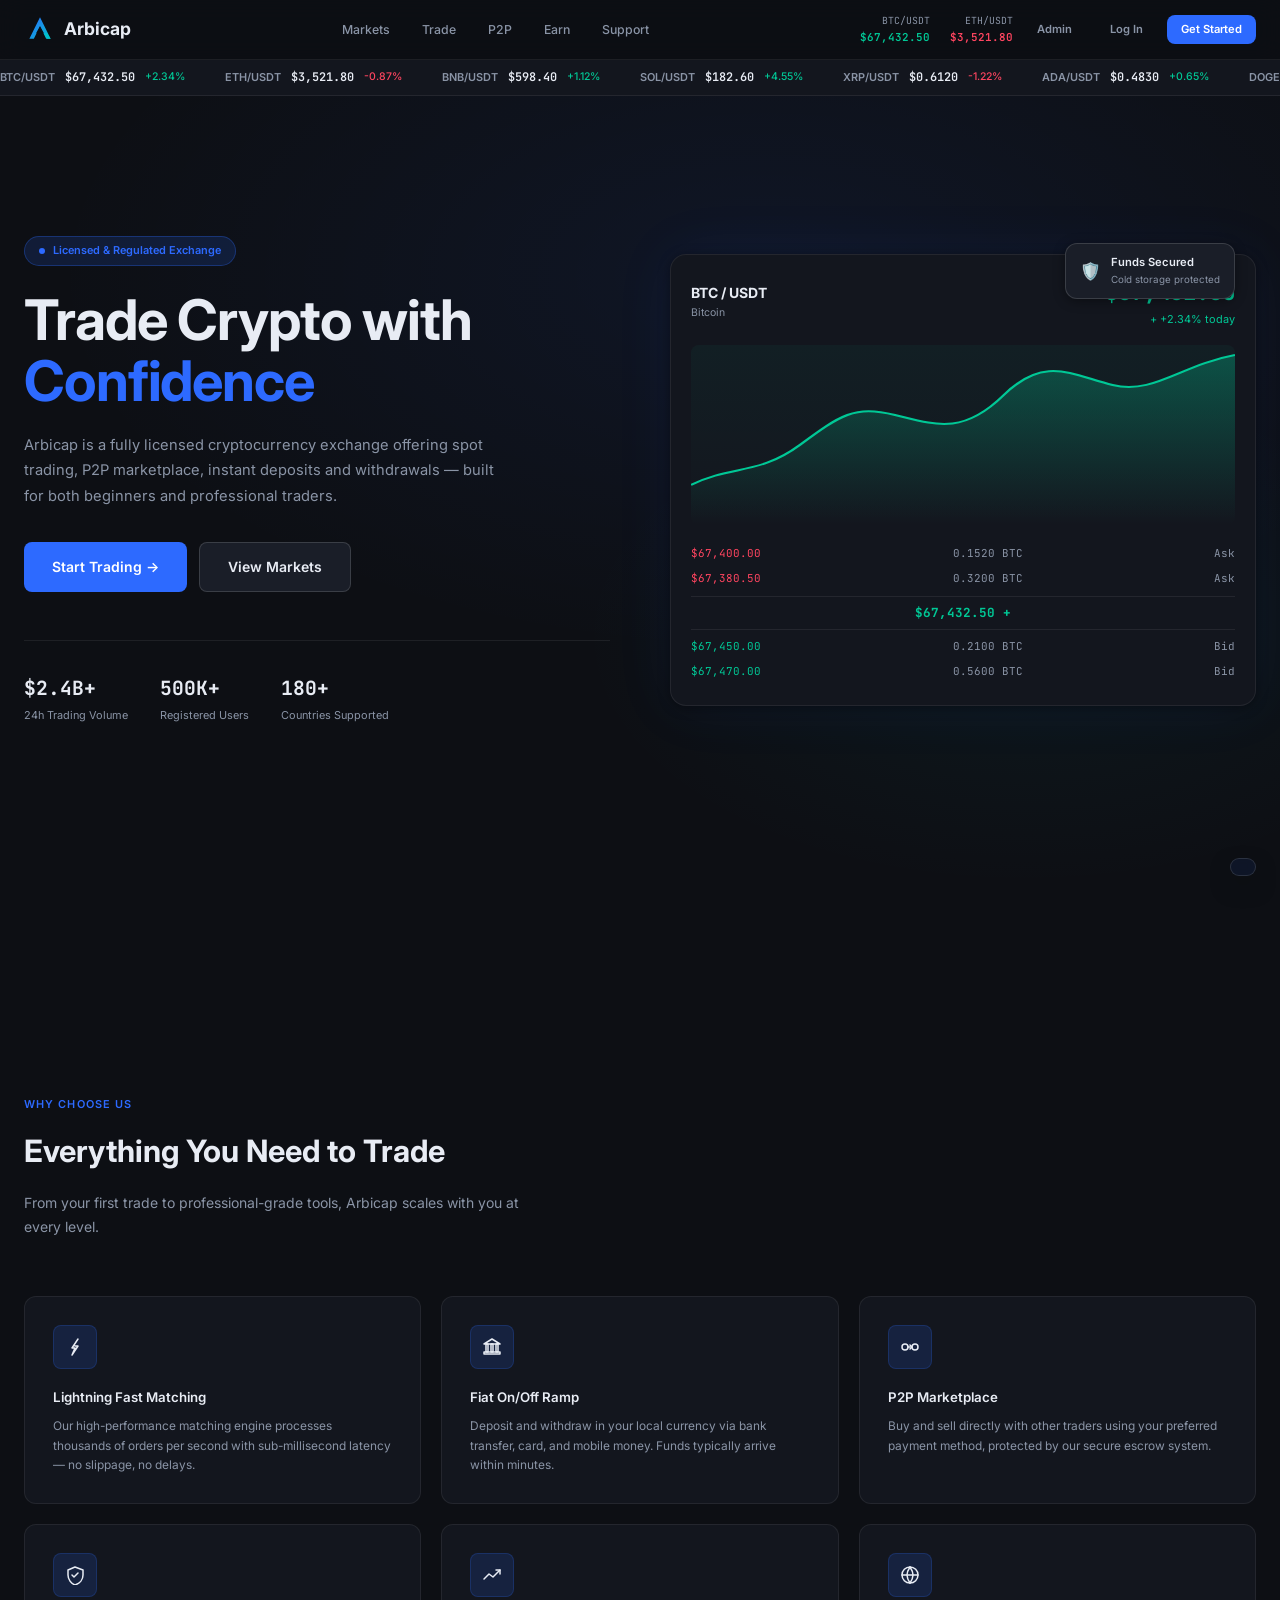
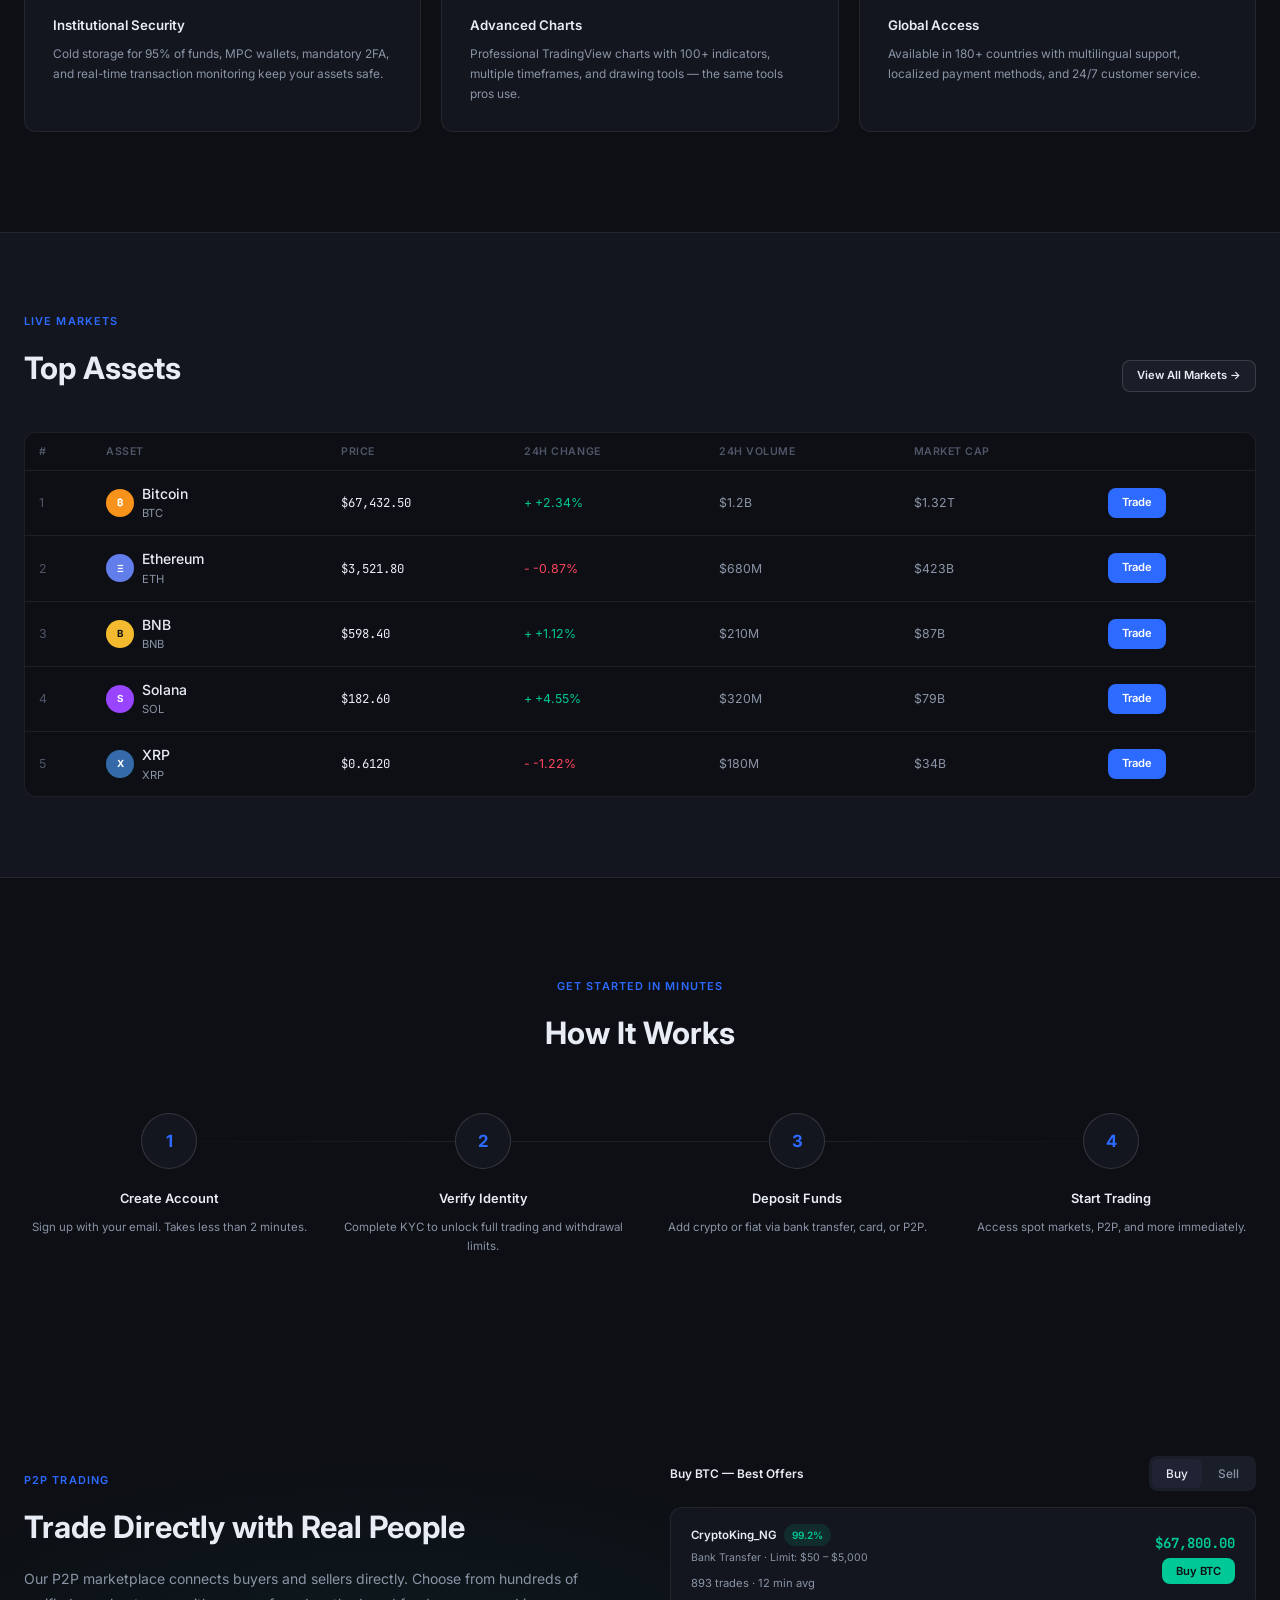
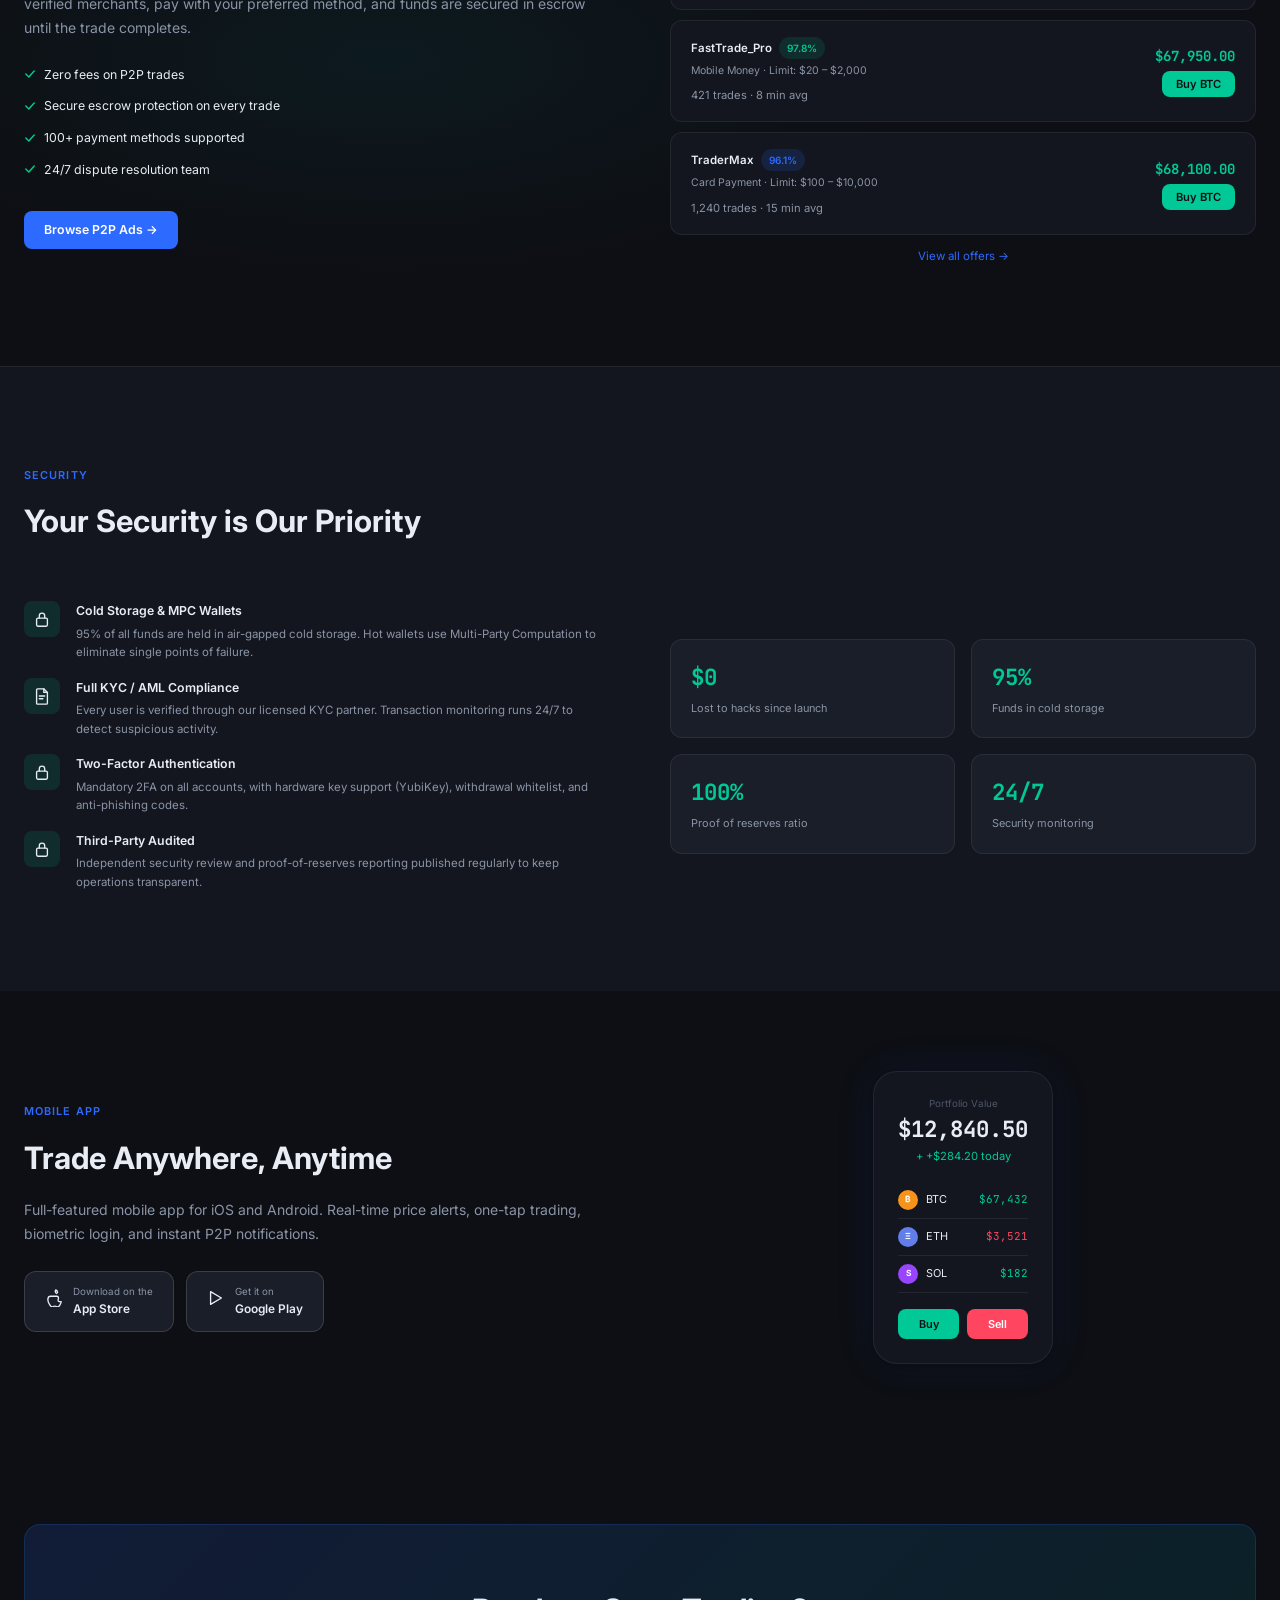
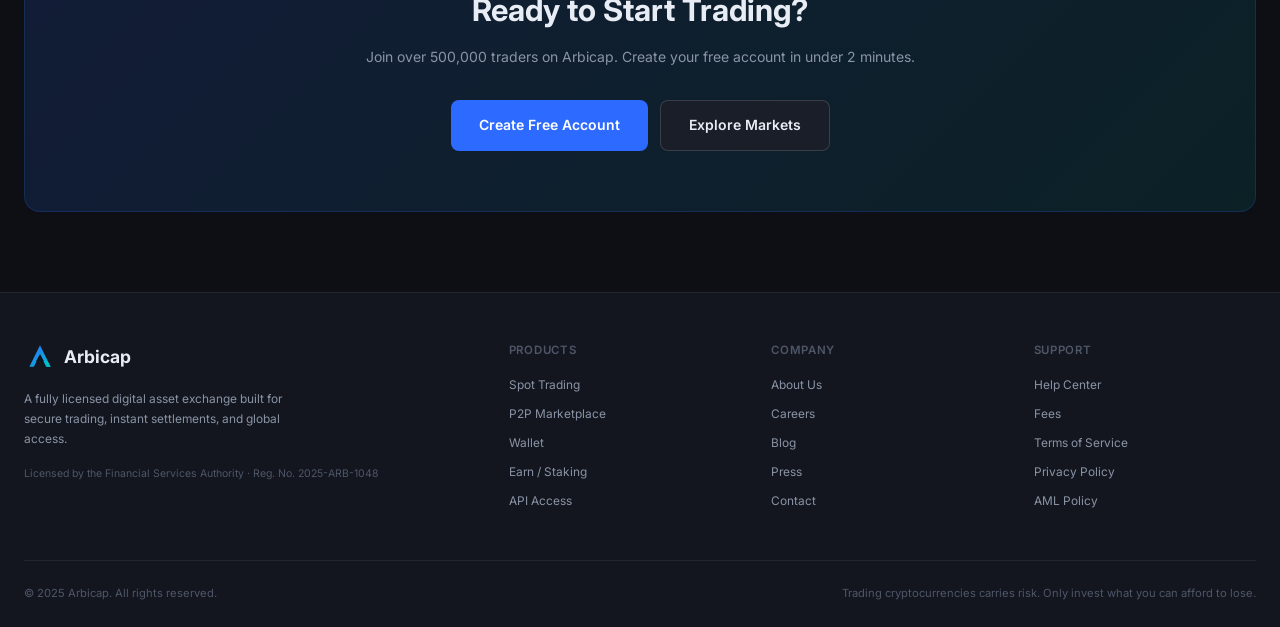
<file: index.html>
<!DOCTYPE html>
<html lang="en">
<head>
  <meta charset="UTF-8" />
  <meta name="viewport" content="width=device-width, initial-scale=1.0" />
  <title>Arbicap — Trade Crypto with Confidence</title>
    <link rel="icon" type="image/svg+xml" href="favicon.svg"/>
  <link rel="apple-touch-icon" href="arbicap-logo.png"/>
  <meta name="theme-color" content="#0D0F14"/>
  <link rel="stylesheet" href="style.css" />
  <style>
    /* ── HERO ── */
    .hero {
      min-height: 100vh; padding-top: 60px;
      display: flex; flex-direction: column;
      background: radial-gradient(ellipse 80% 60% at 60% 20%, rgba(45,106,255,0.08) 0%, transparent 70%),
                  radial-gradient(ellipse 50% 40% at 80% 60%, rgba(0,194,203,0.05) 0%, transparent 70%);
    }
    .hero-inner {
      flex: 1; display: grid; grid-template-columns: 1fr 1fr;
      align-items: center; gap: 60px; padding: 80px 0 60px;
    }
    .hero-eyebrow {
      display: inline-flex; align-items: center; gap: 8px;
      background: var(--accent-glow); border: 1px solid rgba(45,106,255,0.3);
      padding: 5px 14px; border-radius: var(--radius-pill);
      font-size: 0.78rem; font-weight: 600; color: var(--accent); margin-bottom: 24px;
    }
    .hero-eyebrow .dot { width: 6px; height: 6px; border-radius: 50%; background: var(--accent); animation: pulse 2s infinite; }
    @keyframes pulse { 0%,100%{opacity:1;} 50%{opacity:0.4;} }
    .hero h1 { margin-bottom: 20px; }
    .hero h1 span { color: var(--accent); }
    .hero-desc { font-size: 1.05rem; color: var(--text-secondary); line-height: 1.75; margin-bottom: 32px; max-width: 480px; }
    .hero-cta { display: flex; gap: 12px; flex-wrap: wrap; margin-bottom: 48px; }
    .hero-stats { display: flex; gap: 32px; padding-top: 32px; border-top: 1px solid var(--border); }
    .hero-stat-value { font-family: var(--font-mono); font-size: 1.4rem; font-weight: 700; }
    .hero-stat-label { font-size: 0.78rem; color: var(--text-secondary); margin-top: 2px; }

    /* ── HERO CHART MOCKUP ── */
    .hero-visual {
      background: var(--bg-surface); border: 1px solid var(--border);
      border-radius: var(--radius-xl); padding: 20px; position: relative;
      box-shadow: var(--shadow-card), 0 0 60px rgba(45,106,255,0.08);
    }
    .hero-visual-header { display: flex; justify-content: space-between; align-items: center; margin-bottom: 16px; }
    .hero-visual-pair { font-weight: 700; font-size: 1rem; }
    .hero-visual-price { font-family: var(--font-mono); font-size: 1.6rem; font-weight: 700; color: var(--green); }
    .chart-placeholder {
      height: 180px; border-radius: var(--radius);
      background: linear-gradient(180deg, rgba(0,200,150,0.05) 0%, transparent 100%);
      position: relative; overflow: hidden;
    }
    .chart-svg { width: 100%; height: 100%; }
    .mini-order-book { margin-top: 16px; }
    .mob-row { display: flex; justify-content: space-between; font-family: var(--font-mono); font-size: 0.78rem; padding: 4px 0; }
    .float-badge {
      position: absolute; top: -12px; right: 20px;
      background: var(--bg-elevated); border: 1px solid var(--border-strong);
      border-radius: var(--radius-lg); padding: 10px 14px;
      box-shadow: var(--shadow-card); display: flex; align-items: center; gap: 10px;
    }
    .float-badge .badge-icon { font-size: 1.2rem; }

    /* ── FEATURES ── */
    .features { padding: 100px 0; }
    .section-eyebrow { font-size: 0.78rem; font-weight: 600; letter-spacing: 0.1em; text-transform: uppercase; color: var(--accent); margin-bottom: 12px; }
    .section-title { font-size: clamp(1.6rem, 3vw, 2.2rem); font-weight: 700; margin-bottom: 16px; }
    .section-desc { font-size: 1rem; color: var(--text-secondary); max-width: 520px; line-height: 1.75; }
    .features-grid { margin-top: 56px; display: grid; grid-template-columns: repeat(3, 1fr); gap: 20px; }
    .feature-card {
      background: var(--bg-surface); border: 1px solid var(--border);
      border-radius: var(--radius-lg); padding: 28px;
      transition: border-color 0.2s, transform 0.2s;
    }
    .feature-card:hover { border-color: var(--border-strong); transform: translateY(-2px); }
    .feature-icon {
      width: 44px; height: 44px; border-radius: var(--radius);
      background: var(--accent-glow); border: 1px solid rgba(45,106,255,0.2);
      display: flex; align-items: center; justify-content: center;
      font-size: 1.3rem; margin-bottom: 18px;
    }
    .feature-card h3 { font-size: 0.95rem; font-weight: 600; margin-bottom: 8px; }
    .feature-card p { font-size: 0.85rem; color: var(--text-secondary); line-height: 1.65; }

    /* ── MARKETS PREVIEW ── */
    .markets-preview { padding: 80px 0; background: var(--bg-surface); border-top: 1px solid var(--border); border-bottom: 1px solid var(--border); }
    .markets-table-wrap { margin-top: 40px; background: var(--bg-base); border: 1px solid var(--border); border-radius: var(--radius-lg); overflow: hidden; }

    /* ── HOW IT WORKS ── */
    .how { padding: 100px 0; }
    .how-steps { display: grid; grid-template-columns: repeat(4, 1fr); gap: 24px; margin-top: 56px; position: relative; }
    .how-steps::before {
      content: ''; position: absolute; top: 28px; left: 10%; right: 10%; height: 1px;
      background: linear-gradient(90deg, transparent, var(--border), var(--border), transparent);
    }
    .how-step { text-align: center; position: relative; }
    .how-step-num {
      width: 56px; height: 56px; border-radius: 50%; margin: 0 auto 20px;
      background: var(--bg-surface); border: 1px solid var(--border-strong);
      display: flex; align-items: center; justify-content: center;
      font-size: 1.2rem; font-weight: 700; color: var(--accent);
      position: relative; z-index: 1;
    }
    .how-step h3 { font-size: 0.92rem; font-weight: 600; margin-bottom: 8px; }
    .how-step p { font-size: 0.82rem; color: var(--text-secondary); line-height: 1.65; }

    /* ── P2P SECTION ── */
    .p2p-section { padding: 100px 0; background: radial-gradient(ellipse 60% 50% at 30% 50%, rgba(0,194,203,0.06) 0%, transparent 70%); }
    .p2p-inner { display: grid; grid-template-columns: 1fr 1fr; gap: 60px; align-items: center; }
    .p2p-ad-card {
      background: var(--bg-surface); border: 1px solid var(--border);
      border-radius: var(--radius-lg); padding: 16px 20px;
      display: flex; align-items: center; justify-content: space-between;
      margin-bottom: 10px; transition: border-color 0.2s;
    }
    .p2p-ad-card:hover { border-color: var(--border-strong); }
    .p2p-ad-left { display: flex; flex-direction: column; gap: 4px; }
    .p2p-ad-trader { font-size: 0.82rem; font-weight: 600; }
    .p2p-ad-limits { font-size: 0.75rem; color: var(--text-secondary); }
    .p2p-ad-price { font-family: var(--font-mono); font-weight: 700; color: var(--green); font-size: 1rem; }

    /* ── SECURITY ── */
    .security { padding: 100px 0; background: var(--bg-surface); border-top: 1px solid var(--border); }
    .security-grid { display: grid; grid-template-columns: 1fr 1fr; gap: 60px; align-items: center; margin-top: 56px; }
    .security-list { display: flex; flex-direction: column; gap: 16px; }
    .security-item { display: flex; gap: 16px; align-items: flex-start; }
    .security-item-icon {
      width: 36px; height: 36px; border-radius: var(--radius);
      background: var(--green-dim); display: flex; align-items: center; justify-content: center;
      font-size: 1rem; flex-shrink: 0;
    }
    .security-item h4 { font-size: 0.88rem; font-weight: 600; margin-bottom: 4px; }
    .security-item p { font-size: 0.82rem; color: var(--text-secondary); line-height: 1.6; }
    .security-stats { display: grid; grid-template-columns: 1fr 1fr; gap: 16px; }
    .sec-stat { background: var(--bg-elevated); border: 1px solid var(--border); border-radius: var(--radius-lg); padding: 20px; }
    .sec-stat-value { font-family: var(--font-mono); font-size: 1.6rem; font-weight: 700; color: var(--green); }
    .sec-stat-label { font-size: 0.78rem; color: var(--text-secondary); margin-top: 4px; }

    /* ── CTA BANNER ── */
    .cta-banner {
      margin: 80px 0; border-radius: var(--radius-xl);
      background: linear-gradient(135deg, rgba(45,106,255,0.15), rgba(0,194,203,0.1));
      border: 1px solid rgba(45,106,255,0.2);
      padding: 60px 48px; text-align: center;
    }
    .cta-banner h2 { font-size: clamp(1.6rem, 3vw, 2.2rem); font-weight: 700; margin-bottom: 12px; }
    .cta-banner p { color: var(--text-secondary); margin-bottom: 32px; font-size: 1rem; }
    .cta-banner .flex { justify-content: center; gap: 12px; flex-wrap: wrap; }

    /* ── APP DOWNLOAD ── */
    .app-section { padding: 80px 0; }
    .app-inner { display: grid; grid-template-columns: 1fr 1fr; gap: 60px; align-items: center; }
    .app-badges { display: flex; gap: 12px; margin-top: 24px; flex-wrap: wrap; }
    .app-badge {
      display: flex; align-items: center; gap: 10px;
      background: var(--bg-elevated); border: 1px solid var(--border-strong);
      border-radius: var(--radius-lg); padding: 12px 20px;
      font-size: 0.85rem; font-weight: 600; transition: all 0.2s;
    }
    .app-badge:hover { border-color: var(--accent); background: var(--accent-glow); }
    .app-badge-icon { font-size: 1.4rem; }
    .app-badge-sub { font-size: 0.7rem; font-weight: 400; color: var(--text-secondary); display: block; }
    .phone-mockup {
      background: var(--bg-surface); border: 1px solid var(--border);
      border-radius: 24px; padding: 24px; max-width: 260px; margin: 0 auto;
      box-shadow: var(--shadow-card), 0 0 40px rgba(45,106,255,0.1);
    }
    .phone-screen-row { display: flex; justify-content: space-between; align-items: center; padding: 8px 0; border-bottom: 1px solid var(--border); font-size: 0.78rem; }
    .phone-screen-row:last-child { border-bottom: none; }

    @media (max-width: 1024px) {
      .hero-inner,
      .p2p-inner,
      .security-grid,
      .app-inner {
        grid-template-columns: 1fr;
        gap: 32px;
      }
      .features-grid,
      .how-steps {
        grid-template-columns: repeat(2, minmax(0, 1fr));
      }
      .security-stats {
        grid-template-columns: 1fr 1fr;
      }
    }

    @media (max-width: 720px) {
      .hero-inner {
        padding-top: 48px;
      }
      .hero-cta,
      .cta-banner .flex,
      .app-badges { flex-direction: column; align-items: stretch; }
      .hero-cta .btn,
      .cta-banner .flex .btn,
      .app-badge {
        width: 100%;
      }
      .features-grid,
      .how-steps,
      .security-stats {
        grid-template-columns: 1fr;
      }
      .p2p-section,
      .security,
      .app-section,
      .features,
      .how,
      .markets-preview {
        padding-top: 72px;
        padding-bottom: 72px;
      }
      .nav-actions {
        gap: 6px;
      }
      .nav-actions .btn {
        display: none;
      }
    }
  </style>
</head>
<div id="google_translate_element" style="position: fixed; bottom: 24px; right: 24px; z-index: 9999;"></div>

<style>
  /* Forcefully hide Google's translation top frame and reset body push */
  .goog-te-banner-frame, 
  .goog-te-banner, 
  iframe.goog-te-banner-frame {
    display: none !important;
    visibility: hidden !important;
    height: 0 !important;
    width: 0 !important;
    position: absolute !important;
    top: -9999px !important;
  }
  
  body {
    top: 0px !important;
    position: static !important;
    min-height: 100vh !important;
  }

  /* Style the floating widget box to match your dark crypto theme */
  #google_translate_element {
    background: rgba(15, 23, 42, 0.9);
    backdrop-filter: blur(10px);
    border: 1px solid rgba(255, 255, 255, 0.12);
    border-radius: 12px;
    padding: 8px 12px;
    box-shadow: 0 10px 25px -5px rgba(0, 0, 0, 0.5);
    transition: all 0.3s ease;
  }
  #google_translate_element:hover {
    border-color: rgba(59, 130, 246, 0.5);
  }

  /* Style the inner dropdown */
  .goog-te-gadget {
    font-family: inherit !important;
    font-size: 0px !important;
    color: transparent !important;
  }
  .goog-te-gadget select {
    background-color: transparent !important;
    color: #f8fafc !important;
    border: none !important;
    outline: none !important;
    font-family: inherit !important;
    font-size: 13px !important;
    font-weight: 500;
    cursor: pointer;
    padding: 4px 8px;
  }
  .goog-te-gadget select option {
    background-color: #0f172a !important;
    color: #f8fafc !important;
  }

  /* Hide Google's default branding links & tooltips */
  .goog-logo-link, .goog-te-gadget span, .goog-tooltip {
    display: none !important;
  }
  .goog-text-highlight {
    background-color: transparent !important;
    box-shadow: none !important;
  }
</style>

<script>
  function googleTranslateElementInit() {
    new google.translate.TranslateElement({
      pageLanguage: 'en',
      includedLanguages: 'es,fr,de,ar,zh-CN,pt,ru,ja,ko,tr,hi,it,nl,pl,sv',
      layout: google.translate.TranslateElement.InlineLayout.SIMPLE,
      autoDisplay: false,
    }, 'google_translate_element');
  }

  // Aggressively remove the top banner frame if Google injects it later
  setInterval(function() {
    const banner = document.querySelector('.goog-te-banner-frame');
    if (banner) {
      banner.style.display = 'none';
      banner.remove();
    }
    if (document.body.style.top && document.body.style.top !== '0px') {
      document.body.style.top = '0px';
    }
  }, 100);
</script>
<script src="//translate.google.com/translate_a/element.js?cb=googleTranslateElementInit"></script>
<body>

<!-- ══ NAVBAR ═════════════════════════════════ -->
<nav class="navbar">
  <div class="container">
    <a href="index.html" class="nav-logo">
      <div class="logo-mark" style="background:none;padding:0;width:32px;height:32px;display:inline-flex;align-items:center;"><svg width="28" height="28" viewBox="0 0 100 100" xmlns="http://www.w3.org/2000/svg">
  <defs>
    <linearGradient id="acgrad" x1="0%" y1="0%" x2="100%" y2="100%">
      <stop offset="0%" style="stop-color:#2D6AFF"/>
      <stop offset="100%" style="stop-color:#00C2CB"/>
    </linearGradient>
  </defs>
  <polygon points="50,8 12,85 28,85 50,40 72,85 88,85" fill="url(#acgrad)"/>
  <polygon points="36,65 50,40 64,65 57,65 50,52 43,65" fill="#0D0F14"/>
  <polygon points="64,65 76,85 88,85 75,65" fill="#00C2CB"/>
</svg></div>
      <span data-app-name>Arbicap</span>
    </a>
    <div class="nav-links">
      <a href="markets.html">Markets</a>
      <a href="trade.html">Trade</a>
      <a href="p2p.html">P2P</a>
      <a href="#">Earn</a>
      <a href="#">Support</a>
    </div>
    <div class="nav-actions">
      <div class="nav-ticker">
        <div class="tick-item">
          <span class="tick-pair">BTC/USDT</span>
          <span class="tick-price text-green mono">$67,432.50</span>
        </div>
        <div class="tick-item">
          <span class="tick-pair">ETH/USDT</span>
          <span class="tick-price text-red mono">$3,521.80</span>
        </div>
      </div>
      <a href="admin.html" class="btn btn-ghost btn-sm">Admin</a>
      <a href="login.html" class="btn btn-ghost btn-sm">Log In</a>
      <a href="register.html" class="btn btn-primary btn-sm">Get Started</a>
    </div>
  </div>
</nav>

<!-- ══ TICKER BANNER ══════════════════════════ -->
<div style="padding-top:60px;">
  <div class="ticker-banner">
    <div class="ticker-track" id="ticker-track"></div>
  </div>
</div>

<!-- ══ HERO ══════════════════════════════════ -->
<section class="hero">
  <div class="container">
    <div class="hero-inner">
      <div>
        <div class="hero-eyebrow"><span class="dot"></span> Licensed & Regulated Exchange</div>
        <h1 class="display-xl">Trade Crypto with <span>Confidence</span></h1>
        <p class="hero-desc">
          Arbicap is a fully licensed cryptocurrency exchange offering spot trading, P2P marketplace, instant deposits and withdrawals — built for both beginners and professional traders.
        </p>
        <div class="hero-cta">
          <a href="register.html" class="btn btn-primary btn-lg">Start Trading →</a>
          <a href="markets.html" class="btn btn-secondary btn-lg">View Markets</a>
        </div>
        <div class="hero-stats">
          <div>
            <div class="hero-stat-value">$2.4B+</div>
            <div class="hero-stat-label">24h Trading Volume</div>
          </div>
          <div>
            <div class="hero-stat-value">500K+</div>
            <div class="hero-stat-label">Registered Users</div>
          </div>
          <div>
            <div class="hero-stat-value">180+</div>
            <div class="hero-stat-label">Countries Supported</div>
          </div>
        </div>
      </div>

      <!-- Chart mockup -->
      <div class="hero-visual">
        <div class="float-badge">
          <span class="badge-icon">🛡️</span>
          <div>
            <div style="font-size:0.8rem;font-weight:600;">Funds Secured</div>
            <div style="font-size:0.7rem;color:var(--text-secondary);">Cold storage protected</div>
          </div>
        </div>
        <div class="hero-visual-header">
          <div>
            <div class="hero-visual-pair">BTC / USDT</div>
            <div style="font-size:0.75rem;color:var(--text-secondary);">Bitcoin</div>
          </div>
          <div style="text-align:right;">
            <div class="hero-visual-price">$67,432.50</div>
            <div style="font-size:0.78rem;" class="text-green">+ +2.34% today</div>
          </div>
        </div>
        <div class="chart-placeholder">
          <!-- Decorative SVG chart line -->
          <svg class="chart-svg" viewBox="0 0 400 180" preserveAspectRatio="none">
            <defs>
              <linearGradient id="chartGrad" x1="0" y1="0" x2="0" y2="1">
                <stop offset="0%" stop-color="#00C896" stop-opacity="0.3"/>
                <stop offset="100%" stop-color="#00C896" stop-opacity="0"/>
              </linearGradient>
            </defs>
            <path d="M0,140 C30,120 50,130 80,100 S120,60 150,70 S200,90 230,50 S280,30 310,40 S360,20 400,10" stroke="#00C896" stroke-width="2" fill="none"/>
            <path d="M0,140 C30,120 50,130 80,100 S120,60 150,70 S200,90 230,50 S280,30 310,40 S360,20 400,10 L400,180 L0,180 Z" fill="url(#chartGrad)"/>
          </svg>
        </div>
        <div class="mini-order-book mt-12">
          <div class="mob-row"><span class="text-red">$67,400.00</span><span class="text-secondary">0.1520 BTC</span><span class="text-secondary">Ask</span></div>
          <div class="mob-row"><span class="text-red">$67,380.50</span><span class="text-secondary">0.3200 BTC</span><span class="text-secondary">Ask</span></div>
          <div style="text-align:center;font-family:var(--font-mono);font-size:0.9rem;font-weight:700;padding:6px;color:var(--green);border-top:1px solid var(--border);border-bottom:1px solid var(--border);margin:4px 0;">$67,432.50 +</div>
          <div class="mob-row"><span class="text-green">$67,450.00</span><span class="text-secondary">0.2100 BTC</span><span class="text-secondary">Bid</span></div>
          <div class="mob-row"><span class="text-green">$67,470.00</span><span class="text-secondary">0.5600 BTC</span><span class="text-secondary">Bid</span></div>
        </div>
      </div>
    </div>
  </div>
</section>

<!-- ══ FEATURES ══════════════════════════════ -->
<section class="features">
  <div class="container">
    <div class="section-eyebrow">Why choose us</div>
    <h2 class="section-title">Everything You Need to Trade</h2>
    <p class="section-desc">From your first trade to professional-grade tools, Arbicap scales with you at every level.</p>
    <div class="features-grid">
      <div class="feature-card">
        <div class="feature-icon"><svg width="20" height="20" viewBox="0 0 20 20" fill="none" stroke="currentColor" stroke-width="1.5" stroke-linecap="round" stroke-linejoin="round"><polyline points="13,2 7,11 10,11 7,18 13,9 10,9"/></svg></div>
        <h3>Lightning Fast Matching</h3>
        <p>Our high-performance matching engine processes thousands of orders per second with sub-millisecond latency — no slippage, no delays.</p>
      </div>
      <div class="feature-card">
        <div class="feature-icon"><svg width="20" height="20" viewBox="0 0 20 20" fill="none" stroke="currentColor" stroke-width="1.5" stroke-linecap="round" stroke-linejoin="round"><polygon points="10,2 18,7 2,7"/><rect x="4" y="7" width="2" height="8"/><rect x="9" y="7" width="2" height="8"/><rect x="14" y="7" width="2" height="8"/><rect x="2" y="15" width="16" height="2"/></svg></div>
        <h3>Fiat On/Off Ramp</h3>
        <p>Deposit and withdraw in your local currency via bank transfer, card, and mobile money. Funds typically arrive within minutes.</p>
      </div>
      <div class="feature-card">
        <div class="feature-icon"><svg width="20" height="20" viewBox="0 0 20 20" fill="none" stroke="currentColor" stroke-width="1.5" stroke-linecap="round" stroke-linejoin="round"><circle cx="5" cy="10" r="3"/><circle cx="15" cy="10" r="3"/><line x1="8" y1="10" x2="12" y2="10"/><polyline points="10,8 12,10 10,12"/></svg></div>
        <h3>P2P Marketplace</h3>
        <p>Buy and sell directly with other traders using your preferred payment method, protected by our secure escrow system.</p>
      </div>
      <div class="feature-card">
        <div class="feature-icon"><svg width="20" height="20" viewBox="0 0 20 20" fill="none" stroke="currentColor" stroke-width="1.5" stroke-linecap="round" stroke-linejoin="round"><path d="M10 2L3 5v5c0 4.42 3.03 8.56 7 9.93C14.97 18.56 18 14.42 18 10V5L10 2z"/><polyline points="7,10 9,12 13,8"/></svg></div>
        <h3>Institutional Security</h3>
        <p>Cold storage for 95% of funds, MPC wallets, mandatory 2FA, and real-time transaction monitoring keep your assets safe.</p>
      </div>
      <div class="feature-card">
        <div class="feature-icon"><svg width="20" height="20" viewBox="0 0 20 20" fill="none" stroke="currentColor" stroke-width="1.5" stroke-linecap="round" stroke-linejoin="round"><polyline points="2,14 7,9 11,12 18,5"/><polyline points="14,5 18,5 18,9"/></svg></div>
        <h3>Advanced Charts</h3>
        <p>Professional TradingView charts with 100+ indicators, multiple timeframes, and drawing tools — the same tools pros use.</p>
      </div>
      <div class="feature-card">
        <div class="feature-icon"><svg width="20" height="20" viewBox="0 0 20 20" fill="none" stroke="currentColor" stroke-width="1.5" stroke-linecap="round" stroke-linejoin="round"><circle cx="10" cy="10" r="8"/><path d="M10 2c-2 3-3 5-3 8s1 5 3 8"/><path d="M10 2c2 3 3 5 3 8s-1 5-3 8"/><line x1="2" y1="10" x2="18" y2="10"/></svg></div>
        <h3>Global Access</h3>
        <p>Available in 180+ countries with multilingual support, localized payment methods, and 24/7 customer service.</p>
      </div>
    </div>
  </div>
</section>

<!-- ══ MARKETS PREVIEW ════════════════════════ -->
<section class="markets-preview">
  <div class="container">
    <div style="display:flex;justify-content:space-between;align-items:flex-end;flex-wrap:wrap;gap:16px;">
      <div>
        <div class="section-eyebrow">Live Markets</div>
        <h2 class="section-title" style="margin-bottom:0;">Top Assets</h2>
      </div>
      <a href="markets.html" class="btn btn-secondary btn-sm">View All Markets →</a>
    </div>
    <div class="markets-table-wrap">
      <table>
        <thead>
          <tr>
            <th>#</th>
            <th>Asset</th>
            <th>Price</th>
            <th>24h Change</th>
            <th>24h Volume</th>
            <th>Market Cap</th>
            <th></th>
          </tr>
        </thead>
        <tbody>
          <tr>
            <td class="text-muted">1</td>
            <td><div class="flex items-center gap-8"><div class="coin-icon coin-btc">₿</div><div><div class="subheading">Bitcoin</div><div class="caption">BTC</div></div></div></td>
            <td class="mono">$67,432.50</td>
            <td><span class="text-green">+ +2.34%</span></td>
            <td class="text-secondary">$1.2B</td>
            <td class="text-secondary">$1.32T</td>
            <td><a href="trade.html?pair=BTC-USDT" class="btn btn-primary btn-sm">Trade</a></td>
          </tr>
          <tr>
            <td class="text-muted">2</td>
            <td><div class="flex items-center gap-8"><div class="coin-icon coin-eth">Ξ</div><div><div class="subheading">Ethereum</div><div class="caption">ETH</div></div></div></td>
            <td class="mono">$3,521.80</td>
            <td><span class="text-red">- -0.87%</span></td>
            <td class="text-secondary">$680M</td>
            <td class="text-secondary">$423B</td>
            <td><a href="trade.html?pair=ETH-USDT" class="btn btn-primary btn-sm">Trade</a></td>
          </tr>
          <tr>
            <td class="text-muted">3</td>
            <td><div class="flex items-center gap-8"><div class="coin-icon coin-bnb">B</div><div><div class="subheading">BNB</div><div class="caption">BNB</div></div></div></td>
            <td class="mono">$598.40</td>
            <td><span class="text-green">+ +1.12%</span></td>
            <td class="text-secondary">$210M</td>
            <td class="text-secondary">$87B</td>
            <td><a href="trade.html?pair=BNB-USDT" class="btn btn-primary btn-sm">Trade</a></td>
          </tr>
          <tr>
            <td class="text-muted">4</td>
            <td><div class="flex items-center gap-8"><div class="coin-icon coin-sol">S</div><div><div class="subheading">Solana</div><div class="caption">SOL</div></div></div></td>
            <td class="mono">$182.60</td>
            <td><span class="text-green">+ +4.55%</span></td>
            <td class="text-secondary">$320M</td>
            <td class="text-secondary">$79B</td>
            <td><a href="trade.html?pair=SOL-USDT" class="btn btn-primary btn-sm">Trade</a></td>
          </tr>
          <tr>
            <td class="text-muted">5</td>
            <td><div class="flex items-center gap-8"><div class="coin-icon coin-xrp">X</div><div><div class="subheading">XRP</div><div class="caption">XRP</div></div></div></td>
            <td class="mono">$0.6120</td>
            <td><span class="text-red">- -1.22%</span></td>
            <td class="text-secondary">$180M</td>
            <td class="text-secondary">$34B</td>
            <td><a href="trade.html?pair=XRP-USDT" class="btn btn-primary btn-sm">Trade</a></td>
          </tr>
        </tbody>
      </table>
    </div>
  </div>
</section>

<!-- ══ HOW IT WORKS ═══════════════════════════ -->
<section class="how">
  <div class="container">
    <div class="text-center">
      <div class="section-eyebrow">Get started in minutes</div>
      <h2 class="section-title">How It Works</h2>
    </div>
    <div class="how-steps">
      <div class="how-step">
        <div class="how-step-num">1</div>
        <h3>Create Account</h3>
        <p>Sign up with your email. Takes less than 2 minutes.</p>
      </div>
      <div class="how-step">
        <div class="how-step-num">2</div>
        <h3>Verify Identity</h3>
        <p>Complete KYC to unlock full trading and withdrawal limits.</p>
      </div>
      <div class="how-step">
        <div class="how-step-num">3</div>
        <h3>Deposit Funds</h3>
        <p>Add crypto or fiat via bank transfer, card, or P2P.</p>
      </div>
      <div class="how-step">
        <div class="how-step-num">4</div>
        <h3>Start Trading</h3>
        <p>Access spot markets, P2P, and more immediately.</p>
      </div>
    </div>
  </div>
</section>

<!-- ══ P2P SECTION ════════════════════════════ -->
<section class="p2p-section">
  <div class="container">
    <div class="p2p-inner">
      <div>
        <div class="section-eyebrow">P2P Trading</div>
        <h2 class="section-title">Trade Directly with Real People</h2>
        <p style="color:var(--text-secondary);line-height:1.75;margin-bottom:24px;">Our P2P marketplace connects buyers and sellers directly. Choose from hundreds of verified merchants, pay with your preferred method, and funds are secured in escrow until the trade completes.</p>
        <ul style="display:flex;flex-direction:column;gap:12px;margin-bottom:32px;">
          <li class="flex gap-8 items-center"><svg width="12" height="12" viewBox="0 0 20 20" fill="none" stroke="var(--green)" stroke-width="2.5" stroke-linecap="round" stroke-linejoin="round"><polyline points="3,10 8,15 17,5"/></svg> <span style="font-size:0.88rem;">Zero fees on P2P trades</span></li>
          <li class="flex gap-8 items-center"><svg width="12" height="12" viewBox="0 0 20 20" fill="none" stroke="var(--green)" stroke-width="2.5" stroke-linecap="round" stroke-linejoin="round"><polyline points="3,10 8,15 17,5"/></svg> <span style="font-size:0.88rem;">Secure escrow protection on every trade</span></li>
          <li class="flex gap-8 items-center"><svg width="12" height="12" viewBox="0 0 20 20" fill="none" stroke="var(--green)" stroke-width="2.5" stroke-linecap="round" stroke-linejoin="round"><polyline points="3,10 8,15 17,5"/></svg> <span style="font-size:0.88rem;">100+ payment methods supported</span></li>
          <li class="flex gap-8 items-center"><svg width="12" height="12" viewBox="0 0 20 20" fill="none" stroke="var(--green)" stroke-width="2.5" stroke-linecap="round" stroke-linejoin="round"><polyline points="3,10 8,15 17,5"/></svg> <span style="font-size:0.88rem;">24/7 dispute resolution team</span></li>
        </ul>
        <a href="p2p.html" class="btn btn-primary">Browse P2P Ads →</a>
      </div>
      <div>
        <div style="display:flex;justify-content:space-between;align-items:center;margin-bottom:16px;">
          <span style="font-size:0.85rem;font-weight:600;">Buy BTC — Best Offers</span>
          <div class="tabs" style="width:auto;padding:3px;">
            <button class="tab active">Buy</button>
            <button class="tab">Sell</button>
          </div>
        </div>
        <div class="p2p-ad-card">
          <div class="p2p-ad-left">
            <div class="p2p-ad-trader"> CryptoKing_NG <span class="badge badge-green" style="margin-left:4px;">99.2%</span></div>
            <div class="p2p-ad-limits">Bank Transfer · Limit: $50 – $5,000</div>
            <div class="caption mt-4">893 trades · 12 min avg</div>
          </div>
          <div style="text-align:right;">
            <div class="p2p-ad-price">$67,800.00</div>
            <button class="btn btn-green btn-sm mt-4">Buy BTC</button>
          </div>
        </div>
        <div class="p2p-ad-card">
          <div class="p2p-ad-left">
            <div class="p2p-ad-trader"> FastTrade_Pro <span class="badge badge-green" style="margin-left:4px;">97.8%</span></div>
            <div class="p2p-ad-limits">Mobile Money · Limit: $20 – $2,000</div>
            <div class="caption mt-4">421 trades · 8 min avg</div>
          </div>
          <div style="text-align:right;">
            <div class="p2p-ad-price">$67,950.00</div>
            <button class="btn btn-green btn-sm mt-4">Buy BTC</button>
          </div>
        </div>
        <div class="p2p-ad-card">
          <div class="p2p-ad-left">
            <div class="p2p-ad-trader"> TraderMax <span class="badge badge-blue" style="margin-left:4px;">96.1%</span></div>
            <div class="p2p-ad-limits">Card Payment · Limit: $100 – $10,000</div>
            <div class="caption mt-4">1,240 trades · 15 min avg</div>
          </div>
          <div style="text-align:right;">
            <div class="p2p-ad-price">$68,100.00</div>
            <button class="btn btn-green btn-sm mt-4">Buy BTC</button>
          </div>
        </div>
        <a href="p2p.html" style="display:block;text-align:center;font-size:0.82rem;color:var(--accent);margin-top:12px;">View all offers →</a>
      </div>
    </div>
  </div>
</section>

<!-- ══ SECURITY ═══════════════════════════════ -->
<section class="security">
  <div class="container">
    <div class="section-eyebrow">Security</div>
    <h2 class="section-title">Your Security is Our Priority</h2>
    <div class="security-grid">
      <div class="security-list">
        <div class="security-item">
          <div class="security-item-icon"><svg width="18" height="18" viewBox="0 0 20 20" fill="none" stroke="currentColor" stroke-width="1.5" stroke-linecap="round" stroke-linejoin="round"><rect x="4" y="9" width="12" height="9" rx="1.5"/><path d="M7 9V6.5a3 3 0 016 0V9"/></svg></div>
          <div>
            <h4>Cold Storage & MPC Wallets</h4>
            <p>95% of all funds are held in air-gapped cold storage. Hot wallets use Multi-Party Computation to eliminate single points of failure.</p>
          </div>
        </div>
        <div class="security-item">
          <div class="security-item-icon"><svg width="18" height="18" viewBox="0 0 20 20" fill="none" stroke="currentColor" stroke-width="1.5" stroke-linecap="round" stroke-linejoin="round"><path d="M5 2h7l4 4v12a1 1 0 01-1 1H5a1 1 0 01-1-1V3a1 1 0 011-1z"/><polyline points="12,2 12,6 16,6"/><line x1="7" y1="10" x2="13" y2="10"/><line x1="7" y1="13" x2="11" y2="13"/></svg></div>
          <div>
            <h4>Full KYC / AML Compliance</h4>
            <p>Every user is verified through our licensed KYC partner. Transaction monitoring runs 24/7 to detect suspicious activity.</p>
          </div>
        </div>
        <div class="security-item">
          <div class="security-item-icon"><svg width="18" height="18" viewBox="0 0 20 20" fill="none" stroke="currentColor" stroke-width="1.5" stroke-linecap="round" stroke-linejoin="round"><rect x="4" y="9" width="12" height="9" rx="1.5"/><path d="M7 9V6.5a3 3 0 016 0V9"/></svg></div>
          <div>
            <h4>Two-Factor Authentication</h4>
            <p>Mandatory 2FA on all accounts, with hardware key support (YubiKey), withdrawal whitelist, and anti-phishing codes.</p>
          </div>
        </div>
        <div class="security-item">
          <div class="security-item-icon"><svg width="18" height="18" viewBox="0 0 20 20" fill="none" stroke="currentColor" stroke-width="1.5" stroke-linecap="round" stroke-linejoin="round"><rect x="4" y="9" width="12" height="9" rx="1.5"/><path d="M7 9V6.5a3 3 0 016 0V9"/></svg></div>
          <div>
            <h4>Third-Party Audited</h4>
            <p>Independent security review and proof-of-reserves reporting published regularly to keep operations transparent.</p>
          </div>
        </div>
      </div>
      <div class="security-stats">
        <div class="sec-stat">
          <div class="sec-stat-value">$0</div>
          <div class="sec-stat-label">Lost to hacks since launch</div>
        </div>
        <div class="sec-stat">
          <div class="sec-stat-value">95%</div>
          <div class="sec-stat-label">Funds in cold storage</div>
        </div>
        <div class="sec-stat">
          <div class="sec-stat-value">100%</div>
          <div class="sec-stat-label">Proof of reserves ratio</div>
        </div>
        <div class="sec-stat">
          <div class="sec-stat-value">24/7</div>
          <div class="sec-stat-label">Security monitoring</div>
        </div>
      </div>
    </div>
  </div>
</section>

<!-- ══ APP DOWNLOAD ═══════════════════════════ -->
<section class="app-section">
  <div class="container">
    <div class="app-inner">
      <div>
        <div class="section-eyebrow">Mobile App</div>
        <h2 class="section-title">Trade Anywhere, Anytime</h2>
        <p style="color:var(--text-secondary);line-height:1.75;margin-bottom:8px;">
          Full-featured mobile app for iOS and Android. Real-time price alerts, one-tap trading, biometric login, and instant P2P notifications.
        </p>
        <div class="app-badges">
          <a href="#" class="app-badge">
            <span class="app-badge-icon"><svg width="18" height="18" viewBox="0 0 20 20" fill="none" stroke="currentColor" stroke-width="1.5" stroke-linecap="round" stroke-linejoin="round"><path d="M14 4c0-1.5-1-2.5-2-3-1 1.5-.5 3 1 4M6 8c-3 0-4 5-1 9 1 2 2 3 3 3s1.5-1 3-1 2 1 3 1 2-1 3-3c.5-1 1-2 1-3h-2c-1 0-1.5-.5-1.5-1.5S15 11 15 10c0-1-.5-2-2-2H9c-1 0-3 0-3 0z"/></svg></span>
            <div><span class="app-badge-sub">Download on the</span>App Store</div>
          </a>
          <a href="#" class="app-badge">
            <span class="app-badge-icon"><svg width="18" height="18" viewBox="0 0 20 20" fill="none" stroke="currentColor" stroke-width="1.5" stroke-linecap="round" stroke-linejoin="round"><polygon points="4,3 16,10 4,17"/></svg></span>
            <div><span class="app-badge-sub">Get it on</span>Google Play</div>
          </a>
        </div>
      </div>
      <div class="phone-mockup">
        <div style="text-align:center;margin-bottom:16px;">
          <div style="font-size:0.7rem;color:var(--text-muted);">Portfolio Value</div>
          <div style="font-family:var(--font-mono);font-size:1.6rem;font-weight:700;">$12,840.50</div>
          <div class="text-green" style="font-size:0.8rem;">+ +$284.20 today</div>
        </div>
        <div class="phone-screen-row"><span class="flex gap-8 items-center"><span class="coin-icon coin-btc" style="width:20px;height:20px;font-size:0.6rem;">₿</span>BTC</span><span class="mono text-green">$67,432</span></div>
        <div class="phone-screen-row"><span class="flex gap-8 items-center"><span class="coin-icon coin-eth" style="width:20px;height:20px;font-size:0.6rem;">Ξ</span>ETH</span><span class="mono text-red">$3,521</span></div>
        <div class="phone-screen-row"><span class="flex gap-8 items-center"><span class="coin-icon coin-sol" style="width:20px;height:20px;font-size:0.6rem;">S</span>SOL</span><span class="mono text-green">$182</span></div>
        <div style="display:flex;gap:8px;margin-top:16px;">
          <button class="btn btn-green" style="flex:1;font-size:0.78rem;padding:8px;">Buy</button>
          <button class="btn btn-red" style="flex:1;font-size:0.78rem;padding:8px;">Sell</button>
        </div>
      </div>
    </div>
  </div>
</section>

<!-- ══ CTA BANNER ════════════════════════════ -->
<div class="container">
  <div class="cta-banner">
    <h2>Ready to Start Trading?</h2>
    <p>Join over 500,000 traders on Arbicap. Create your free account in under 2 minutes.</p>
    <div class="flex">
      <a href="register.html" class="btn btn-primary btn-lg">Create Free Account</a>
      <a href="markets.html" class="btn btn-secondary btn-lg">Explore Markets</a>
    </div>
  </div>
</div>

<!-- ══ FOOTER ═════════════════════════════════ -->
<footer class="footer">
  <div class="container">
    <div class="footer-grid">
      <div class="footer-brand">
        <a href="index.html" class="nav-logo" style="display:inline-flex;margin-bottom:4px;">
          <div class="logo-mark" style="background:none;padding:0;width:32px;height:32px;display:inline-flex;align-items:center;"><svg width="28" height="28" viewBox="0 0 100 100" xmlns="http://www.w3.org/2000/svg">
  <defs>
    <linearGradient id="acgrad" x1="0%" y1="0%" x2="100%" y2="100%">
      <stop offset="0%" style="stop-color:#2D6AFF"/>
      <stop offset="100%" style="stop-color:#00C2CB"/>
    </linearGradient>
  </defs>
  <polygon points="50,8 12,85 28,85 50,40 72,85 88,85" fill="url(#acgrad)"/>
  <polygon points="36,65 50,40 64,65 57,65 50,52 43,65" fill="#0D0F14"/>
  <polygon points="64,65 76,85 88,85 75,65" fill="#00C2CB"/>
</svg></div>
          <span data-app-name>Arbicap</span>
        </a>
        <p>A fully licensed digital asset exchange built for secure trading, instant settlements, and global access.</p>
        <div style="margin-top:16px;font-size:0.75rem;color:var(--text-muted);">Licensed by the Financial Services Authority · Reg. No. 2025-ARB-1048</div>
      </div>
      <div class="footer-col">
        <h4>Products</h4>
        <a href="trade.html">Spot Trading</a>
        <a href="p2p.html">P2P Marketplace</a>
        <a href="wallet.html">Wallet</a>
        <a href="#">Earn / Staking</a>
        <a href="#">API Access</a>
      </div>
      <div class="footer-col">
        <h4>Company</h4>
        <a href="#">About Us</a>
        <a href="#">Careers</a>
        <a href="#">Blog</a>
        <a href="#">Press</a>
        <a href="#">Contact</a>
      </div>
      <div class="footer-col">
        <h4>Support</h4>
        <a href="#">Help Center</a>
        <a href="#">Fees</a>
        <a href="#">Terms of Service</a>
        <a href="#">Privacy Policy</a>
        <a href="#">AML Policy</a>
      </div>
    </div>
    <div class="footer-bottom">
      <p>© 2025 Arbicap. All rights reserved.</p>
      <p>Trading cryptocurrencies carries risk. Only invest what you can afford to lose.</p>
    </div>
  </div>
</footer>

<script src="icons.js"></script>
<script src="app.js"></script>
</body>
</html>
</file>
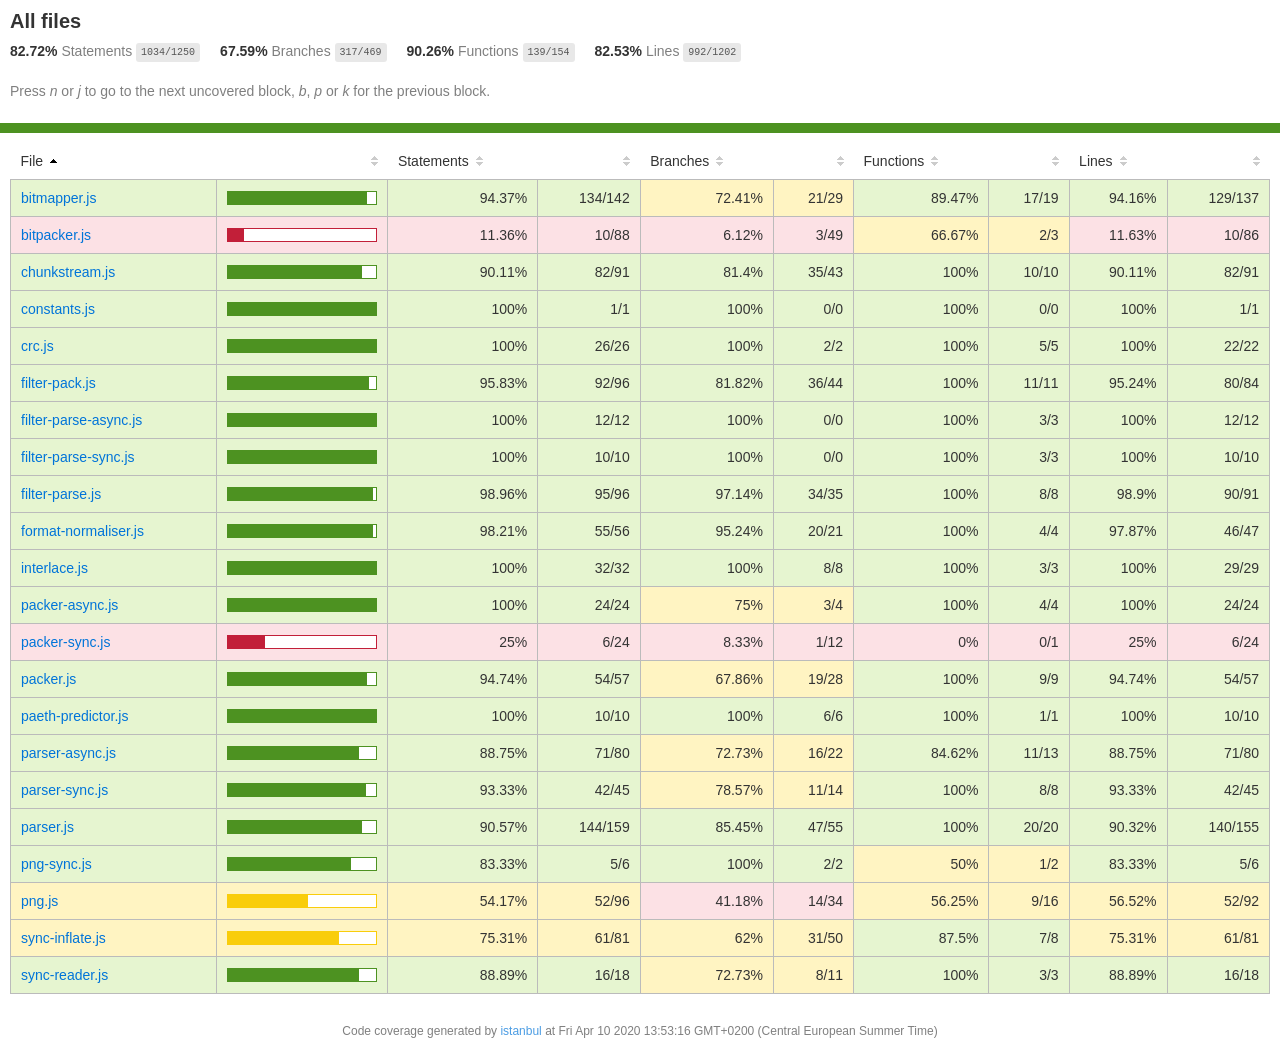
<file: node_modules/pngjs/coverage/lcov-report/index.html>
<!doctype html>
<html lang="en">

<head>
    <title>Code coverage report for All files</title>
    <meta charset="utf-8" />
    <link rel="stylesheet" href="prettify.css" />
    <link rel="stylesheet" href="base.css" />
    <link rel="shortcut icon" type="image/x-icon" href="favicon.png" />
    <meta name="viewport" content="width=device-width, initial-scale=1" />
    <style type='text/css'>
        .coverage-summary .sorter {
            background-image: url(sort-arrow-sprite.png);
        }
    </style>
</head>
    
<body>
<div class='wrapper'>
    <div class='pad1'>
        <h1>All files</h1>
        <div class='clearfix'>
            
            <div class='fl pad1y space-right2'>
                <span class="strong">82.72% </span>
                <span class="quiet">Statements</span>
                <span class='fraction'>1034/1250</span>
            </div>
        
            
            <div class='fl pad1y space-right2'>
                <span class="strong">67.59% </span>
                <span class="quiet">Branches</span>
                <span class='fraction'>317/469</span>
            </div>
        
            
            <div class='fl pad1y space-right2'>
                <span class="strong">90.26% </span>
                <span class="quiet">Functions</span>
                <span class='fraction'>139/154</span>
            </div>
        
            
            <div class='fl pad1y space-right2'>
                <span class="strong">82.53% </span>
                <span class="quiet">Lines</span>
                <span class='fraction'>992/1202</span>
            </div>
        
            
        </div>
        <p class="quiet">
            Press <em>n</em> or <em>j</em> to go to the next uncovered block, <em>b</em>, <em>p</em> or <em>k</em> for the previous block.
        </p>
    </div>
    <div class='status-line high'></div>
    <div class="pad1">
<table class="coverage-summary">
<thead>
<tr>
   <th data-col="file" data-fmt="html" data-html="true" class="file">File</th>
   <th data-col="pic" data-type="number" data-fmt="html" data-html="true" class="pic"></th>
   <th data-col="statements" data-type="number" data-fmt="pct" class="pct">Statements</th>
   <th data-col="statements_raw" data-type="number" data-fmt="html" class="abs"></th>
   <th data-col="branches" data-type="number" data-fmt="pct" class="pct">Branches</th>
   <th data-col="branches_raw" data-type="number" data-fmt="html" class="abs"></th>
   <th data-col="functions" data-type="number" data-fmt="pct" class="pct">Functions</th>
   <th data-col="functions_raw" data-type="number" data-fmt="html" class="abs"></th>
   <th data-col="lines" data-type="number" data-fmt="pct" class="pct">Lines</th>
   <th data-col="lines_raw" data-type="number" data-fmt="html" class="abs"></th>
</tr>
</thead>
<tbody><tr>
	<td class="file high" data-value="bitmapper.js"><a href="bitmapper.js.html">bitmapper.js</a></td>
	<td data-value="94.37" class="pic high">
	<div class="chart"><div class="cover-fill" style="width: 94%"></div><div class="cover-empty" style="width: 6%"></div></div>
	</td>
	<td data-value="94.37" class="pct high">94.37%</td>
	<td data-value="142" class="abs high">134/142</td>
	<td data-value="72.41" class="pct medium">72.41%</td>
	<td data-value="29" class="abs medium">21/29</td>
	<td data-value="89.47" class="pct high">89.47%</td>
	<td data-value="19" class="abs high">17/19</td>
	<td data-value="94.16" class="pct high">94.16%</td>
	<td data-value="137" class="abs high">129/137</td>
	</tr>

<tr>
	<td class="file low" data-value="bitpacker.js"><a href="bitpacker.js.html">bitpacker.js</a></td>
	<td data-value="11.36" class="pic low">
	<div class="chart"><div class="cover-fill" style="width: 11%"></div><div class="cover-empty" style="width: 89%"></div></div>
	</td>
	<td data-value="11.36" class="pct low">11.36%</td>
	<td data-value="88" class="abs low">10/88</td>
	<td data-value="6.12" class="pct low">6.12%</td>
	<td data-value="49" class="abs low">3/49</td>
	<td data-value="66.67" class="pct medium">66.67%</td>
	<td data-value="3" class="abs medium">2/3</td>
	<td data-value="11.63" class="pct low">11.63%</td>
	<td data-value="86" class="abs low">10/86</td>
	</tr>

<tr>
	<td class="file high" data-value="chunkstream.js"><a href="chunkstream.js.html">chunkstream.js</a></td>
	<td data-value="90.11" class="pic high">
	<div class="chart"><div class="cover-fill" style="width: 90%"></div><div class="cover-empty" style="width: 10%"></div></div>
	</td>
	<td data-value="90.11" class="pct high">90.11%</td>
	<td data-value="91" class="abs high">82/91</td>
	<td data-value="81.4" class="pct high">81.4%</td>
	<td data-value="43" class="abs high">35/43</td>
	<td data-value="100" class="pct high">100%</td>
	<td data-value="10" class="abs high">10/10</td>
	<td data-value="90.11" class="pct high">90.11%</td>
	<td data-value="91" class="abs high">82/91</td>
	</tr>

<tr>
	<td class="file high" data-value="constants.js"><a href="constants.js.html">constants.js</a></td>
	<td data-value="100" class="pic high">
	<div class="chart"><div class="cover-fill cover-full" style="width: 100%"></div><div class="cover-empty" style="width: 0%"></div></div>
	</td>
	<td data-value="100" class="pct high">100%</td>
	<td data-value="1" class="abs high">1/1</td>
	<td data-value="100" class="pct high">100%</td>
	<td data-value="0" class="abs high">0/0</td>
	<td data-value="100" class="pct high">100%</td>
	<td data-value="0" class="abs high">0/0</td>
	<td data-value="100" class="pct high">100%</td>
	<td data-value="1" class="abs high">1/1</td>
	</tr>

<tr>
	<td class="file high" data-value="crc.js"><a href="crc.js.html">crc.js</a></td>
	<td data-value="100" class="pic high">
	<div class="chart"><div class="cover-fill cover-full" style="width: 100%"></div><div class="cover-empty" style="width: 0%"></div></div>
	</td>
	<td data-value="100" class="pct high">100%</td>
	<td data-value="26" class="abs high">26/26</td>
	<td data-value="100" class="pct high">100%</td>
	<td data-value="2" class="abs high">2/2</td>
	<td data-value="100" class="pct high">100%</td>
	<td data-value="5" class="abs high">5/5</td>
	<td data-value="100" class="pct high">100%</td>
	<td data-value="22" class="abs high">22/22</td>
	</tr>

<tr>
	<td class="file high" data-value="filter-pack.js"><a href="filter-pack.js.html">filter-pack.js</a></td>
	<td data-value="95.83" class="pic high">
	<div class="chart"><div class="cover-fill" style="width: 95%"></div><div class="cover-empty" style="width: 5%"></div></div>
	</td>
	<td data-value="95.83" class="pct high">95.83%</td>
	<td data-value="96" class="abs high">92/96</td>
	<td data-value="81.82" class="pct high">81.82%</td>
	<td data-value="44" class="abs high">36/44</td>
	<td data-value="100" class="pct high">100%</td>
	<td data-value="11" class="abs high">11/11</td>
	<td data-value="95.24" class="pct high">95.24%</td>
	<td data-value="84" class="abs high">80/84</td>
	</tr>

<tr>
	<td class="file high" data-value="filter-parse-async.js"><a href="filter-parse-async.js.html">filter-parse-async.js</a></td>
	<td data-value="100" class="pic high">
	<div class="chart"><div class="cover-fill cover-full" style="width: 100%"></div><div class="cover-empty" style="width: 0%"></div></div>
	</td>
	<td data-value="100" class="pct high">100%</td>
	<td data-value="12" class="abs high">12/12</td>
	<td data-value="100" class="pct high">100%</td>
	<td data-value="0" class="abs high">0/0</td>
	<td data-value="100" class="pct high">100%</td>
	<td data-value="3" class="abs high">3/3</td>
	<td data-value="100" class="pct high">100%</td>
	<td data-value="12" class="abs high">12/12</td>
	</tr>

<tr>
	<td class="file high" data-value="filter-parse-sync.js"><a href="filter-parse-sync.js.html">filter-parse-sync.js</a></td>
	<td data-value="100" class="pic high">
	<div class="chart"><div class="cover-fill cover-full" style="width: 100%"></div><div class="cover-empty" style="width: 0%"></div></div>
	</td>
	<td data-value="100" class="pct high">100%</td>
	<td data-value="10" class="abs high">10/10</td>
	<td data-value="100" class="pct high">100%</td>
	<td data-value="0" class="abs high">0/0</td>
	<td data-value="100" class="pct high">100%</td>
	<td data-value="3" class="abs high">3/3</td>
	<td data-value="100" class="pct high">100%</td>
	<td data-value="10" class="abs high">10/10</td>
	</tr>

<tr>
	<td class="file high" data-value="filter-parse.js"><a href="filter-parse.js.html">filter-parse.js</a></td>
	<td data-value="98.96" class="pic high">
	<div class="chart"><div class="cover-fill" style="width: 98%"></div><div class="cover-empty" style="width: 2%"></div></div>
	</td>
	<td data-value="98.96" class="pct high">98.96%</td>
	<td data-value="96" class="abs high">95/96</td>
	<td data-value="97.14" class="pct high">97.14%</td>
	<td data-value="35" class="abs high">34/35</td>
	<td data-value="100" class="pct high">100%</td>
	<td data-value="8" class="abs high">8/8</td>
	<td data-value="98.9" class="pct high">98.9%</td>
	<td data-value="91" class="abs high">90/91</td>
	</tr>

<tr>
	<td class="file high" data-value="format-normaliser.js"><a href="format-normaliser.js.html">format-normaliser.js</a></td>
	<td data-value="98.21" class="pic high">
	<div class="chart"><div class="cover-fill" style="width: 98%"></div><div class="cover-empty" style="width: 2%"></div></div>
	</td>
	<td data-value="98.21" class="pct high">98.21%</td>
	<td data-value="56" class="abs high">55/56</td>
	<td data-value="95.24" class="pct high">95.24%</td>
	<td data-value="21" class="abs high">20/21</td>
	<td data-value="100" class="pct high">100%</td>
	<td data-value="4" class="abs high">4/4</td>
	<td data-value="97.87" class="pct high">97.87%</td>
	<td data-value="47" class="abs high">46/47</td>
	</tr>

<tr>
	<td class="file high" data-value="interlace.js"><a href="interlace.js.html">interlace.js</a></td>
	<td data-value="100" class="pic high">
	<div class="chart"><div class="cover-fill cover-full" style="width: 100%"></div><div class="cover-empty" style="width: 0%"></div></div>
	</td>
	<td data-value="100" class="pct high">100%</td>
	<td data-value="32" class="abs high">32/32</td>
	<td data-value="100" class="pct high">100%</td>
	<td data-value="8" class="abs high">8/8</td>
	<td data-value="100" class="pct high">100%</td>
	<td data-value="3" class="abs high">3/3</td>
	<td data-value="100" class="pct high">100%</td>
	<td data-value="29" class="abs high">29/29</td>
	</tr>

<tr>
	<td class="file high" data-value="packer-async.js"><a href="packer-async.js.html">packer-async.js</a></td>
	<td data-value="100" class="pic high">
	<div class="chart"><div class="cover-fill cover-full" style="width: 100%"></div><div class="cover-empty" style="width: 0%"></div></div>
	</td>
	<td data-value="100" class="pct high">100%</td>
	<td data-value="24" class="abs high">24/24</td>
	<td data-value="75" class="pct medium">75%</td>
	<td data-value="4" class="abs medium">3/4</td>
	<td data-value="100" class="pct high">100%</td>
	<td data-value="4" class="abs high">4/4</td>
	<td data-value="100" class="pct high">100%</td>
	<td data-value="24" class="abs high">24/24</td>
	</tr>

<tr>
	<td class="file low" data-value="packer-sync.js"><a href="packer-sync.js.html">packer-sync.js</a></td>
	<td data-value="25" class="pic low">
	<div class="chart"><div class="cover-fill" style="width: 25%"></div><div class="cover-empty" style="width: 75%"></div></div>
	</td>
	<td data-value="25" class="pct low">25%</td>
	<td data-value="24" class="abs low">6/24</td>
	<td data-value="8.33" class="pct low">8.33%</td>
	<td data-value="12" class="abs low">1/12</td>
	<td data-value="0" class="pct low">0%</td>
	<td data-value="1" class="abs low">0/1</td>
	<td data-value="25" class="pct low">25%</td>
	<td data-value="24" class="abs low">6/24</td>
	</tr>

<tr>
	<td class="file high" data-value="packer.js"><a href="packer.js.html">packer.js</a></td>
	<td data-value="94.74" class="pic high">
	<div class="chart"><div class="cover-fill" style="width: 94%"></div><div class="cover-empty" style="width: 6%"></div></div>
	</td>
	<td data-value="94.74" class="pct high">94.74%</td>
	<td data-value="57" class="abs high">54/57</td>
	<td data-value="67.86" class="pct medium">67.86%</td>
	<td data-value="28" class="abs medium">19/28</td>
	<td data-value="100" class="pct high">100%</td>
	<td data-value="9" class="abs high">9/9</td>
	<td data-value="94.74" class="pct high">94.74%</td>
	<td data-value="57" class="abs high">54/57</td>
	</tr>

<tr>
	<td class="file high" data-value="paeth-predictor.js"><a href="paeth-predictor.js.html">paeth-predictor.js</a></td>
	<td data-value="100" class="pic high">
	<div class="chart"><div class="cover-fill cover-full" style="width: 100%"></div><div class="cover-empty" style="width: 0%"></div></div>
	</td>
	<td data-value="100" class="pct high">100%</td>
	<td data-value="10" class="abs high">10/10</td>
	<td data-value="100" class="pct high">100%</td>
	<td data-value="6" class="abs high">6/6</td>
	<td data-value="100" class="pct high">100%</td>
	<td data-value="1" class="abs high">1/1</td>
	<td data-value="100" class="pct high">100%</td>
	<td data-value="10" class="abs high">10/10</td>
	</tr>

<tr>
	<td class="file high" data-value="parser-async.js"><a href="parser-async.js.html">parser-async.js</a></td>
	<td data-value="88.75" class="pic high">
	<div class="chart"><div class="cover-fill" style="width: 88%"></div><div class="cover-empty" style="width: 12%"></div></div>
	</td>
	<td data-value="88.75" class="pct high">88.75%</td>
	<td data-value="80" class="abs high">71/80</td>
	<td data-value="72.73" class="pct medium">72.73%</td>
	<td data-value="22" class="abs medium">16/22</td>
	<td data-value="84.62" class="pct high">84.62%</td>
	<td data-value="13" class="abs high">11/13</td>
	<td data-value="88.75" class="pct high">88.75%</td>
	<td data-value="80" class="abs high">71/80</td>
	</tr>

<tr>
	<td class="file high" data-value="parser-sync.js"><a href="parser-sync.js.html">parser-sync.js</a></td>
	<td data-value="93.33" class="pic high">
	<div class="chart"><div class="cover-fill" style="width: 93%"></div><div class="cover-empty" style="width: 7%"></div></div>
	</td>
	<td data-value="93.33" class="pct high">93.33%</td>
	<td data-value="45" class="abs high">42/45</td>
	<td data-value="78.57" class="pct medium">78.57%</td>
	<td data-value="14" class="abs medium">11/14</td>
	<td data-value="100" class="pct high">100%</td>
	<td data-value="8" class="abs high">8/8</td>
	<td data-value="93.33" class="pct high">93.33%</td>
	<td data-value="45" class="abs high">42/45</td>
	</tr>

<tr>
	<td class="file high" data-value="parser.js"><a href="parser.js.html">parser.js</a></td>
	<td data-value="90.57" class="pic high">
	<div class="chart"><div class="cover-fill" style="width: 90%"></div><div class="cover-empty" style="width: 10%"></div></div>
	</td>
	<td data-value="90.57" class="pct high">90.57%</td>
	<td data-value="159" class="abs high">144/159</td>
	<td data-value="85.45" class="pct high">85.45%</td>
	<td data-value="55" class="abs high">47/55</td>
	<td data-value="100" class="pct high">100%</td>
	<td data-value="20" class="abs high">20/20</td>
	<td data-value="90.32" class="pct high">90.32%</td>
	<td data-value="155" class="abs high">140/155</td>
	</tr>

<tr>
	<td class="file high" data-value="png-sync.js"><a href="png-sync.js.html">png-sync.js</a></td>
	<td data-value="83.33" class="pic high">
	<div class="chart"><div class="cover-fill" style="width: 83%"></div><div class="cover-empty" style="width: 17%"></div></div>
	</td>
	<td data-value="83.33" class="pct high">83.33%</td>
	<td data-value="6" class="abs high">5/6</td>
	<td data-value="100" class="pct high">100%</td>
	<td data-value="2" class="abs high">2/2</td>
	<td data-value="50" class="pct medium">50%</td>
	<td data-value="2" class="abs medium">1/2</td>
	<td data-value="83.33" class="pct high">83.33%</td>
	<td data-value="6" class="abs high">5/6</td>
	</tr>

<tr>
	<td class="file medium" data-value="png.js"><a href="png.js.html">png.js</a></td>
	<td data-value="54.17" class="pic medium">
	<div class="chart"><div class="cover-fill" style="width: 54%"></div><div class="cover-empty" style="width: 46%"></div></div>
	</td>
	<td data-value="54.17" class="pct medium">54.17%</td>
	<td data-value="96" class="abs medium">52/96</td>
	<td data-value="41.18" class="pct low">41.18%</td>
	<td data-value="34" class="abs low">14/34</td>
	<td data-value="56.25" class="pct medium">56.25%</td>
	<td data-value="16" class="abs medium">9/16</td>
	<td data-value="56.52" class="pct medium">56.52%</td>
	<td data-value="92" class="abs medium">52/92</td>
	</tr>

<tr>
	<td class="file medium" data-value="sync-inflate.js"><a href="sync-inflate.js.html">sync-inflate.js</a></td>
	<td data-value="75.31" class="pic medium">
	<div class="chart"><div class="cover-fill" style="width: 75%"></div><div class="cover-empty" style="width: 25%"></div></div>
	</td>
	<td data-value="75.31" class="pct medium">75.31%</td>
	<td data-value="81" class="abs medium">61/81</td>
	<td data-value="62" class="pct medium">62%</td>
	<td data-value="50" class="abs medium">31/50</td>
	<td data-value="87.5" class="pct high">87.5%</td>
	<td data-value="8" class="abs high">7/8</td>
	<td data-value="75.31" class="pct medium">75.31%</td>
	<td data-value="81" class="abs medium">61/81</td>
	</tr>

<tr>
	<td class="file high" data-value="sync-reader.js"><a href="sync-reader.js.html">sync-reader.js</a></td>
	<td data-value="88.89" class="pic high">
	<div class="chart"><div class="cover-fill" style="width: 88%"></div><div class="cover-empty" style="width: 12%"></div></div>
	</td>
	<td data-value="88.89" class="pct high">88.89%</td>
	<td data-value="18" class="abs high">16/18</td>
	<td data-value="72.73" class="pct medium">72.73%</td>
	<td data-value="11" class="abs medium">8/11</td>
	<td data-value="100" class="pct high">100%</td>
	<td data-value="3" class="abs high">3/3</td>
	<td data-value="88.89" class="pct high">88.89%</td>
	<td data-value="18" class="abs high">16/18</td>
	</tr>

</tbody>
</table>
</div>
                <div class='push'></div><!-- for sticky footer -->
            </div><!-- /wrapper -->
            <div class='footer quiet pad2 space-top1 center small'>
                Code coverage generated by
                <a href="https://istanbul.js.org/" target="_blank">istanbul</a>
                at Fri Apr 10 2020 13:53:16 GMT+0200 (Central European Summer Time)
            </div>
        </div>
        <script src="prettify.js"></script>
        <script>
            window.onload = function () {
                prettyPrint();
            };
        </script>
        <script src="sorter.js"></script>
        <script src="block-navigation.js"></script>
    </body>
</html>
</file>
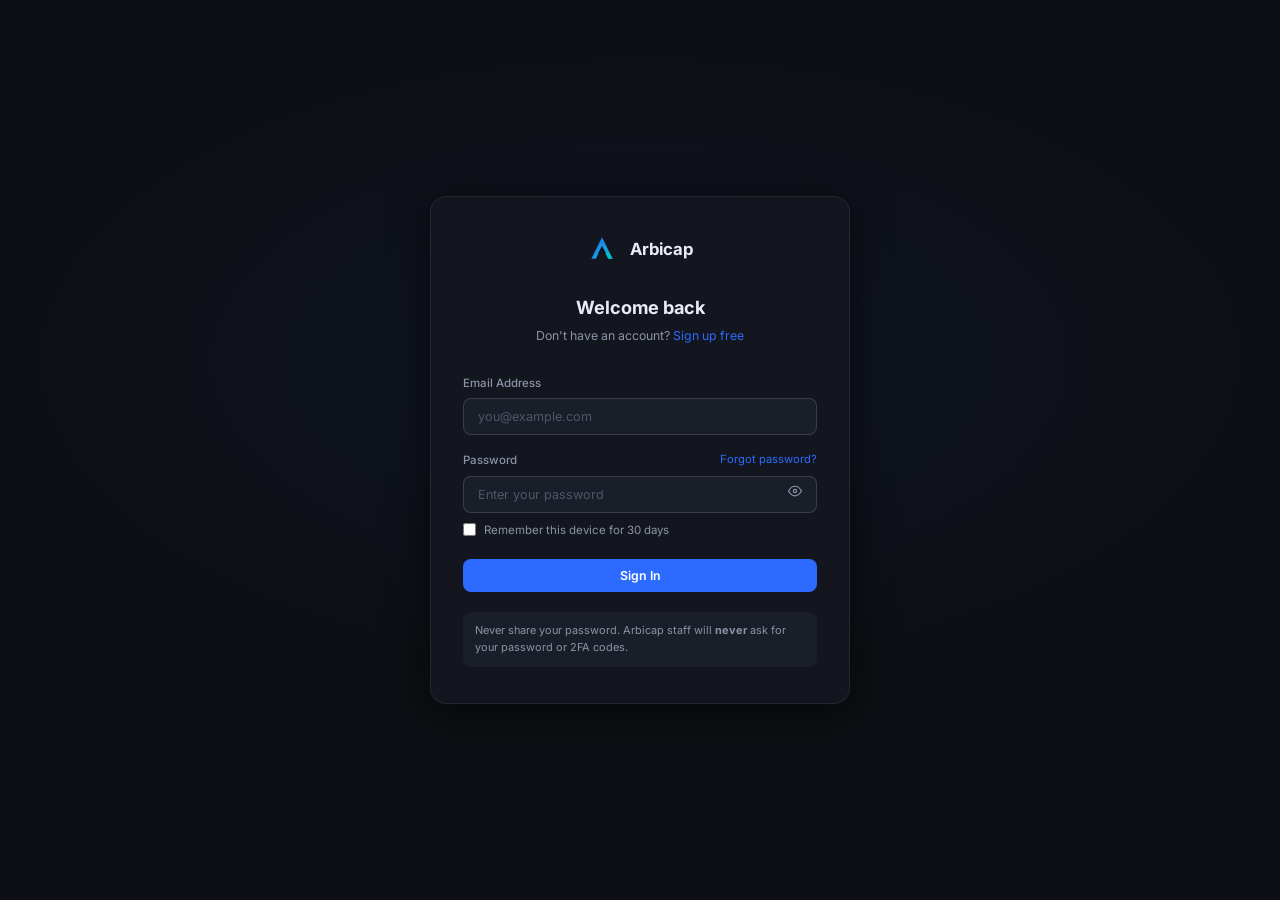
<file: admin.html>
<!DOCTYPE html>
<html lang="en">
<head>
  <meta charset="UTF-8" />
  <meta name="viewport" content="width=device-width, initial-scale=1.0" />
  <title>Admin Panel — Arbicap</title>
    <link rel="icon" type="image/svg+xml" href="favicon.svg"/>
  <link rel="apple-touch-icon" href="arbicap-logo.png"/>
  <meta name="theme-color" content="#0D0F14"/>
  <link rel="stylesheet" href="style.css" />
  <style>
    .admin-page { padding-top: 60px; min-height: 100vh; background: var(--bg-base); }
    .admin-layout { display: grid; grid-template-columns: 240px 1fr; min-height: calc(100vh - 60px); }

    /* Admin sidebar */
    .admin-sidebar { background: var(--bg-surface); border-right: 1px solid var(--border); padding: 20px 12px; display: flex; flex-direction: column; position: sticky; top: 60px; height: calc(100vh - 60px); overflow-y: auto; }
    .admin-nav-label { font-size: 0.67rem; font-weight: 700; letter-spacing: 0.1em; text-transform: uppercase; color: var(--text-muted); padding: 0 10px; margin: 16px 0 6px; }
    .admin-nav-item { display: flex; align-items: center; justify-content: space-between; gap: 10px; padding: 9px 10px; border-radius: var(--radius); font-size: 0.86rem; font-weight: 500; color: var(--text-secondary); cursor: pointer; transition: all 0.15s; margin-bottom: 2px; }
    .admin-nav-item:hover { background: var(--bg-elevated); color: var(--text-primary); }
    .admin-nav-item.active { background: var(--accent-glow); color: var(--accent); }
    .admin-nav-item .icon { width: 18px; text-align: center; }
    .admin-nav-badge { background: var(--red); color: white; font-size: 0.68rem; font-weight: 700; padding: 1px 6px; border-radius: var(--radius-pill); }

    /* Admin content */
    .admin-content { padding: 28px; }
    .admin-section { display: none; }
    .admin-section.active { display: block; }

    /* Dashboard stats */
    .admin-stats { display: grid; grid-template-columns: repeat(4, 1fr); gap: 16px; margin-bottom: 28px; }
    .admin-stat { background: var(--bg-surface); border: 1px solid var(--border); border-radius: var(--radius-lg); padding: 18px 20px; }
    .admin-stat-label { font-size: 0.75rem; color: var(--text-secondary); margin-bottom: 6px; }
    .admin-stat-value { font-family: var(--font-mono); font-size: 1.6rem; font-weight: 700; }
    .admin-stat-sub { font-size: 0.75rem; margin-top: 4px; }

    /* Charts area */
    .admin-charts { display: grid; grid-template-columns: 2fr 1fr; gap: 20px; margin-bottom: 28px; }
    .admin-chart-card { background: var(--bg-surface); border: 1px solid var(--border); border-radius: var(--radius-lg); padding: 18px; }
    .chart-bar-row { display: flex; align-items: center; gap: 10px; margin-bottom: 10px; }
    .chart-bar-label { width: 60px; font-size: 0.75rem; color: var(--text-secondary); flex-shrink: 0; }
    .chart-bar-track { flex: 1; height: 8px; background: var(--bg-elevated); border-radius: 4px; overflow: hidden; }
    .chart-bar-fill { height: 100%; border-radius: 4px; }
    .chart-bar-val { font-size: 0.75rem; font-family: var(--font-mono); color: var(--text-secondary); width: 55px; text-align: right; flex-shrink: 0; }

    /* Tables */
    .admin-table-card { background: var(--bg-surface); border: 1px solid var(--border); border-radius: var(--radius-lg); overflow: hidden; margin-bottom: 24px; }
    .admin-table-header { display: flex; align-items: center; justify-content: space-between; padding: 14px 16px; border-bottom: 1px solid var(--border); flex-wrap: wrap; gap: 10px; }
    .admin-filters { display: flex; gap: 8px; flex-wrap: wrap; }
    .admin-filters select, .admin-filters input { background: var(--bg-elevated); border: 1px solid var(--border); border-radius: var(--radius); color: var(--text-primary); padding: 6px 10px; font-size: 0.8rem; }

    /* Risk meter */
    .risk-meter { display: flex; gap: 3px; margin-top: 4px; }
    .risk-block { width: 14px; height: 6px; border-radius: 2px; background: var(--bg-elevated); }
    .risk-block.filled-low { background: var(--green); }
    .risk-block.filled-med { background: var(--yellow); }
    .risk-block.filled-high { background: var(--red); }

    /* System health */
    .health-grid { display: grid; grid-template-columns: repeat(3, 1fr); gap: 14px; }
    .health-item { background: var(--bg-elevated); border: 1px solid var(--border); border-radius: var(--radius-lg); padding: 14px; }
    .health-status { display: flex; align-items: center; gap: 6px; font-size: 0.82rem; font-weight: 600; margin-bottom: 6px; }
    .health-dot { width: 8px; height: 8px; border-radius: 50%; }
    .health-dot.green { background: var(--green); box-shadow: 0 0 6px var(--green); }
    .health-dot.yellow { background: var(--yellow); }
    .health-dot.red { background: var(--red); }
    .health-metric { font-size: 0.75rem; color: var(--text-muted); }
  </style>
</head>
<div id="google_translate_element" style="position:fixed;bottom:80px;right:16px;z-index:999;"></div>
<script>
function googleTranslateElementInit() {
  new google.translate.TranslateElement({
    pageLanguage: 'en',
    includedLanguages: 'es,fr,de,ar,zh-CN,pt,ru,ja,ko,tr,hi,it,nl,pl,sv',
    layout: google.translate.TranslateElement.InlineLayout.SIMPLE,
    autoDisplay: false,
  }, 'google_translate_element');
}
</script>
<script src="//translate.google.com/translate_a/element.js?cb=googleTranslateElementInit"></script>
<body>

<!-- NAVBAR -->
<nav class="navbar" style="background:rgba(20,10,10,0.95);">
  <div style="display:flex;align-items:center;justify-content:space-between;width:100%;padding:0 20px;">
    <div class="flex items-center gap-12">
      <a href="index.html" class="nav-logo"><div class="logo-mark" style="background:none;padding:0;width:32px;height:32px;"><svg width="28" height="28" viewBox="0 0 100 100" xmlns="http://www.w3.org/2000/svg">
  <defs>
    <linearGradient id="acgrad" x1="0%" y1="0%" x2="100%" y2="100%">
      <stop offset="0%" style="stop-color:#2D6AFF"/>
      <stop offset="100%" style="stop-color:#00C2CB"/>
    </linearGradient>
  </defs>
  <polygon points="50,8 12,85 28,85 50,40 72,85 88,85" fill="url(#acgrad)"/>
  <polygon points="36,65 50,40 64,65 57,65 50,52 43,65" fill="#0D0F14"/>
  <polygon points="64,65 76,85 88,85 75,65" fill="#00C2CB"/>
</svg></div><span>Admin Panel</span></a>
      <span class="badge badge-red" style="font-size:0.72rem;">ADMIN ACCESS</span>
    </div>
    <div class="flex gap-12 items-center">
      <span style="font-size:0.8rem;color:var(--text-muted);">Logged in as: <strong style="color:var(--text-primary);">Operations Team</strong></span>
      <a href="index.html" class="btn btn-secondary btn-sm">← View Site</a>
      <a href="dashboard.html" class="btn btn-secondary btn-sm">Dashboard</a>
      <button class="btn btn-ghost btn-sm" onclick="Auth.logout()">Sign Out</button>
    </div>
  </div>
</nav>

<div class="admin-page">
  <div class="admin-layout">

    <!-- ADMIN SIDEBAR -->
    <div class="admin-sidebar">
      <div class="admin-nav-label">Overview</div>
      <div class="admin-nav-item active" onclick="showAdmin('dashboard',this)"><span class="icon"><svg width="14" height="14" viewBox="0 0 20 20" fill="none" stroke="currentColor" stroke-width="1.5" stroke-linecap="round" stroke-linejoin="round"><rect x="2" y="2" width="7" height="7" rx="1"/><rect x="11" y="2" width="7" height="7" rx="1"/><rect x="2" y="11" width="7" height="7" rx="1"/><rect x="11" y="11" width="7" height="7" rx="1"/></svg></span> Dashboard</div>
      <div class="admin-nav-item" onclick="showAdmin('analytics',this)"><span class="icon"><svg width="14" height="14" viewBox="0 0 20 20" fill="none" stroke="currentColor" stroke-width="1.5" stroke-linecap="round" stroke-linejoin="round"><polyline points="2,14 7,9 11,12 18,5"/></svg></span> Analytics</div>

      <div class="admin-nav-label">Users</div>
      <div class="admin-nav-item" onclick="showAdmin('users',this)"><span class="icon"><svg width="14" height="14" viewBox="0 0 20 20" fill="none" stroke="currentColor" stroke-width="1.5" stroke-linecap="round" stroke-linejoin="round"><circle cx="7.5" cy="7" r="3"/><path d="M1.5 17c0-3.31 2.69-6 6-6"/><circle cx="14" cy="7" r="3"/><path d="M8 17c0-3.31 2.69-6 6-6s6 2.69 6 6"/></svg></span> All Users</div>
      <div class="admin-nav-item" onclick="showAdmin('kyc',this)"><span class="icon"><svg width="14" height="14" viewBox="0 0 20 20" fill="none" stroke="currentColor" stroke-width="1.5" stroke-linecap="round" stroke-linejoin="round"><rect x="2" y="4" width="16" height="12" rx="1.5"/><circle cx="7" cy="9.5" r="2"/><line x1="11" y1="8" x2="16" y2="8"/><line x1="11" y1="11" x2="15" y2="11"/></svg></span> KYC Review <span class="admin-nav-badge">14</span></div>
      <div class="admin-nav-item" onclick="showAdmin('bans',this)"><svg width="14" height="14" viewBox="0 0 20 20" fill="none" stroke="currentColor" stroke-width="1.5" stroke-linecap="round" stroke-linejoin="round"><circle cx="10" cy="10" r="8"/><line x1="4" y1="4" x2="16" y2="16"/></svg> Bans & Restrictions</div>

      <div class="admin-nav-label">Finance</div>
      <div class="admin-nav-item" onclick="showAdmin('deposits',this)"><span class="icon"><svg width="14" height="14" viewBox="0 0 20 20" fill="none" stroke="currentColor" stroke-width="1.5" stroke-linecap="round" stroke-linejoin="round"><line x1="10" y1="3" x2="10" y2="13"/><polyline points="6,9 10,13 14,9"/><rect x="3" y="15" width="14" height="2" rx="1"/></svg></span> Deposit Approvals <span class="admin-nav-badge" id="nav-dep-badge">0</span></div>
      <div class="admin-nav-item" onclick="showAdmin('withdrawals',this)"><span class="icon"><svg width="14" height="14" viewBox="0 0 20 20" fill="none" stroke="currentColor" stroke-width="1.5" stroke-linecap="round" stroke-linejoin="round"><line x1="10" y1="13" x2="10" y2="3"/><polyline points="6,7 10,3 14,7"/><rect x="3" y="15" width="14" height="2" rx="1"/></svg></span> Withdrawals <span class="admin-nav-badge" style="background:var(--text-muted);">OFF</span></div>
      <div class="admin-nav-item" onclick="showAdmin('fees',this)"><span class="icon"><svg width="14" height="14" viewBox="0 0 20 20" fill="none" stroke="currentColor" stroke-width="1.5" stroke-linecap="round" stroke-linejoin="round"><circle cx="10" cy="10" r="7.5"/><line x1="10" y1="6" x2="10" y2="14"/><line x1="7.5" y1="8" x2="12.5" y2="8"/><line x1="7.5" y1="12" x2="12.5" y2="12"/></svg></span> Fees & Revenue</div>
      <div class="admin-nav-item" onclick="showAdmin('wallets',this)"><span class="icon"><svg width="14" height="14" viewBox="0 0 20 20" fill="none" stroke="currentColor" stroke-width="1.5" stroke-linecap="round" stroke-linejoin="round"><rect x="2" y="5" width="16" height="12" rx="1.5"/><path d="M2 8h16"/><circle cx="14.5" cy="13" r="1.5" fill="currentColor" stroke="none"/></svg></span> Company Wallets</div>

      <div class="admin-nav-label">Trading</div>
      <div class="admin-nav-item" onclick="showAdmin('orders',this)"><span class="icon"><svg width="14" height="14" viewBox="0 0 20 20" fill="none" stroke="currentColor" stroke-width="1.5" stroke-linecap="round" stroke-linejoin="round"><rect x="3" y="2" width="14" height="16" rx="1"/><line x1="7" y1="7" x2="13" y2="7"/><line x1="7" y1="10" x2="13" y2="10"/><line x1="7" y1="13" x2="10" y2="13"/></svg></span> Orders</div>
      <div class="admin-nav-item" onclick="showAdmin('markets',this)"><span class="icon"><svg width="14" height="14" viewBox="0 0 20 20" fill="none" stroke="currentColor" stroke-width="1.5" stroke-linecap="round" stroke-linejoin="round"><rect x="2" y="12" width="3" height="6"/><rect x="7" y="8" width="3" height="10"/><rect x="12" y="4" width="3" height="14"/></svg></span> Market Pairs</div>

      <div class="admin-nav-label">P2P</div>
      <div class="admin-nav-item" onclick="showAdmin('p2p',this)"><span class="icon"><svg width="14" height="14" viewBox="0 0 20 20" fill="none" stroke="currentColor" stroke-width="1.5" stroke-linecap="round" stroke-linejoin="round"><circle cx="5" cy="10" r="3"/><circle cx="15" cy="10" r="3"/><line x1="8" y1="10" x2="12" y2="10"/></svg></span> P2P Disputes <span class="admin-nav-badge">3</span></div>
      <div class="admin-nav-item" onclick="showAdmin('merchants',this)"><span class="icon"><svg width="14" height="14" viewBox="0 0 20 20" fill="none" stroke="currentColor" stroke-width="1.5" stroke-linecap="round" stroke-linejoin="round"><rect x="2" y="7" width="16" height="11" rx="1"/><path d="M6 7V5a4 4 0 018 0v2"/><line x1="10" y1="11" x2="10" y2="15"/></svg></span> Merchants</div>

      <div class="admin-nav-label">System</div>
      <div class="admin-nav-item" onclick="showAdmin('system',this)"><span class="icon"><svg width="14" height="14" viewBox="0 0 20 20" fill="none" stroke="currentColor" stroke-width="1.5" stroke-linecap="round" stroke-linejoin="round"><polyline points="2,10 5,10 7,4 9,16 11,7 13,13 15,10 18,10"/></svg></span> System Health</div>
      <div class="admin-nav-item" onclick="showAdmin('logs',this)"><span class="icon"><svg width="14" height="14" viewBox="0 0 20 20" fill="none" stroke="currentColor" stroke-width="1.5" stroke-linecap="round" stroke-linejoin="round"><path d="M5 2h7l4 4v12a1 1 0 01-1 1H5a1 1 0 01-1-1V3a1 1 0 011-1z"/><polyline points="12,2 12,6 16,6"/><line x1="7" y1="10" x2="13" y2="10"/><line x1="7" y1="13" x2="11" y2="13"/></svg></span> Audit Logs</div>
      <div class="admin-nav-item" onclick="showAdmin('settings',this)"><span class="icon"><svg width="14" height="14" viewBox="0 0 20 20" fill="none" stroke="currentColor" stroke-width="1.5" stroke-linecap="round" stroke-linejoin="round"><circle cx="10" cy="10" r="2.5"/><path d="M10 2v2M10 16v2M2 10h2M16 10h2M4.22 4.22l1.42 1.42M14.36 14.36l1.42 1.42M4.22 15.78l1.42-1.42M14.36 5.64l1.42-1.42"/></svg></span> Platform Settings</div>

      <div style="margin-top:auto;padding-top:16px;border-top:1px solid var(--border);">
        <div style="font-size:0.72rem;color:var(--text-muted);text-align:center;">v1.0.0 · Arbicap<br/>Admin Panel</div>
      </div>
    </div>

    <!-- ADMIN CONTENT -->
    <div class="admin-content">

      <!-- ── DASHBOARD ─────────────────────────── -->
      <div class="admin-section active" id="admin-dashboard">
        <div class="page-header flex justify-between items-center">
          <div><div class="page-title">Dashboard</div><div class="page-subtitle">Platform overview · Last updated: <span id="admin-time"></span></div></div>
          <div class="flex gap-8">
            <button class="btn btn-secondary btn-sm" onclick="showToast('Refreshing data...','info')">↻ Refresh</button>
            <button class="btn btn-primary btn-sm" onclick="showToast('Generating report...','info')"> Export Report</button>
          </div>
        </div>

        <!-- Stats -->
        <div class="admin-stats">
          <div class="admin-stat">
            <div class="admin-stat-label">Total Users</div>
            <div class="admin-stat-value">524,180</div>
            <div class="admin-stat-sub text-green">+ +1,240 this week</div>
          </div>
          <div class="admin-stat">
            <div class="admin-stat-label">24h Trading Volume</div>
            <div class="admin-stat-value">$2.41B</div>
            <div class="admin-stat-sub text-green">+ +18.4% vs yesterday</div>
          </div>
          <div class="admin-stat">
            <div class="admin-stat-label">24h Revenue (Fees)</div>
            <div class="admin-stat-value">$241K</div>
            <div class="admin-stat-sub text-green">+ +$28K vs yesterday</div>
          </div>
          <div class="admin-stat">
            <div class="admin-stat-label">Pending Actions</div>
            <div class="admin-stat-value text-red">24</div>
            <div class="admin-stat-sub text-red">7 withdrawals · 14 KYC · 3 disputes</div>
          </div>
        </div>

        <!-- Charts row -->
        <div class="admin-charts">
          <div class="admin-chart-card">
            <div class="card-header"><span class="card-title">Volume by Asset (24h)</span></div>
            <div class="chart-bar-row"><span class="chart-bar-label">BTC</span><div class="chart-bar-track"><div class="chart-bar-fill" style="width:85%;background:var(--accent);"></div></div><span class="chart-bar-val">$1.02B</span></div>
            <div class="chart-bar-row"><span class="chart-bar-label">ETH</span><div class="chart-bar-track"><div class="chart-bar-fill" style="width:52%;background:var(--teal);"></div></div><span class="chart-bar-val">$628M</span></div>
            <div class="chart-bar-row"><span class="chart-bar-label">USDT</span><div class="chart-bar-track"><div class="chart-bar-fill" style="width:38%;background:var(--green);"></div></div><span class="chart-bar-val">$460M</span></div>
            <div class="chart-bar-row"><span class="chart-bar-label">BNB</span><div class="chart-bar-track"><div class="chart-bar-fill" style="width:18%;background:var(--yellow);"></div></div><span class="chart-bar-val">$218M</span></div>
            <div class="chart-bar-row"><span class="chart-bar-label">SOL</span><div class="chart-bar-track"><div class="chart-bar-fill" style="width:12%;background:#9945ff;"></div></div><span class="chart-bar-val">$145M</span></div>
          </div>
          <div class="admin-chart-card">
            <div class="card-header"><span class="card-title">User Growth</span></div>
            <canvas id="admin-chart" width="260" height="140"></canvas>
          </div>
        </div>

        <!-- Quick links to pending -->
        <div style="display:grid;grid-template-columns:repeat(3,1fr);gap:16px;margin-bottom:24px;">
          <div class="card" style="cursor:pointer;" onclick="showAdmin('deposits',document.querySelector('[onclick*=deposits]'))">
            <div style="font-size:1.5rem;margin-bottom:8px;"></div>
            <div style="font-size:0.9rem;font-weight:700;">Pending Deposits</div>
            <div class="stat-value text-yellow mt-8" id="dash-dep-count">—</div>
            <div class="caption mt-4">Awaiting your approval</div>
          </div>
          <div class="card" style="cursor:pointer;" onclick="showAdmin('kyc',document.querySelector('[onclick*=kyc]'))">
            <div style="font-size:1.5rem;margin-bottom:8px;"></div>
            <div style="font-size:0.9rem;font-weight:700;">KYC Submissions</div>
            <div class="stat-value text-yellow mt-8">14</div>
            <div class="caption mt-4">Awaiting verification</div>
          </div>
          <div class="card" style="cursor:pointer;" onclick="showAdmin('p2p',document.querySelector('[onclick*=p2p]'))">
            <div style="margin-bottom:12px;"><svg width="24" height="24" viewBox="0 0 20 20" fill="none" stroke="currentColor" stroke-width="1.5" stroke-linecap="round" stroke-linejoin="round"><line x1="10" y1="3" x2="10" y2="17"/><line x1="4" y1="5" x2="16" y2="5"/><path d="M4 5L2 9c0 2 2 2 2 2s2 0 2-2L4 5z"/><path d="M16 5L14 9c0 2 2 2 2 2s2 0 2-2L16 5z"/></svg></div>
            <div style="font-size:0.9rem;font-weight:700;">Open Disputes</div>
            <div class="stat-value text-red mt-8">3</div>
            <div class="caption mt-4">P2P trade disputes</div>
          </div>
        </div>

        <!-- Recent users -->
        <div class="admin-table-card">
          <div class="admin-table-header"><span class="card-title">Recently Registered Users</span><button class="btn btn-secondary btn-sm" onclick="showAdmin('users',document.querySelector('[onclick*=users]'))">View All →</button></div>
          <div class="table-wrap">
            <table>
              <thead><tr><th>UID</th><th>Name</th><th>Email</th><th>Country</th><th>KYC</th><th>Joined</th><th>Volume</th><th>Status</th><th></th></tr></thead>
              <tbody id="recent-users"></tbody>
            </table>
          </div>
        </div>
      </div>

      <!-- ── USERS ────────────────────────────── -->
      <div class="admin-section" id="admin-users">
        <div class="page-header"><div class="page-title">User Management</div></div>
        <div class="admin-table-card">
          <div class="admin-table-header">
            <span class="card-title">All Users (524,180)</span>
            <div class="admin-filters">
              <input type="text" placeholder=" Search name / email / UID..." style="width:240px;" />
              <select><option>All KYC</option><option>Verified</option><option>Pending</option><option>Unverified</option></select>
              <select><option>All Status</option><option>Active</option><option>Suspended</option><option>Banned</option></select>
              <select><option>All Countries</option><option>Nigeria</option><option>USA</option><option>UK</option></select>
              <button class="btn btn-primary btn-sm">Filter</button>
            </div>
          </div>
          <div class="table-wrap">
            <table>
              <thead><tr><th>UID</th><th>Name</th><th>Email</th><th>Country</th><th>KYC</th><th>Balance (USDT)</th><th>Joined</th><th>Risk</th><th>Status</th><th>Actions</th></tr></thead>
              <tbody id="users-tbody"></tbody>
            </table>
          </div>
          <div style="display:flex;justify-content:space-between;align-items:center;padding:12px 16px;border-top:1px solid var(--border);">
            <span class="caption">Showing 1–20 of 524,180 users</span>
            <div class="flex gap-8"><button class="btn btn-secondary btn-sm">← Prev</button><button class="btn btn-primary btn-sm">1</button><button class="btn btn-secondary btn-sm">2</button><button class="btn btn-secondary btn-sm">Next →</button></div>
          </div>
        </div>
      </div>

      <!-- ── KYC REVIEW ─────────────────────── -->
      <div class="admin-section" id="admin-kyc">
        <div class="page-header"><div class="page-title">KYC Review Queue</div><div class="page-subtitle">14 submissions awaiting review</div></div>
        <div class="admin-table-card">
          <div class="admin-table-header">
            <div class="admin-filters">
              <select><option>All Levels</option><option>Level 2</option><option>Level 3</option></select>
              <select><option>All Status</option><option>Pending</option><option>In Review</option></select>
              <select><option>All Countries</option></select>
            </div>
          </div>
          <div class="table-wrap">
            <table>
              <thead><tr><th>UID</th><th>Name</th><th>Country</th><th>Level</th><th>Submitted</th><th>ID Type</th><th>Selfie</th><th>Status</th><th>Actions</th></tr></thead>
              <tbody id="kyc-tbody"></tbody>
            </table>
          </div>
        </div>
      </div>

      <!-- ── DEPOSITS (PENDING APPROVAL) ─────── -->
      <div class="admin-section" id="admin-deposits">
        <div class="page-header flex justify-between items-center">
          <div><div class="page-title">Deposit Approvals</div><div class="page-subtitle">Users send to the company wallet, then submit their tx hash here for your review</div></div>
          <button class="btn btn-secondary btn-sm" onclick="loadPendingDeposits()">↻ Refresh</button>
        </div>

        <div class="alert alert-info mb-20" style="font-size:0.85rem;">
          <strong>How this works:</strong> Every user deposits to your company wallet addresses. After sending, they submit their transaction hash. You verify it on the blockchain explorer, then click <strong>Approve</strong> to credit their account, or <strong>Reject</strong> if invalid.
        </div>

        <!-- Company wallet addresses quick-reference -->
        <div class="card mb-20">
          <div class="card-title mb-12"> Your Company Wallet Addresses</div>
          <div class="table-wrap">
            <table>
              <thead><tr><th>Coin</th><th>Network</th><th>Your Wallet Address</th><th>Explorer</th></tr></thead>
              <tbody id="company-wallets-tbody"></tbody>
            </table>
          </div>
        </div>

        <!-- Pending deposits table -->
        <div class="admin-table-card">
          <div class="admin-table-header">
            <span class="card-title">Pending Deposit Submissions <span id="pending-dep-count" class="badge badge-red ml-8">0</span></span>
            <div class="admin-filters">
              <select id="dep-filter-asset" onchange="filterDeposits()">
                <option value="">All Assets</option>
                <option>BTC</option><option>ETH</option><option>USDT</option><option>BNB</option><option>SOL</option><option>XRP</option>
              </select>
              <button class="btn btn-primary btn-sm" onclick="loadPendingDeposits()">Filter</button>
            </div>
          </div>
          <div class="table-wrap">
            <table>
              <thead>
                <tr>
                  <th>Submitted</th>
                  <th>User</th>
                  <th>KYC</th>
                  <th>Asset</th>
                  <th>Network</th>
                  <th>Amount</th>
                  <th>TX Hash</th>
                  <th>Verify</th>
                  <th>Actions</th>
                </tr>
              </thead>
              <tbody id="deposits-tbody">
                <tr><td colspan="9" style="text-align:center;color:var(--text-muted);padding:32px;">Click Refresh to load pending deposits</td></tr>
              </tbody>
            </table>
          </div>
        </div>

        <!-- All deposit history -->
        <div class="admin-table-card mt-24">
          <div class="admin-table-header">
            <span class="card-title">All Deposit History</span>
            <div class="admin-filters">
              <select id="dep-hist-status">
                <option value="">All Status</option>
                <option value="pending_review">Pending</option>
                <option value="completed">Approved</option>
                <option value="failed">Rejected</option>
              </select>
              <select id="dep-hist-asset"><option value="">All Assets</option><option>BTC</option><option>ETH</option><option>USDT</option></select>
              <button class="btn btn-primary btn-sm" onclick="loadDepositHistory()">Load</button>
            </div>
          </div>
          <div class="table-wrap">
            <table>
              <thead><tr><th>Date</th><th>User</th><th>Asset</th><th>Amount</th><th>TX Hash</th><th>Status</th><th>Reviewed By</th></tr></thead>
              <tbody id="dep-history-tbody">
                <tr><td colspan="7" style="text-align:center;color:var(--text-muted);padding:24px;">Click Load to view history</td></tr>
              </tbody>
            </table>
          </div>
        </div>
      </div>

      <!-- ── WITHDRAWALS ─────────────────────── -->
      <div class="admin-section" id="admin-withdrawals">
        <div class="page-header"><div class="page-title">Withdrawal Management</div><div class="page-subtitle">Withdrawals are currently disabled platform-wide</div></div>

        <div class="alert alert-warning mb-20">
           <strong>Withdrawals are currently disabled.</strong> To enable them, set <code style="background:var(--bg-elevated);padding:2px 6px;border-radius:4px;">WITHDRAWALS_LIVE=true</code> in your backend <code>.env</code> file and restart the server.
          <br/><br/>
          When enabled, withdrawal requests will appear here for manual review before processing.
        </div>

        <div class="card mb-20">
          <div class="card-title mb-12">Withdrawal System Status</div>
          <div style="display:flex;align-items:center;gap:16px;padding:16px;background:var(--bg-elevated);border-radius:var(--radius-lg);">
            <div style="width:12px;height:12px;border-radius:50%;background:var(--red);box-shadow:0 0 8px var(--red);flex-shrink:0;"></div>
            <div>
              <div style="font-weight:600;">Withdrawals: OFFLINE</div>
              <div class="caption">Set WITHDRAWALS_LIVE=true in .env to enable. Restart backend after changing.</div>
            </div>
            <button class="btn btn-secondary btn-sm" style="margin-left:auto;" onclick="showToast('Set WITHDRAWALS_LIVE=true in your backend .env file and restart the server','info',5000)">How to Enable →</button>
          </div>
        </div>

        <div class="admin-table-card">
          <div class="admin-table-header">
            <span class="card-title">Pending Withdrawal Requests</span>
            <div class="admin-filters">
              <select><option>All Assets</option><option>BTC</option><option>ETH</option><option>USDT</option></select>
            </div>
          </div>
          <div class="table-wrap">
            <table>
              <thead><tr><th>ID</th><th>User</th><th>Asset</th><th>Amount</th><th>To Address</th><th>Requested</th><th>Status</th><th>Actions</th></tr></thead>
              <tbody id="withdrawals-tbody">
                <tr><td colspan="8" style="text-align:center;color:var(--text-muted);padding:32px;">No pending withdrawals — withdrawals are currently disabled</td></tr>
              </tbody>
            </table>
          </div>
        </div>
      </div>

      <!-- ── P2P DISPUTES ─────────────────────── -->
      <div class="admin-section" id="admin-p2p">
        <div class="page-header"><div class="page-title">P2P Disputes</div><div class="page-subtitle">3 open disputes requiring resolution</div></div>
        <div class="admin-table-card">
          <div class="table-wrap">
            <table>
              <thead><tr><th>Order ID</th><th>Buyer</th><th>Seller</th><th>Asset</th><th>Amount</th><th>Reason</th><th>Opened</th><th>Status</th><th>Actions</th></tr></thead>
              <tbody id="disputes-tbody"></tbody>
            </table>
          </div>
        </div>
      </div>

      <!-- ── SYSTEM HEALTH ─────────────────────── -->
      <div class="admin-section" id="admin-system">
        <div class="page-header"><div class="page-title">System Health</div></div>
        <div class="health-grid mb-24">
          <div class="health-item"><div class="health-status"><div class="health-dot green"></div> Matching Engine</div><div class="health-metric">Latency: 8ms · Orders/sec: 12,400</div></div>
          <div class="health-item"><div class="health-status"><div class="health-dot green"></div>WebSocket Server</div><div class="health-metric">Connections: 84,200 · Uptime: 99.98%</div></div>
          <div class="health-item"><div class="health-status"><div class="health-dot green"></div>REST API</div><div class="health-metric">Req/min: 240K · P99: 42ms</div></div>
          <div class="health-item"><div class="health-status"><div class="health-dot green"></div>Database (Primary)</div><div class="health-metric">CPU: 34% · Queries/sec: 8,200</div></div>
          <div class="health-item"><div class="health-status"><div class="health-dot green"></div>Redis Cache</div><div class="health-metric">Hit rate: 98.2% · Memory: 12.4GB</div></div>
          <div class="health-item"><div class="health-status"><div class="health-dot yellow"></div>Bitcoin Node</div><div class="health-metric">Block: 864,215 · Sync: 99.8%</div></div>
          <div class="health-item"><div class="health-status"><div class="health-dot green"></div>Ethereum Node</div><div class="health-metric">Block: 21,840,512 · Sync: 100%</div></div>
          <div class="health-item"><div class="health-status"><div class="health-dot green"></div>Hot Wallet Service</div><div class="health-metric">Balance: 3.42 BTC · Active</div></div>
          <div class="health-item"><div class="health-status"><div class="health-dot green"></div>KYC Provider</div><div class="health-metric">API: Online · Queue: 14 pending</div></div>
        </div>
        <div class="card">
          <div class="card-title mb-16">Wallet Reserves</div>
          <div style="display:grid;grid-template-columns:repeat(4,1fr);gap:16px;">
            <div class="stat-card"><div class="stat-label">Hot Wallet (BTC)</div><div class="stat-value">Pending</div><div class="stat-change caption">~5% of total</div></div>
            <div class="stat-card"><div class="stat-label">Cold Storage (BTC)</div><div class="stat-value">Pending</div><div class="stat-change caption">~95% of total</div></div>
            <div class="stat-card"><div class="stat-label">Hot Wallet (ETH)</div><div class="stat-value">Pending</div><div class="stat-change caption">~5% of total</div></div>
            <div class="stat-card"><div class="stat-label">USDT Reserves</div><div class="stat-value">Awaiting config</div><div class="stat-change caption">Operational pool</div></div>
          </div>
        </div>
      </div>

      <!-- ── PLATFORM SETTINGS ─────────────────── -->
      <div class="admin-section" id="admin-settings">
        <div class="page-header"><div class="page-title">Platform Settings</div></div>
        <div style="display:flex;flex-direction:column;gap:20px;">
          <div class="card">
            <div class="card-title mb-16">Trading Settings</div>
            <div style="display:grid;grid-template-columns:1fr 1fr;gap:16px;">
              <div class="form-group"><label class="form-label">Maker Fee (%)</label><input type="number" class="form-input w-full" value="0.1" step="0.01" /></div>
              <div class="form-group"><label class="form-label">Taker Fee (%)</label><input type="number" class="form-input w-full" value="0.1" step="0.01" /></div>
              <div class="form-group"><label class="form-label">P2P Trade Fee (%)</label><input type="number" class="form-input w-full" value="0" step="0.01" /></div>
              <div class="form-group"><label class="form-label">Min Order Size (USDT)</label><input type="number" class="form-input w-full" value="1" /></div>
            </div>
          </div>
          <div class="card">
            <div class="card-title mb-16">Withdrawal Limits & Controls</div>
            <div style="display:grid;grid-template-columns:1fr 1fr;gap:16px;">
              <div class="form-group"><label class="form-label">KYC Level 1 Daily Limit (USD)</label><input type="number" class="form-input w-full" value="0" /></div>
              <div class="form-group"><label class="form-label">KYC Level 2 Daily Limit (USD)</label><input type="number" class="form-input w-full" value="10000" /></div>
              <div class="form-group"><label class="form-label">KYC Level 3 Daily Limit (USD)</label><input type="number" class="form-input w-full" value="100000" /></div>
              <div class="form-group"><label class="form-label">Manual Review Threshold (USD)</label><input type="number" class="form-input w-full" value="5000" /></div>
            </div>
          </div>
          <div class="card">
            <div class="card-title mb-16">Platform Controls</div>
            <div style="display:flex;flex-direction:column;gap:14px;">
              <div style="display:flex;justify-content:space-between;align-items:center;"><div><div style="font-size:0.88rem;font-weight:600;">Maintenance Mode</div><div class="caption">Disables trading and deposits for all users</div></div><label class="toggle"><input type="checkbox" /><span class="toggle-slider"></span></label></div>
              <div style="display:flex;justify-content:space-between;align-items:center;"><div><div style="font-size:0.88rem;font-weight:600;">New Registrations</div><div class="caption">Allow new users to sign up</div></div><label class="toggle"><input type="checkbox" checked /><span class="toggle-slider"></span></label></div>
              <div style="display:flex;justify-content:space-between;align-items:center;"><div><div style="font-size:0.88rem;font-weight:600;">P2P Marketplace</div><div class="caption">Enable P2P trading for all users</div></div><label class="toggle"><input type="checkbox" checked /><span class="toggle-slider"></span></label></div>
              <div style="display:flex;justify-content:space-between;align-items:center;"><div><div style="font-size:0.88rem;font-weight:600;">Fiat Deposits</div><div class="caption">Enable fiat on-ramp</div></div><label class="toggle"><input type="checkbox" checked /><span class="toggle-slider"></span></label></div>
            </div>
          </div>
          <button class="btn btn-primary" onclick="showToast('Platform settings saved','success')">Save All Settings</button>
        </div>
      </div>

    </div>
  </div>
</div>

<!-- USER DETAIL MODAL -->
<div class="modal-overlay" id="user-modal">
  <div class="modal" style="max-width:560px;">
    <div class="modal-header"><span class="modal-title" id="user-modal-title">User Detail</span><button class="modal-close"><svg width="12" height="12" viewBox="0 0 20 20" fill="none" stroke="currentColor" stroke-width="2.5" stroke-linecap="round"><line x1="4" y1="4" x2="16" y2="16"/><line x1="16" y1="4" x2="4" y2="16"/></svg></button></div>
    <div id="user-modal-body"></div>
  </div>
</div>

<script src="icons.js"></script>
<script src="app.js"></script>
<script>
  // Require an authenticated admin — anyone else gets redirected.
  if (!Auth.isLoggedIn() || Auth.user().role !== 'admin') {
    window.location.href = 'login.html?next=' + encodeURIComponent(window.location.href);
  }
</script>
<script>
  document.getElementById('admin-time').textContent = new Date().toLocaleTimeString();

  // ── Admin nav ─────────────────────────────────
  function showAdmin(id, el) {
    document.querySelectorAll('.admin-section').forEach(s => s.classList.remove('active'));
    document.getElementById('admin-' + id).classList.add('active');
    document.querySelectorAll('.admin-nav-item').forEach(n => n.classList.remove('active'));
    if (el) el.classList.add('active');
  }

  // ── Backend data — will be fetched via API when connected ────
  const USERS = [];

  function riskMeter(level) {
    return `<div class="risk-meter">${[1,2,3].map(i => `<div class="risk-block ${i<=level?'filled-'+(level===1?'low':level===2?'med':'high'):''}"></div>`).join('')}</div>`;
  }

  function kycBadge(k) { return `<span class="badge ${k==='Verified'?'badge-green':k==='Pending'?'badge-yellow':'badge-red'}">${k}</span>`; }
  function statusBadge(s) { return `<span class="badge ${s==='Active'?'badge-green':s==='Suspended'?'badge-yellow':'badge-red'}">${s}</span>`; }

  document.getElementById('recent-users').innerHTML = USERS.length
    ? USERS.map(u => `
    <tr>
      <td class="mono caption">${u.uid}</td>
      <td style="font-weight:600;font-size:0.85rem;">${u.name}</td>
      <td class="caption">${u.email}</td>
      <td class="caption">${u.country}</td>
      <td>${kycBadge(u.kyc)}</td>
      <td class="mono" style="font-size:0.82rem;">${u.joined}</td>
      <td class="mono text-secondary" style="font-size:0.82rem;">${u.balance}</td>
      <td>${statusBadge(u.status)}</td>
      <td><button class="btn btn-secondary btn-sm" onclick="viewUser('${u.uid}','${u.name}')">View</button></td>
    </tr>`).join('')
    : `<tr><td colspan="9" style="text-align:center;color:var(--text-muted);padding:32px;">No users loaded — integrate /api/users endpoint</td></tr>`;

  document.getElementById('users-tbody').innerHTML = USERS.length
    ? USERS.map(u => `
    <tr>
      <td class="mono caption">${u.uid}</td>
      <td style="font-weight:600;font-size:0.85rem;">${u.name}</td>
      <td class="caption">${u.email}</td>
      <td class="caption">${u.country}</td>
      <td>${kycBadge(u.kyc)}</td>
      <td class="mono text-secondary" style="font-size:0.82rem;">${u.balance}</td>
      <td class="caption">${u.joined}</td>
      <td>${riskMeter(u.risk)}</td>
      <td>${statusBadge(u.status)}</td>
      <td><div class="flex gap-4">
        <button class="btn btn-secondary btn-sm" onclick="viewUser('${u.uid}','${u.name}')">View</button>
        <button class="btn btn-ghost btn-sm text-red" onclick="showToast('User suspended','success')">Suspend</button>
      </div></td>
    </tr>`).join('')
    : `<tr><td colspan="10" style="text-align:center;color:var(--text-muted);padding:32px;">No users loaded — integrate /api/users endpoint</td></tr>`;

  // KYC Queue — will be fetched via /api/kyc/queue
  const KYC_QUEUE = [];
  document.getElementById('kyc-tbody').innerHTML = KYC_QUEUE.length
    ? KYC_QUEUE.map(k => `
    <tr>
      <td class="mono caption">${k.uid}</td>
      <td style="font-weight:600;font-size:0.85rem;">${k.name}</td>
      <td class="caption">${k.country}</td>
      <td><span class="badge badge-blue">${k.level}</span></td>
      <td class="caption">${k.submitted}</td>
      <td class="caption">${k.idType}</td>
      <td><span class="badge badge-green">${k.selfie}</span></td>
      <td><span class="badge ${k.status==='Pending'?'badge-yellow':'badge-blue'}">${k.status}</span></td>
      <td><div class="flex gap-4">
        <button class="btn btn-primary btn-sm" onclick="showToast('Opening KYC review... integrate your KYC provider dashboard','info')">Review</button>
        <button class="btn btn-green btn-sm" onclick="showToast('KYC Approved for ${k.name}','success')">Approve</button>
        <button class="btn btn-ghost btn-sm text-red" onclick="showToast('KYC Rejected','success')">Reject</button>
      </div></td>
    </tr>`).join('')
    : `<tr><td colspan="9" style="text-align:center;color:var(--text-muted);padding:32px;">No pending KYC reviews — integrate /api/kyc/queue endpoint</td></tr>`;

  // Withdrawals — will be fetched via /api/admin/withdrawals
  const WITHDRAWALS = [];
  document.getElementById('withdrawals-tbody').innerHTML = WITHDRAWALS.length
    ? WITHDRAWALS.map(w => `
    <tr>
      <td class="mono caption">${w.id}</td>
      <td style="font-weight:600;font-size:0.85rem;">${w.user}</td>
      <td><span class="badge badge-blue">${w.asset}</span></td>
      <td class="mono" style="font-size:0.85rem;">${w.amount}</td>
      <td class="mono text-accent" style="font-size:0.85rem;">${w.usd}</td>
      <td class="mono caption">${w.addr}</td>
      <td class="caption">${w.date}</td>
      <td>${riskMeter(w.risk)}</td>
      <td><span class="badge ${w.status==='Approved'?'badge-green':'badge-yellow'}">${w.status}</span></td>
      <td><div class="flex gap-4">
        <button class="btn btn-green btn-sm" onclick="showToast('Withdrawal ${w.id} approved','success')">Approve</button>
        <button class="btn btn-ghost btn-sm text-red" onclick="showToast('Withdrawal rejected','success')">Reject</button>
      </div></td>
    </tr>`).join('')
    : `<tr><td colspan="10" style="text-align:center;color:var(--text-muted);padding:32px;">No pending withdrawals — integrate /api/admin/withdrawals endpoint</td></tr>`;

  // Disputes — will be fetched via /api/p2p/disputes
  const DISPUTES = [];
  document.getElementById('disputes-tbody').innerHTML = DISPUTES.length
    ? DISPUTES.map(d => `
    <tr>
      <td class="mono caption">${d.id}</td>
      <td style="font-weight:600;font-size:0.85rem;">${d.buyer}</td>
      <td style="font-size:0.85rem;">${d.seller}</td>
      <td><span class="badge badge-blue">${d.asset}</span></td>
      <td class="mono" style="font-size:0.85rem;">${d.amount}</td>
      <td style="font-size:0.82rem;color:var(--text-secondary);max-width:160px;">${d.reason}</td>
      <td class="caption">${d.opened}</td>
      <td><span class="badge ${d.status==='Open'?'badge-red':'badge-yellow'}">${d.status}</span></td>
      <td><div class="flex gap-4">
        <button class="btn btn-primary btn-sm" onclick="showToast('Opening dispute thread for ${d.id}','info')">View Chat</button>
        <button class="btn btn-green btn-sm" onclick="showToast('Escrow released to buyer','success')">Release to Buyer</button>
        <button class="btn btn-ghost btn-sm text-red" onclick="showToast('Returned to seller','success')">Return to Seller</button>
      </div></td>
    </tr>`).join('')
    : `<tr><td colspan="9" style="text-align:center;color:var(--text-muted);padding:32px;">No disputes — integrate /api/p2p/disputes endpoint</td></tr>`;

  // User detail modal
  function viewUser(uid, name) {
    document.getElementById('user-modal-title').textContent = `${name} · ${uid}`;
    document.getElementById('user-modal-body').innerHTML = `
      <div style="display:grid;grid-template-columns:1fr 1fr;gap:12px;margin-bottom:16px;">
        <div class="stat-card"><div class="stat-label">Portfolio Value</div><div class="stat-value">$8,420</div></div>
        <div class="stat-card"><div class="stat-label">Total Traded</div><div class="stat-value">$42,100</div></div>
      </div>
      <div style="display:flex;flex-direction:column;gap:8px;margin-bottom:16px;">
        <div class="order-field"><span class="order-field-label">Email</span><span>john@example.com</span></div>
        <div class="order-field"><span class="order-field-label">KYC Level</span><span class="badge badge-green">Verified — Level 2</span></div>
        <div class="order-field"><span class="order-field-label">Country</span><span>Nigeria</span></div>
        <div class="order-field"><span class="order-field-label">2FA</span><span class="badge badge-green">Enabled</span></div>
        <div class="order-field"><span class="order-field-label">Registered</span><span>Jul 1, 2025</span></div>
        <div class="order-field"><span class="order-field-label">Last Login</span><span>Jul 29, 2025 · 14:32</span></div>
      </div>
      <div style="display:flex;gap:10px;flex-wrap:wrap;">
        <button class="btn btn-secondary btn-sm" onclick="showToast('Viewing full user profile','info')">View Full Profile</button>
        <button class="btn btn-yellow btn-sm" style="background:var(--yellow);color:#000;" onclick="showToast('User suspended','success');closeModal('user-modal')">Suspend</button>
        <button class="btn btn-red btn-sm" onclick="showToast('User banned','success');closeModal('user-modal')">Ban User</button>
        <button class="btn btn-secondary btn-sm" onclick="showToast('Reset email sent','success')">Force Password Reset</button>
      </div>`;
    openModal('user-modal');
  }

  // Admin chart
  const canvas = document.getElementById('admin-chart');
  if (canvas) {
    canvas.width = 260; canvas.height = 140;
    const ctx = canvas.getContext('2d');
    const data = [320000,345000,380000,410000,440000,468000,490000,510000,524180];
    const w = canvas.width, h = canvas.height;
    const min = Math.min(...data)*0.98, max = Math.max(...data)*1.01;
    const sx = w/(data.length-1), sy = h/(max-min);
    ctx.beginPath();
    data.forEach((v,i)=>{ const x=i*sx, y=h-(v-min)*sy; i===0?ctx.moveTo(x,y):ctx.lineTo(x,y); });
    ctx.strokeStyle='#2D6AFF'; ctx.lineWidth=2; ctx.stroke();
  }

  // Live clock
  setInterval(()=>{ document.getElementById('admin-time').textContent = new Date().toLocaleTimeString(); }, 1000);

  // ══════════════════════════════════════════════
  // COMPANY WALLET ADDRESSES
  // Keep these in sync with backend/services/custody.js
  // and backend/.env (WALLET_BTC, WALLET_ETH, etc.)
  // ══════════════════════════════════════════════
  const COMPANY_WALLET_CONFIG = [
    { coin:'BTC',  network:'Bitcoin',   envKey:'WALLET_BTC',  addr:'Awaiting BTC wallet configuration',       explorer:'https://blockstream.info/address/' },
    { coin:'ETH',  network:'Ethereum',  envKey:'WALLET_ETH',  addr:'Awaiting ETH wallet configuration', explorer:'https://etherscan.io/address/' },
    { coin:'USDT', network:'Ethereum',  envKey:'WALLET_ETH',  addr:'Awaiting USDT wallet configuration', explorer:'https://etherscan.io/address/' },
    { coin:'USDT', network:'Tron',      envKey:'WALLET_TRX',  addr:'Awaiting TRX wallet configuration',  explorer:'https://tronscan.org/#/address/' },
    { coin:'BNB',  network:'BNB Chain', envKey:'WALLET_BNB',  addr:'Awaiting BNB wallet configuration',   explorer:'https://bscscan.com/address/' },
    { coin:'SOL',  network:'Solana',    envKey:'WALLET_SOL',  addr:'Awaiting SOL wallet configuration',       explorer:'https://solscan.io/account/' },
    { coin:'XRP',  network:'XRP',       envKey:'WALLET_XRP',  addr:'Awaiting XRP wallet configuration',       explorer:'https://xrpscan.com/account/' },
    { coin:'LTC',  network:'Litecoin',  envKey:'WALLET_LTC',  addr:'Awaiting LTC wallet configuration',       explorer:'https://blockchair.com/litecoin/address/' },
    { coin:'DOGE', network:'Dogecoin',  envKey:'WALLET_DOGE', addr:'Awaiting DOGE wallet configuration',      explorer:'https://dogechain.info/address/' },
    { coin:'ADA',  network:'Cardano',   envKey:'WALLET_ADA',  addr:'Awaiting ADA wallet configuration',       explorer:'https://cardanoscan.io/address/' },
  ];

  // Render company wallet table
  const walletsTbody = document.getElementById('company-wallets-tbody');
  if (walletsTbody) {
    walletsTbody.innerHTML = COMPANY_WALLET_CONFIG.map(w => {
      const isSet = !w.addr.startsWith('[YOUR_');
      return `<tr>
        <td><strong>${w.coin}</strong></td>
        <td><span class="badge badge-blue">${w.network}</span></td>
        <td>
          ${isSet
            ? `<span class="mono" style="font-size:0.78rem;color:var(--text-secondary);">${w.addr}</span>
               <button onclick="copyToClipboard('${w.addr}','Address')" style="background:none;border:none;cursor:pointer;color:var(--accent);font-size:0.8rem;margin-left:6px;">⎘</button>`
            : `<span class="text-red" style="font-size:0.8rem;"> Not configured — set ${w.envKey} in .env</span>`
          }
        </td>
        <td>
          ${isSet
            ? `<a href="${w.explorer}${w.addr}" target="_blank" class="btn btn-secondary btn-sm" style="font-size:0.72rem;">View on Explorer ↗</a>`
            : '—'
          }
        </td>
      </tr>`;
    }).join('');
  }

  // ── BLOCK EXPLORER URLS PER COIN ─────────────
  const EXPLORERS = {
    BTC:  { base: 'https://blockstream.info/tx/', label: 'Blockstream' },
    ETH:  { base: 'https://etherscan.io/tx/',     label: 'Etherscan' },
    USDT: { base: 'https://etherscan.io/tx/',     label: 'Etherscan' },
    BNB:  { base: 'https://bscscan.com/tx/',      label: 'BscScan' },
    SOL:  { base: 'https://solscan.io/tx/',       label: 'Solscan' },
    XRP:  { base: 'https://xrpscan.com/tx/',      label: 'XRPScan' },
    LTC:  { base: 'https://blockchair.com/litecoin/transaction/', label: 'Blockchair' },
    DOGE: { base: 'https://dogechain.info/tx/',   label: 'DogeChain' },
    ADA:  { base: 'https://cardanoscan.io/transaction/', label: 'CardanoScan' },
    MATIC:{ base: 'https://polygonscan.com/tx/',  label: 'PolygonScan' },
    AVAX: { base: 'https://snowtrace.io/tx/',     label: 'Snowtrace' },
  };

  // Explorer URL for USDT depends on network
  function getExplorerUrl(coin, network, txHash) {
    if (coin === 'USDT') {
      if (network === 'tron') return `https://tronscan.org/#/transaction/${txHash}`;
      if (network === 'bsc')  return `https://bscscan.com/tx/${txHash}`;
    }
    const exp = EXPLORERS[coin];
    return exp ? exp.base + txHash : '#';
  }

  // ── PENDING DEPOSITS ─────────────────────────────────────
  // Will be fetched from: GET /api/admin/pending-deposits
  let PENDING_DEPOSITS = [];

  function loadPendingDeposits() {
    fetch(APP.apiBase + '/admin/pending-deposits', { headers: { 'Authorization': 'Bearer ' + Auth.token() } })
      .then(r => r.json())
      .then(data => {
        // Map DB column names to the shape renderPendingDeposits() expects.
        PENDING_DEPOSITS = (data.deposits || []).map(d => ({
          id: d.id,
          submittedAt: d.created_at,
          firstName: d.first_name,
          lastName: d.last_name,
          email: d.email,
          kycStatus: d.kyc_status,
          kycLevel: d.kyc_level,
          symbol: d.symbol,
          network: d.network,
          amount: d.amount,
          txHash: d.tx_hash,
        }));
        renderPendingDeposits(PENDING_DEPOSITS);
      })
      .catch(err => showToast('Failed to load deposits: ' + err.message, 'error'));
  }

  function filterDeposits() {
    const asset = document.getElementById('dep-filter-asset').value;
    const filtered = asset ? PENDING_DEPOSITS.filter(d => d.symbol === asset) : PENDING_DEPOSITS;
    renderPendingDeposits(filtered);
  }

  function renderPendingDeposits(deposits) {
    const tbody = document.getElementById('deposits-tbody');
    const count = deposits.length;
    document.getElementById('pending-dep-count').textContent = count;
    document.getElementById('nav-dep-badge').textContent     = count;
    const dashCount = document.getElementById('dash-dep-count');
    if (dashCount) dashCount.textContent = count;

    if (!count) {
      tbody.innerHTML = `<tr><td colspan="9" style="text-align:center;color:var(--text-muted);padding:32px;"> No pending deposit approvals</td></tr>`;
      return;
    }

    tbody.innerHTML = deposits.map(d => {
      const kycBadge  = d.kycStatus === 'approved' ? 'badge-green' : d.kycStatus === 'pending' ? 'badge-yellow' : 'badge-red';
      const txShort   = d.txHash.length > 20 ? d.txHash.slice(0,10) + '...' + d.txHash.slice(-8) : d.txHash;
      const explorerUrl = getExplorerUrl(d.symbol, d.network, d.txHash);
      return `<tr id="dep-row-${d.id}">
        <td class="caption">${d.submittedAt}</td>
        <td>
          <div style="font-weight:600;font-size:0.85rem;">${d.firstName} ${d.lastName}</div>
          <div class="caption">${d.email}</div>
        </td>
        <td><span class="badge ${kycBadge}" style="font-size:0.68rem;">KYC L${d.kycLevel}</span></td>
        <td><strong>${d.symbol}</strong> <span class="caption">${d.network}</span></td>
        <td><span class="badge badge-blue">${d.network}</span></td>
        <td class="mono" style="font-weight:700;font-size:0.88rem;">${d.amount} ${d.symbol}</td>
        <td>
          <span class="mono caption" title="${d.txHash}">${txShort}</span>
          <button onclick="copyToClipboard('${d.txHash}','TX Hash')" style="background:none;border:none;cursor:pointer;color:var(--accent);font-size:0.8rem;">⎘</button>
        </td>
        <td>
          <a href="${explorerUrl}" target="_blank" class="btn btn-secondary btn-sm" style="font-size:0.7rem;">
            Verify ↗
          </a>
        </td>
        <td>
          <div class="flex gap-4">
            <button class="btn btn-green btn-sm" style="font-size:0.72rem;" onclick="approveDeposit('${d.id}','${d.firstName} ${d.lastName}',${d.amount},'${d.symbol}')">Approve</button>
            <button class="btn btn-ghost btn-sm text-red" style="font-size:0.72rem;" onclick="rejectDeposit('${d.id}','${d.firstName} ${d.lastName}')">Reject</button>
          </div>
        </td>
      </tr>`;
    }).join('');
  }

  function approveDeposit(depId, userName, amount, symbol) {
    if (!confirm(`Approve deposit of ${amount} ${symbol} for ${userName}?\n\nThis will credit ${amount} ${symbol} to their account immediately.\n\nMake sure you have verified the transaction on the blockchain explorer first.`)) return;

    fetch(APP.apiBase + `/admin/deposits/${depId}/approve`, {
      method: 'POST',
      headers: { 'Authorization': 'Bearer ' + Auth.token(), 'Content-Type': 'application/json' },
    }).then(async r => {
      const data = await r.json();
      if (!r.ok) throw new Error(data.error || 'Approval failed.');
      return data;
    }).then(() => {
      showToast(` ${amount} ${symbol} approved and credited to ${userName}`, 'success');
      document.getElementById('dep-row-' + depId)?.remove();
      PENDING_DEPOSITS = PENDING_DEPOSITS.filter(d => d.id !== depId);
      const remaining = PENDING_DEPOSITS.length;
      document.getElementById('pending-dep-count').textContent = remaining;
      document.getElementById('nav-dep-badge').textContent     = remaining;
      const dashCount = document.getElementById('dash-dep-count');
      if (dashCount) dashCount.textContent = remaining;
      if (!remaining) {
        document.getElementById('deposits-tbody').innerHTML =
          `<tr><td colspan="9" style="text-align:center;color:var(--text-muted);padding:32px;"> No pending deposit approvals</td></tr>`;
      }
    }).catch(err => showToast('Approval failed: ' + err.message, 'error'));
  }

  function rejectDeposit(depId, userName) {
    const reason = prompt(`Rejection reason for ${userName} (will be sent to user):\nE.g. "Transaction not found on blockchain", "Amount mismatch"`);
    if (reason === null) return; // cancelled

    fetch(APP.apiBase + `/admin/deposits/${depId}/reject`, {
      method: 'POST',
      headers: { 'Authorization': 'Bearer ' + Auth.token(), 'Content-Type': 'application/json' },
      body: JSON.stringify({ reason }),
    }).then(async r => {
      const data = await r.json();
      if (!r.ok) throw new Error(data.error || 'Rejection failed.');
      return data;
    }).then(() => {
      showToast('Deposit rejected. User has been notified.', 'success');
      document.getElementById('dep-row-' + depId)?.remove();
      PENDING_DEPOSITS = PENDING_DEPOSITS.filter(d => d.id !== depId);
      const remaining = PENDING_DEPOSITS.length;
      document.getElementById('pending-dep-count').textContent = remaining;
      document.getElementById('nav-dep-badge').textContent     = remaining;
    }).catch(err => showToast('Rejection failed: ' + err.message, 'error'));
  }

  function loadDepositHistory() {
    const status = document.getElementById('dep-hist-status').value;
    const asset  = document.getElementById('dep-hist-asset').value;

    // ── BACKEND CALL (uncomment when live) ────────
    // const params = new URLSearchParams({ type: 'deposit' });
    // if (status) params.set('status', status);
    // if (asset)  params.set('symbol', asset);
    // fetch('/api/admin/transactions?' + params, { headers: { 'Authorization': 'Bearer ' + localStorage.getItem('broker_token') } })
    //   .then(r => r.json()).then(data => renderDepHistory(data.transactions))
    //   .catch(err => showToast('Failed to load history', 'error'));
    // ──────────────────────────────────────────────

    // Mock history
    renderDepHistory([
      { id:'DEP-000', email:'early.user@example.com', firstName:'Early', lastName:'User', symbol:'ETH', amount:1.5, txHash:'0xabcd...1234', status:'completed', created_at:'2025-07-28 09:00', reviewed_by:'Admin' },
    ]);
  }

  function renderDepHistory(txs) {
    document.getElementById('dep-history-tbody').innerHTML = txs.length
      ? txs.map(t => `<tr>
          <td class="caption">${new Date(t.created_at).toLocaleString()}</td>
          <td style="font-size:0.82rem;">${t.firstName} ${t.lastName}<br/><span class="caption">${t.email}</span></td>
          <td><strong>${t.symbol}</strong></td>
          <td class="mono">${t.amount}</td>
          <td class="mono caption">${t.txHash?.slice(0,16)}…</td>
          <td><span class="badge ${t.status==='completed'?'badge-green':t.status==='pending_review'?'badge-yellow':'badge-red'}">${t.status}</span></td>
          <td class="caption">${t.reviewed_by || '—'}</td>
        </tr>`).join('')
      : `<tr><td colspan="7" style="text-align:center;color:var(--text-muted);padding:24px;">No records found</td></tr>`;
  }

  // Load real pending deposits from the backend on page load.
  setTimeout(() => { loadPendingDeposits(); }, 100);

  function toggleAdminSidebar() {
    const sidebar = document.querySelector('.admin-sidebar');
    const content = document.querySelector('.admin-content');
    if (!sidebar) return;
    const isOpen = sidebar.classList.toggle('sidebar-open');
    if (content) content.style.marginLeft = isOpen ? '240px' : '0';
  }
  document.addEventListener('DOMContentLoaded', () => {
    const sidebar = document.querySelector('.admin-sidebar');
    if (sidebar && window.innerWidth > 900) sidebar.classList.add('sidebar-open');
  });
  window.addEventListener('resize', () => {
    const sidebar = document.querySelector('.admin-sidebar');
    if (!sidebar) return;
    if (window.innerWidth > 900) sidebar.classList.add('sidebar-open');
    else sidebar.classList.remove('sidebar-open');
  });

</script>
</body>
</html>
</file>
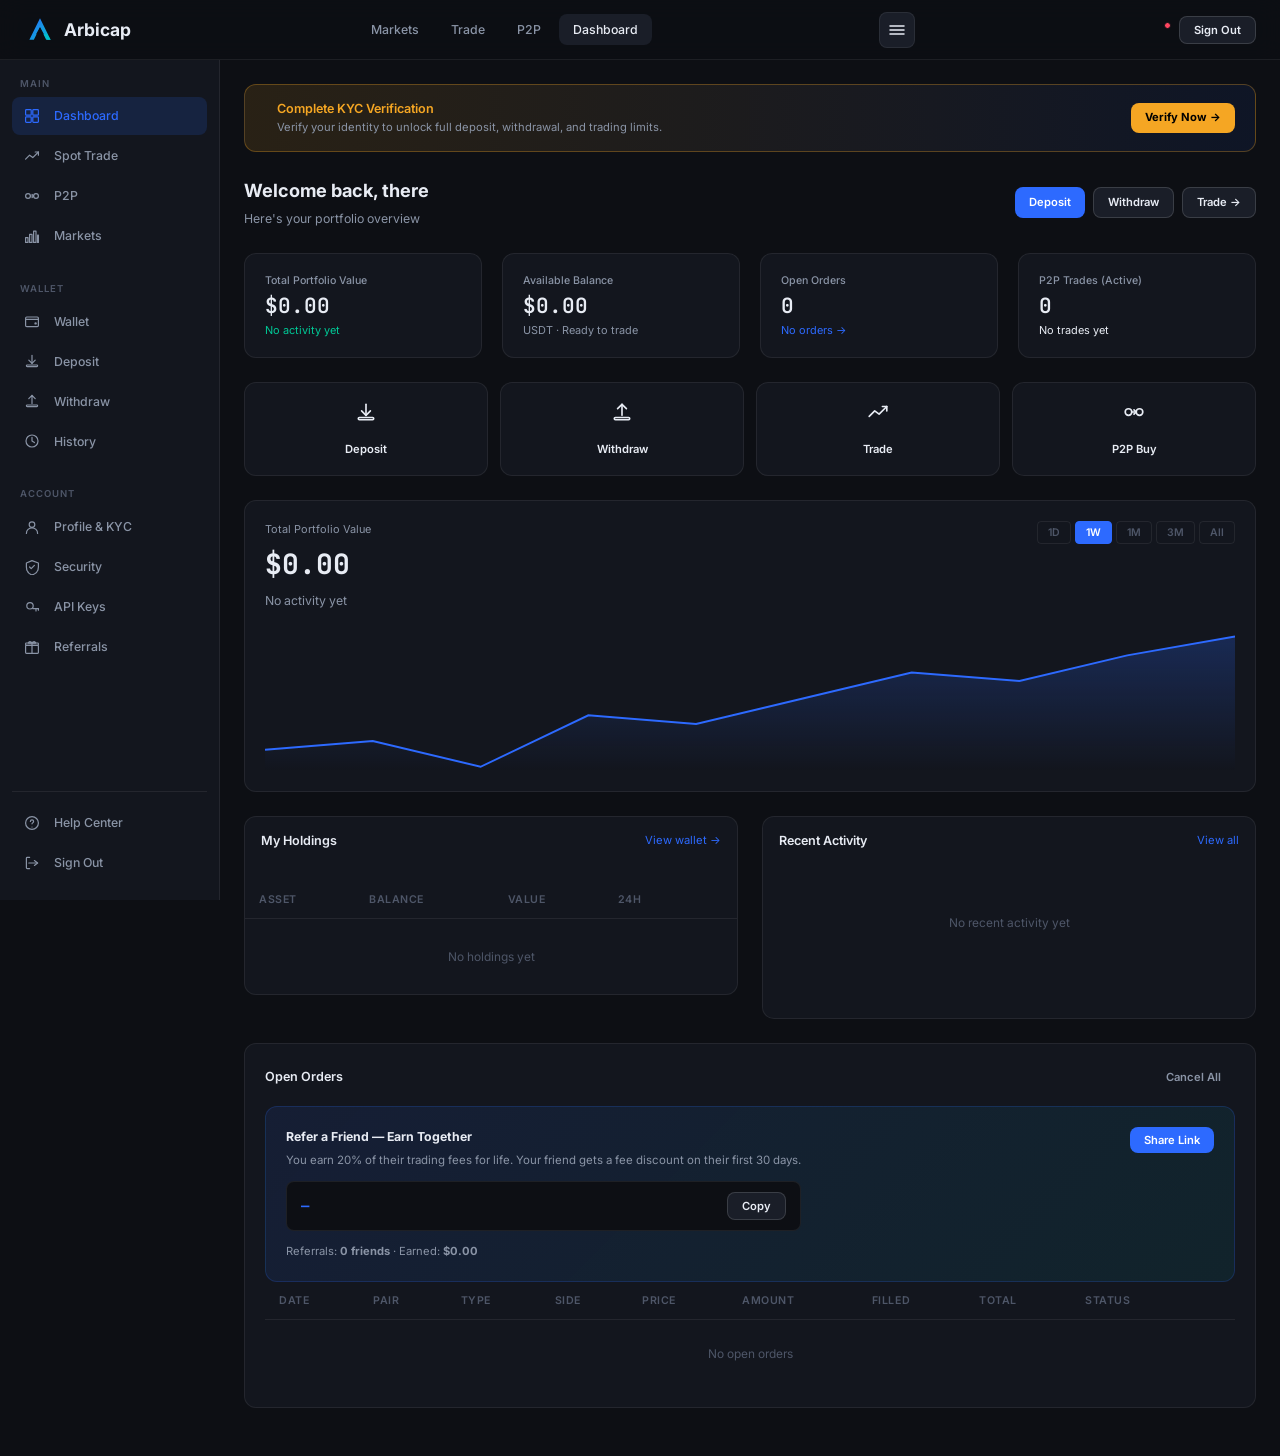
<file: dashboard.html>
<!DOCTYPE html>
<html lang="en">
<head>
  <meta charset="UTF-8" />
  <meta name="viewport" content="width=device-width, initial-scale=1.0" />
  <title>Dashboard — Arbicap</title>
    <link rel="icon" type="image/svg+xml" href="favicon.svg"/>
  <link rel="apple-touch-icon" href="arbicap-logo.png"/>
  <meta name="theme-color" content="#0D0F14"/>
  <link rel="stylesheet" href="style.css" />
  <style>
    .kyc-banner {
      background: linear-gradient(90deg, rgba(245,166,35,0.12), rgba(45,106,255,0.08));
      border: 1px solid rgba(245,166,35,0.3); border-radius: var(--radius-lg);
      padding: 14px 20px; display: flex; align-items: center; justify-content: space-between;
      margin-bottom: 24px; flex-wrap: wrap; gap: 12px;
    }
    .kyc-banner-left { display: flex; align-items: center; gap: 12px; }
    .portfolio-chart-wrap {
      background: var(--bg-surface); border: 1px solid var(--border);
      border-radius: var(--radius-lg); padding: 20px; margin-bottom: 24px;
    }
    .portfolio-header { display: flex; justify-content: space-between; align-items: flex-start; flex-wrap: wrap; gap: 12px; margin-bottom: 20px; }
    .portfolio-value { font-family: var(--font-mono); font-size: 2rem; font-weight: 700; }
    .portfolio-change { font-size: 0.88rem; margin-top: 4px; }
    .chart-mini { width: 100%; height: 140px; position: relative; }
    .chart-mini canvas { width: 100%; height: 100%; }
    .chart-range-btns { display: flex; gap: 4px; }
    .range-btn { padding: 4px 10px; border-radius: var(--radius-sm); font-size: 0.75rem; font-weight: 600; background: none; border: 1px solid var(--border); color: var(--text-muted); cursor: pointer; transition: all 0.15s; }
    .range-btn.active { background: var(--accent); border-color: var(--accent); color: white; }

    .assets-table-card { background: var(--bg-surface); border: 1px solid var(--border); border-radius: var(--radius-lg); overflow: hidden; margin-bottom: 24px; }
    .assets-row-actions { display: flex; gap: 6px; }

    .activity-card { background: var(--bg-surface); border: 1px solid var(--border); border-radius: var(--radius-lg); overflow: hidden; }
    .activity-item { display: flex; align-items: center; gap: 12px; padding: 12px 16px; border-bottom: 1px solid var(--border); }
    .activity-item:last-child { border-bottom: none; }
    .activity-icon { width: 36px; height: 36px; border-radius: 50%; display: flex; align-items: center; justify-content: center; font-size: 1rem; flex-shrink: 0; }
    .activity-icon.deposit { background: var(--green-dim); }
    .activity-icon.withdraw { background: var(--red-dim); }
    .activity-icon.trade { background: var(--accent-glow); }
    .activity-icon.p2p { background: rgba(0,194,203,0.12); }
    .activity-info { flex: 1; }
    .activity-title { font-size: 0.88rem; font-weight: 500; }
    .activity-meta { font-size: 0.75rem; color: var(--text-muted); }
    .activity-amount { text-align: right; }
    .activity-amount .value { font-family: var(--font-mono); font-size: 0.9rem; font-weight: 600; }
    .activity-amount .sub { font-size: 0.72rem; color: var(--text-muted); }

    .quick-actions { display: grid; grid-template-columns: repeat(4,1fr); gap: 12px; margin-bottom: 24px; }
    .quick-action {
      background: var(--bg-surface); border: 1px solid var(--border);
      border-radius: var(--radius-lg); padding: 16px; text-align: center;
      cursor: pointer; transition: all 0.15s; text-decoration: none; color: inherit;
      display: flex; flex-direction: column; align-items: center; gap: 8px;
    }
    .quick-action:hover { border-color: var(--accent); background: var(--accent-glow); }
    .quick-action-icon { font-size: 1.5rem; }
    .quick-action-label { font-size: 0.8rem; font-weight: 600; }

    .referral-card {
      background: linear-gradient(135deg, rgba(45,106,255,0.1), rgba(0,194,203,0.08));
      border: 1px solid rgba(45,106,255,0.2); border-radius: var(--radius-lg); padding: 20px;
    }
    .ref-code-box {
      display: flex; align-items: center; gap: 8px;
      background: var(--bg-base); border: 1px solid var(--border);
      border-radius: var(--radius); padding: 10px 14px; margin: 12px 0;
    }
    .ref-code { font-family: var(--font-mono); font-size: 1rem; font-weight: 700; flex: 1; letter-spacing: 0.08em; color: var(--accent); }
  </style>
</head>
<div id="google_translate_element" style="position:fixed;bottom:80px;right:16px;z-index:999;"></div>
<script>
function googleTranslateElementInit() {
  new google.translate.TranslateElement({
    pageLanguage: 'en',
    includedLanguages: 'es,fr,de,ar,zh-CN,pt,ru,ja,ko,tr,hi,it,nl,pl,sv',
    layout: google.translate.TranslateElement.InlineLayout.SIMPLE,
    autoDisplay: false,
  }, 'google_translate_element');
}
</script>
<script src="//translate.google.com/translate_a/element.js?cb=googleTranslateElementInit"></script>
<body>

<nav class="navbar" id="main-navbar">
  <div class="container">
    <a href="index.html" class="nav-logo">
      <div class="logo-mark" style="background:none;padding:0;width:32px;height:32px;display:inline-flex;align-items:center;"><svg width="28" height="28" viewBox="0 0 100 100" xmlns="http://www.w3.org/2000/svg">
  <defs>
    <linearGradient id="acgrad" x1="0%" y1="0%" x2="100%" y2="100%">
      <stop offset="0%" style="stop-color:#2D6AFF"/>
      <stop offset="100%" style="stop-color:#00C2CB"/>
    </linearGradient>
  </defs>
  <polygon points="50,8 12,85 28,85 50,40 72,85 88,85" fill="url(#acgrad)"/>
  <polygon points="36,65 50,40 64,65 57,65 50,52 43,65" fill="#0D0F14"/>
  <polygon points="64,65 76,85 88,85 75,65" fill="#00C2CB"/>
</svg></div>
      <span data-app-name>Arbicap</span>
    </a>
    <div class="nav-links">
      <a href="markets.html">Markets</a>
      <a href="trade.html">Trade</a>
      <a href="p2p.html">P2P</a>
      <a href="dashboard.html" class="active">Dashboard</a>
    </div>
    <button class="sidebar-toggle-btn" onclick="toggleSidebar()" id="sidebar-toggle" aria-label="Toggle menu">
      <svg width="20" height="20" viewBox="0 0 20 20" fill="none" stroke="currentColor" stroke-width="1.5" stroke-linecap="round">
        <line x1="3" y1="6" x2="17" y2="6" id="tog-l1"/>
        <line x1="3" y1="10" x2="17" y2="10" id="tog-l2"/>
        <line x1="3" y1="14" x2="17" y2="14" id="tog-l3"/>
      </svg>
    </button>
    <div class="nav-actions">
      <button class="btn btn-ghost btn-sm notif-dot"></button>
      <button class="btn btn-secondary btn-sm" onclick="Auth.logout()">Sign Out</button>
    </div>
  </div>
</nav>
<div class="sidebar-overlay" id="sidebar-overlay" onclick="toggleSidebar()"></div>

<div class="app-layout">

  <!-- SIDEBAR -->
  <aside class="sidebar">
    <div class="sidebar-section">
      <div class="sidebar-label">Main</div>
      <a href="dashboard.html" class="sidebar-link active"><span class="icon"><svg width="16" height="16" viewBox="0 0 20 20" fill="none" stroke="currentColor" stroke-width="1.5" stroke-linecap="round" stroke-linejoin="round"><rect x="2" y="2" width="7" height="7" rx="1"/><rect x="11" y="2" width="7" height="7" rx="1"/><rect x="2" y="11" width="7" height="7" rx="1"/><rect x="11" y="11" width="7" height="7" rx="1"/></svg></span> Dashboard</a>
      <a href="trade.html" class="sidebar-link"><span class="icon"><svg width="16" height="16" viewBox="0 0 20 20" fill="none" stroke="currentColor" stroke-width="1.5" stroke-linecap="round" stroke-linejoin="round"><polyline points="2,14 7,9 11,12 18,5"/><polyline points="14,5 18,5 18,9"/></svg></span> Spot Trade</a>
      <a href="p2p.html" class="sidebar-link"><span class="icon"><svg width="16" height="16" viewBox="0 0 20 20" fill="none" stroke="currentColor" stroke-width="1.5" stroke-linecap="round" stroke-linejoin="round"><circle cx="5" cy="10" r="3"/><circle cx="15" cy="10" r="3"/><line x1="8" y1="10" x2="12" y2="10"/><polyline points="10,8 12,10 10,12"/></svg></span> P2P</a>
      <a href="markets.html" class="sidebar-link" onclick="event.stopPropagation()"><span class="icon"><svg width="16" height="16" viewBox="0 0 20 20" fill="none" stroke="currentColor" stroke-width="1.5" stroke-linecap="round" stroke-linejoin="round"><rect x="2" y="12" width="3" height="6"/><rect x="7" y="8" width="3" height="10"/><rect x="12" y="4" width="3" height="14"/><rect x="17" y="9" width="1" height="9"/></svg></span> Markets</a>
    </div>
    <div class="sidebar-section">
      <div class="sidebar-label">Wallet</div>
      <a href="wallet.html" class="sidebar-link"><span class="icon"><svg width="16" height="16" viewBox="0 0 20 20" fill="none" stroke="currentColor" stroke-width="1.5" stroke-linecap="round" stroke-linejoin="round"><rect x="2" y="5" width="16" height="12" rx="1.5"/><path d="M2 8h16"/><circle cx="14.5" cy="13" r="1.5" fill="currentColor" stroke="none"/></svg></span> Wallet</a>
      <a href="wallet.html#deposit" class="sidebar-link"><span class="icon"><svg width="16" height="16" viewBox="0 0 20 20" fill="none" stroke="currentColor" stroke-width="1.5" stroke-linecap="round" stroke-linejoin="round"><line x1="10" y1="3" x2="10" y2="13"/><polyline points="6,9 10,13 14,9"/><rect x="3" y="15" width="14" height="2" rx="1"/></svg></span> Deposit</a>
      <a href="wallet.html#withdraw" class="sidebar-link"><span class="icon"><svg width="16" height="16" viewBox="0 0 20 20" fill="none" stroke="currentColor" stroke-width="1.5" stroke-linecap="round" stroke-linejoin="round"><line x1="10" y1="13" x2="10" y2="3"/><polyline points="6,7 10,3 14,7"/><rect x="3" y="15" width="14" height="2" rx="1"/></svg></span> Withdraw</a>
      <a href="wallet.html#history" class="sidebar-link"><span class="icon"><svg width="16" height="16" viewBox="0 0 20 20" fill="none" stroke="currentColor" stroke-width="1.5" stroke-linecap="round" stroke-linejoin="round"><circle cx="10" cy="10" r="7.5"/><polyline points="10,5.5 10,10 13,12"/></svg></span> History</a>
    </div>
    <div class="sidebar-section">
      <div class="sidebar-label">Account</div>
      <a href="profile.html" class="sidebar-link"><span class="icon"><svg width="16" height="16" viewBox="0 0 20 20" fill="none" stroke="currentColor" stroke-width="1.5" stroke-linecap="round" stroke-linejoin="round"><circle cx="10" cy="7" r="3.5"/><path d="M3 18c0-3.87 3.13-7 7-7s7 3.13 7 7"/></svg></span> Profile & KYC</a>
      <a href="profile.html#security" class="sidebar-link"><span class="icon"><svg width="16" height="16" viewBox="0 0 20 20" fill="none" stroke="currentColor" stroke-width="1.5" stroke-linecap="round" stroke-linejoin="round"><path d="M10 2L3 5v5c0 4.42 3.03 8.56 7 9.93C14.97 18.56 18 14.42 18 10V5L10 2z"/><polyline points="7,10 9,12 13,8"/></svg></span> Security</a>
      <a href="profile.html#api" class="sidebar-link"><span class="icon"><svg width="16" height="16" viewBox="0 0 20 20" fill="none" stroke="currentColor" stroke-width="1.5" stroke-linecap="round" stroke-linejoin="round"><circle cx="7.5" cy="8.5" r="4"/><line x1="11" y1="12" x2="18" y2="12"/><line x1="15" y1="12" x2="15" y2="15"/><line x1="18" y1="12" x2="18" y2="14"/></svg></span> API Keys</a>
      <a href="#" class="sidebar-link"><span class="icon"><svg width="16" height="16" viewBox="0 0 20 20" fill="none" stroke="currentColor" stroke-width="1.5" stroke-linecap="round" stroke-linejoin="round"><rect x="2" y="8" width="16" height="10" rx="1"/><rect x="2" y="5" width="16" height="3" rx="1"/><line x1="10" y1="5" x2="10" y2="18"/><path d="M10 5C10 5 8 2 6 4s1 1 4 1"/><path d="M10 5C10 5 12 2 14 4s-1 1-4 1"/></svg></span> Referrals</a>
    </div>
    <div class="sidebar-bottom">
      <a href="#" class="sidebar-link"><span class="icon"><svg width="16" height="16" viewBox="0 0 20 20" fill="none" stroke="currentColor" stroke-width="1.5" stroke-linecap="round" stroke-linejoin="round"><circle cx="10" cy="10" r="8"/><path d="M8 8a2 2 0 114 0c0 1.5-2 2-2 3"/><circle cx="10" cy="15" r="0.75" fill="currentColor" stroke="none"/></svg></span> Help Center</a>
      <a href="#" class="sidebar-link" onclick="Auth.logout();return false;"><span class="icon"><svg width="16" height="16" viewBox="0 0 20 20" fill="none" stroke="currentColor" stroke-width="1.5" stroke-linecap="round" stroke-linejoin="round"><path d="M7 3H4a1 1 0 00-1 1v12a1 1 0 001 1h3"/><polyline points="13,7 17,10 13,13"/><line x1="6" y1="10" x2="17" y2="10"/></svg></span> Sign Out</a>
    </div>
  </aside>

  <!-- MAIN -->
  <main class="main-content">

    <!-- KYC Banner -->
    <div class="kyc-banner">
      <div class="kyc-banner-left">
        <span style="font-size:1.4rem;"></span>
        <div>
          <div style="font-size:0.9rem;font-weight:600;color:var(--yellow);">Complete KYC Verification</div>
          <div style="font-size:0.8rem;color:var(--text-secondary);">Verify your identity to unlock full deposit, withdrawal, and trading limits.</div>
        </div>
      </div>
      <a href="profile.html#kyc" class="btn btn-sm" style="background:var(--yellow);color:#000;font-weight:700;">Verify Now →</a>
    </div>

    <!-- Greeting + Quick Actions -->
    <div class="page-header flex justify-between items-center" style="flex-wrap:wrap;gap:12px;">
      <div>
        <div class="page-title">Welcome back, <span id="user-firstname">there</span></div>
        <div class="page-subtitle">Here's your portfolio overview</div>
      </div>
      <div class="flex gap-8">
        <a href="wallet.html#deposit" class="btn btn-primary btn-sm">Deposit</a>
        <a href="wallet.html#withdraw" class="btn btn-secondary btn-sm">Withdraw</a>
        <a href="trade.html" class="btn btn-secondary btn-sm">Trade →</a>
      </div>
    </div>

    <!-- Stats row -->
    <div class="grid-4 mb-24">
      <div class="stat-card">
        <div class="stat-label">Total Portfolio Value</div>
        <div class="stat-value" id="stat-total">$0.00</div>
        <div class="stat-change text-green"><span id="stat-total-change">No activity yet</span></div>
      </div>
      <div class="stat-card">
        <div class="stat-label">Available Balance</div>
        <div class="stat-value" id="total-portfolio-value">$0.00</div>
        <div class="stat-change text-secondary"><span id="stat-avail-sub">USDT · Ready to trade</span></div>
      </div>
      <div class="stat-card">
        <div class="stat-label">Open Orders</div>
        <div class="stat-value" id="stat-orders">0</div>
        <div class="stat-change text-accent" style="cursor:pointer;" onclick="showToast('No open orders yet','info')">No orders →</div>
      </div>
      <div class="stat-card">
        <div class="stat-label">P2P Trades (Active)</div>
        <div class="stat-value">0</div>
        <div class="stat-change text-yellow"><span id="stat-p2p-sub">No trades yet</span></div>
      </div>
    </div>

    <!-- Quick Actions -->
    <div class="quick-actions">
      <a href="wallet.html#deposit" class="quick-action"><span class="quick-action-icon"><svg width="22" height="22" viewBox="0 0 20 20" fill="none" stroke="currentColor" stroke-width="1.5" stroke-linecap="round" stroke-linejoin="round"><line x1="10" y1="3" x2="10" y2="13"/><polyline points="6,9 10,13 14,9"/><rect x="3" y="15" width="14" height="2" rx="1"/></svg></span><span class="quick-action-label">Deposit</span></a>
      <a href="wallet.html#withdraw" class="quick-action"><span class="quick-action-icon"><svg width="22" height="22" viewBox="0 0 20 20" fill="none" stroke="currentColor" stroke-width="1.5" stroke-linecap="round" stroke-linejoin="round"><line x1="10" y1="13" x2="10" y2="3"/><polyline points="6,7 10,3 14,7"/><rect x="3" y="15" width="14" height="2" rx="1"/></svg></span><span class="quick-action-label">Withdraw</span></a>
      <a href="trade.html" class="quick-action"><span class="quick-action-icon"><svg width="22" height="22" viewBox="0 0 20 20" fill="none" stroke="currentColor" stroke-width="1.5" stroke-linecap="round" stroke-linejoin="round"><polyline points="2,14 7,9 11,12 18,5"/><polyline points="14,5 18,5 18,9"/></svg></span><span class="quick-action-label">Trade</span></a>
      <a href="p2p.html" class="quick-action"><span class="quick-action-icon"><svg width="22" height="22" viewBox="0 0 20 20" fill="none" stroke="currentColor" stroke-width="1.5" stroke-linecap="round" stroke-linejoin="round"><circle cx="5" cy="10" r="3"/><circle cx="15" cy="10" r="3"/><line x1="8" y1="10" x2="12" y2="10"/><polyline points="10,8 12,10 10,12"/></svg></span><span class="quick-action-label">P2P Buy</span></a>
    </div>

    <!-- Portfolio chart -->
    <div class="portfolio-chart-wrap">
      <div class="portfolio-header">
        <div>
          <div style="font-size:0.78rem;color:var(--text-secondary);margin-bottom:4px;">Total Portfolio Value</div>
          <div class="portfolio-value" id="portfolio-value">$0.00</div>
          <div class="portfolio-change text-secondary" id="portfolio-change">No activity yet</div>
        </div>
        <div class="chart-range-btns">
          <button class="range-btn">1D</button>
          <button class="range-btn active">1W</button>
          <button class="range-btn">1M</button>
          <button class="range-btn">3M</button>
          <button class="range-btn">All</button>
        </div>
      </div>
      <div class="chart-mini" aria-label="Portfolio chart placeholder">
        <canvas id="portfolio-canvas"></canvas>
      </div>
    </div>

    <div style="display:grid;grid-template-columns:1fr 1fr;gap:24px;margin-bottom:24px;" class="assets-grid">

      <!-- Holdings -->
      <div class="assets-table-card">
        <div class="card-header" style="padding:14px 16px;">
          <span class="card-title">My Holdings</span>
          <a href="wallet.html" class="caption text-accent">View wallet →</a>
        </div>
        <table>
          <thead><tr><th>Asset</th><th>Balance</th><th>Value</th><th>24h</th><th></th></tr></thead>
          <tbody>
            <tr>
              <td colspan="5" style="text-align:center;color:var(--text-muted);padding:28px 16px;font-size:0.85rem;">No holdings yet</td>
            </tr>
          </tbody>
        </table>
      </div>

      <!-- Recent Activity -->
      <div class="activity-card">
        <div class="card-header" style="padding:14px 16px;">
          <span class="card-title">Recent Activity</span>
          <a href="wallet.html#history" class="caption text-accent">View all</a>
        </div>
        <div id="activity-list">
          <div style="text-align:center;color:var(--text-muted);padding:32px;font-size:0.85rem;">
            No recent activity yet
          </div>
        </div>
      </div>
    </div>

    <!-- Open Orders -->
    <div class="card mb-24">
      <div class="card-header">
        <span class="card-title">Open Orders</span>
        <button class="btn btn-ghost btn-sm text-red" onclick="showToast('No open orders yet','warning')">Cancel All</button>
      </div>
      <div class="table-wrap">
        <table>
          <thead><tr><th>Date</th><th>Pair</th><th>Type</th><th>Side</th><th>Price</th><th>Amount</th><th>Filled</th><th>Total</th><th>Status</th><th></th></tr></thead>
          <tbody id="orders-tbody"><tr><td colspan="10" style="text-align:center;color:var(--text-muted);padding:24px;font-size:0.85rem;">No open orders</td></tr></tbody>
    <!-- Referral card -->
    <div class="referral-card">
      <div style="display:flex;justify-content:space-between;align-items:flex-start;flex-wrap:wrap;gap:12px;">
        <div>
          <div style="font-size:0.88rem;font-weight:700;margin-bottom:4px;"> Refer a Friend — Earn Together</div>
          <div style="font-size:0.82rem;color:var(--text-secondary);">You earn 20% of their trading fees for life. Your friend gets a fee discount on their first 30 days.</div>
          <div class="ref-code-box">
            <span class="ref-code" id="ref-code">—</span>
            <button class="btn btn-secondary btn-sm" onclick="copyToClipboard(document.getElementById('ref-code').textContent,'Referral code')">Copy</button>
          </div>
          <div class="caption">Referrals: <strong>0 friends</strong> · Earned: <strong>$0.00</strong></div>
        </div>
        <div style="text-align:right;">
          <button class="btn btn-primary btn-sm" onclick="copyToClipboard('https://arbicap.vercel.app/register?ref=' + document.getElementById('ref-code').textContent,'Link')">Share Link</button>
        </div>
      </div>
    </div>

  </main>
</div>

<script src="icons.js"></script>
<script src="app.js"></script>
<script>
  // Portfolio chart
  const canvas = document.getElementById('portfolio-canvas');
  if (canvas) {
    canvas.width = canvas.parentElement.offsetWidth;
    canvas.height = 140;
    const ctx = canvas.getContext('2d');
    const pts = [10200,10400,9800,11000,10800,11400,12000,11800,12400,12840];
    const w = canvas.width, h = canvas.height;
    const min = Math.min(...pts) * 0.99, max = Math.max(...pts) * 1.01;
    const scaleX = w / (pts.length - 1);
    const scaleY = h / (max - min);

    const grad = ctx.createLinearGradient(0, 0, 0, h);
    grad.addColorStop(0, 'rgba(45,106,255,0.25)');
    grad.addColorStop(1, 'rgba(45,106,255,0)');

    ctx.beginPath();
    pts.forEach((v, i) => {
      const x = i * scaleX, y = h - (v - min) * scaleY;
      i === 0 ? ctx.moveTo(x, y) : ctx.lineTo(x, y);
    });
    ctx.strokeStyle = '#2D6AFF'; ctx.lineWidth = 2; ctx.stroke();

    ctx.lineTo(w, h); ctx.lineTo(0, h); ctx.closePath();
    ctx.fillStyle = grad; ctx.fill();
  }

  document.querySelectorAll('.range-btn').forEach(btn => {
    btn.addEventListener('click', () => {
      document.querySelectorAll('.range-btn').forEach(b => b.classList.remove('active'));
      btn.classList.add('active');
    });
  });

</script>
</body>
</html>
</file>
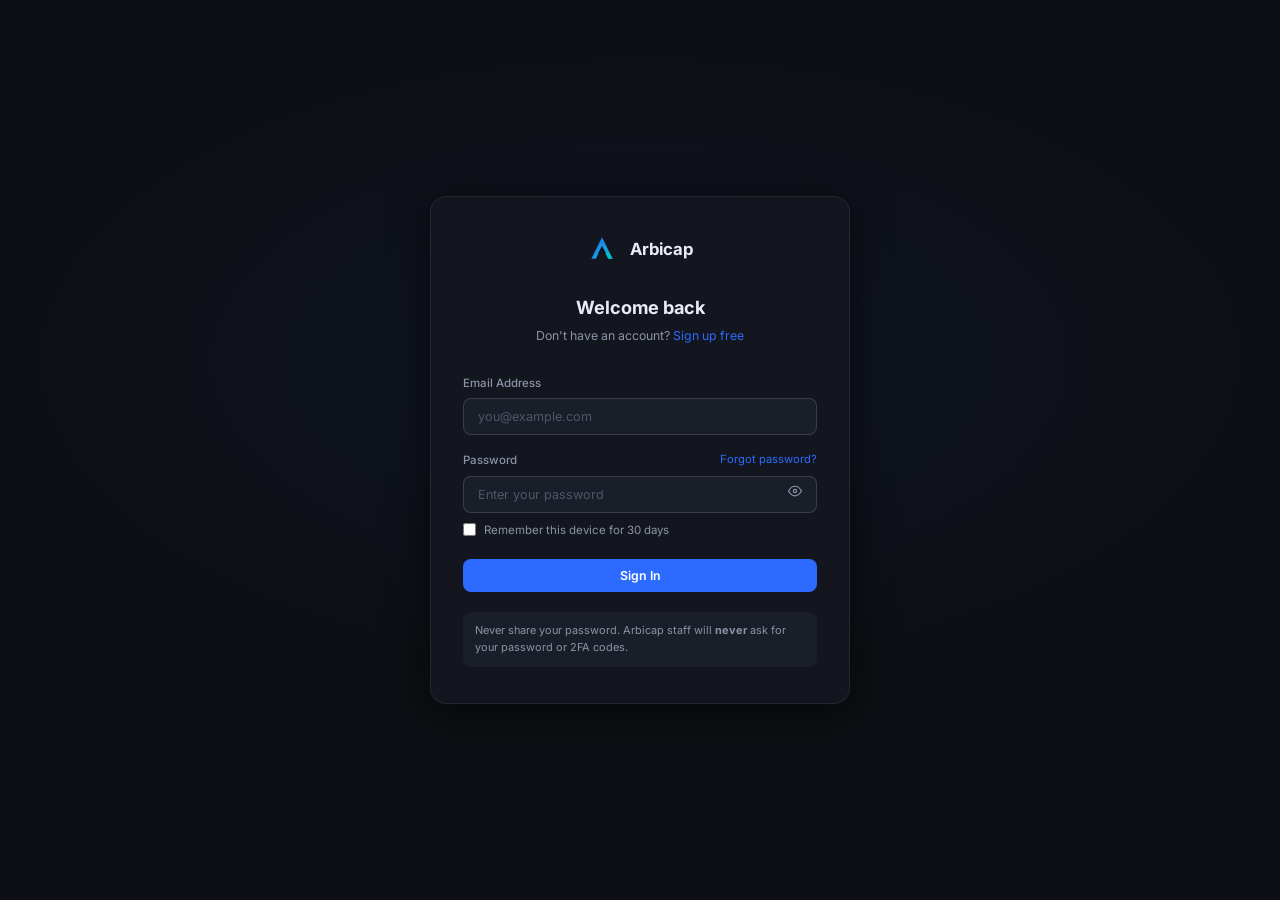
<file: login.html>
<!DOCTYPE html>
<html lang="en">
<head>
  <meta charset="UTF-8" />
  <meta name="viewport" content="width=device-width, initial-scale=1.0" />
  <title>Sign In — Arbicap</title>
    <link rel="icon" type="image/svg+xml" href="favicon.svg"/>
  <link rel="apple-touch-icon" href="arbicap-logo.png"/>
  <meta name="theme-color" content="#0D0F14"/>
  <link rel="stylesheet" href="style.css" />
  <style>
    .login-page {
      min-height: 100vh; display: flex; align-items: center; justify-content: center;
      background: radial-gradient(ellipse 70% 50% at 50% 40%, rgba(45,106,255,0.07) 0%, transparent 70%);
      padding: 40px 20px;
    }
    .login-card {
      width: 100%; max-width: 420px;
      background: var(--bg-surface); border: 1px solid var(--border);
      border-radius: var(--radius-xl); padding: 36px 32px;
      box-shadow: var(--shadow-modal);
    }
    .login-logo { display: flex; align-items: center; gap: 10px; margin-bottom: 28px; justify-content: center; }
    .login-logo .logo-mark { width: 36px; height: 36px; font-size: 0.9rem; }
    .login-logo span { font-size: 1.2rem; font-weight: 700; }
    .login-title { font-size: 1.3rem; font-weight: 700; text-align: center; margin-bottom: 4px; }
    .login-sub { text-align: center; color: var(--text-secondary); font-size: 0.88rem; margin-bottom: 28px; }

    .two-fa-screen { display: none; }
    .two-fa-screen.visible { display: block; }
    .otp-inputs { display: flex; gap: 10px; justify-content: center; margin: 20px 0; }
    .otp-input {
      width: 48px; height: 56px; border-radius: var(--radius);
      background: var(--bg-elevated); border: 1px solid var(--border-strong);
      color: var(--text-primary); font-size: 1.4rem; font-weight: 700;
      text-align: center; font-family: var(--font-mono);
      transition: border-color 0.2s;
    }
    .otp-input:focus { border-color: var(--accent); box-shadow: 0 0 0 3px var(--accent-glow); }

    .forgot-link { float: right; font-size: 0.8rem; color: var(--accent); }
    .forgot-link:hover { text-decoration: underline; }

    .security-notice {
      display: flex; align-items: flex-start; gap: 8px;
      background: var(--bg-elevated); border-radius: var(--radius);
      padding: 10px 12px; margin-top: 20px; font-size: 0.78rem; color: var(--text-secondary);
    }

    @media (max-width: 640px) {
      .login-page {
        padding: 20px 12px;
      }
      .login-card {
        padding: 24px 18px;
      }
      .otp-inputs {
        gap: 6px;
      }
      .otp-input {
        width: 38px;
        height: 48px;
      }
    }
  </style>
</head>
<div id="google_translate_element" style="position:fixed;bottom:80px;right:16px;z-index:999;"></div>
<script>
function googleTranslateElementInit() {
  new google.translate.TranslateElement({
    pageLanguage: 'en',
    includedLanguages: 'es,fr,de,ar,zh-CN,pt,ru,ja,ko,tr,hi,it,nl,pl,sv',
    layout: google.translate.TranslateElement.InlineLayout.SIMPLE,
    autoDisplay: false,
  }, 'google_translate_element');
}
</script>
<script src="//translate.google.com/translate_a/element.js?cb=googleTranslateElementInit"></script>
<body>

<div class="login-page">
  <div class="login-card">

    <div class="login-logo">
      <div class="logo-mark" style="background:none;padding:0;width:32px;height:32px;display:inline-flex;align-items:center;"><svg width="28" height="28" viewBox="0 0 100 100" xmlns="http://www.w3.org/2000/svg">
  <defs>
    <linearGradient id="acgrad" x1="0%" y1="0%" x2="100%" y2="100%">
      <stop offset="0%" style="stop-color:#2D6AFF"/>
      <stop offset="100%" style="stop-color:#00C2CB"/>
    </linearGradient>
  </defs>
  <polygon points="50,8 12,85 28,85 50,40 72,85 88,85" fill="url(#acgrad)"/>
  <polygon points="36,65 50,40 64,65 57,65 50,52 43,65" fill="#0D0F14"/>
  <polygon points="64,65 76,85 88,85 75,65" fill="#00C2CB"/>
</svg></div>
      <span data-app-name>Arbicap</span>
    </div>

    <!-- ── LOGIN FORM ── -->
    <div id="login-screen">
      <div class="login-title">Welcome back</div>
      <div class="login-sub">Don't have an account? <a href="register.html" class="text-accent">Sign up free</a></div>

      <form onsubmit="handleLogin(event)" novalidate>
        <div class="form-group mb-16">
          <label class="form-label">Email Address</label>
          <input type="email" class="form-input w-full" id="login-email" placeholder="you@example.com" required />
        </div>

        <div class="form-group mb-8">
          <div style="display:flex;justify-content:space-between;align-items:center;">
            <label class="form-label">Password</label>
            <a href="#" class="forgot-link" onclick="showForgot(event)">Forgot password?</a>
          </div>
          <div class="input-group relative">
            <input type="password" class="form-input w-full" id="login-pwd" placeholder="Enter your password" required />
            <span class="input-suffix" style="cursor:pointer;" onclick="togglePwd()"><svg width="16" height="16" viewBox="0 0 20 20" fill="none" stroke="currentColor" stroke-width="1.5" stroke-linecap="round" stroke-linejoin="round"><path d="M2 10C4 6 6.5 4 10 4s6 2 8 6c-2 4-4.5 6-8 6s-6-2-8-6z"/><circle cx="10" cy="10" r="2"/></svg></span>
          </div>
        </div>

        <div style="display:flex;align-items:center;gap:8px;margin-bottom:20px;font-size:0.82rem;color:var(--text-secondary);">
          <input type="checkbox" id="remember-me" style="accent-color:var(--accent);" />
          <label for="remember-me">Remember this device for 30 days</label>
        </div>

        <button type="submit" class="btn btn-primary btn-full" id="login-btn">Sign In</button>
      </form>

      <!-- Google Identity Services script — loads the Google OAuth library -->
      <!-- Only loads if GOOGLE_CLIENT_ID is set -->
      <script>
        if (GOOGLE_CLIENT_ID !== 'YOUR_GOOGLE_CLIENT_ID.apps.googleusercontent.com') {
          const s = document.createElement('script');
          s.src = 'https://accounts.google.com/gsi/client';
          s.async = true; s.defer = true;
          document.head.appendChild(s);
        }
      </script>

      <div class="security-notice">
         <span>Never share your password. Arbicap staff will <strong>never</strong> ask for your password or 2FA codes.</span>
      </div>
    </div>

    <!-- ── 2FA SCREEN ── -->
    <div id="twofa-screen" class="two-fa-screen">
      <div style="text-align:center;">
        <div style="font-size:2.5rem;margin-bottom:12px;"></div>
        <div class="login-title">Two-Factor Authentication</div>
        <p style="color:var(--text-secondary);font-size:0.85rem;margin-bottom:8px;">
          Enter the 6-digit code from your authenticator app.
        </p>
        <p class="caption">Logged in as: <span id="twofa-email" class="text-accent"></span></p>
      </div>

      <div class="otp-inputs" id="otp-inputs">
        <input class="otp-input" maxlength="1" inputmode="numeric" />
        <input class="otp-input" maxlength="1" inputmode="numeric" />
        <input class="otp-input" maxlength="1" inputmode="numeric" />
        <input class="otp-input" maxlength="1" inputmode="numeric" />
        <input class="otp-input" maxlength="1" inputmode="numeric" />
        <input class="otp-input" maxlength="1" inputmode="numeric" />
      </div>

      <button class="btn btn-primary btn-full" onclick="verify2FA()">Verify & Sign In</button>
      <div style="text-align:center;margin-top:12px;">
        <button class="btn btn-ghost btn-sm" onclick="showBackup()">Use backup code instead</button>
        <button class="btn btn-ghost btn-sm" onclick="backToLogin()">← Change account</button>
      </div>

      <div id="backup-input" style="display:none;margin-top:12px;">
        <div class="form-group">
          <label class="form-label">Backup Recovery Code</label>
          <input type="text" class="form-input w-full" placeholder="XXXX-XXXX-XXXX-XXXX" />
        </div>
        <button class="btn btn-primary btn-full mt-8" onclick="verify2FA()">Verify with Backup</button>
      </div>
    </div>

    <!-- ── FORGOT PASSWORD ── -->
    <div id="forgot-screen" style="display:none;">
      <div style="text-align:center;margin-bottom:24px;">
        <div style="font-size:2rem;margin-bottom:8px;"></div>
        <div class="login-title">Reset Password</div>
        <p style="color:var(--text-secondary);font-size:0.85rem;">We'll send a reset link to your email address.</p>
      </div>
      <div class="form-group mb-20">
        <label class="form-label">Email Address</label>
        <input type="email" class="form-input w-full" placeholder="you@example.com" />
      </div>
      <button class="btn btn-primary btn-full mb-12" onclick="sendReset()">Send Reset Link</button>
      <button class="btn btn-ghost btn-full" onclick="backToLogin()">← Back to Sign In</button>
    </div>

  </div>
</div>

<script src="icons.js"></script>
<script src="app.js"></script>
<script>
  async function handleLogin(e) {
    e.preventDefault();
    const email = document.getElementById('login-email').value.trim();
    const pwd   = document.getElementById('login-pwd').value;
    if (!email || !pwd) { showToast('Enter your email and password', 'error'); return; }

    const btn = document.getElementById('login-btn');
    btn.textContent = 'Signing in...'; btn.disabled = true;

    try {
      const res = await fetch(`${APP.apiBase}/auth/login`, {
        method: 'POST',
        headers: { 'Content-Type': 'application/json' },
        body: JSON.stringify({ email, password: pwd }),
      });
      const data = await res.json();
      if (!res.ok) throw new Error(data.error || 'Login failed');

      if (data.requires2FA) {
        // Show 2FA screen
        document.getElementById('login-screen').style.display = 'none';
        document.getElementById('twofa-screen').classList.add('visible');
        document.getElementById('twofa-email').textContent = email;
        document.querySelectorAll('.otp-input')[0].focus();
        // Store temp token for 2FA verification
        window._tempUserId = data.userId;
      } else {
        // Direct login — save token and redirect
        Auth.login(data.token, data.user);
        showToast('Welcome back!', 'success');
        setTimeout(() => window.location.href = 'dashboard.html', 800);
      }
    } catch (err) {
      showToast(err.message, 'error');
      btn.textContent = 'Sign In'; btn.disabled = false;
    }
  }

  // OTP auto-advance
  document.querySelectorAll('.otp-input').forEach((input, i, all) => {
    input.addEventListener('input', () => {
      if (input.value && i < all.length - 1) all[i + 1].focus();
    });
    input.addEventListener('keydown', e => {
      if (e.key === 'Backspace' && !input.value && i > 0) all[i - 1].focus();
    });
  });

  function verify2FA() {
    const code = [...document.querySelectorAll('.otp-input')].map(i => i.value).join('');
    if (code.length < 6 && document.getElementById('backup-input').style.display === 'none') {
      showToast('Enter all 6 digits', 'error'); return;
    }
    showToast('Verified! Redirecting to dashboard...', 'success');
    setTimeout(() => window.location.href = 'dashboard.html', 1500);
  }

  function showBackup() {
    document.getElementById('backup-input').style.display = '';
    document.getElementById('otp-inputs').style.display = 'none';
  }

  function backToLogin() {
    ['twofa-screen','forgot-screen'].forEach(id => {
      const el = document.getElementById(id);
      el.style.display = 'none'; el.classList.remove('visible');
    });
    document.getElementById('login-screen').style.display = '';
    document.getElementById('login-btn').textContent = 'Sign In';
    document.getElementById('login-btn').disabled = false;
  }

  function showForgot(e) {
    e.preventDefault();
    document.getElementById('login-screen').style.display = 'none';
    document.getElementById('forgot-screen').style.display = '';
  }

  function sendReset() {
    showToast('Reset link sent! Check your inbox.', 'success');
    setTimeout(backToLogin, 1800);
  }

  function togglePwd() {
    const inp = document.getElementById('login-pwd');
    inp.type = inp.type === 'password' ? 'text' : 'password';
  }
</script>
</body>
</html>
</file>
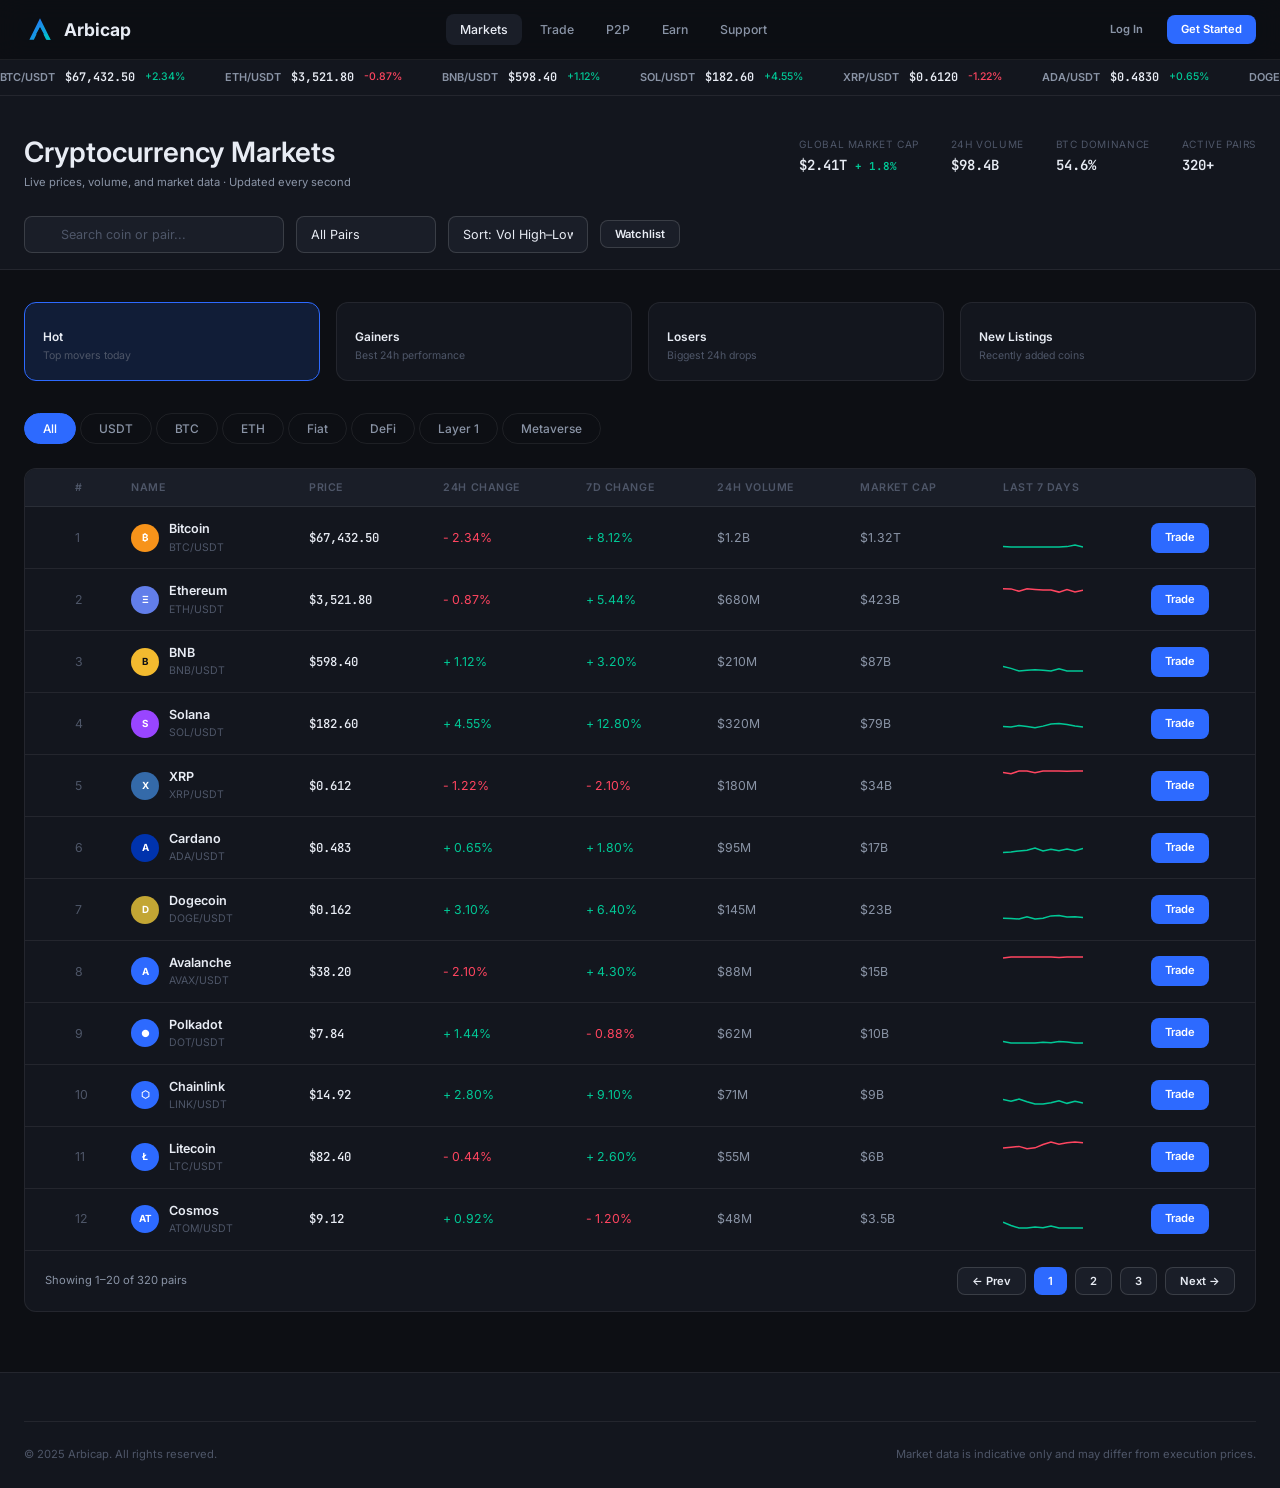
<file: markets.html>
<!DOCTYPE html>
<html lang="en">
<head>
  <meta charset="UTF-8" />
  <meta name="viewport" content="width=device-width, initial-scale=1.0" />
  <title>Markets — Arbicap</title>
    <link rel="icon" type="image/svg+xml" href="favicon.svg"/>
  <link rel="apple-touch-icon" href="arbicap-logo.png"/>
  <meta name="theme-color" content="#0D0F14"/>
  <link rel="stylesheet" href="style.css" />
  <style>
    .markets-page { padding-top: 60px; min-height: 100vh; }
    .markets-hero {
      background: var(--bg-surface); border-bottom: 1px solid var(--border);
      padding: 40px 0 0;
    }
    .markets-hero-inner { display: flex; justify-content: space-between; align-items: flex-start; flex-wrap: wrap; gap: 24px; margin-bottom: 24px; }
    .market-overview-stats { display: flex; gap: 32px; flex-wrap: wrap; }
    .mo-stat { display: flex; flex-direction: column; gap: 2px; }
    .mo-stat-label { font-size: 0.72rem; color: var(--text-muted); text-transform: uppercase; letter-spacing: 0.06em; }
    .mo-stat-value { font-family: var(--font-mono); font-size: 1rem; font-weight: 600; }

    .markets-filter-bar { display: flex; align-items: center; gap: 12px; flex-wrap: wrap; padding-bottom: 16px; }
    .search-box { position: relative; }
    .search-box input { padding-left: 36px; width: 260px; }
    .search-icon { position: absolute; left: 12px; top: 50%; transform: translateY(-50%); color: var(--text-muted); font-size: 0.9rem; }

    .markets-body { padding: 32px 0 60px; }
    .market-tabs { display: flex; gap: 4px; margin-bottom: 24px; }
    .market-tab {
      padding: 7px 18px; border-radius: var(--radius-pill);
      font-size: 0.85rem; font-weight: 500;
      background: transparent; border: 1px solid var(--border);
      color: var(--text-secondary); cursor: pointer; transition: all 0.15s;
    }
    .market-tab.active { background: var(--accent); border-color: var(--accent); color: white; }
    .market-tab:hover:not(.active) { border-color: var(--border-strong); color: var(--text-primary); }

    .markets-table-card { background: var(--bg-surface); border: 1px solid var(--border); border-radius: var(--radius-lg); overflow: hidden; }
    .markets-table-card thead th { background: var(--bg-elevated); }
    .asset-cell { display: flex; align-items: center; gap: 10px; }
    .asset-name { font-weight: 600; font-size: 0.9rem; }
    .asset-sym { font-size: 0.75rem; color: var(--text-muted); }
    .price-cell { font-family: var(--font-mono); font-weight: 500; }
    .sparkline { width: 80px; height: 28px; }
    .watchlist-btn { background: none; border: none; color: var(--text-muted); font-size: 1rem; cursor: pointer; padding: 4px; transition: color 0.15s; }
    .watchlist-btn:hover, .watchlist-btn.starred { color: var(--yellow); }

    .category-cards { display: grid; grid-template-columns: repeat(4, 1fr); gap: 16px; margin-bottom: 32px; }
    .cat-card {
      background: var(--bg-surface); border: 1px solid var(--border);
      border-radius: var(--radius-lg); padding: 16px 18px;
      cursor: pointer; transition: all 0.15s;
    }
    .cat-card:hover { border-color: var(--accent); background: var(--accent-glow); }
    .cat-card.active { border-color: var(--accent); background: var(--accent-glow); }
    .cat-card-icon { font-size: 1.4rem; margin-bottom: 8px; }
    .cat-card-name { font-size: 0.85rem; font-weight: 600; }
    .cat-card-count { font-size: 0.75rem; color: var(--text-muted); margin-top: 2px; }

    .vol-bar { height: 4px; background: var(--bg-elevated); border-radius: 2px; margin-top: 4px; overflow: hidden; }
    .vol-fill { height: 100%; background: var(--accent); border-radius: 2px; }
  </style>
</head>
<div id="google_translate_element" style="position:fixed;bottom:80px;right:16px;z-index:999;"></div>
<script>
function googleTranslateElementInit() {
  new google.translate.TranslateElement({
    pageLanguage: 'en',
    includedLanguages: 'es,fr,de,ar,zh-CN,pt,ru,ja,ko,tr,hi,it,nl,pl,sv',
    layout: google.translate.TranslateElement.InlineLayout.SIMPLE,
    autoDisplay: false,
  }, 'google_translate_element');
}
</script>
<script src="//translate.google.com/translate_a/element.js?cb=googleTranslateElementInit"></script>
<body>

<!-- ══ NAVBAR ═════════════════════════════════ -->
<nav class="navbar">
  <div class="container">
    <a href="index.html" class="nav-logo">
      <div class="logo-mark" style="background:none;padding:0;width:32px;height:32px;display:inline-flex;align-items:center;"><svg width="28" height="28" viewBox="0 0 100 100" xmlns="http://www.w3.org/2000/svg">
  <defs>
    <linearGradient id="acgrad" x1="0%" y1="0%" x2="100%" y2="100%">
      <stop offset="0%" style="stop-color:#2D6AFF"/>
      <stop offset="100%" style="stop-color:#00C2CB"/>
    </linearGradient>
  </defs>
  <polygon points="50,8 12,85 28,85 50,40 72,85 88,85" fill="url(#acgrad)"/>
  <polygon points="36,65 50,40 64,65 57,65 50,52 43,65" fill="#0D0F14"/>
  <polygon points="64,65 76,85 88,85 75,65" fill="#00C2CB"/>
</svg></div>
      <span data-app-name>Arbicap</span>
    </a>
    <div class="nav-links">
      <a href="markets.html" class="active">Markets</a>
      <a href="trade.html">Trade</a>
      <a href="p2p.html">P2P</a>
      <a href="#">Earn</a>
      <a href="#">Support</a>
    </div>
    <div class="nav-actions" id="nav-actions">
      <!-- Will be populated by auth check -->
      <a href="login.html" class="btn btn-ghost btn-sm">Log In</a>
      <a href="register.html" class="btn btn-primary btn-sm">Get Started</a>
    </div>
  </div>
</nav>

<div class="markets-page">

  <!-- ── TICKER ──────────────────────────────── -->
  <div class="ticker-banner">
    <div class="ticker-track" id="ticker-track"></div>
  </div>

  <!-- ── HERO STATS ──────────────────────────── -->
  <div class="markets-hero">
    <div class="container">
      <div class="markets-hero-inner">
        <div>
          <h1 class="display-md" style="margin-bottom:4px;">Cryptocurrency Markets</h1>
          <p class="caption">Live prices, volume, and market data · Updated every second</p>
        </div>
        <div class="market-overview-stats">
          <div class="mo-stat">
            <span class="mo-stat-label">Global Market Cap</span>
            <span class="mo-stat-value">$2.41T <span class="text-green" style="font-size:0.78rem;">+ 1.8%</span></span>
          </div>
          <div class="mo-stat">
            <span class="mo-stat-label">24h Volume</span>
            <span class="mo-stat-value">$98.4B</span>
          </div>
          <div class="mo-stat">
            <span class="mo-stat-label">BTC Dominance</span>
            <span class="mo-stat-value">54.6%</span>
          </div>
          <div class="mo-stat">
            <span class="mo-stat-label">Active Pairs</span>
            <span class="mo-stat-value">320+</span>
          </div>
        </div>
      </div>

      <!-- Filter bar -->
      <div class="markets-filter-bar">
        <div class="search-box">
          <span class="search-icon"></span>
          <input type="text" class="form-input" placeholder="Search coin or pair..." id="market-search" />
        </div>
        <select class="form-select" style="width:140px;">
          <option>All Pairs</option>
          <option>USDT Pairs</option>
          <option>BTC Pairs</option>
          <option>ETH Pairs</option>
          <option>FIAT Pairs</option>
        </select>
        <select class="form-select" style="width:140px;">
          <option>Sort: Vol High–Low</option>
          <option>Sort: Price High–Low</option>
          <option>Sort: Change +</option>
          <option>Sort: Change -</option>
        </select>
        <button class="btn btn-secondary btn-sm"> Watchlist</button>
      </div>
    </div>
  </div>

  <!-- ── BODY ────────────────────────────────── -->
  <div class="markets-body">
    <div class="container">

      <!-- Category cards -->
      <div class="category-cards">
        <div class="cat-card active">
          <div class="cat-card-icon"></div>
          <div class="cat-card-name">Hot</div>
          <div class="cat-card-count">Top movers today</div>
        </div>
        <div class="cat-card">
          <div class="cat-card-icon"></div>
          <div class="cat-card-name">Gainers</div>
          <div class="cat-card-count">Best 24h performance</div>
        </div>
        <div class="cat-card">
          <div class="cat-card-icon"></div>
          <div class="cat-card-name">Losers</div>
          <div class="cat-card-count">Biggest 24h drops</div>
        </div>
        <div class="cat-card">
          <div class="cat-card-icon"></div>
          <div class="cat-card-name">New Listings</div>
          <div class="cat-card-count">Recently added coins</div>
        </div>
      </div>

      <!-- Market tabs -->
      <div class="market-tabs">
        <button class="market-tab active">All</button>
        <button class="market-tab">USDT</button>
        <button class="market-tab">BTC</button>
        <button class="market-tab">ETH</button>
        <button class="market-tab">Fiat</button>
        <button class="market-tab">DeFi</button>
        <button class="market-tab">Layer 1</button>
        <button class="market-tab">Metaverse</button>
      </div>

      <!-- Markets table -->
      <div class="markets-table-card">
        <div class="table-wrap">
          <table id="markets-table">
            <thead>
              <tr>
                <th style="width:36px;"></th>
                <th>#</th>
                <th>Name</th>
                <th>Price</th>
                <th>24h Change</th>
                <th>7d Change</th>
                <th>24h Volume</th>
                <th>Market Cap</th>
                <th>Last 7 Days</th>
                <th></th>
              </tr>
            </thead>
            <tbody id="markets-tbody">
              <!-- Rows generated by JS -->
            </tbody>
          </table>
        </div>
        <!-- Pagination -->
        <div style="display:flex;align-items:center;justify-content:space-between;padding:16px 20px;border-top:1px solid var(--border);">
          <span class="caption">Showing 1–20 of 320 pairs</span>
          <div class="flex gap-8">
            <button class="btn btn-secondary btn-sm">← Prev</button>
            <button class="btn btn-primary btn-sm">1</button>
            <button class="btn btn-secondary btn-sm">2</button>
            <button class="btn btn-secondary btn-sm">3</button>
            <button class="btn btn-secondary btn-sm">Next →</button>
          </div>
        </div>
      </div>

    </div>
  </div>

</div>

<!-- ══ FOOTER ═════════════════════════════════ -->
<footer class="footer">
  <div class="container">
    <div class="footer-bottom">
      <p>© 2025 Arbicap. All rights reserved.</p>
      <p>Market data is indicative only and may differ from execution prices.</p>
    </div>
  </div>
</footer>

<script src="icons.js"></script>
<script src="app.js"></script>
<script>
  // ── Market data (replace with live API) ──────
  const MARKETS = [
    { rank:1,  sym:'BTC',  name:'Bitcoin',   price:67432.50, ch24:-2.34, ch7:8.12,  vol:'1.2B',  cap:'1.32T', icon:'coin-btc', label:'₿', trend:'up' },
    { rank:2,  sym:'ETH',  name:'Ethereum',  price:3521.80,  ch24:-0.87, ch7:5.44,  vol:'680M',  cap:'423B',  icon:'coin-eth', label:'Ξ', trend:'down' },
    { rank:3,  sym:'BNB',  name:'BNB',       price:598.40,   ch24:1.12,  ch7:3.20,  vol:'210M',  cap:'87B',   icon:'coin-bnb', label:'B', trend:'up' },
    { rank:4,  sym:'SOL',  name:'Solana',    price:182.60,   ch24:4.55,  ch7:12.80, vol:'320M',  cap:'79B',   icon:'coin-sol', label:'S', trend:'up' },
    { rank:5,  sym:'XRP',  name:'XRP',       price:0.6120,   ch24:-1.22, ch7:-2.10, vol:'180M',  cap:'34B',   icon:'coin-xrp', label:'X', trend:'down' },
    { rank:6,  sym:'ADA',  name:'Cardano',   price:0.4830,   ch24:0.65,  ch7:1.80,  vol:'95M',   cap:'17B',   icon:'coin-ada', label:'A', trend:'up' },
    { rank:7,  sym:'DOGE', name:'Dogecoin',  price:0.1620,   ch24:3.10,  ch7:6.40,  vol:'145M',  cap:'23B',   icon:'coin-doge',label:'D', trend:'up' },
    { rank:8,  sym:'AVAX', name:'Avalanche', price:38.20,    ch24:-2.10, ch7:4.30,  vol:'88M',   cap:'15B',   icon:'coin-default',label:'A',trend:'down'},
    { rank:9,  sym:'DOT',  name:'Polkadot',  price:7.84,     ch24:1.44,  ch7:-0.88, vol:'62M',   cap:'10B',   icon:'coin-default',label:'●',trend:'up'},
    { rank:10, sym:'LINK', name:'Chainlink', price:14.92,    ch24:2.80,  ch7:9.10,  vol:'71M',   cap:'9B',    icon:'coin-default',label:'⬡',trend:'up'},
    { rank:11, sym:'LTC',  name:'Litecoin',  price:82.40,    ch24:-0.44, ch7:2.60,  vol:'55M',   cap:'6B',    icon:'coin-default',label:'Ł',trend:'down'},
    { rank:12, sym:'ATOM', name:'Cosmos',    price:9.12,     ch24:0.92,  ch7:-1.20, vol:'48M',   cap:'3.5B',  icon:'coin-default',label:'AT',trend:'up'},
  ];

  function renderMarkets(data) {
    const tbody = document.getElementById('markets-tbody');
    tbody.innerHTML = data.map(m => {
      const up24 = m.ch24 >= 0;
      const up7  = m.ch7 >= 0;
      return `<tr>
        <td><button class="watchlist-btn" title="Add to watchlist"></button></td>
        <td class="text-muted">${m.rank}</td>
        <td>
          <div class="asset-cell">
            <div class="coin-icon ${m.icon}">${m.label}</div>
            <div><div class="asset-name">${m.name}</div><div class="asset-sym">${m.sym}/USDT</div></div>
          </div>
        </td>
        <td class="price-cell">$${m.price.toLocaleString('en-US', {minimumFractionDigits:2, maximumFractionDigits:4})}</td>
        <td><span class="${up24 ? 'text-green' : 'text-red'}">${up24?'+':'-'} ${Math.abs(m.ch24).toFixed(2)}%</span></td>
        <td><span class="${up7 ? 'text-green' : 'text-red'}">${up7?'+':'-'} ${Math.abs(m.ch7).toFixed(2)}%</span></td>
        <td class="text-secondary">$${m.vol}</td>
        <td class="text-secondary">$${m.cap}</td>
        <td>
          <svg class="sparkline" viewBox="0 0 80 28" preserveAspectRatio="none">
            <polyline points="${generateSparkline(m.trend)}" fill="none" stroke="${m.trend==='up'?'#00C896':'#FF4560'}" stroke-width="1.5"/>
          </svg>
        </td>
        <td><a href="trade.html?pair=${m.sym}-USDT" class="btn btn-primary btn-sm">Trade</a></td>
      </tr>`;
    }).join('');

    // Watchlist toggle
    document.querySelectorAll('.watchlist-btn').forEach(btn => {
      btn.addEventListener('click', () => {
        btn.classList.toggle('starred');
        btn.textContent = btn.classList.contains('starred') ? '' : '';
      });
    });
  }

  function generateSparkline(trend) {
    const points = [];
    let y = trend === 'up' ? 22 : 6;
    for (let x = 0; x <= 80; x += 8) {
      y += (Math.random() - (trend === 'up' ? 0.4 : 0.6)) * 6;
      y = Math.max(2, Math.min(26, y));
      points.push(`${x},${y}`);
    }
    return points.join(' ');
  }

  renderMarkets(MARKETS);

  // Update navbar based on auth status
  function updateNavbar() {
    const navActions = document.getElementById('nav-actions');
    if (Auth.isLoggedIn()) {
      navActions.innerHTML = `
        <div class="flex gap-8 items-center">
          <span class="caption" style="opacity:0.8;">Welcome, ${Auth.user().email?.split('@')[0] || 'User'}</span>
          <a href="dashboard.html" class="btn btn-secondary btn-sm">Dashboard</a>
          <a href="profile.html" class="btn btn-ghost btn-sm">Profile</a>
          <button class="btn btn-ghost btn-sm" onclick="Auth.logout()" style="color:var(--red);">Sign Out</button>
        </div>
      `;
    }
  }
  updateNavbar();

  // Search filter
  document.getElementById('market-search').addEventListener('input', function() {
    const q = this.value.toLowerCase();
    const filtered = MARKETS.filter(m => m.name.toLowerCase().includes(q) || m.sym.toLowerCase().includes(q));
    renderMarkets(filtered);
  });

  // Category cards toggle
  document.querySelectorAll('.cat-card').forEach(card => {
    card.addEventListener('click', () => {
      document.querySelectorAll('.cat-card').forEach(c => c.classList.remove('active'));
      card.classList.add('active');
    });
  });

  // Market tabs toggle
  document.querySelectorAll('.market-tab').forEach(tab => {
    tab.addEventListener('click', () => {
      document.querySelectorAll('.market-tab').forEach(t => t.classList.remove('active'));
      tab.classList.add('active');
    });
  });

  // Simulate live price updates
  startPriceSimulation(prices => {
    // Update BTC/ETH in table as demo
    const cells = document.querySelectorAll('.price-cell');
    if (cells[0] && prices['BTC/USDT']) {
      cells[0].textContent = '$' + prices['BTC/USDT'].price.toLocaleString('en-US', {minimumFractionDigits:2, maximumFractionDigits:2});
    }
  });
</script>
  <!-- Mobile bottom navigation -->
  <nav class="mobile-nav">
    <a href="dashboard.html" class="mobile-nav-item">
      <svg width="20" height="20" viewBox="0 0 20 20" fill="none" stroke="currentColor" stroke-width="1.5" stroke-linecap="round" stroke-linejoin="round"><rect x="2" y="2" width="7" height="7" rx="1"/><rect x="11" y="2" width="7" height="7" rx="1"/><rect x="2" y="11" width="7" height="7" rx="1"/><rect x="11" y="11" width="7" height="7" rx="1"/></svg>
      Home
    </a>
    <a href="markets.html" class="mobile-nav-item">
      <svg width="20" height="20" viewBox="0 0 20 20" fill="none" stroke="currentColor" stroke-width="1.5" stroke-linecap="round" stroke-linejoin="round"><rect x="2" y="12" width="3" height="6"/><rect x="7" y="8" width="3" height="10"/><rect x="12" y="4" width="3" height="14"/></svg>
      Markets
    </a>
    <a href="trade.html" class="mobile-nav-item">
      <svg width="20" height="20" viewBox="0 0 20 20" fill="none" stroke="currentColor" stroke-width="1.5" stroke-linecap="round" stroke-linejoin="round"><polyline points="2,14 7,9 11,12 18,5"/><polyline points="14,5 18,5 18,9"/></svg>
      Trade
    </a>
    <a href="wallet.html" class="mobile-nav-item">
      <svg width="20" height="20" viewBox="0 0 20 20" fill="none" stroke="currentColor" stroke-width="1.5" stroke-linecap="round" stroke-linejoin="round"><rect x="2" y="5" width="16" height="12" rx="1.5"/><path d="M2 8h16"/><circle cx="14.5" cy="13" r="1.5" fill="currentColor" stroke="none"/></svg>
      Wallet
    </a>
    <a href="profile.html" class="mobile-nav-item">
      <svg width="20" height="20" viewBox="0 0 20 20" fill="none" stroke="currentColor" stroke-width="1.5" stroke-linecap="round" stroke-linejoin="round"><circle cx="10" cy="7" r="3.5"/><path d="M3 18c0-3.87 3.13-7 7-7s7 3.13 7 7"/></svg>
      Profile
    </a>
  </nav>
</body>
</html>
</file>
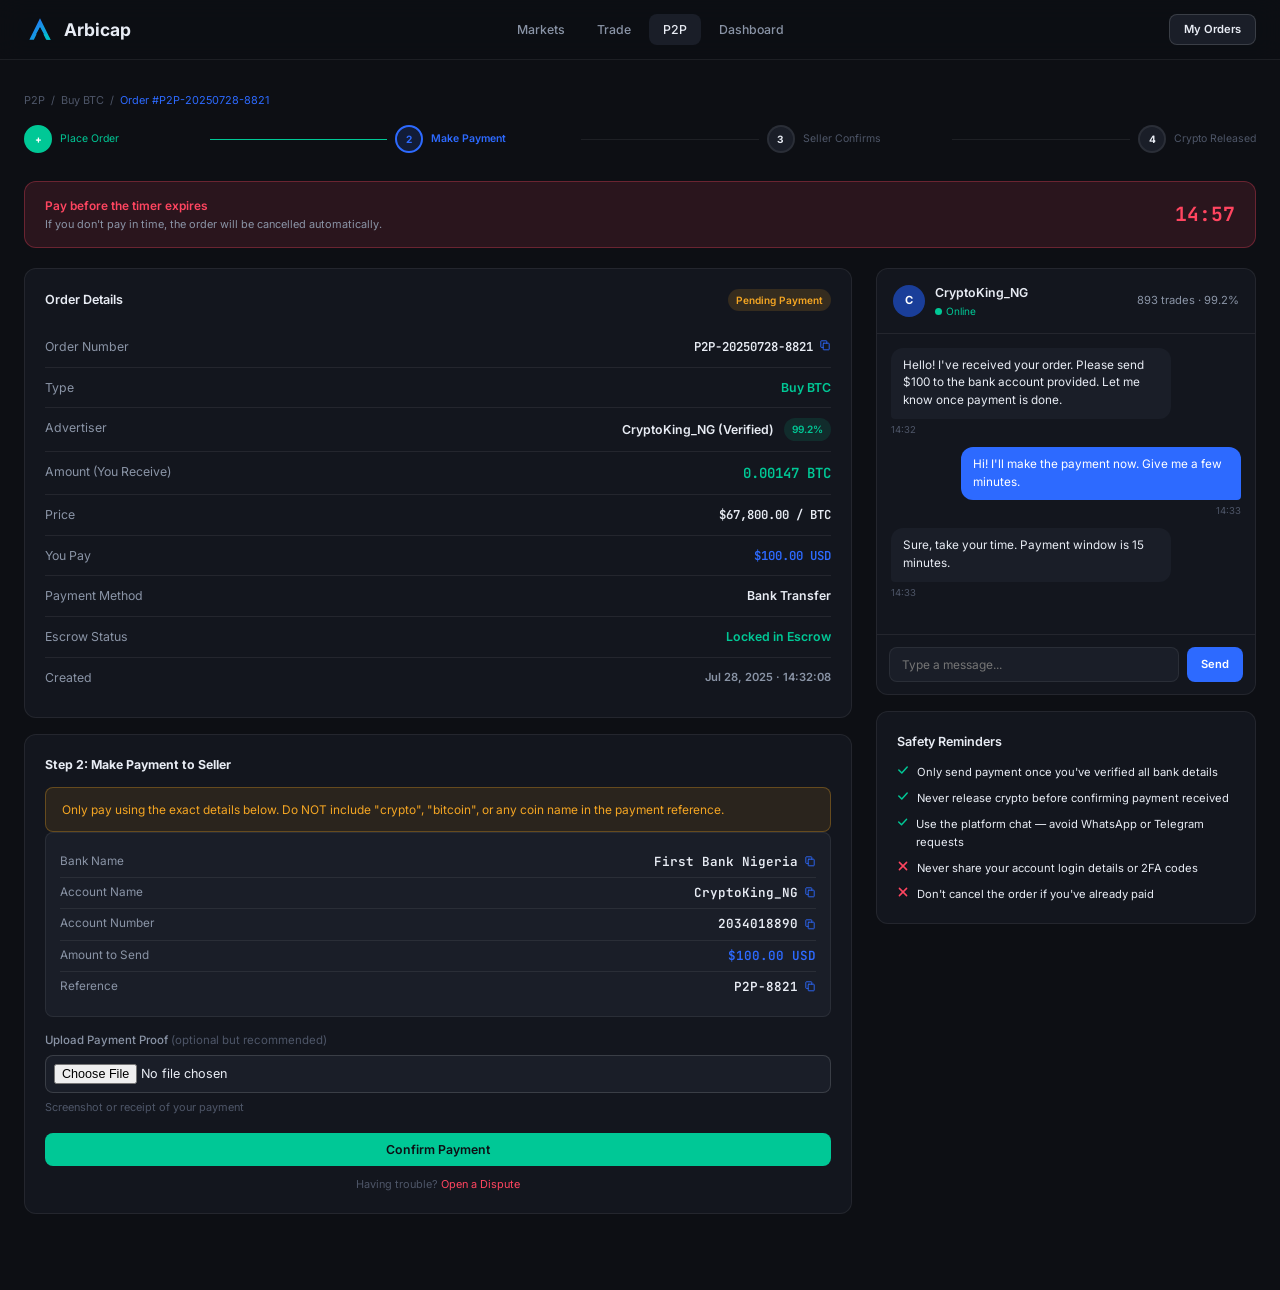
<file: p2p-order.html>
<!DOCTYPE html>
<html lang="en">
<head>
  <meta charset="UTF-8" />
  <meta name="viewport" content="width=device-width, initial-scale=1.0" />
  <title>P2P Order — Arbicap</title>
    <link rel="icon" type="image/svg+xml" href="favicon.svg"/>
  <link rel="apple-touch-icon" href="arbicap-logo.png"/>
  <meta name="theme-color" content="#0D0F14"/>
  <link rel="stylesheet" href="style.css" />
  <style>
    .order-page { padding-top: 60px; min-height: 100vh; background: var(--bg-base); }
    .order-body { padding: 32px 0 60px; }
    .order-layout { display: grid; grid-template-columns: 1fr 380px; gap: 24px; }

    /* Steps */
    .order-steps { display: flex; align-items: center; gap: 0; margin-bottom: 28px; }
    .order-step { display: flex; align-items: center; gap: 8px; flex: 1; }
    .order-step:last-child { flex: 0; }
    .order-step-dot { width: 28px; height: 28px; border-radius: 50%; border: 2px solid var(--border); display: flex; align-items: center; justify-content: center; font-size: 0.72rem; font-weight: 700; background: var(--bg-elevated); flex-shrink: 0; transition: all 0.3s; }
    .order-step.done .order-step-dot { background: var(--green); border-color: var(--green); color: white; }
    .order-step.active .order-step-dot { border-color: var(--accent); color: var(--accent); background: var(--accent-glow); }
    .order-step-label { font-size: 0.75rem; color: var(--text-muted); white-space: nowrap; }
    .order-step.active .order-step-label { color: var(--accent); font-weight: 600; }
    .order-step.done .order-step-label { color: var(--green); }
    .step-line { flex: 1; height: 1px; background: var(--border); margin: 0 8px; }
    .step-line.done { background: var(--green); }

    /* Timer */
    .timer-banner { background: var(--red-dim); border: 1px solid rgba(255,69,96,0.3); border-radius: var(--radius-lg); padding: 14px 20px; display: flex; align-items: center; justify-content: space-between; margin-bottom: 20px; }
    .timer-label { font-size: 0.85rem; font-weight: 600; color: var(--red); }
    .timer-value { font-family: var(--font-mono); font-size: 1.4rem; font-weight: 700; color: var(--red); }

    /* Order detail */
    .order-detail-card { background: var(--bg-surface); border: 1px solid var(--border); border-radius: var(--radius-lg); padding: 20px; margin-bottom: 16px; }
    .order-field { display: flex; justify-content: space-between; padding: 10px 0; border-bottom: 1px solid var(--border); font-size: 0.88rem; }
    .order-field:last-child { border-bottom: none; }
    .order-field-label { color: var(--text-secondary); }
    .order-field-value { font-weight: 600; display: flex; align-items: center; gap: 6px; }

    /* Chat */
    .chat-card { background: var(--bg-surface); border: 1px solid var(--border); border-radius: var(--radius-lg); overflow: hidden; }
    .chat-header { padding: 14px 16px; border-bottom: 1px solid var(--border); display: flex; align-items: center; gap: 10px; }
    .chat-avatar { width: 32px; height: 32px; border-radius: 50%; background: var(--accent-dim); display: flex; align-items: center; justify-content: center; font-weight: 700; color: white; font-size: 0.8rem; }
    .chat-messages { height: 300px; overflow-y: auto; padding: 14px; display: flex; flex-direction: column; gap: 10px; }
    .chat-msg { max-width: 80%; }
    .chat-msg.me { align-self: flex-end; }
    .chat-bubble { padding: 9px 12px; border-radius: var(--radius-lg); font-size: 0.84rem; line-height: 1.5; }
    .chat-msg.other .chat-bubble { background: var(--bg-elevated); border-bottom-left-radius: 4px; }
    .chat-msg.me .chat-bubble { background: var(--accent); color: white; border-bottom-right-radius: 4px; }
    .chat-time { font-size: 0.68rem; color: var(--text-muted); margin-top: 3px; }
    .chat-msg.me .chat-time { text-align: right; }
    .chat-input-row { display: flex; gap: 8px; padding: 12px; border-top: 1px solid var(--border); }
    .chat-input { flex: 1; background: var(--bg-elevated); border: 1px solid var(--border); border-radius: var(--radius); color: var(--text-primary); padding: 9px 12px; font-size: 0.85rem; }
    .chat-input:focus { border-color: var(--accent); outline: none; }

    /* Action panel */
    .action-panel { background: var(--bg-surface); border: 1px solid var(--border); border-radius: var(--radius-lg); padding: 20px; margin-bottom: 16px; }
    .action-title { font-size: 0.88rem; font-weight: 700; margin-bottom: 12px; }
    .payment-detail-box { background: var(--bg-elevated); border: 1px solid var(--border); border-radius: var(--radius); padding: 14px; margin-bottom: 14px; }
    .pd-row { display: flex; justify-content: space-between; font-size: 0.84rem; padding: 5px 0; }
    .pd-row:not(:last-child) { border-bottom: 1px solid var(--border); }
    .pd-label { color: var(--text-secondary); }
    .pd-value { font-weight: 600; font-family: var(--font-mono); font-size: 0.9rem; display: flex; align-items: center; gap: 6px; }

    .dispute-link { font-size: 0.78rem; color: var(--text-muted); text-align: center; margin-top: 10px; }
    .dispute-link a { color: var(--red); }
  </style>
</head>
<div id="google_translate_element" style="position:fixed;bottom:80px;right:16px;z-index:999;"></div>
<script>
function googleTranslateElementInit() {
  new google.translate.TranslateElement({
    pageLanguage: 'en',
    includedLanguages: 'es,fr,de,ar,zh-CN,pt,ru,ja,ko,tr,hi,it,nl,pl,sv',
    layout: google.translate.TranslateElement.InlineLayout.SIMPLE,
    autoDisplay: false,
  }, 'google_translate_element');
}
</script>
<script src="//translate.google.com/translate_a/element.js?cb=googleTranslateElementInit"></script>
<body>

<nav class="navbar">
  <div class="container">
    <a href="index.html" class="nav-logo"><div class="logo-mark" style="background:none;padding:0;width:32px;height:32px;display:inline-flex;align-items:center;"><svg width="28" height="28" viewBox="0 0 100 100" xmlns="http://www.w3.org/2000/svg">
  <defs>
    <linearGradient id="acgrad" x1="0%" y1="0%" x2="100%" y2="100%">
      <stop offset="0%" style="stop-color:#2D6AFF"/>
      <stop offset="100%" style="stop-color:#00C2CB"/>
    </linearGradient>
  </defs>
  <polygon points="50,8 12,85 28,85 50,40 72,85 88,85" fill="url(#acgrad)"/>
  <polygon points="36,65 50,40 64,65 57,65 50,52 43,65" fill="#0D0F14"/>
  <polygon points="64,65 76,85 88,85 75,65" fill="#00C2CB"/>
</svg></div><span data-app-name>Arbicap</span></a>
    <div class="nav-links">
      <a href="markets.html">Markets</a><a href="trade.html">Trade</a>
      <a href="p2p.html" class="active">P2P</a><a href="dashboard.html">Dashboard</a>
    </div>
    <div class="nav-actions">
      <a href="dashboard.html" class="btn btn-secondary btn-sm">My Orders</a>
    </div>
  </div>
</nav>

<div class="order-page">
  <div class="order-body">
    <div class="container">

      <!-- Breadcrumb -->
      <div class="breadcrumb mb-16">
        <a href="p2p.html">P2P</a> <span>/</span> <span>Buy BTC</span> <span>/</span> <span class="text-accent">Order #P2P-20250728-8821</span>
      </div>

      <!-- Steps -->
      <div class="order-steps">
        <div class="order-step done"><div class="order-step-dot">+</div><span class="order-step-label">Place Order</span></div>
        <div class="step-line done"></div>
        <div class="order-step active"><div class="order-step-dot">2</div><span class="order-step-label">Make Payment</span></div>
        <div class="step-line"></div>
        <div class="order-step"><div class="order-step-dot">3</div><span class="order-step-label">Seller Confirms</span></div>
        <div class="step-line"></div>
        <div class="order-step"><div class="order-step-dot">4</div><span class="order-step-label">Crypto Released</span></div>
      </div>

      <!-- Timer -->
      <div class="timer-banner">
        <div>
          <div class="timer-label">Pay before the timer expires</div>
          <div style="font-size:0.78rem;color:var(--text-secondary);">If you don't pay in time, the order will be cancelled automatically.</div>
        </div>
        <div class="timer-value" id="countdown">14:58</div>
      </div>

      <div class="order-layout">

        <!-- LEFT -->
        <div>
          <!-- Order Details -->
          <div class="order-detail-card">
            <div class="card-header"><span class="card-title">Order Details</span><span class="badge badge-yellow">Pending Payment</span></div>
            <div class="order-field"><span class="order-field-label">Order Number</span><span class="order-field-value mono">P2P-20250728-8821 <button onclick="copyToClipboard('P2P-20250728-8821','Order ID')" style="background:none;border:none;cursor:pointer;color:var(--accent);font-size:0.8rem;"><svg width="12" height="12" viewBox="0 0 20 20" fill="none" stroke="currentColor" stroke-width="1.5" stroke-linecap="round" stroke-linejoin="round"><rect x="7" y="7" width="10" height="11" rx="1"/><path d="M13 7V4a1 1 0 00-1-1H4a1 1 0 00-1 1v9a1 1 0 001 1h3"/></svg></button></span></div>
            <div class="order-field"><span class="order-field-label">Type</span><span class="order-field-value text-green">Buy BTC</span></div>
            <div class="order-field"><span class="order-field-label">Advertiser</span><span class="order-field-value">CryptoKing_NG (Verified) <span class="badge badge-green" style="margin-left:4px;">99.2%</span></span></div>
            <div class="order-field"><span class="order-field-label">Amount (You Receive)</span><span class="order-field-value text-green" style="font-family:var(--font-mono);font-size:1rem;">0.00147 BTC</span></div>
            <div class="order-field"><span class="order-field-label">Price</span><span class="order-field-value mono">$67,800.00 / BTC</span></div>
            <div class="order-field"><span class="order-field-label">You Pay</span><span class="order-field-value mono text-accent">$100.00 USD</span></div>
            <div class="order-field"><span class="order-field-label">Payment Method</span><span class="order-field-value">Bank Transfer</span></div>
            <div class="order-field"><span class="order-field-label">Escrow Status</span><span class="order-field-value text-green">Locked in Escrow</span></div>
            <div class="order-field"><span class="order-field-label">Created</span><span class="order-field-value caption">Jul 28, 2025 · 14:32:08</span></div>
          </div>

          <!-- Payment Instructions -->
          <div class="action-panel">
            <div class="action-title">Step 2: Make Payment to Seller</div>
            <div class="alert alert-warning mb-14">
              Only pay using the exact details below. Do NOT include "crypto", "bitcoin", or any coin name in the payment reference.
            </div>
            <div class="payment-detail-box">
              <div class="pd-row"><span class="pd-label">Bank Name</span><span class="pd-value">First Bank Nigeria <button onclick="copyToClipboard('First Bank Nigeria','Bank name')" style="background:none;border:none;cursor:pointer;color:var(--accent);"><svg width="12" height="12" viewBox="0 0 20 20" fill="none" stroke="currentColor" stroke-width="1.5" stroke-linecap="round" stroke-linejoin="round"><rect x="7" y="7" width="10" height="11" rx="1"/><path d="M13 7V4a1 1 0 00-1-1H4a1 1 0 00-1 1v9a1 1 0 001 1h3"/></svg></button></span></div>
              <div class="pd-row"><span class="pd-label">Account Name</span><span class="pd-value">CryptoKing_NG <button onclick="copyToClipboard('CryptoKing_NG','Account name')" style="background:none;border:none;cursor:pointer;color:var(--accent);"><svg width="12" height="12" viewBox="0 0 20 20" fill="none" stroke="currentColor" stroke-width="1.5" stroke-linecap="round" stroke-linejoin="round"><rect x="7" y="7" width="10" height="11" rx="1"/><path d="M13 7V4a1 1 0 00-1-1H4a1 1 0 00-1 1v9a1 1 0 001 1h3"/></svg></button></span></div>
              <div class="pd-row"><span class="pd-label">Account Number</span><span class="pd-value">2034018890 <button onclick="copyToClipboard('2034018890','Account number')" style="background:none;border:none;cursor:pointer;color:var(--accent);"><svg width="12" height="12" viewBox="0 0 20 20" fill="none" stroke="currentColor" stroke-width="1.5" stroke-linecap="round" stroke-linejoin="round"><rect x="7" y="7" width="10" height="11" rx="1"/><path d="M13 7V4a1 1 0 00-1-1H4a1 1 0 00-1 1v9a1 1 0 001 1h3"/></svg></button></span></div>
              <div class="pd-row"><span class="pd-label">Amount to Send</span><span class="pd-value text-accent">$100.00 USD</span></div>
              <div class="pd-row"><span class="pd-label">Reference</span><span class="pd-value">P2P-8821 <button onclick="copyToClipboard('P2P-8821','Reference')" style="background:none;border:none;cursor:pointer;color:var(--accent);"><svg width="12" height="12" viewBox="0 0 20 20" fill="none" stroke="currentColor" stroke-width="1.5" stroke-linecap="round" stroke-linejoin="round"><rect x="7" y="7" width="10" height="11" rx="1"/><path d="M13 7V4a1 1 0 00-1-1H4a1 1 0 00-1 1v9a1 1 0 001 1h3"/></svg></button></span></div>
            </div>

            <div class="form-group mb-16">
              <label class="form-label">Upload Payment Proof <span style="color:var(--text-muted);font-weight:400;">(optional but recommended)</span></label>
              <input type="file" class="form-input" accept="image/*,.pdf" style="padding:8px;" />
              <span class="form-hint">Screenshot or receipt of your payment</span>
            </div>

            <button class="btn btn-green btn-full" onclick="p2pComingSoon(event)" id="paid-btn">
              Confirm Payment
            </button>
            <div class="dispute-link mt-8">Having trouble? <a href="#" onclick="p2pComingSoon(event);return false;">Open a Dispute</a></div>
          </div>
        </div>

        <!-- RIGHT: Chat -->
        <div>
          <div class="chat-card" style="margin-bottom:16px;">
            <div class="chat-header">
              <div class="chat-avatar">C</div>
              <div>
                <div style="font-size:0.88rem;font-weight:600;">CryptoKing_NG</div>
                <div style="font-size:0.72rem;color:var(--green);"><span style="display:inline-block;width:7px;height:7px;border-radius:50%;background:var(--green);margin-right:4px;"></span>Online</div>
              </div>
              <span class="caption" style="margin-left:auto;">893 trades · 99.2%</span>
            </div>
            <div class="chat-messages" id="chat-messages">
              <div class="chat-msg other">
                <div class="chat-bubble">Hello! I've received your order. Please send $100 to the bank account provided. Let me know once payment is done.</div>
                <div class="chat-time">14:32</div>
              </div>
              <div class="chat-msg me">
                <div class="chat-bubble">Hi! I'll make the payment now. Give me a few minutes.</div>
                <div class="chat-time">14:33</div>
              </div>
              <div class="chat-msg other">
                <div class="chat-bubble">Sure, take your time. Payment window is 15 minutes.</div>
                <div class="chat-time">14:33</div>
              </div>
            </div>
            <div class="chat-input-row">
              <input class="chat-input" id="chat-input" placeholder="Type a message..." onkeydown="if(event.key==='Enter')sendMsg()" />
              <button class="btn btn-primary btn-sm" onclick="sendMsg()">Send</button>
            </div>
          </div>

          <!-- Security Tips -->
          <div class="card">
            <div class="card-title mb-12">Safety Reminders</div>
            <ul style="display:flex;flex-direction:column;gap:8px;">
              <li class="flex gap-8" style="font-size:0.8rem;"><svg width="12" height="12" viewBox="0 0 20 20" fill="none" stroke="var(--green)" stroke-width="2.5" stroke-linecap="round" stroke-linejoin="round"><polyline points="3,10 8,15 17,5"/></svg>Only send payment once you've verified all bank details</li>
              <li class="flex gap-8" style="font-size:0.8rem;"><svg width="12" height="12" viewBox="0 0 20 20" fill="none" stroke="var(--green)" stroke-width="2.5" stroke-linecap="round" stroke-linejoin="round"><polyline points="3,10 8,15 17,5"/></svg>Never release crypto before confirming payment received</li>
              <li class="flex gap-8" style="font-size:0.8rem;"><svg width="12" height="12" viewBox="0 0 20 20" fill="none" stroke="var(--green)" stroke-width="2.5" stroke-linecap="round" stroke-linejoin="round"><polyline points="3,10 8,15 17,5"/></svg>Use the platform chat — avoid WhatsApp or Telegram requests</li>
              <li class="flex gap-8" style="font-size:0.8rem;"><svg width="12" height="12" viewBox="0 0 20 20" fill="none" stroke="var(--red)" stroke-width="2.5" stroke-linecap="round" stroke-linejoin="round"><line x1="4" y1="4" x2="16" y2="16"/><line x1="16" y1="4" x2="4" y2="16"/></svg>Never share your account login details or 2FA codes</li>
              <li class="flex gap-8" style="font-size:0.8rem;"><svg width="12" height="12" viewBox="0 0 20 20" fill="none" stroke="var(--red)" stroke-width="2.5" stroke-linecap="round" stroke-linejoin="round"><line x1="4" y1="4" x2="16" y2="16"/><line x1="16" y1="4" x2="4" y2="16"/></svg>Don't cancel the order if you've already paid</li>
            </ul>
          </div>
        </div>
      </div>

    </div>
  </div>
</div>

<!-- DISPUTE MODAL -->
<div class="modal-overlay" id="dispute-modal">
  <div class="modal">
    <div class="modal-header"><span class="modal-title">Open a Dispute</span><button class="modal-close">-</button></div>
    <div class="alert alert-warning mb-16">Disputes are reviewed within 24 hours by our support team. Please provide as much evidence as possible.</div>
    <div class="form-group mb-12">
      <label class="form-label">Reason for Dispute</label>
      <select class="form-select w-full">
        <option>Seller is unresponsive</option>
        <option>I paid but seller won't release crypto</option>
        <option>Wrong bank details provided</option>
        <option>Seller is pressuring me to cancel</option>
        <option>Other</option>
      </select>
    </div>
    <div class="form-group mb-12">
      <label class="form-label">Description</label>
      <textarea class="form-input w-full" rows="4" placeholder="Describe the issue in detail..."></textarea>
    </div>
    <div class="form-group mb-16">
      <label class="form-label">Evidence (screenshot, receipt)</label>
      <input type="file" class="form-input" accept="image/*,.pdf" style="padding:8px;" />
    </div>
    <div style="display:flex;gap:10px;">
      <button class="btn btn-secondary" style="flex:1;" onclick="closeModal('dispute-modal')">Cancel</button>
      <button class="btn btn-red" style="flex:1;" onclick="p2pComingSoon(event)">Submit Dispute</button>
    </div>
  </div>
</div>

<script src="icons.js"></script>
<script src="app.js"></script>
<script>
  // Countdown timer
  let secs = 14 * 60 + 58;
  const tick = setInterval(() => {
    secs--;
    if (secs <= 0) { clearInterval(tick); document.getElementById('countdown').textContent = '00:00'; showToast('Order expired due to payment timeout', 'error'); return; }
    const m = String(Math.floor(secs / 60)).padStart(2, '0');
    const s = String(secs % 60).padStart(2, '0');
    document.getElementById('countdown').textContent = `${m}:${s}`;
    if (secs <= 120) document.getElementById('countdown').style.color = 'var(--red)';
  }, 1000);

  function sendMsg() {
    const input = document.getElementById('chat-input');
    const text = input.value.trim();
    if (!text) return;
    const msgs = document.getElementById('chat-messages');
    const now = new Date();
    const time = `${now.getHours().toString().padStart(2,'0')}:${now.getMinutes().toString().padStart(2,'0')}`;
    msgs.innerHTML += `<div class="chat-msg me"><div class="chat-bubble">${text}</div><div class="chat-time">${time}</div></div>`;
    input.value = '';
    msgs.scrollTop = msgs.scrollHeight;
    // Simulate reply
    setTimeout(() => {
      msgs.innerHTML += `<div class="chat-msg other"><div class="chat-bubble">Thank you, I'll check my account and release the BTC once confirmed.</div><div class="chat-time">${time}</div></div>`;
      msgs.scrollTop = msgs.scrollHeight;
    }, 2000);
  }

  function p2pComingSoon(e) {
    if (e) e.preventDefault();
    showToast('P2P trading is coming soon. This feature will be active on launch.', 'info', 4000);
  }

  function confirmPayment() {
    const btn = document.getElementById('paid-btn');
    btn.textContent = 'Notifying seller...'; btn.disabled = true;
    setTimeout(() => {
      showToast('Seller notified. Waiting for them to confirm receipt.', 'success');
      btn.textContent = '⏳ Waiting for Seller Confirmation';
    }, 1500);
  }
</script>
</body>
</html>
</file>
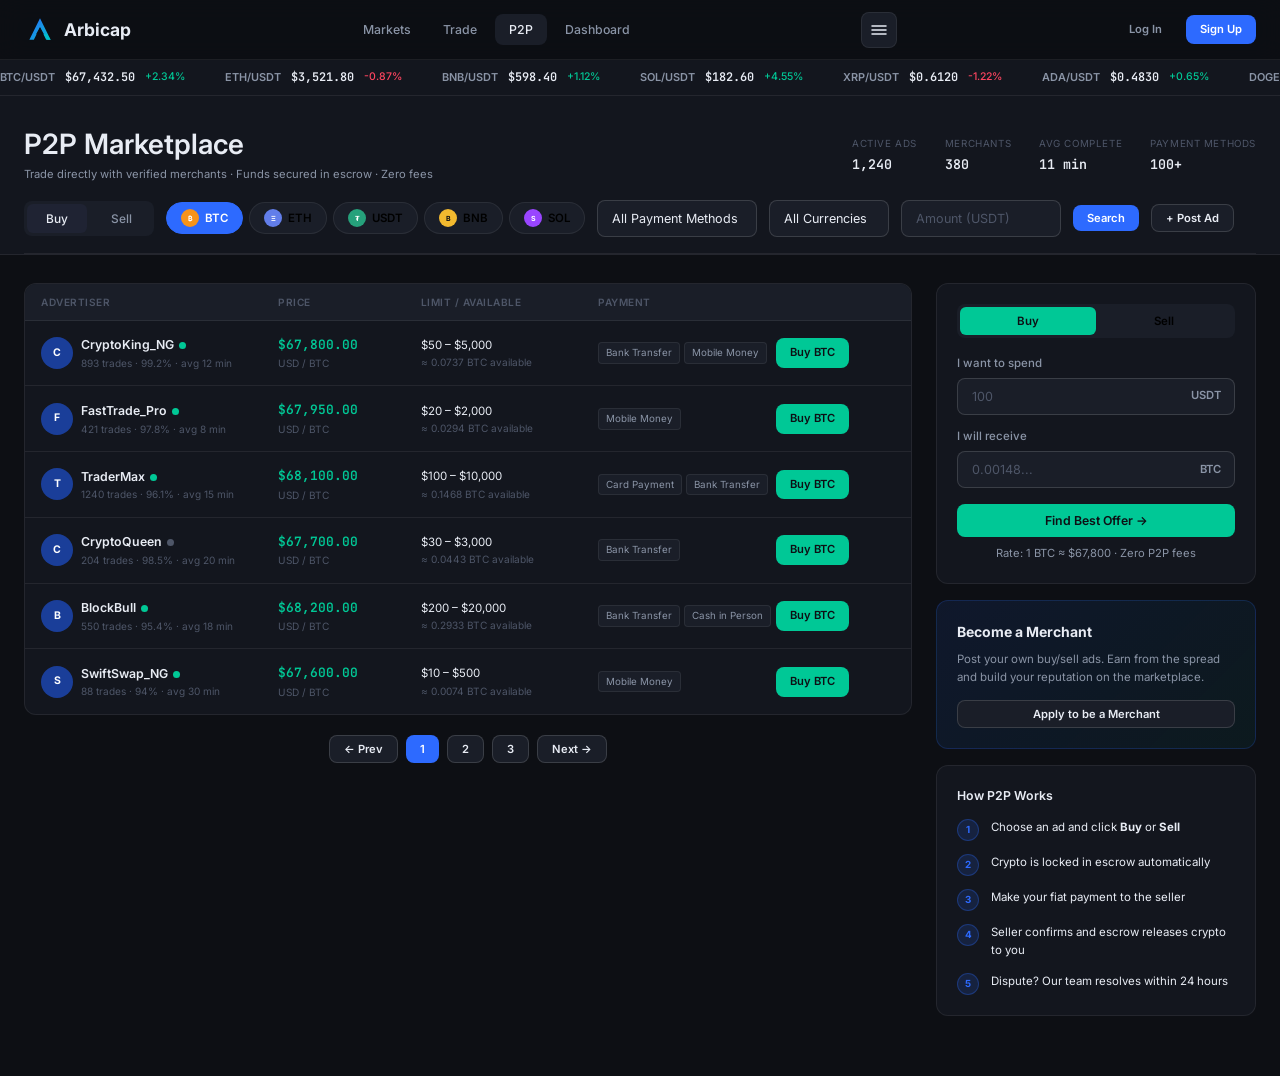
<file: p2p.html>
<!DOCTYPE html>
<html lang="en">
<head>
  <meta charset="UTF-8" />
  <meta name="viewport" content="width=device-width, initial-scale=1.0" />
  <title>P2P Trading — Arbicap</title>
    <link rel="icon" type="image/svg+xml" href="favicon.svg"/>
  <link rel="apple-touch-icon" href="arbicap-logo.png"/>
  <meta name="theme-color" content="#0D0F14"/>
  <link rel="stylesheet" href="style.css" />
  <style>
    .p2p-page { padding-top: 60px; min-height: 100vh; }
    .p2p-hero { background: var(--bg-surface); border-bottom: 1px solid var(--border); padding: 32px 0 0; }
    .p2p-hero-inner { display: flex; justify-content: space-between; align-items: center; flex-wrap: wrap; gap: 16px; margin-bottom: 0; }
    .p2p-stats { display: flex; gap: 28px; }
    .p2p-stat { display: flex; flex-direction: column; gap: 2px; }
    .p2p-stat-label { font-size: 0.7rem; color: var(--text-muted); text-transform: uppercase; letter-spacing: 0.06em; }
    .p2p-stat-value { font-family: var(--font-mono); font-size: 0.95rem; font-weight: 600; }

    .p2p-filter-strip {
      display: flex; align-items: center; gap: 12px;
      flex-wrap: wrap; padding: 16px 0;
      border-bottom: 1px solid var(--border);
    }
    .coin-tabs { display: flex; gap: 6px; }
    .coin-tab {
      display: flex; align-items: center; gap: 6px;
      padding: 6px 14px; border-radius: var(--radius-pill);
      background: var(--bg-elevated); border: 1px solid var(--border);
      font-size: 0.82rem; font-weight: 600; cursor: pointer; transition: all 0.15s;
    }
    .coin-tab.active { background: var(--accent); border-color: var(--accent); color: white; }
    .coin-tab .coin-icon { width: 18px; height: 18px; font-size: 0.55rem; }

    .p2p-body { padding: 28px 0 60px; }
    .p2p-layout { display: grid; grid-template-columns: 1fr 320px; gap: 24px; }

    /* Ad cards */
    .ad-table-wrap { background: var(--bg-surface); border: 1px solid var(--border); border-radius: var(--radius-lg); overflow: hidden; }
    .ad-table-header { display: grid; grid-template-columns: 2fr 1.2fr 1.5fr 1.5fr 1fr; padding: 10px 16px; font-size: 0.72rem; font-weight: 600; letter-spacing: 0.05em; text-transform: uppercase; color: var(--text-muted); border-bottom: 1px solid var(--border); background: var(--bg-elevated); }
    .ad-row { display: grid; grid-template-columns: 2fr 1.2fr 1.5fr 1.5fr 1fr; padding: 14px 16px; border-bottom: 1px solid var(--border); align-items: center; transition: background 0.1s; }
    .ad-row:last-child { border-bottom: none; }
    .ad-row:hover { background: var(--bg-hover); }
    .ad-trader { display: flex; align-items: center; gap: 8px; }
    .trader-avatar { width: 32px; height: 32px; border-radius: 50%; background: var(--accent-dim); display: flex; align-items: center; justify-content: center; font-size: 0.75rem; font-weight: 700; color: white; flex-shrink: 0; }
    .trader-name { font-size: 0.88rem; font-weight: 600; }
    .trader-stats { font-size: 0.72rem; color: var(--text-muted); }
    .ad-price-val { font-family: var(--font-mono); font-size: 0.92rem; font-weight: 600; }
    .ad-price-cur { font-size: 0.72rem; color: var(--text-muted); }
    .ad-limit { font-size: 0.82rem; }
    .ad-limit-sub { font-size: 0.72rem; color: var(--text-muted); }
    .payment-methods { display: flex; gap: 4px; flex-wrap: wrap; }
    .pm-tag { font-size: 0.7rem; padding: 2px 7px; background: var(--bg-elevated); border: 1px solid var(--border); border-radius: var(--radius-sm); color: var(--text-secondary); }

    /* Right panel: quick buy */
    .p2p-quick-panel { position: sticky; top: 80px; display: flex; flex-direction: column; gap: 16px; }
    .p2p-quick-card { background: var(--bg-surface); border: 1px solid var(--border); border-radius: var(--radius-lg); padding: 20px; }
    .p2p-quick-tabs { display: flex; gap: 0; background: var(--bg-elevated); border-radius: var(--radius); padding: 3px; margin-bottom: 16px; }
    .p2pq-tab { flex: 1; padding: 7px; border-radius: 6px; font-size: 0.82rem; font-weight: 600; background: none; border: none; cursor: pointer; transition: all 0.15s; }
    .p2pq-tab.active-buy { background: var(--green); color: var(--bg-base); }
    .p2pq-tab.active-sell { background: var(--red); color: white; }

    .become-merchant-card {
      background: linear-gradient(135deg, rgba(45,106,255,0.1), rgba(0,194,203,0.06));
      border: 1px solid rgba(45,106,255,0.2); border-radius: var(--radius-lg); padding: 20px;
    }
    .how-p2p-works { background: var(--bg-surface); border: 1px solid var(--border); border-radius: var(--radius-lg); padding: 20px; }
    .p2p-step { display: flex; gap: 12px; margin-bottom: 12px; font-size: 0.82rem; }
    .p2p-step:last-child { margin-bottom: 0; }
    .p2p-step-num { width: 22px; height: 22px; border-radius: 50%; background: var(--accent-glow); border: 1px solid rgba(45,106,255,0.3); display: flex; align-items: center; justify-content: center; font-size: 0.7rem; font-weight: 700; color: var(--accent); flex-shrink: 0; margin-top: 1px; }
  </style>
</head>
<div id="google_translate_element" style="position:fixed;bottom:80px;right:16px;z-index:999;"></div>
<script>
function googleTranslateElementInit() {
  new google.translate.TranslateElement({
    pageLanguage: 'en',
    includedLanguages: 'es,fr,de,ar,zh-CN,pt,ru,ja,ko,tr,hi,it,nl,pl,sv',
    layout: google.translate.TranslateElement.InlineLayout.SIMPLE,
    autoDisplay: false,
  }, 'google_translate_element');
}
</script>
<script src="//translate.google.com/translate_a/element.js?cb=googleTranslateElementInit"></script>
<body>

<nav class="navbar">
  <div class="container">
    <a href="index.html" class="nav-logo">
      <div class="logo-mark" style="background:none;padding:0;width:32px;height:32px;display:inline-flex;align-items:center;"><svg width="28" height="28" viewBox="0 0 100 100" xmlns="http://www.w3.org/2000/svg">
  <defs>
    <linearGradient id="acgrad" x1="0%" y1="0%" x2="100%" y2="100%">
      <stop offset="0%" style="stop-color:#2D6AFF"/>
      <stop offset="100%" style="stop-color:#00C2CB"/>
    </linearGradient>
  </defs>
  <polygon points="50,8 12,85 28,85 50,40 72,85 88,85" fill="url(#acgrad)"/>
  <polygon points="36,65 50,40 64,65 57,65 50,52 43,65" fill="#0D0F14"/>
  <polygon points="64,65 76,85 88,85 75,65" fill="#00C2CB"/>
</svg></div>
      <span data-app-name>Arbicap</span>
    </a>
    <div class="nav-links">
      <a href="markets.html">Markets</a>
      <a href="trade.html">Trade</a>
      <a href="p2p.html" class="active">P2P</a>
      <a href="dashboard.html">Dashboard</a>
    </div>
    <button class="sidebar-toggle-btn" onclick="toggleSidebar()" aria-label="Toggle menu">
      <svg width="20" height="20" viewBox="0 0 20 20" fill="none" stroke="currentColor" stroke-width="1.5" stroke-linecap="round"><line x1="3" y1="6" x2="17" y2="6"/><line x1="3" y1="10" x2="17" y2="10"/><line x1="3" y1="14" x2="17" y2="14"/></svg>
    </button>
    <div class="nav-actions">
      <a href="login.html" class="btn btn-ghost btn-sm">Log In</a>
      <a href="register.html" class="btn btn-primary btn-sm">Sign Up</a>
    </div>
  </div>
</nav>
<div class="sidebar-overlay" id="sidebar-overlay" onclick="toggleSidebar()"></div>

<div class="p2p-page">
  <div class="ticker-banner"><div class="ticker-track" id="ticker-track"></div></div>

  <div class="p2p-hero">
    <div class="container">
      <div class="p2p-hero-inner">
        <div>
          <h1 class="display-md" style="margin-bottom:4px;">P2P Marketplace</h1>
          <p class="caption">Trade directly with verified merchants · Funds secured in escrow · Zero fees</p>
        </div>
        <div class="p2p-stats">
          <div class="p2p-stat"><span class="p2p-stat-label">Active Ads</span><span class="p2p-stat-value">1,240</span></div>
          <div class="p2p-stat"><span class="p2p-stat-label">Merchants</span><span class="p2p-stat-value">380</span></div>
          <div class="p2p-stat"><span class="p2p-stat-label">Avg Complete</span><span class="p2p-stat-value">11 min</span></div>
          <div class="p2p-stat"><span class="p2p-stat-label">Payment Methods</span><span class="p2p-stat-value">100+</span></div>
        </div>
      </div>

      <!-- Filters -->
      <div class="p2p-filter-strip">
        <div style="display:flex;gap:4px;background:var(--bg-elevated);padding:3px;border-radius:var(--radius);">
          <button class="tab active" style="min-width:60px;" id="buy-filter-tab" onclick="setP2PSide('buy',this)">Buy</button>
          <button class="tab" style="min-width:60px;" onclick="setP2PSide('sell',this)">Sell</button>
        </div>
        <div class="coin-tabs">
          <button class="coin-tab active"><div class="coin-icon coin-btc" style="width:18px;height:18px;font-size:0.5rem;">₿</div>BTC</button>
          <button class="coin-tab"><div class="coin-icon coin-eth" style="width:18px;height:18px;font-size:0.5rem;">Ξ</div>ETH</button>
          <button class="coin-tab"><div class="coin-icon coin-usdt" style="width:18px;height:18px;font-size:0.5rem;">₮</div>USDT</button>
          <button class="coin-tab"><div class="coin-icon coin-bnb" style="width:18px;height:18px;font-size:0.5rem;">B</div>BNB</button>
          <button class="coin-tab"><div class="coin-icon coin-sol" style="width:18px;height:18px;font-size:0.5rem;">S</div>SOL</button>
        </div>
        <select class="form-select" style="width:160px;">
          <option>All Payment Methods</option>
          <option>Bank Transfer</option>
          <option>Mobile Money</option>
          <option>Card Payment</option>
          <option>Cash in Person</option>
          <option>PayPal</option>
        </select>
        <select class="form-select" style="width:120px;">
          <option>All Currencies</option>
          <option>NGN</option>
          <option>USD</option>
          <option>GBP</option>
          <option>EUR</option>
          <option>GHS</option>
          <option>KES</option>
        </select>
        <input type="number" class="form-input" placeholder="Amount (USDT)" style="width:160px;" />
        <button class="btn btn-primary btn-sm" onclick="showToast('Filtering ads...','info')">Search</button>
        <button class="btn btn-secondary btn-sm" onclick="p2pComingSoon(event)">+ Post Ad</button>
      </div>
    </div>
  </div>

  <div class="p2p-body">
    <div class="container">
      <div class="p2p-layout">

        <!-- AD LIST -->
        <div>
          <div class="ad-table-wrap">
            <div class="ad-table-header">
              <span>Advertiser</span>
              <span>Price</span>
              <span>Limit / Available</span>
              <span>Payment</span>
              <span></span>
            </div>
            <div id="p2p-ads"></div>
          </div>
          <div style="display:flex;justify-content:center;margin-top:20px;gap:8px;">
            <button class="btn btn-secondary btn-sm">← Prev</button>
            <button class="btn btn-primary btn-sm">1</button>
            <button class="btn btn-secondary btn-sm">2</button>
            <button class="btn btn-secondary btn-sm">3</button>
            <button class="btn btn-secondary btn-sm">Next →</button>
          </div>
        </div>

        <!-- RIGHT PANEL -->
        <div class="p2p-quick-panel">

          <div class="p2p-quick-card">
            <div class="p2p-quick-tabs">
              <button class="p2pq-tab active-buy" onclick="this.className='p2pq-tab active-buy';this.nextElementSibling.className='p2pq-tab';">Buy</button>
              <button class="p2pq-tab" onclick="this.className='p2pq-tab active-sell';this.previousElementSibling.className='p2pq-tab';">Sell</button>
            </div>
            <div class="form-group mb-12">
              <label class="form-label">I want to spend</label>
              <div class="input-group">
                <input type="number" class="form-input w-full" placeholder="100" oninput="calcP2P(this.value)" />
                <span class="input-suffix">USDT</span>
              </div>
            </div>
            <div class="form-group mb-16">
              <label class="form-label">I will receive</label>
              <div class="input-group">
                <input type="text" class="form-input w-full" id="p2p-receive" placeholder="0.00148..." readonly style="cursor:default;" />
                <span class="input-suffix">BTC</span>
              </div>
            </div>
            <button class="btn btn-green btn-full" onclick="p2pComingSoon(event)">Find Best Offer →</button>
            <div class="caption text-center mt-8">Rate: 1 BTC ≈ $67,800 · Zero P2P fees</div>
          </div>

          <div class="become-merchant-card">
            <div style="font-size:1rem;font-weight:700;margin-bottom:6px;">Become a Merchant</div>
            <p style="font-size:0.82rem;color:var(--text-secondary);margin-bottom:14px;">Post your own buy/sell ads. Earn from the spread and build your reputation on the marketplace.</p>
            <button class="btn btn-secondary btn-full btn-sm" onclick="p2pComingSoon(event)">Apply to be a Merchant</button>
          </div>

          <div class="how-p2p-works">
            <div style="font-size:0.88rem;font-weight:600;margin-bottom:12px;">How P2P Works</div>
            <div class="p2p-step"><div class="p2p-step-num">1</div><div>Choose an ad and click <strong>Buy</strong> or <strong>Sell</strong></div></div>
            <div class="p2p-step"><div class="p2p-step-num">2</div><div>Crypto is locked in escrow automatically</div></div>
            <div class="p2p-step"><div class="p2p-step-num">3</div><div>Make your fiat payment to the seller</div></div>
            <div class="p2p-step"><div class="p2p-step-num">4</div><div>Seller confirms and escrow releases crypto to you</div></div>
            <div class="p2p-step"><div class="p2p-step-num">5</div><div>Dispute? Our team resolves within 24 hours</div></div>
          </div>

        </div>
      </div>
    </div>
  </div>
</div>

<!-- POST AD MODAL -->
<div class="modal-overlay" id="post-ad-modal">
  <div class="modal" style="max-width:520px;">
    <div class="modal-header">
      <span class="modal-title">Post a P2P Ad</span>
      <button class="modal-close"><svg width='10' height='10' viewBox='0 0 20 20' fill='none' stroke='currentColor' stroke-width='2.5' stroke-linecap='round'><line x1='4' y1='4' x2='16' y2='16'/><line x1='16' y1='4' x2='4' y2='16'/></svg></button>
    </div>
    <div class="alert alert-info mb-16">Only verified merchants can post ads. <a href="profile.html#kyc" class="text-accent">Complete KYC</a> and apply for merchant status first.</div>
    <div class="form-group mb-12">
      <label class="form-label">Ad Type</label>
      <div style="display:flex;gap:8px;">
        <button class="btn btn-green" style="flex:1;" id="modal-buy-btn" onclick="setAdType('buy')">I'm Buying</button>
        <button class="btn btn-secondary" style="flex:1;" id="modal-sell-btn" onclick="setAdType('sell')">I'm Selling</button>
      </div>
    </div>
    <div style="display:grid;grid-template-columns:1fr 1fr;gap:12px;" class="mb-12">
      <div class="form-group">
        <label class="form-label">Cryptocurrency</label>
        <select class="form-select w-full">
          <option>BTC</option><option>ETH</option><option>USDT</option><option>BNB</option><option>SOL</option>
        </select>
      </div>
      <div class="form-group">
        <label class="form-label">Fiat Currency</label>
        <select class="form-select w-full">
          <option>USD</option><option>NGN</option><option>GBP</option><option>EUR</option><option>GHS</option>
        </select>
      </div>
    </div>
    <div class="form-group mb-12">
      <label class="form-label">Your Price (per BTC)</label>
      <div class="input-group"><input type="number" class="form-input w-full" placeholder="67800.00" /><span class="input-suffix">USD</span></div>
    </div>
    <div style="display:grid;grid-template-columns:1fr 1fr;gap:12px;" class="mb-12">
      <div class="form-group"><label class="form-label">Min Limit</label><div class="input-group"><input type="number" class="form-input w-full" placeholder="50" /><span class="input-suffix">USD</span></div></div>
      <div class="form-group"><label class="form-label">Max Limit</label><div class="input-group"><input type="number" class="form-input w-full" placeholder="5000" /><span class="input-suffix">USD</span></div></div>
    </div>
    <div class="form-group mb-12">
      <label class="form-label">Payment Methods</label>
      <select class="form-select w-full" multiple style="height:90px;">
        <option>Bank Transfer</option><option>Mobile Money</option><option>Card Payment</option><option>Cash in Person</option><option>PayPal</option>
      </select>
    </div>
    <div class="form-group mb-16">
      <label class="form-label">Trade Terms <span style="color:var(--text-muted);font-weight:400;">(optional)</span></label>
      <textarea class="form-input w-full" rows="3" placeholder="Add any specific instructions for buyers/sellers..."></textarea>
    </div>
    <div style="display:flex;gap:10px;">
      <button class="btn btn-secondary" style="flex:1;" onclick="closeModal('post-ad-modal')">Cancel</button>
      <button class="btn btn-primary" style="flex:1;" onclick="showToast('Ad posted successfully!','success');closeModal('post-ad-modal')">Post Ad</button>
    </div>
  </div>
</div>

<script src="icons.js"></script>
<script src="app.js"></script>
<script>
  const ADS = [
    {name:'CryptoKing_NG', trades:893, rate:99.2, price:67800, priceStr:'$67,800.00', min:50,  max:5000,  methods:['Bank Transfer','Mobile Money'], verified:true, online:true, time:'12 min'},
    {name:'FastTrade_Pro',  trades:421, rate:97.8, price:67950, priceStr:'$67,950.00', min:20,  max:2000,  methods:['Mobile Money'], verified:true, online:true, time:'8 min'},
    {name:'TraderMax',      trades:1240,rate:96.1, price:68100, priceStr:'$68,100.00', min:100, max:10000, methods:['Card Payment','Bank Transfer'], verified:true, online:true, time:'15 min'},
    {name:'CryptoQueen',    trades:204, rate:98.5, price:67700, priceStr:'$67,700.00', min:30,  max:3000,  methods:['Bank Transfer'], verified:true, online:false, time:'20 min'},
    {name:'BlockBull',      trades:550, rate:95.4, price:68200, priceStr:'$68,200.00', min:200, max:20000, methods:['Bank Transfer','Cash in Person'], verified:true, online:true, time:'18 min'},
    {name:'SwiftSwap_NG',   trades:88,  rate:94.0, price:67600, priceStr:'$67,600.00', min:10,  max:500,   methods:['Mobile Money'], verified:false, online:true, time:'30 min'},
  ];

  function renderAds(data) {
    document.getElementById('p2p-ads').innerHTML = data.map(ad => `
      <div class="ad-row">
        <div class="ad-trader">
          <div class="trader-avatar">${ad.name[0]}</div>
          <div>
            <div class="trader-name">${ad.name}  <span style="width:7px;height:7px;border-radius:50%;background:${ad.online?'var(--green)':'var(--text-muted)'};display:inline-block;margin-left:2px;"></span></div>
            <div class="trader-stats">${ad.trades} trades · ${ad.rate}% · avg ${ad.time}</div>
          </div>
        </div>
        <div>
          <div class="ad-price-val text-green">${ad.priceStr}</div>
          <div class="ad-price-cur">USD / BTC</div>
        </div>
        <div>
          <div class="ad-limit">$${ad.min} – $${ad.max.toLocaleString()}</div>
          <div class="ad-limit-sub">≈ ${(ad.max/ad.price).toFixed(4)} BTC available</div>
        </div>
        <div class="payment-methods">${ad.methods.map(m => `<span class="pm-tag">${m}</span>`).join('')}</div>
        <div><a href="#" class="btn btn-green btn-sm" onclick="p2pComingSoon(event)">Buy BTC</a></div>
      </div>`).join('');
  }

  renderAds(ADS);

  function setP2PSide(side, btn) {
    document.querySelectorAll('.p2p-filter-strip .tab').forEach(t => t.classList.remove('active'));
    btn.classList.add('active');
    document.querySelectorAll('#p2p-ads .btn-green').forEach(b => {
      b.textContent = side === 'buy' ? 'Buy BTC' : 'Sell BTC';
      b.className = `btn btn-sm ${side==='buy'?'btn-green':'btn-red'}`;
    });
  }

  function calcP2P(val) {
    const amount = parseFloat(val) || 0;
    document.getElementById('p2p-receive').value = amount > 0 ? (amount / 67800).toFixed(8) : '';
  }

  function setAdType(type) {
    document.getElementById('modal-buy-btn').className = `btn ${type==='buy'?'btn-green':'btn-secondary'}`;
    document.getElementById('modal-sell-btn').className = `btn ${type==='sell'?'btn-red':'btn-secondary'}`;
    if (type==='sell') document.getElementById('modal-sell-btn').style.color='white';
  }

  document.querySelectorAll('.coin-tab').forEach(tab => {
    tab.addEventListener('click', () => { document.querySelectorAll('.coin-tab').forEach(t => t.classList.remove('active')); tab.classList.add('active'); });
  });

  function p2pComingSoon(e) {
    if (e) e.preventDefault();
    showToast('P2P trading is coming soon. Stay tuned for the launch announcement.', 'info', 4000);
  }
</script>
  <!-- Mobile bottom navigation -->
  <nav class="mobile-nav">
    <a href="dashboard.html" class="mobile-nav-item">
      <svg width="20" height="20" viewBox="0 0 20 20" fill="none" stroke="currentColor" stroke-width="1.5" stroke-linecap="round" stroke-linejoin="round"><rect x="2" y="2" width="7" height="7" rx="1"/><rect x="11" y="2" width="7" height="7" rx="1"/><rect x="2" y="11" width="7" height="7" rx="1"/><rect x="11" y="11" width="7" height="7" rx="1"/></svg>
      Home
    </a>
    <a href="markets.html" class="mobile-nav-item">
      <svg width="20" height="20" viewBox="0 0 20 20" fill="none" stroke="currentColor" stroke-width="1.5" stroke-linecap="round" stroke-linejoin="round"><rect x="2" y="12" width="3" height="6"/><rect x="7" y="8" width="3" height="10"/><rect x="12" y="4" width="3" height="14"/></svg>
      Markets
    </a>
    <a href="trade.html" class="mobile-nav-item">
      <svg width="20" height="20" viewBox="0 0 20 20" fill="none" stroke="currentColor" stroke-width="1.5" stroke-linecap="round" stroke-linejoin="round"><polyline points="2,14 7,9 11,12 18,5"/><polyline points="14,5 18,5 18,9"/></svg>
      Trade
    </a>
    <a href="wallet.html" class="mobile-nav-item">
      <svg width="20" height="20" viewBox="0 0 20 20" fill="none" stroke="currentColor" stroke-width="1.5" stroke-linecap="round" stroke-linejoin="round"><rect x="2" y="5" width="16" height="12" rx="1.5"/><path d="M2 8h16"/><circle cx="14.5" cy="13" r="1.5" fill="currentColor" stroke="none"/></svg>
      Wallet
    </a>
    <a href="profile.html" class="mobile-nav-item">
      <svg width="20" height="20" viewBox="0 0 20 20" fill="none" stroke="currentColor" stroke-width="1.5" stroke-linecap="round" stroke-linejoin="round"><circle cx="10" cy="7" r="3.5"/><path d="M3 18c0-3.87 3.13-7 7-7s7 3.13 7 7"/></svg>
      Profile
    </a>
  </nav>
</body>
</html>
</file>
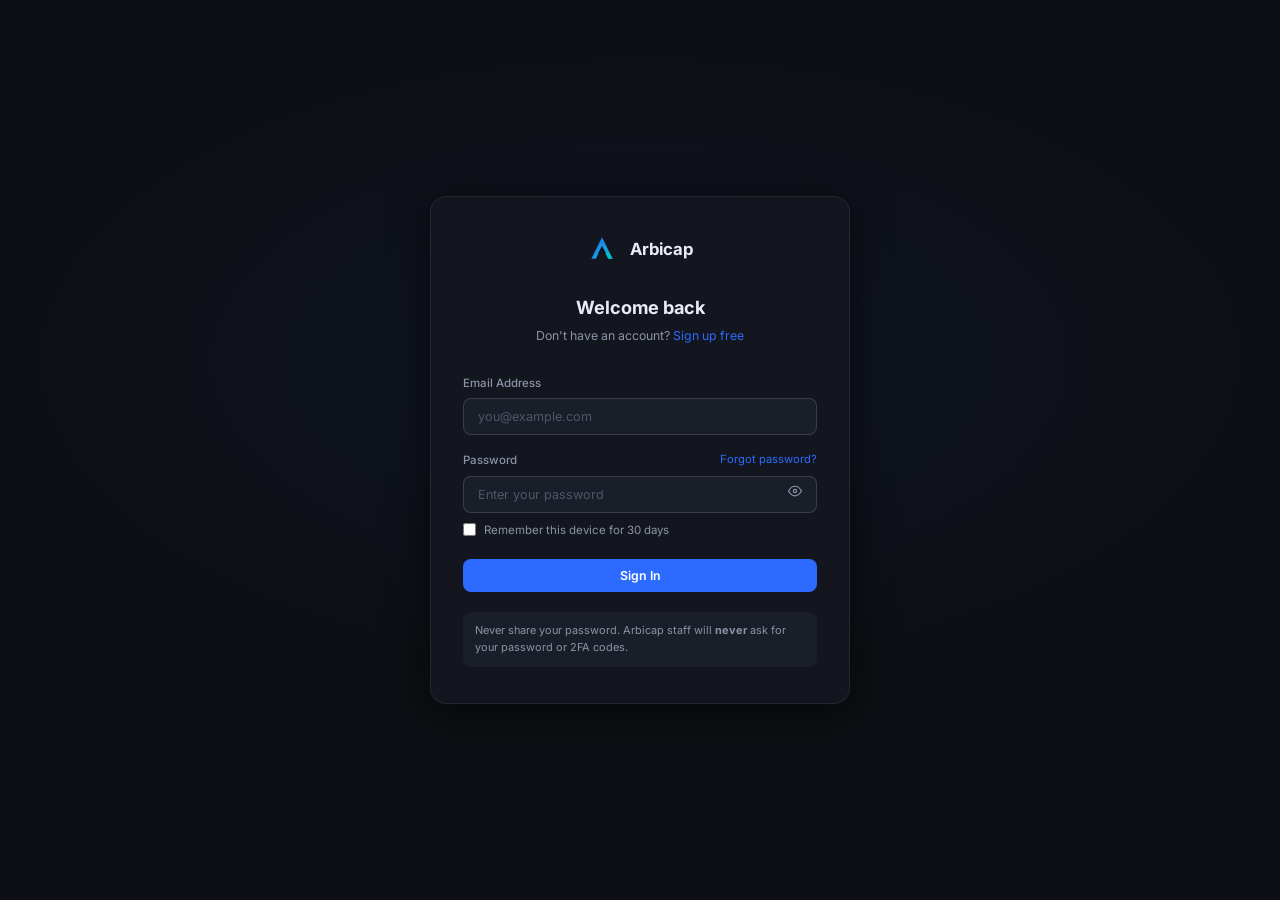
<file: profile.html>
<!DOCTYPE html>
<html lang="en">
<head>
  <meta charset="UTF-8" />
  <meta name="viewport" content="width=device-width, initial-scale=1.0" />
  <title>Profile & Security — Arbicap</title>
    <link rel="icon" type="image/svg+xml" href="favicon.svg"/>
  <link rel="apple-touch-icon" href="arbicap-logo.png"/>
  <meta name="theme-color" content="#0D0F14"/>
  <link rel="stylesheet" href="style.css" />
  <style>
    .profile-page { padding-top: 60px; min-height: 100vh; }
    .profile-layout { display: grid; grid-template-columns: 220px 1fr; gap: 24px; padding: 28px 0 60px; }
    .profile-nav { display: flex; flex-direction: column; gap: 2px; }
    .profile-nav-item { display: flex; align-items: center; gap: 10px; padding: 9px 12px; border-radius: var(--radius); font-size: 0.88rem; font-weight: 500; color: var(--text-secondary); cursor: pointer; transition: all 0.15s; }
    .profile-nav-item:hover { background: var(--bg-elevated); color: var(--text-primary); }
    .profile-nav-item.active { background: var(--accent-glow); color: var(--accent); }
    .profile-nav-sep { height: 1px; background: var(--border); margin: 8px 0; }

    .profile-section { display: none; }
    .profile-section.active { display: block; }

    /* Avatar */
    .avatar-section { display: flex; align-items: center; gap: 20px; margin-bottom: 28px; }
    .avatar-circle { width: 72px; height: 72px; border-radius: 50%; background: linear-gradient(135deg, var(--accent), var(--teal)); display: flex; align-items: center; justify-content: center; font-size: 1.8rem; font-weight: 700; color: white; flex-shrink: 0; }
    .avatar-info h2 { font-size: 1.1rem; font-weight: 700; margin-bottom: 4px; }

    /* KYC */
    .kyc-level-cards { display: grid; grid-template-columns: repeat(3, 1fr); gap: 16px; margin-bottom: 28px; }
    .kyc-level-card { background: var(--bg-elevated); border: 1px solid var(--border); border-radius: var(--radius-lg); padding: 18px; }
    .kyc-level-card.current { border-color: var(--accent); background: var(--accent-glow); }
    .kyc-level-card.locked { opacity: 0.6; }
    .kyc-lvl-header { display: flex; justify-content: space-between; align-items: center; margin-bottom: 10px; }
    .kyc-lvl-title { font-size: 0.88rem; font-weight: 700; }
    .kyc-lvl-perks { display: flex; flex-direction: column; gap: 5px; margin-top: 10px; }
    .kyc-lvl-perk { font-size: 0.78rem; color: var(--text-secondary); display: flex; gap: 6px; }
    .kyc-lvl-perk span:first-child { color: var(--green); }

    .kyc-steps-container { background: var(--bg-elevated); border-radius: var(--radius-lg); padding: 20px; }
    .kyc-step-item { display: flex; align-items: flex-start; gap: 14px; padding: 16px 0; border-bottom: 1px solid var(--border); }
    .kyc-step-item:last-child { border-bottom: none; }
    .kyc-step-num { width: 32px; height: 32px; border-radius: 50%; display: flex; align-items: center; justify-content: center; font-size: 0.78rem; font-weight: 700; flex-shrink: 0; }
    .kyc-step-num.done { background: var(--green); color: white; }
    .kyc-step-num.active { background: var(--accent-glow); border: 2px solid var(--accent); color: var(--accent); }
    .kyc-step-num.pending { background: var(--bg-panel); border: 2px solid var(--border); color: var(--text-muted); }
    .kyc-step-body { flex: 1; }
    .kyc-step-title { font-size: 0.9rem; font-weight: 600; margin-bottom: 4px; }
    .kyc-step-desc { font-size: 0.8rem; color: var(--text-secondary); line-height: 1.6; }

    /* Security */
    .security-item { display: flex; align-items: center; justify-content: space-between; padding: 16px 0; border-bottom: 1px solid var(--border); }
    .security-item:last-child { border-bottom: none; }
    .security-item-left { display: flex; align-items: center; gap: 14px; }
    .security-icon { width: 40px; height: 40px; border-radius: var(--radius); display: flex; align-items: center; justify-content: center; font-size: 1.1rem; flex-shrink: 0; }
    .security-icon.enabled { background: var(--green-dim); }
    .security-icon.disabled { background: var(--bg-elevated); }
    .security-item-title { font-size: 0.9rem; font-weight: 600; }
    .security-item-desc { font-size: 0.78rem; color: var(--text-secondary); margin-top: 2px; }

    /* Toggle switch */
    .toggle { position: relative; width: 44px; height: 24px; }
    .toggle input { opacity: 0; width: 0; height: 0; }
    .toggle-slider { position: absolute; cursor: pointer; inset: 0; background: var(--bg-elevated); border: 1px solid var(--border); border-radius: 24px; transition: 0.2s; }
    .toggle-slider:before { content: ''; position: absolute; height: 16px; width: 16px; left: 3px; bottom: 3px; background: var(--text-muted); border-radius: 50%; transition: 0.2s; }
    .toggle input:checked + .toggle-slider { background: var(--green); border-color: var(--green); }
    .toggle input:checked + .toggle-slider:before { transform: translateX(20px); background: white; }

    /* API Keys */
    .api-key-row { display: flex; align-items: center; gap: 10px; padding: 12px 0; border-bottom: 1px solid var(--border); }
    .api-key-row:last-child { border-bottom: none; }
    .api-key-label { font-size: 0.85rem; font-weight: 600; flex: 1; }
    .api-key-perms { display: flex; gap: 4px; }
    .api-key-val { font-family: var(--font-mono); font-size: 0.75rem; color: var(--text-muted); }

    /* Sessions */
    .session-item { display: flex; align-items: center; gap: 12px; padding: 12px 0; border-bottom: 1px solid var(--border); }
    .session-item:last-child { border-bottom: none; }
    .session-icon { font-size: 1.4rem; }
    .session-info { flex: 1; }
    .session-device { font-size: 0.85rem; font-weight: 600; }
    .session-meta { font-size: 0.75rem; color: var(--text-muted); }
    .current-session { color: var(--green); font-size: 0.72rem; font-weight: 600; }
  </style>
</head>
<div id="google_translate_element" style="position:fixed;bottom:80px;right:16px;z-index:999;"></div>
<script>
function googleTranslateElementInit() {
  new google.translate.TranslateElement({
    pageLanguage: 'en',
    includedLanguages: 'es,fr,de,ar,zh-CN,pt,ru,ja,ko,tr,hi,it,nl,pl,sv',
    layout: google.translate.TranslateElement.InlineLayout.SIMPLE,
    autoDisplay: false,
  }, 'google_translate_element');
}
</script>
<script src="//translate.google.com/translate_a/element.js?cb=googleTranslateElementInit"></script>
<body>

<nav class="navbar">
  <div class="container">
    <a href="index.html" class="nav-logo"><div class="logo-mark" style="background:none;padding:0;width:32px;height:32px;display:inline-flex;align-items:center;"><svg width="28" height="28" viewBox="0 0 100 100" xmlns="http://www.w3.org/2000/svg">
  <defs>
    <linearGradient id="acgrad" x1="0%" y1="0%" x2="100%" y2="100%">
      <stop offset="0%" style="stop-color:#2D6AFF"/>
      <stop offset="100%" style="stop-color:#00C2CB"/>
    </linearGradient>
  </defs>
  <polygon points="50,8 12,85 28,85 50,40 72,85 88,85" fill="url(#acgrad)"/>
  <polygon points="36,65 50,40 64,65 57,65 50,52 43,65" fill="#0D0F14"/>
  <polygon points="64,65 76,85 88,85 75,65" fill="#00C2CB"/>
</svg></div><span data-app-name>Arbicap</span></a>
    <div class="nav-links">
      <a href="markets.html">Markets</a><a href="trade.html">Trade</a>
      <a href="p2p.html">P2P</a><a href="dashboard.html">Dashboard</a>
    </div>
    <button class="sidebar-toggle-btn" onclick="toggleSidebar()" aria-label="Toggle menu">
      <svg width="20" height="20" viewBox="0 0 20 20" fill="none" stroke="currentColor" stroke-width="1.5" stroke-linecap="round"><line x1="3" y1="6" x2="17" y2="6"/><line x1="3" y1="10" x2="17" y2="10"/><line x1="3" y1="14" x2="17" y2="14"/></svg>
    </button>
    <div class="nav-actions">
      <a href="dashboard.html" class="btn btn-secondary btn-sm">← Dashboard</a>
    </div>
  </div>
</nav>
<div class="sidebar-overlay" id="sidebar-overlay" onclick="toggleSidebar()"></div>

<div class="profile-page">
  <div class="container">
    <div class="profile-layout">

      <!-- SIDEBAR NAV -->
      <div>
        <!-- User card -->
        <div class="card mb-16" style="padding:16px;">
          <div style="display:flex;gap:12px;align-items:center;">
            <div class="avatar-circle" id="sidebar-avatar" style="width:48px;height:48px;font-size:1rem;">U</div>
            <div>
              <div style="font-weight:700;font-size:0.9rem;" id="sidebar-fullname">User Profile</div>
              <div class="caption"><span id="profile-email">Loading...</span></div>
              <div class="badge badge-yellow mt-4" id="sidebar-kyc-badge" style="font-size:0.68rem;">KYC Pending</div>
            </div>
          </div>
        </div>
        <div class="profile-nav">
          <div class="profile-nav-item active" onclick="showSection('overview',this)"> Overview</div>
          <div class="profile-nav-item" onclick="showSection('kyc',this)" id="kyc-nav"> KYC Verification</div>
          <div class="profile-nav-sep"></div>
          <div class="profile-nav-item" onclick="showSection('security',this)"> Security</div>
          <div class="profile-nav-item" onclick="showSection('sessions',this)"> Active Sessions</div>
          <div class="profile-nav-item" onclick="showSection('notifications',this)"> Notifications</div>
          <div class="profile-nav-sep"></div>
          <div class="profile-nav-item" onclick="showSection('api',this)"> API Keys</div>
          <div class="profile-nav-item" onclick="showSection('referrals',this)"> Referrals</div>
          <div class="profile-nav-sep"></div>
          <div class="profile-nav-item" style="color:var(--red);" onclick="Auth.logout()"> Sign Out</div>
        </div>
      </div>

      <!-- MAIN CONTENT -->
      <div>

        <!-- OVERVIEW -->
        <div class="profile-section active" id="section-overview">
          <div class="page-header"><div class="page-title">Account Overview</div></div>
          <div class="card mb-20">
            <div class="avatar-section">
              <div class="avatar-circle" id="main-avatar">U</div>
              <div class="avatar-info">
                <h2 id="main-fullname">Account Holder</h2>
                <div class="caption"><span id="profile-email">Loading...</span></div>
                <div style="display:flex;gap:8px;margin-top:8px;">
                  <span class="badge badge-yellow">KYC: Pending</span>
                  <span class="badge badge-blue">Individual Account</span>
                </div>
              </div>
              <button class="btn btn-secondary btn-sm" style="margin-left:auto;" onclick="showToast('Avatar upload — connect your file upload API','info')">Change Avatar</button>
            </div>
            <div class="divider"></div>
            <div style="display:grid;grid-template-columns:1fr 1fr;gap:20px;">
              <div class="form-group"><label class="form-label">First Name</label><input type="text" class="form-input w-full" placeholder="First Name" /></div>
              <div class="form-group"><label class="form-label">Last Name</label><input type="text" class="form-input w-full" placeholder="Last Name" /></div>
              <div class="form-group"><label class="form-label">Email Address</label><input type="email" class="form-input w-full" placeholder="you@email.com" readonly style="opacity:0.6" readonly style="cursor:default;opacity:0.7;" /></div>
              <div class="form-group"><label class="form-label">Phone Number</label><input type="tel" class="form-input w-full" placeholder="Phone number" /></div>
              <div class="form-group"><label class="form-label">Country</label><select class="form-select w-full" id="profile-country"><option value="">Select your country...</option></select></div>
              <div class="form-group"><label class="form-label">Preferred Language</label><select class="form-select w-full"><option>English</option><option>French</option><option>Spanish</option><option>Arabic</option></select></div>
            </div>
            <div class="form-group mt-16"><label class="form-label">Anti-Phishing Code</label><input type="text" class="form-input" style="max-width:280px;" placeholder="Set a code shown in all emails" /></div>
            <button class="btn btn-primary mt-20" onclick="showToast('Profile updated successfully','success')">Save Changes</button>
          </div>
        </div>

        <!-- KYC -->
        <div class="profile-section" id="section-kyc">
          <div class="page-header"><div class="page-title">KYC Verification</div><div class="page-subtitle">Verify your identity to unlock full platform limits</div></div>

          <div class="kyc-level-cards">
            <div class="kyc-level-card current">
              <div class="kyc-lvl-header"><span class="kyc-lvl-title">Level 1</span><span class="badge badge-yellow">Current</span></div>
              <div style="font-size:0.75rem;color:var(--text-secondary);">Email verified</div>
              <div class="kyc-lvl-perks">
                <div class="kyc-lvl-perk"><span><svg width="12" height="12" viewBox="0 0 20 20" fill="none" stroke="var(--green)" stroke-width="2.5" stroke-linecap="round" stroke-linejoin="round"><polyline points="3,10 8,15 17,5"/></svg></span><span>P2P trading</span></div>
                <div class="kyc-lvl-perk"><span><svg width="12" height="12" viewBox="0 0 20 20" fill="none" stroke="var(--green)" stroke-width="2.5" stroke-linecap="round" stroke-linejoin="round"><polyline points="3,10 8,15 17,5"/></svg></span><span>Deposit any amount</span></div>
                <div class="kyc-lvl-perk"><span><svg width="12" height="12" viewBox="0 0 20 20" fill="none" stroke="var(--text-muted)" stroke-width="2.5" stroke-linecap="round" stroke-linejoin="round"><line x1="4" y1="4" x2="16" y2="16"/><line x1="16" y1="4" x2="4" y2="16"/></svg></span><span>Withdraw: $0/day</span></div>
                <div class="kyc-lvl-perk"><span><svg width="12" height="12" viewBox="0 0 20 20" fill="none" stroke="var(--text-muted)" stroke-width="2.5" stroke-linecap="round" stroke-linejoin="round"><line x1="4" y1="4" x2="16" y2="16"/><line x1="16" y1="4" x2="4" y2="16"/></svg></span><span>Spot trading: limited</span></div>
              </div>
            </div>
            <div class="kyc-level-card locked">
              <div class="kyc-lvl-header"><span class="kyc-lvl-title">Level 2</span><span class="badge badge-blue">Locked</span></div>
              <div style="font-size:0.75rem;color:var(--text-secondary);">ID + Selfie required</div>
              <div class="kyc-lvl-perks">
                <div class="kyc-lvl-perk"><span><svg width="12" height="12" viewBox="0 0 20 20" fill="none" stroke="var(--green)" stroke-width="2.5" stroke-linecap="round" stroke-linejoin="round"><polyline points="3,10 8,15 17,5"/></svg></span><span>Full spot trading</span></div>
                <div class="kyc-lvl-perk"><span><svg width="12" height="12" viewBox="0 0 20 20" fill="none" stroke="var(--green)" stroke-width="2.5" stroke-linecap="round" stroke-linejoin="round"><polyline points="3,10 8,15 17,5"/></svg></span><span>Withdraw: $10,000/day</span></div>
                <div class="kyc-lvl-perk"><span><svg width="12" height="12" viewBox="0 0 20 20" fill="none" stroke="var(--green)" stroke-width="2.5" stroke-linecap="round" stroke-linejoin="round"><polyline points="3,10 8,15 17,5"/></svg></span><span>Fiat deposits & withdrawals</span></div>
              </div>
            </div>
            <div class="kyc-level-card locked">
              <div class="kyc-lvl-header"><span class="kyc-lvl-title">Level 3</span><span class="badge badge-blue">Locked</span></div>
              <div style="font-size:0.75rem;color:var(--text-secondary);">Proof of address required</div>
              <div class="kyc-lvl-perks">
                <div class="kyc-lvl-perk"><span><svg width="12" height="12" viewBox="0 0 20 20" fill="none" stroke="var(--green)" stroke-width="2.5" stroke-linecap="round" stroke-linejoin="round"><polyline points="3,10 8,15 17,5"/></svg></span><span>Withdraw: $100,000/day</span></div>
                <div class="kyc-lvl-perk"><span><svg width="12" height="12" viewBox="0 0 20 20" fill="none" stroke="var(--green)" stroke-width="2.5" stroke-linecap="round" stroke-linejoin="round"><polyline points="3,10 8,15 17,5"/></svg></span><span>OTC desk access</span></div>
                <div class="kyc-lvl-perk"><span><svg width="12" height="12" viewBox="0 0 20 20" fill="none" stroke="var(--green)" stroke-width="2.5" stroke-linecap="round" stroke-linejoin="round"><polyline points="3,10 8,15 17,5"/></svg></span><span>Priority support</span></div>
              </div>
            </div>
          </div>

          <div class="kyc-steps-container">
            <div style="font-size:0.9rem;font-weight:700;margin-bottom:4px;">Complete Level 2 Verification</div>
            <div class="caption mb-20">Takes about 5 minutes. Have your government ID ready.</div>

            <div class="kyc-step-item">
              <div class="kyc-step-num done"><svg width="12" height="12" viewBox="0 0 20 20" fill="none" stroke="white" stroke-width="2.5" stroke-linecap="round" stroke-linejoin="round"><polyline points="3,10 8,15 17,5"/></svg></div>
              <div class="kyc-step-body">
                <div class="kyc-step-title">Email Verification</div>
                <div class="kyc-step-desc">Your email address has been verified. </div>
              </div>
              <span class="badge badge-green">Done</span>
            </div>

            <div class="kyc-step-item">
              <div class="kyc-step-num active">2</div>
              <div class="kyc-step-body">
                <div class="kyc-step-title">Personal Information</div>
                <div class="kyc-step-desc">Confirm your full legal name, date of birth, and residential address as they appear on your ID.</div>
                <div style="display:grid;grid-template-columns:1fr 1fr;gap:12px;margin-top:14px;">
                  <div class="form-group"><label class="form-label">Date of Birth</label><input type="date" class="form-input w-full" /></div>
                  <div class="form-group"><label class="form-label">Nationality</label><select class="form-select w-full"><option>Your Nationality</option><option>American</option><option>British</option><option>Canadian</option><option>Australian</option><option>German</option><option>French</option><option>Singaporean</option><option>Emirati</option><option>Japanese</option><option>Brazilian</option><option>Indian</option><option>South African</option><option>Kenyan</option><option>Ghanaian</option><option>Nigerian</option><option>Other</option></select></div>
                  <div class="form-group" style="grid-column:1/-1;"><label class="form-label">Residential Address</label><input type="text" class="form-input w-full" placeholder="Street address, city, state, postal code" /></div>
                </div>
                <button class="btn btn-primary btn-sm mt-12" onclick="showToast('Personal info saved','success')">Save & Continue →</button>
              </div>
            </div>

            <div class="kyc-step-item">
              <div class="kyc-step-num pending">3</div>
              <div class="kyc-step-body">
                <div class="kyc-step-title">Government ID</div>
                <div class="kyc-step-desc">Upload a photo of your National ID, Passport, or Driver's Licence — front and back.</div>
                <div style="display:grid;grid-template-columns:1fr 1fr;gap:10px;margin-top:12px;">
                  <label style="border:2px dashed var(--border);border-radius:var(--radius);padding:20px;text-align:center;cursor:pointer;font-size:0.8rem;color:var(--text-muted);transition:border-color 0.2s;" onmouseenter="this.style.borderColor='var(--accent)'" onmouseleave="this.style.borderColor='var(--border)'">
                     Front of ID<br/><span style="font-size:0.7rem;">Click to upload</span>
                    <input type="file" accept="image/*,.pdf" style="display:none;" />
                  </label>
                  <label style="border:2px dashed var(--border);border-radius:var(--radius);padding:20px;text-align:center;cursor:pointer;font-size:0.8rem;color:var(--text-muted);transition:border-color 0.2s;" onmouseenter="this.style.borderColor='var(--accent)'" onmouseleave="this.style.borderColor='var(--border)'">
                     Back of ID<br/><span style="font-size:0.7rem;">Click to upload</span>
                    <input type="file" accept="image/*,.pdf" style="display:none;" />
                  </label>
                </div>
              </div>
            </div>

            <div class="kyc-step-item">
              <div class="kyc-step-num pending">4</div>
              <div class="kyc-step-body">
                <div class="kyc-step-title">Selfie Verification</div>
                <div class="kyc-step-desc">Take a live selfie or upload a clear photo of your face. Make sure your face is well-lit and unobstructed.</div>
                <button class="btn btn-secondary btn-sm mt-12" onclick="showToast('Camera access — integrate your KYC provider SDK (Sumsub, Onfido, etc.)','info')">Open Camera / Upload Selfie</button>
              </div>
            </div>

            <div class="kyc-step-item">
              <div class="kyc-step-num pending">5</div>
              <div class="kyc-step-body">
                <div class="kyc-step-title">Review</div>
                <div class="kyc-step-desc">Our compliance team reviews your submission. This usually takes 15 minutes to 24 hours.</div>
              </div>
            </div>
          </div>
          <div class="alert alert-info mt-16">
             Your documents are encrypted and processed by our licensed KYC partner. We never store raw ID images on our servers.
          </div>
        </div>

        <!-- SECURITY -->
        <div class="profile-section" id="section-security">
          <div class="page-header"><div class="page-title">Security Settings</div><div class="page-subtitle">Protect your account with multiple layers of security</div></div>
          <div class="card">
            <div class="security-item">
              <div class="security-item-left">
                <div class="security-icon enabled"><svg width="20" height="20" viewBox="0 0 20 20" fill="none" stroke="currentColor" stroke-width="1.5" stroke-linecap="round" stroke-linejoin="round"><rect x="4" y="9" width="12" height="9" rx="1.5"/><path d="M7 9V6.5a3 3 0 016 0V9"/><circle cx="10" cy="13.5" r="1.5" fill="currentColor" stroke="none"/></svg></div>
                <div><div class="security-item-title">Two-Factor Authentication (2FA)</div><div class="security-item-desc">Authenticator app (Google Authenticator / Authy). Enabled on Jul 1, 2025.</div></div>
              </div>
              <div class="flex gap-8 items-center"><span class="badge badge-green">Enabled</span><button class="btn btn-secondary btn-sm" onclick="openModal('twofa-modal')">Manage</button></div>
            </div>
            <div class="security-item">
              <div class="security-item-left">
                <div class="security-icon disabled"><svg width="20" height="20" viewBox="0 0 20 20" fill="none" stroke="currentColor" stroke-width="1.5" stroke-linecap="round" stroke-linejoin="round"><rect x="5.5" y="1.5" width="9" height="17" rx="1.5"/><line x1="10" y1="15" x2="10" y2="15" stroke-width="2.5" stroke-linecap="round"/></svg></div>
                <div><div class="security-item-title">SMS Authentication</div><div class="security-item-desc">Receive a code via SMS as a backup 2FA method.</div></div>
              </div>
              <div class="flex gap-8 items-center"><span class="badge badge-yellow">Optional</span><button class="btn btn-secondary btn-sm" onclick="showToast('Enter your phone number to enable SMS 2FA','info')">Enable</button></div>
            </div>
            <div class="security-item">
              <div class="security-item-left">
                <div class="security-icon enabled"><svg width="20" height="20" viewBox="0 0 20 20" fill="none" stroke="currentColor" stroke-width="1.5" stroke-linecap="round" stroke-linejoin="round"><circle cx="7.5" cy="8.5" r="4"/><line x1="11" y1="12" x2="18" y2="12"/><line x1="15" y1="12" x2="15" y2="15"/><line x1="18" y1="12" x2="18" y2="14"/></svg></div>
                <div><div class="security-item-title">Login Password</div><div class="security-item-desc">Use a strong, unique password you don't use elsewhere.</div></div>
              </div>
              <button class="btn btn-secondary btn-sm" onclick="openModal('change-pwd-modal')">Change Password</button>
            </div>
            <div class="security-item">
              <div class="security-item-left">
                <div class="security-icon enabled"><svg width="20" height="20" viewBox="0 0 20 20" fill="none" stroke="currentColor" stroke-width="1.5" stroke-linecap="round" stroke-linejoin="round"><rect x="2" y="4" width="16" height="12" rx="1.5"/><polyline points="2,4 10,11 18,4"/></svg></div>
                <div><div class="security-item-title">Email Verification on Withdrawal</div><div class="security-item-desc">Require email confirmation for every withdrawal request.</div></div>
              </div>
              <label class="toggle"><input type="checkbox" checked /><span class="toggle-slider"></span></label>
            </div>
            <div class="security-item">
              <div class="security-item-left">
                <div class="security-icon disabled"><svg width="20" height="20" viewBox="0 0 20 20" fill="none" stroke="currentColor" stroke-width="1.5" stroke-linecap="round" stroke-linejoin="round"><path d="M10 2L3 5v5c0 4.42 3.03 8.56 7 9.93C14.97 18.56 18 14.42 18 10V5L10 2z"/></svg></div>
                <div><div class="security-item-title">Withdrawal Address Whitelist</div><div class="security-item-desc">Only allow withdrawals to pre-approved addresses. Changes require 48-hour cooldown.</div></div>
              </div>
              <label class="toggle"><input type="checkbox" /><span class="toggle-slider"></span></label>
            </div>
            <div class="security-item">
              <div class="security-item-left">
                <div class="security-icon enabled"><svg width="20" height="20" viewBox="0 0 20 20" fill="none" stroke="currentColor" stroke-width="1.5" stroke-linecap="round" stroke-linejoin="round"><rect x="4" y="9" width="12" height="9" rx="1.5"/><path d="M7 9V6.5a3 3 0 016 0"/><circle cx="10" cy="13.5" r="1.5" fill="currentColor" stroke="none"/></svg></div>
                <div><div class="security-item-title">Anti-Phishing Code</div><div class="security-item-desc">A custom code shown in all official emails to confirm authenticity.</div></div>
              </div>
              <button class="btn btn-secondary btn-sm" onclick="showToast('Update your anti-phishing code in the Overview tab','info')">Edit Code</button>
            </div>
          </div>
        </div>

        <!-- SESSIONS -->
        <div class="profile-section" id="section-sessions">
          <div class="page-header"><div class="page-title">Active Sessions</div><div class="page-subtitle">Devices currently logged into your account</div></div>
          <div class="card">
            <div class="session-item">
              <span class="session-icon"></span>
              <div class="session-info">
                <div class="session-device">Chrome on macOS <span class="current-session">● Current</span></div>
                <div class="session-meta">Location unavailable · Log in to see session details</div>
              </div>
            </div>
            <div class="session-item">
              <span class="session-icon"></span>
              <div class="session-info">
                <div class="session-device">Safari on iPhone 15</div>
                <div class="session-meta">Location unavailable · IP: hidden · Active session</div>
              </div>
              <button class="btn btn-ghost btn-sm text-red" onclick="showToast('Session revoked','success')">Revoke</button>
            </div>
          </div>
          <button class="btn btn-red btn-sm mt-16" onclick="showToast('All other sessions signed out','success')"> Sign Out All Other Devices</button>
        </div>

        <!-- NOTIFICATIONS -->
        <div class="profile-section" id="section-notifications">
          <div class="page-header"><div class="page-title">Notification Preferences</div></div>
          <div class="card">
            <div style="display:grid;grid-template-columns:1fr 80px 80px;gap:0;margin-bottom:8px;">
              <div></div>
              <div style="text-align:center;font-size:0.75rem;font-weight:600;color:var(--text-muted);">Email</div>
              <div style="text-align:center;font-size:0.75rem;font-weight:600;color:var(--text-muted);">Push</div>
            </div>
            <div style="display:grid;grid-template-columns:1fr 80px 80px;align-items:center;padding:12px 0;border-bottom:1px solid var(--border);">
              <span style="font-size:0.88rem;">Login activity</span>
              <div style="display:flex;justify-content:center;"><label class="toggle"><input type="checkbox" checked /><span class="toggle-slider"></span></label></div>
              <div style="display:flex;justify-content:center;"><label class="toggle"><input type="checkbox" checked /><span class="toggle-slider"></span></label></div>
            </div>
            <div style="display:grid;grid-template-columns:1fr 80px 80px;align-items:center;padding:12px 0;border-bottom:1px solid var(--border);">
              <span style="font-size:0.88rem;">Withdrawal request</span>
              <div style="display:flex;justify-content:center;"><label class="toggle"><input type="checkbox" checked /><span class="toggle-slider"></span></label></div>
              <div style="display:flex;justify-content:center;"><label class="toggle"><input type="checkbox" checked /><span class="toggle-slider"></span></label></div>
            </div>
            <div style="display:grid;grid-template-columns:1fr 80px 80px;align-items:center;padding:12px 0;border-bottom:1px solid var(--border);">
              <span style="font-size:0.88rem;">Deposit confirmed</span>
              <div style="display:flex;justify-content:center;"><label class="toggle"><input type="checkbox" checked /><span class="toggle-slider"></span></label></div>
              <div style="display:flex;justify-content:center;"><label class="toggle"><input type="checkbox" checked /><span class="toggle-slider"></span></label></div>
            </div>
            <div style="display:grid;grid-template-columns:1fr 80px 80px;align-items:center;padding:12px 0;border-bottom:1px solid var(--border);">
              <span style="font-size:0.88rem;">Order filled</span>
              <div style="display:flex;justify-content:center;"><label class="toggle"><input type="checkbox" checked /><span class="toggle-slider"></span></label></div>
              <div style="display:flex;justify-content:center;"><label class="toggle"><input type="checkbox" checked /><span class="toggle-slider"></span></label></div>
            </div>
            <div style="display:grid;grid-template-columns:1fr 80px 80px;align-items:center;padding:12px 0;border-bottom:1px solid var(--border);">
              <span style="font-size:0.88rem;">P2P trade update</span>
              <div style="display:flex;justify-content:center;"><label class="toggle"><input type="checkbox" checked /><span class="toggle-slider"></span></label></div>
              <div style="display:flex;justify-content:center;"><label class="toggle"><input type="checkbox" checked /><span class="toggle-slider"></span></label></div>
            </div>
            <div style="display:grid;grid-template-columns:1fr 80px 80px;align-items:center;padding:12px 0;border-bottom:1px solid var(--border);">
              <span style="font-size:0.88rem;">Price alerts</span>
              <div style="display:flex;justify-content:center;"><label class="toggle"><input type="checkbox" checked /><span class="toggle-slider"></span></label></div>
              <div style="display:flex;justify-content:center;"><label class="toggle"><input type="checkbox" /><span class="toggle-slider"></span></label></div>
            </div>
            <div style="display:grid;grid-template-columns:1fr 80px 80px;align-items:center;padding:12px 0;">
              <span style="font-size:0.88rem;">Promotions &amp; news</span>
              <div style="display:flex;justify-content:center;"><label class="toggle"><input type="checkbox" /><span class="toggle-slider"></span></label></div>
              <div style="display:flex;justify-content:center;"><label class="toggle"><input type="checkbox" /><span class="toggle-slider"></span></label></div>
            </div>
          </div>
          <button class="btn btn-primary mt-20" onclick="showToast('Notification preferences saved','success')">Save Preferences</button>
        </div>

        <!-- API KEYS -->
        <div class="profile-section" id="section-api">
          <div class="page-header"><div class="page-title">API Keys</div><div class="page-subtitle">For algorithmic trading and third-party integrations</div></div>
          <div class="alert alert-warning mb-20"> Never share your API secret. Arbicap will never ask for it. Treat it like your password.</div>
          <div class="card mb-20">
            <div class="card-header"><span class="card-title">My API Keys</span><button class="btn btn-primary btn-sm" onclick="openModal('create-api-modal')">+ Create Key</button></div>
            <div id="api-key-list">
              <div class="api-key-row">
                <div><div class="api-key-label">Trading Bot — Arbitrage</div><div class="api-key-val">Key: exch_live_••••••••••••••••a4f2 <button onclick="copyToClipboard('exch_live_••••••••••••••••a4f2','API key')" style="background:none;border:none;cursor:pointer;color:var(--accent);">⎘</button></div></div>
                <div class="api-key-perms"><span class="badge badge-green">Read</span><span class="badge badge-blue">Trade</span></div>
                <div class="caption">Created Jul 1, 2025</div>
                <div class="caption text-green">● Active</div>
                <button class="btn btn-ghost btn-sm text-red" onclick="showToast('API key deleted','success')">Delete</button>
              </div>
            </div>
          </div>
          <div class="card">
            <div class="card-title mb-12">API Documentation</div>
            <p style="font-size:0.85rem;color:var(--text-secondary);margin-bottom:12px;">Integrate with our REST API and WebSocket for live data, order management, and account operations.</p>
            <div style="display:flex;gap:10px;flex-wrap:wrap;">
              <a href="#" class="btn btn-secondary btn-sm" onclick="showToast('Link your API docs URL here','info')"> REST API Docs</a>
              <a href="#" class="btn btn-secondary btn-sm" onclick="showToast('Link your WebSocket docs URL here','info')">WebSocket Docs</a>
            </div>
          </div>
        </div>

        <!-- REFERRALS -->
        <div class="profile-section" id="section-referrals">
          <div class="page-header"><div class="page-title">Referral Program</div><div class="page-subtitle">Earn 20% of trading fees from every friend you invite — for life</div></div>
          <div style="display:grid;grid-template-columns:repeat(3,1fr);gap:16px;margin-bottom:24px;">
            <div class="stat-card"><div class="stat-label">Total Referrals</div><div class="stat-value">0</div></div>
            <div class="stat-card"><div class="stat-label">Total Earned</div><div class="stat-value">$0.00</div></div>
            <div class="stat-card"><div class="stat-label">Commission Rate</div><div class="stat-value text-accent">20%</div></div>
          </div>
          <div class="card">
            <div class="card-title mb-12">Your Referral Code & Link</div>
            <div class="flex gap-10 mb-12">
              <div class="input-group" style="flex:1;"><input type="text" class="form-input w-full" value="ARBI-2025" readonly /><span class="input-suffix"><button class="btn btn-secondary btn-sm" onclick="copyToClipboard('ARBI-2025','Code')">Copy</button></span></div>
            </div>
            <div class="addr-box mb-16">
              <span class="addr-text">https://arbicap.vercel.app/ref/ARBI-2025</span>
              <button class="btn btn-secondary btn-sm" onclick="copyToClipboard('https://arbicap.vercel.app/ref/ARBI-2025','Referral link')">⎘ Copy</button>
            </div>
            <div style="display:flex;gap:10px;flex-wrap:wrap;">
              <button class="btn btn-primary" onclick="showToast('Share via WhatsApp — add your share logic','info')">Share via WhatsApp</button>
              <button class="btn btn-secondary" onclick="showToast('Share via Twitter/X — add your share logic','info')">Share on X</button>
              <button class="btn btn-secondary" onclick="copyToClipboard('https://arbicap.vercel.app/ref/ARBI-2025','Referral link')">Copy Link</button>
            </div>
          </div>
        </div>

      </div>
    </div>
  </div>
</div>

<!-- CHANGE PASSWORD MODAL -->
<div class="modal-overlay" id="change-pwd-modal">
  <div class="modal">
    <div class="modal-header"><span class="modal-title">Change Password</span><button class="modal-close"><svg width="12" height="12" viewBox="0 0 20 20" fill="none" stroke="currentColor" stroke-width="2.5" stroke-linecap="round"><line x1="4" y1="4" x2="16" y2="16"/><line x1="16" y1="4" x2="4" y2="16"/></svg></button></div>
    <div class="form-group mb-12"><label class="form-label">Current Password</label><input type="password" class="form-input w-full" placeholder="••••••••" /></div>
    <div class="form-group mb-12"><label class="form-label">New Password</label><input type="password" class="form-input w-full" placeholder="••••••••" /></div>
    <div class="form-group mb-12"><label class="form-label">Confirm New Password</label><input type="password" class="form-input w-full" placeholder="••••••••" /></div>
    <div class="form-group mb-16"><label class="form-label">2FA Code</label><input type="text" class="form-input w-full" placeholder="6-digit code" maxlength="6" /></div>
    <div style="display:flex;gap:10px;"><button class="btn btn-secondary" style="flex:1;" onclick="closeModal('change-pwd-modal')">Cancel</button><button class="btn btn-primary" style="flex:1;" onclick="showToast('Password changed successfully','success');closeModal('change-pwd-modal')">Change Password</button></div>
  </div>
</div>

<!-- CREATE API KEY MODAL -->
<div class="modal-overlay" id="create-api-modal">
  <div class="modal">
    <div class="modal-header"><span class="modal-title">Create API Key</span><button class="modal-close"><svg width="12" height="12" viewBox="0 0 20 20" fill="none" stroke="currentColor" stroke-width="2.5" stroke-linecap="round"><line x1="4" y1="4" x2="16" y2="16"/><line x1="16" y1="4" x2="4" y2="16"/></svg></button></div>
    <div class="form-group mb-12"><label class="form-label">Key Label</label><input type="text" class="form-input w-full" placeholder="e.g. Trading Bot" /></div>
    <div class="form-group mb-12">
      <label class="form-label">Permissions</label>
      <div style="display:flex;flex-direction:column;gap:8px;margin-top:4px;">
        <label class="flex gap-8 items-center"><input type="checkbox" checked style="accent-color:var(--accent);" /><span style="font-size:0.85rem;">Read (account info, balances, history)</span></label>
        <label class="flex gap-8 items-center"><input type="checkbox" style="accent-color:var(--accent);" /><span style="font-size:0.85rem;">Trade (place and cancel orders)</span></label>
        <label class="flex gap-8 items-center"><input type="checkbox" style="accent-color:var(--accent);" /><span style="font-size:0.85rem;">Withdraw (submit withdrawals)</span></label>
      </div>
    </div>
    <div class="form-group mb-12"><label class="form-label">IP Whitelist <span style="color:var(--text-muted);font-weight:400;">(optional, recommended)</span></label><input type="text" class="form-input w-full" placeholder="e.g. 192.168.1.1, 10.0.0.1" /></div>
    <div class="form-group mb-16"><label class="form-label">2FA Code (required)</label><input type="text" class="form-input w-full" placeholder="6-digit code" maxlength="6" /></div>
    <div style="display:flex;gap:10px;"><button class="btn btn-secondary" style="flex:1;" onclick="closeModal('create-api-modal')">Cancel</button><button class="btn btn-primary" style="flex:1;" onclick="showToast('API key created! Copy your secret key now — it will not be shown again.','success');closeModal('create-api-modal')">Create Key</button></div>
  </div>
</div>

<script src="icons.js"></script>
<script src="app.js"></script>
<script>
  // Require authentication (moved here so it runs after app.js defines Auth)
  if (!Auth.isLoggedIn()) {
    window.location.href = 'login.html?next=' + encodeURIComponent(window.location.href);
  }
</script>
<script>
  function showSection(id, el) {
    document.querySelectorAll('.profile-section').forEach(s => s.classList.remove('active'));
    document.getElementById('section-' + id).classList.add('active');
    document.querySelectorAll('.profile-nav-item').forEach(n => n.classList.remove('active'));
    el.classList.add('active');
    window.location.hash = id;
  }

  // Handle URL hash
  if (window.location.hash) {
    const id = window.location.hash.replace('#','');
    const nav = document.querySelector(`[onclick*="'${id}'"]`);
    if (nav) showSection(id, nav);
  }
</script>
<script>
  const PROFILE_COUNTRY_CODES = [
    ['Afghanistan', '+93'], ['Albania', '+355'], ['Algeria', '+213'], ['Andorra', '+376'], ['Angola', '+244'], ['Antigua and Barbuda', '+1-268'], ['Argentina', '+54'], ['Armenia', '+374'], ['Australia', '+61'], ['Austria', '+43'], ['Azerbaijan', '+994'], ['Bahamas', '+1-242'], ['Bahrain', '+973'], ['Bangladesh', '+880'], ['Barbados', '+1-246'], ['Belarus', '+375'], ['Belgium', '+32'], ['Belize', '+501'], ['Benin', '+229'], ['Bhutan', '+975'], ['Bolivia', '+591'], ['Bosnia and Herzegovina', '+387'], ['Botswana', '+267'], ['Brazil', '+55'], ['Brunei', '+673'], ['Bulgaria', '+359'], ['Burkina Faso', '+226'], ['Burundi', '+257'], ['Cabo Verde', '+238'], ['Cambodia', '+855'], ['Cameroon', '+237'], ['Canada', '+1'], ['Central African Republic', '+236'], ['Chad', '+235'], ['Chile', '+56'], ['China', '+86'], ['Colombia', '+57'], ['Comoros', '+269'], ['Congo, Democratic Republic', '+243'], ['Congo, Republic', '+242'], ['Costa Rica', '+506'], ['Côte d\'Ivoire', '+225'], ['Croatia', '+385'], ['Cuba', '+53'], ['Cyprus', '+357'], ['Czechia', '+420'], ['Denmark', '+45'], ['Djibouti', '+253'], ['Dominica', '+1-767'], ['Dominican Republic', '+1-809'], ['Ecuador', '+593'], ['Egypt', '+20'], ['El Salvador', '+503'], ['Equatorial Guinea', '+240'], ['Eritrea', '+291'], ['Estonia', '+372'], ['Eswatini', '+268'], ['Ethiopia', '+251'], ['Fiji', '+679'], ['Finland', '+358'], ['France', '+33'], ['Gabon', '+241'], ['Gambia', '+220'], ['Georgia', '+995'], ['Germany', '+49'], ['Ghana', '+233'], ['Greece', '+30'], ['Grenada', '+1-473'], ['Guatemala', '+502'], ['Guinea', '+224'], ['Guinea-Bissau', '+245'], ['Guyana', '+592'], ['Haiti', '+509'], ['Honduras', '+504'], ['Hungary', '+36'], ['Iceland', '+354'], ['India', '+91'], ['Indonesia', '+62'], ['Iran', '+98'], ['Iraq', '+964'], ['Ireland', '+353'], ['Israel', '+972'], ['Italy', '+39'], ['Jamaica', '+1-876'], ['Japan', '+81'], ['Jordan', '+962'], ['Kazakhstan', '+7'], ['Kenya', '+254'], ['Kiribati', '+686'], ['Kuwait', '+965'], ['Kyrgyzstan', '+996'], ['Laos', '+856'], ['Latvia', '+371'], ['Lebanon', '+961'], ['Lesotho', '+266'], ['Liberia', '+231'], ['Libya', '+218'], ['Liechtenstein', '+423'], ['Lithuania', '+370'], ['Luxembourg', '+352'], ['Madagascar', '+261'], ['Malawi', '+265'], ['Malaysia', '+60'], ['Maldives', '+960'], ['Mali', '+223'], ['Malta', '+356'], ['Marshall Islands', '+692'], ['Mauritania', '+222'], ['Mauritius', '+230'], ['Mexico', '+52'], ['Micronesia', '+691'], ['Moldova', '+373'], ['Monaco', '+377'], ['Mongolia', '+976'], ['Montenegro', '+382'], ['Morocco', '+212'], ['Mozambique', '+258'], ['Myanmar', '+95'], ['Namibia', '+264'], ['Nauru', '+674'], ['Nepal', '+977'], ['Netherlands', '+31'], ['New Zealand', '+64'], ['Nicaragua', '+505'], ['Niger', '+227'], ['Nigeria', '+234'], ['North Korea', '+850'], ['North Macedonia', '+389'], ['Norway', '+47'], ['Oman', '+968'], ['Pakistan', '+92'], ['Palau', '+680'], ['Palestine', '+970'], ['Panama', '+507'], ['Papua New Guinea', '+675'], ['Paraguay', '+595'], ['Peru', '+51'], ['Philippines', '+63'], ['Poland', '+48'], ['Portugal', '+351'], ['Qatar', '+974'], ['Romania', '+40'], ['Russia', '+7'], ['Rwanda', '+250'], ['Saint Kitts and Nevis', '+1-869'], ['Saint Lucia', '+1-758'], ['Saint Vincent and the Grenadines', '+1-784'], ['Samoa', '+685'], ['San Marino', '+378'], ['São Tomé and Príncipe', '+239'], ['Saudi Arabia', '+966'], ['Senegal', '+221'], ['Serbia', '+381'], ['Seychelles', '+248'], ['Sierra Leone', '+232'], ['Singapore', '+65'], ['Slovakia', '+421'], ['Slovenia', '+386'], ['Solomon Islands', '+677'], ['Somalia', '+252'], ['South Africa', '+27'], ['South Korea', '+82'], ['South Sudan', '+211'], ['Spain', '+34'], ['Sri Lanka', '+94'], ['Sudan', '+249'], ['Suriname', '+597'], ['Sweden', '+46'], ['Switzerland', '+41'], ['Syria', '+963'], ['Tajikistan', '+992'], ['Tanzania', '+255'], ['Thailand', '+66'], ['Timor-Leste', '+670'], ['Togo', '+228'], ['Tonga', '+676'], ['Trinidad and Tobago', '+1-868'], ['Tunisia', '+216'], ['Türkiye', '+90'], ['Turkmenistan', '+993'], ['Tuvalu', '+688'], ['Uganda', '+256'], ['Ukraine', '+380'], ['United Arab Emirates', '+971'], ['United Kingdom', '+44'], ['United States', '+1'], ['Uruguay', '+598'], ['Uzbekistan', '+998'], ['Vanuatu', '+678'], ['Vatican City', '+379'], ['Venezuela', '+58'], ['Vietnam', '+84'], ['Yemen', '+967'], ['Zambia', '+260'], ['Zimbabwe', '+263']
  ];

  const profileCountrySelect = document.getElementById('profile-country');
  if (profileCountrySelect) {
    PROFILE_COUNTRY_CODES.forEach(([country]) => {
      const option = document.createElement('option');
      option.value = country;
      option.textContent = country;
      profileCountrySelect.appendChild(option);
    });
  }

  // Load user profile data from backend
  async function loadProfileData() {
    try {
      const res = await API.get('/users/me');
      const user = res.user || {};
      const firstName    = user.firstName || user.first_name || '';
      const lastName     = user.lastName  || user.last_name  || '';
      const fullName     = `${firstName} ${lastName}`.trim() || user.email?.split('@')[0] || 'User';
      const email        = user.email          || '';
      const phone        = user.phone          || '';
      const country      = user.country        || '';
      const language     = user.language       || 'English';
      const antiPhishCode= user.anti_phish_code|| '';
      const kycStatus    = user.kyc_status     || 'pending';
      const initial      = (firstName?.[0] || email?.[0] || 'U').toUpperCase();

      // ── Sidebar ───────────────────────────────
      const sidebarName = document.getElementById('sidebar-fullname');
      if (sidebarName) sidebarName.textContent = fullName;

      const sidebarAvatar = document.getElementById('sidebar-avatar');
      if (sidebarAvatar) sidebarAvatar.textContent = initial;

      const sidebarKyc = document.getElementById('sidebar-kyc-badge');
      if (sidebarKyc) {
        const label = kycStatus.charAt(0).toUpperCase() + kycStatus.slice(1);
        sidebarKyc.textContent = `KYC ${label}`;
        sidebarKyc.className = `badge mt-4` + (kycStatus === 'approved' ? ' badge-green' : ' badge-yellow');
        sidebarKyc.style.fontSize = '0.68rem';
      }

      // ── Main header ───────────────────────────
      const mainName = document.getElementById('main-fullname');
      if (mainName) mainName.textContent = fullName;

      const mainAvatar = document.getElementById('main-avatar');
      if (mainAvatar) mainAvatar.textContent = initial;

      // ── Email spans ───────────────────────────
      document.querySelectorAll('#profile-email').forEach(el => {
        el.textContent = email;
      });

      // ── Form fields ───────────────────────────
      const firstNameInput  = document.querySelector('[placeholder="First Name"]');
      const lastNameInput   = document.querySelector('[placeholder="Last Name"]');
      const emailInput      = document.querySelector('[placeholder="you@email.com"]');
      const phoneInput      = document.querySelector('[placeholder="Phone number"]');
      const antiPhishInput  = document.querySelector('[placeholder="Set a code shown in all emails"]');

      if (firstNameInput) firstNameInput.value  = firstName;
      if (lastNameInput)  lastNameInput.value   = lastName;
      if (emailInput)     emailInput.value      = email;
      if (phoneInput)     phoneInput.value      = phone;
      if (antiPhishInput) antiPhishInput.value  = antiPhishCode;

      // ── Country select ────────────────────────
      const countrySelect = document.getElementById('profile-country');
      if (countrySelect && country) countrySelect.value = country;

      // ── Language select ───────────────────────
      const selects = document.querySelectorAll('select');
      const langSelect = selects[selects.length - 1];
      if (langSelect && language) langSelect.value = language;

      // ── Referral code ─────────────────────────
      if (user.referral_code) {
        document.querySelectorAll('input[readonly]').forEach(el => {
          if (el.value.includes('REF') || el.value.includes('YOUR-REF')) {
            el.value = user.referral_code;
          }
        });
        document.querySelectorAll('.addr-text').forEach(el => {
          if (el.textContent.includes('REF-CODE') || el.textContent.includes('YOUR-REF')) {
            el.textContent = `https://arbicap.vercel.app/register?ref=${user.referral_code}`;
          }
        });
      }

    } catch (err) {
      if (err.error === 'Authentication required' || err.status === 401) {
        Auth.logout();
      } else {
        console.error('Failed to load profile:', err);
      }
    }
  }

  // Load on page ready
  loadProfileData();
</script>
  <!-- Mobile bottom navigation -->
  <nav class="mobile-nav">
    <a href="dashboard.html" class="mobile-nav-item">
      <svg width="20" height="20" viewBox="0 0 20 20" fill="none" stroke="currentColor" stroke-width="1.5" stroke-linecap="round" stroke-linejoin="round"><rect x="2" y="2" width="7" height="7" rx="1"/><rect x="11" y="2" width="7" height="7" rx="1"/><rect x="2" y="11" width="7" height="7" rx="1"/><rect x="11" y="11" width="7" height="7" rx="1"/></svg>
      Home
    </a>
    <a href="markets.html" class="mobile-nav-item">
      <svg width="20" height="20" viewBox="0 0 20 20" fill="none" stroke="currentColor" stroke-width="1.5" stroke-linecap="round" stroke-linejoin="round"><rect x="2" y="12" width="3" height="6"/><rect x="7" y="8" width="3" height="10"/><rect x="12" y="4" width="3" height="14"/></svg>
      Markets
    </a>
    <a href="trade.html" class="mobile-nav-item">
      <svg width="20" height="20" viewBox="0 0 20 20" fill="none" stroke="currentColor" stroke-width="1.5" stroke-linecap="round" stroke-linejoin="round"><polyline points="2,14 7,9 11,12 18,5"/><polyline points="14,5 18,5 18,9"/></svg>
      Trade
    </a>
    <a href="wallet.html" class="mobile-nav-item">
      <svg width="20" height="20" viewBox="0 0 20 20" fill="none" stroke="currentColor" stroke-width="1.5" stroke-linecap="round" stroke-linejoin="round"><rect x="2" y="5" width="16" height="12" rx="1.5"/><path d="M2 8h16"/><circle cx="14.5" cy="13" r="1.5" fill="currentColor" stroke="none"/></svg>
      Wallet
    </a>
    <a href="profile.html" class="mobile-nav-item">
      <svg width="20" height="20" viewBox="0 0 20 20" fill="none" stroke="currentColor" stroke-width="1.5" stroke-linecap="round" stroke-linejoin="round"><circle cx="10" cy="7" r="3.5"/><path d="M3 18c0-3.87 3.13-7 7-7s7 3.13 7 7"/></svg>
      Profile
    </a>
  </nav>
</body>
</html>
</file>
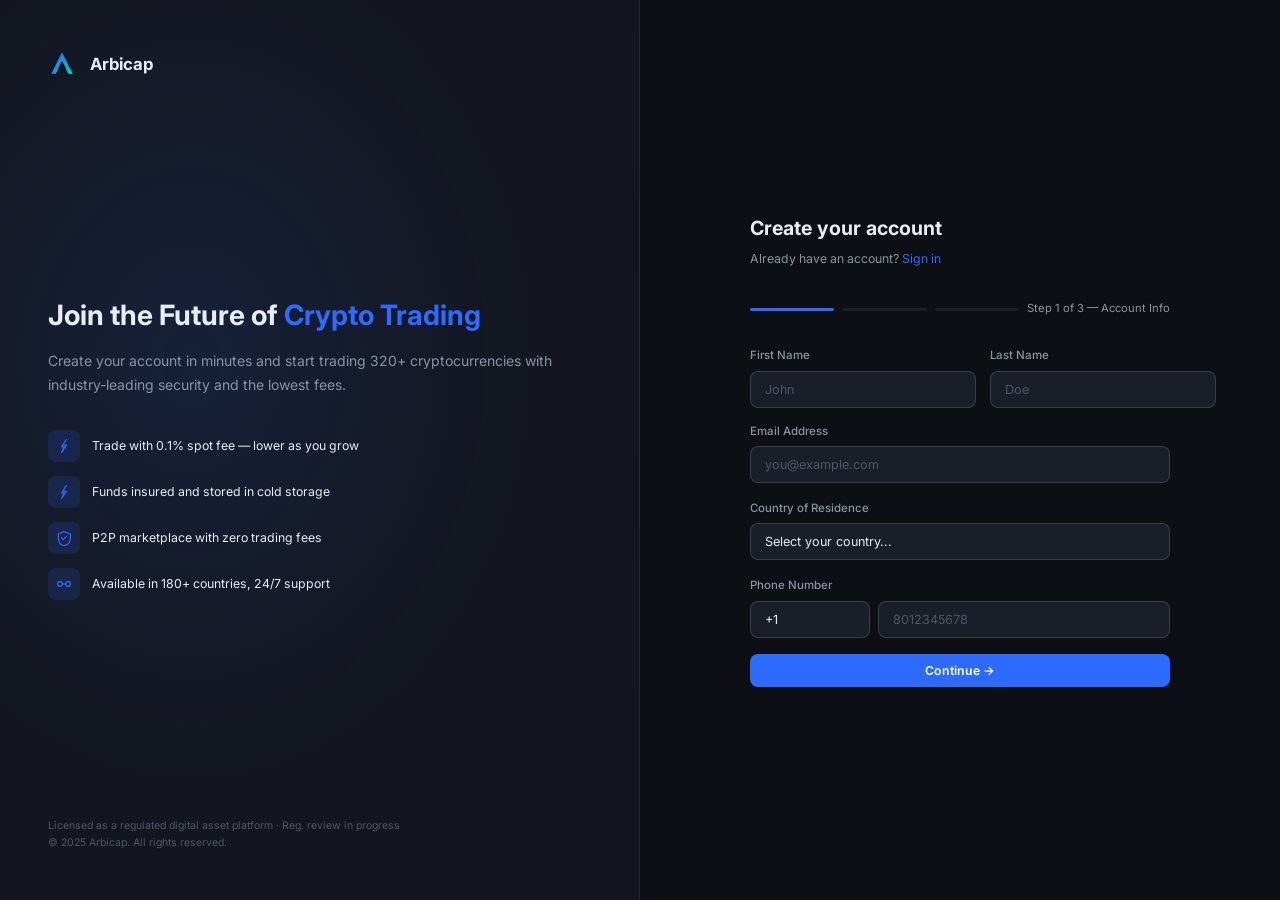
<file: register.html>
<!DOCTYPE html>
<html lang="en">
<head>
  <meta charset="UTF-8" />
  <meta name="viewport" content="width=device-width, initial-scale=1.0" />
  <title>Create Account — Arbicap</title>
    <link rel="icon" type="image/svg+xml" href="favicon.svg"/>
  <link rel="apple-touch-icon" href="arbicap-logo.png"/>
  <meta name="theme-color" content="#0D0F14"/>
  <link rel="stylesheet" href="style.css" />
  <style>
    .auth-page {
      min-height: 100vh; display: grid;
      grid-template-columns: 1fr 1fr;
    }
    .auth-left {
      background: radial-gradient(ellipse 80% 70% at 30% 40%, rgba(45,106,255,0.12) 0%, transparent 70%),
                  var(--bg-surface);
      border-right: 1px solid var(--border);
      display: flex; flex-direction: column;
      justify-content: space-between; padding: 48px;
    }
    .auth-left-brand { display: flex; align-items: center; gap: 10px; }
    .auth-left-brand .logo-mark { width: 36px; height: 36px; font-size: 0.9rem; }
    .auth-left-brand span { font-size: 1.2rem; font-weight: 700; }
    .auth-left-hero { flex: 1; display: flex; flex-direction: column; justify-content: center; }
    .auth-left-hero h1 { font-size: 2rem; font-weight: 700; line-height: 1.2; margin-bottom: 16px; }
    .auth-left-hero h1 span { color: var(--accent); }
    .auth-left-hero p { color: var(--text-secondary); line-height: 1.75; margin-bottom: 32px; }
    .auth-perks { display: flex; flex-direction: column; gap: 14px; }
    .auth-perk { display: flex; align-items: center; gap: 12px; font-size: 0.88rem; }
    .auth-perk-icon { width: 32px; height: 32px; border-radius: var(--radius); background: var(--accent-glow); display: flex; align-items: center; justify-content: center; font-size: 0.9rem; flex-shrink: 0; }
    .auth-left-footer { font-size: 0.75rem; color: var(--text-muted); }

    .auth-right {
      display: flex; flex-direction: column;
      justify-content: center; align-items: center;
      padding: 48px 40px; background: var(--bg-base);
    }
    .auth-form-wrap { width: 100%; max-width: 420px; }
    .auth-form-title { font-size: 1.4rem; font-weight: 700; margin-bottom: 4px; }
    .auth-form-sub { font-size: 0.88rem; color: var(--text-secondary); margin-bottom: 32px; }

    .strength-meter { margin-top: 6px; }
    .strength-bar { display: flex; gap: 4px; margin-bottom: 4px; }
    .strength-seg { flex: 1; height: 3px; border-radius: 2px; background: var(--bg-elevated); transition: background 0.3s; }
    .strength-seg.filled-weak { background: var(--red); }
    .strength-seg.filled-medium { background: var(--yellow); }
    .strength-seg.filled-strong { background: var(--green); }
    .strength-label { font-size: 0.72rem; color: var(--text-muted); }

    .referral-toggle { display: flex; align-items: center; gap: 8px; font-size: 0.82rem; color: var(--text-secondary); cursor: pointer; margin-top: 4px; }
    .referral-input { margin-top: 8px; display: none; }
    .referral-input.open { display: block; }

    .terms-check { display: flex; align-items: flex-start; gap: 10px; font-size: 0.82rem; color: var(--text-secondary); }
    .terms-check input[type=checkbox] { margin-top: 3px; accent-color: var(--accent); flex-shrink: 0; }
    .terms-check a { color: var(--accent); }

    @media (max-width: 900px) {
      .auth-page {
        grid-template-columns: 1fr;
      }
      .auth-left {
        border-right: none;
        border-bottom: 1px solid var(--border);
        padding: 30px 24px;
      }
      .auth-right {
        padding: 28px 20px 36px;
      }
    }

    @media (max-width: 560px) {
      .auth-left,
      .auth-right {
        padding-left: 18px;
        padding-right: 18px;
      }
      .auth-form-wrap {
        max-width: 100%;
      }
      #step-1 > div[style*="display:grid;grid-template-columns:1fr 1fr"] {
        grid-template-columns: 1fr !important;
      }
      .flex.gap-8 { flex-direction: column; }
      .flex.gap-8 > * {
        width: 100%;
      }
    }
  </style>
</head>
<div id="google_translate_element" style="position:fixed;bottom:80px;right:16px;z-index:999;"></div>
<script>
function googleTranslateElementInit() {
  new google.translate.TranslateElement({
    pageLanguage: 'en',
    includedLanguages: 'es,fr,de,ar,zh-CN,pt,ru,ja,ko,tr,hi,it,nl,pl,sv',
    layout: google.translate.TranslateElement.InlineLayout.SIMPLE,
    autoDisplay: false,
  }, 'google_translate_element');
}
</script>
<script src="//translate.google.com/translate_a/element.js?cb=googleTranslateElementInit"></script>
<body>

<div class="auth-page">

  <!-- LEFT PANEL -->
  <div class="auth-left">
    <div class="auth-left-brand">
      <div class="logo-mark" style="background:none;padding:0;width:32px;height:32px;display:inline-flex;align-items:center;"><svg width="28" height="28" viewBox="0 0 100 100" xmlns="http://www.w3.org/2000/svg">
  <defs>
    <linearGradient id="acgrad" x1="0%" y1="0%" x2="100%" y2="100%">
      <stop offset="0%" style="stop-color:#2D6AFF"/>
      <stop offset="100%" style="stop-color:#00C2CB"/>
    </linearGradient>
  </defs>
  <polygon points="50,8 12,85 28,85 50,40 72,85 88,85" fill="url(#acgrad)"/>
  <polygon points="36,65 50,40 64,65 57,65 50,52 43,65" fill="#0D0F14"/>
  <polygon points="64,65 76,85 88,85 75,65" fill="#00C2CB"/>
</svg></div>
      <span data-app-name>Arbicap</span>
    </div>

    <div class="auth-left-hero">
      <h1>Join the Future of <span>Crypto Trading</span></h1>
      <p>Create your account in minutes and start trading 320+ cryptocurrencies with industry-leading security and the lowest fees.</p>
      <div class="auth-perks">
        <div class="auth-perk"><div class="auth-perk-icon"><svg width="16" height="16" viewBox="0 0 20 20" fill="none" stroke="currentColor" stroke-width="1.5" stroke-linecap="round" stroke-linejoin="round"><polyline points="13,2 7,11 10,11 7,18 13,9 10,9"/></svg></div><span>Trade with 0.1% spot fee — lower as you grow</span></div>
        <div class="auth-perk"><div class="auth-perk-icon"><svg width="16" height="16" viewBox="0 0 20 20" fill="none" stroke="currentColor" stroke-width="1.5" stroke-linecap="round" stroke-linejoin="round"><polyline points="13,2 7,11 10,11 7,18 13,9 10,9"/></svg></div><span>Funds insured and stored in cold storage</span></div>
        <div class="auth-perk"><div class="auth-perk-icon"><svg width="16" height="16" viewBox="0 0 20 20" fill="none" stroke="currentColor" stroke-width="1.5" stroke-linecap="round" stroke-linejoin="round"><path d="M10 2L3 5v5c0 4.42 3.03 8.56 7 9.93C14.97 18.56 18 14.42 18 10V5L10 2z"/><polyline points="7,10 9,12 13,8"/></svg></div><span>P2P marketplace with zero trading fees</span></div>
        <div class="auth-perk"><div class="auth-perk-icon"><svg width="16" height="16" viewBox="0 0 20 20" fill="none" stroke="currentColor" stroke-width="1.5" stroke-linecap="round" stroke-linejoin="round"><circle cx="5" cy="10" r="3"/><circle cx="15" cy="10" r="3"/><line x1="8" y1="10" x2="12" y2="10"/></svg></div><span>Available in 180+ countries, 24/7 support</span></div>
      </div>
    </div>

    <div class="auth-left-footer">
      Licensed as a regulated digital asset platform · Reg. review in progress<br>
      © 2025 Arbicap. All rights reserved.
    </div>
  </div>

  <!-- RIGHT / FORM -->
  <div class="auth-right">
    <div class="auth-form-wrap">
      <div class="auth-form-title">Create your account</div>
      <div class="auth-form-sub">Already have an account? <a href="login.html" class="text-accent">Sign in</a></div>

      <!-- Step indicator -->
      <div style="display:flex;gap:8px;margin-bottom:28px;align-items:center;">
        <div style="flex:1;height:3px;border-radius:2px;background:var(--accent);"></div>
        <div style="flex:1;height:3px;border-radius:2px;background:var(--bg-elevated);" id="step2-bar"></div>
        <div style="flex:1;height:3px;border-radius:2px;background:var(--bg-elevated);" id="step3-bar"></div>
        <span class="caption" id="step-label">Step 1 of 3 — Account Info</span>
      </div>

      <form id="register-form" onsubmit="handleRegister(event)" novalidate>
        <!-- Step 1 -->
        <div id="step-1">
          <div style="display:grid;grid-template-columns:1fr 1fr;gap:14px;margin-bottom:14px;">
            <div class="form-group">
              <label class="form-label">First Name</label>
              <input type="text" class="form-input" placeholder="John" id="first-name" required />
            </div>
            <div class="form-group">
              <label class="form-label">Last Name</label>
              <input type="text" class="form-input" placeholder="Doe" id="last-name" required />
            </div>
          </div>

          <div class="form-group mb-16">
            <label class="form-label">Email Address</label>
            <input type="email" class="form-input" placeholder="you@example.com" id="reg-email" required />
          </div>

          <div class="form-group mb-16">
            <label class="form-label">Country of Residence</label>
            <div class="relative">
              <select class="form-select w-full" id="reg-country" style="padding-left:14px;">
                <option value="">Select your country...</option>
              </select>
            </div>
          </div>

          <div class="form-group mb-16">
            <label class="form-label">Phone Number</label>
            <div style="display:flex;gap:8px;">
              <select class="form-select" id="phone-country-code" style="width:120px;">
                <option value="+1">+1</option>
              </select>
              <input type="tel" class="form-input" style="flex:1;" id="reg-phone" placeholder="8012345678" />
            </div>
          </div>

          <button type="button" class="btn btn-primary btn-full" onclick="nextStep(2)">Continue →</button>
        </div>

        <!-- Step 2 -->
        <div id="step-2" style="display:none;">
          <div class="form-group mb-16">
            <label class="form-label">Password</label>
            <div class="input-group relative">
              <input type="password" class="form-input w-full" id="password-input" placeholder="Create a strong password" oninput="checkStrength(this.value)" required />
              <span class="input-suffix" style="cursor:pointer;" onclick="togglePwd('password-input')"><svg width="14" height="14" viewBox="0 0 20 20" fill="none" stroke="currentColor" stroke-width="1.5" stroke-linecap="round" stroke-linejoin="round"><path d="M2 10C4 6 6.5 4 10 4s6 2 8 6c-2 4-4.5 6-8 6s-6-2-8-6z"/><circle cx="10" cy="10" r="2"/></svg></span>
            </div>
            <div class="strength-meter">
              <div class="strength-bar">
                <div class="strength-seg" id="s1"></div>
                <div class="strength-seg" id="s2"></div>
                <div class="strength-seg" id="s3"></div>
                <div class="strength-seg" id="s4"></div>
              </div>
              <span class="strength-label" id="strength-label">Enter a password</span>
            </div>
          </div>

          <div class="form-group mb-16">
            <label class="form-label">Confirm Password</label>
            <div class="input-group relative">
              <input type="password" class="form-input w-full" id="confirm-pwd" placeholder="Repeat your password" required />
              <span class="input-suffix" style="cursor:pointer;" onclick="togglePwd('confirm-pwd')"><svg width="14" height="14" viewBox="0 0 20 20" fill="none" stroke="currentColor" stroke-width="1.5" stroke-linecap="round" stroke-linejoin="round"><path d="M2 10C4 6 6.5 4 10 4s6 2 8 6c-2 4-4.5 6-8 6s-6-2-8-6z"/><circle cx="10" cy="10" r="2"/></svg></span>
            </div>
          </div>

          <div class="form-group mb-16">
            <label class="form-label">Anti-Phishing Code <span style="color:var(--text-muted);font-weight:400;">(optional)</span></label>
            <input type="text" class="form-input" id="anti-phish" placeholder="A word shown in all emails from us" maxlength="20" />
            <span class="form-hint">Helps you identify genuine emails from Arbicap</span>
          </div>

          <div style="cursor:pointer;" class="referral-toggle" onclick="toggleReferral()">
            + Have a referral code?
          </div>
          <div class="referral-input" id="referral-input">
            <input type="text" class="form-input w-full mt-8" id="referral-code" placeholder="Enter referral code" />
          </div>

          <div class="flex gap-8 mt-16 mb-16">
            <button type="button" class="btn btn-secondary" onclick="nextStep(1)">← Back</button>
            <button type="button" class="btn btn-primary" style="flex:1;" onclick="nextStep(3)">Continue →</button>
          </div>
        </div>

        <!-- Step 3 -->
        <div id="step-3" style="display:none;">
          <div class="alert alert-info mb-16">
             We'll send a verification code to your email. Check your inbox after registering.
          </div>

          <div class="form-group mb-16">
            <label class="form-label">Account Type</label>
            <div style="display:grid;grid-template-columns:1fr 1fr;gap:10px;">
              <label style="cursor:pointer;">
                <input type="radio" name="acct-type" value="individual" checked style="display:none;" />
                <div class="card" style="padding:14px;border-color:var(--accent);background:var(--accent-glow);cursor:pointer;" id="type-individual">
                  <div style="font-size:1.2rem;margin-bottom:6px;"></div>
                  <div style="font-size:0.85rem;font-weight:600;">Individual</div>
                  <div style="font-size:0.75rem;color:var(--text-secondary);">Personal trading account</div>
                </div>
              </label>
              <label style="cursor:pointer;">
                <input type="radio" name="acct-type" value="business" style="display:none;" />
                <div class="card" style="padding:14px;cursor:pointer;" id="type-business">
                  <div style="font-size:1.2rem;margin-bottom:6px;"></div>
                  <div style="font-size:0.85rem;font-weight:600;">Business</div>
                  <div style="font-size:0.75rem;color:var(--text-secondary);">For companies & entities</div>
                </div>
              </label>
            </div>
          </div>

          <div class="terms-check mb-16">
            <input type="checkbox" id="terms-check" required />
            <label for="terms-check">I agree to the <a href="#">Terms of Service</a>, <a href="#">Privacy Policy</a>, and confirm I am at least 18 years old.</label>
          </div>

          <div class="terms-check mb-24">
            <input type="checkbox" id="marketing-check" />
            <label for="marketing-check">I'd like to receive news and promotional offers from Arbicap.</label>
          </div>

          <div class="flex gap-8">
            <button type="button" class="btn btn-secondary" onclick="nextStep(2)">← Back</button>
            <button type="submit" class="btn btn-primary" style="flex:1;" id="submit-btn">
              Create Account
            </button>
          </div>
        </div>
      </form>
  </div>

</div>

<script src="icons.js"></script>
<script src="app.js"></script>
<script>
  const COUNTRY_CODES = [
    ['Afghanistan', '+93'], ['Albania', '+355'], ['Algeria', '+213'], ['Andorra', '+376'], ['Angola', '+244'], ['Antigua and Barbuda', '+1-268'], ['Argentina', '+54'], ['Armenia', '+374'], ['Australia', '+61'], ['Austria', '+43'], ['Azerbaijan', '+994'], ['Bahamas', '+1-242'], ['Bahrain', '+973'], ['Bangladesh', '+880'], ['Barbados', '+1-246'], ['Belarus', '+375'], ['Belgium', '+32'], ['Belize', '+501'], ['Benin', '+229'], ['Bhutan', '+975'], ['Bolivia', '+591'], ['Bosnia and Herzegovina', '+387'], ['Botswana', '+267'], ['Brazil', '+55'], ['Brunei', '+673'], ['Bulgaria', '+359'], ['Burkina Faso', '+226'], ['Burundi', '+257'], ['Cabo Verde', '+238'], ['Cambodia', '+855'], ['Cameroon', '+237'], ['Canada', '+1'], ['Central African Republic', '+236'], ['Chad', '+235'], ['Chile', '+56'], ['China', '+86'], ['Colombia', '+57'], ['Comoros', '+269'], ['Congo, Democratic Republic', '+243'], ['Congo, Republic', '+242'], ['Costa Rica', '+506'], ['Côte d\'Ivoire', '+225'], ['Croatia', '+385'], ['Cuba', '+53'], ['Cyprus', '+357'], ['Czechia', '+420'], ['Denmark', '+45'], ['Djibouti', '+253'], ['Dominica', '+1-767'], ['Dominican Republic', '+1-809'], ['Ecuador', '+593'], ['Egypt', '+20'], ['El Salvador', '+503'], ['Equatorial Guinea', '+240'], ['Eritrea', '+291'], ['Estonia', '+372'], ['Eswatini', '+268'], ['Ethiopia', '+251'], ['Fiji', '+679'], ['Finland', '+358'], ['France', '+33'], ['Gabon', '+241'], ['Gambia', '+220'], ['Georgia', '+995'], ['Germany', '+49'], ['Ghana', '+233'], ['Greece', '+30'], ['Grenada', '+1-473'], ['Guatemala', '+502'], ['Guinea', '+224'], ['Guinea-Bissau', '+245'], ['Guyana', '+592'], ['Haiti', '+509'], ['Honduras', '+504'], ['Hungary', '+36'], ['Iceland', '+354'], ['India', '+91'], ['Indonesia', '+62'], ['Iran', '+98'], ['Iraq', '+964'], ['Ireland', '+353'], ['Israel', '+972'], ['Italy', '+39'], ['Jamaica', '+1-876'], ['Japan', '+81'], ['Jordan', '+962'], ['Kazakhstan', '+7'], ['Kenya', '+254'], ['Kiribati', '+686'], ['Kuwait', '+965'], ['Kyrgyzstan', '+996'], ['Laos', '+856'], ['Latvia', '+371'], ['Lebanon', '+961'], ['Lesotho', '+266'], ['Liberia', '+231'], ['Libya', '+218'], ['Liechtenstein', '+423'], ['Lithuania', '+370'], ['Luxembourg', '+352'], ['Madagascar', '+261'], ['Malawi', '+265'], ['Malaysia', '+60'], ['Maldives', '+960'], ['Mali', '+223'], ['Malta', '+356'], ['Marshall Islands', '+692'], ['Mauritania', '+222'], ['Mauritius', '+230'], ['Mexico', '+52'], ['Micronesia', '+691'], ['Moldova', '+373'], ['Monaco', '+377'], ['Mongolia', '+976'], ['Montenegro', '+382'], ['Morocco', '+212'], ['Mozambique', '+258'], ['Myanmar', '+95'], ['Namibia', '+264'], ['Nauru', '+674'], ['Nepal', '+977'], ['Netherlands', '+31'], ['New Zealand', '+64'], ['Nicaragua', '+505'], ['Niger', '+227'], ['Nigeria', '+234'], ['North Korea', '+850'], ['North Macedonia', '+389'], ['Norway', '+47'], ['Oman', '+968'], ['Pakistan', '+92'], ['Palau', '+680'], ['Palestine', '+970'], ['Panama', '+507'], ['Papua New Guinea', '+675'], ['Paraguay', '+595'], ['Peru', '+51'], ['Philippines', '+63'], ['Poland', '+48'], ['Portugal', '+351'], ['Qatar', '+974'], ['Romania', '+40'], ['Russia', '+7'], ['Rwanda', '+250'], ['Saint Kitts and Nevis', '+1-869'], ['Saint Lucia', '+1-758'], ['Saint Vincent and the Grenadines', '+1-784'], ['Samoa', '+685'], ['San Marino', '+378'], ['São Tomé and Príncipe', '+239'], ['Saudi Arabia', '+966'], ['Senegal', '+221'], ['Serbia', '+381'], ['Seychelles', '+248'], ['Sierra Leone', '+232'], ['Singapore', '+65'], ['Slovakia', '+421'], ['Slovenia', '+386'], ['Solomon Islands', '+677'], ['Somalia', '+252'], ['South Africa', '+27'], ['South Korea', '+82'], ['South Sudan', '+211'], ['Spain', '+34'], ['Sri Lanka', '+94'], ['Sudan', '+249'], ['Suriname', '+597'], ['Sweden', '+46'], ['Switzerland', '+41'], ['Syria', '+963'], ['Tajikistan', '+992'], ['Tanzania', '+255'], ['Thailand', '+66'], ['Timor-Leste', '+670'], ['Togo', '+228'], ['Tonga', '+676'], ['Trinidad and Tobago', '+1-868'], ['Tunisia', '+216'], ['Türkiye', '+90'], ['Turkmenistan', '+993'], ['Tuvalu', '+688'], ['Uganda', '+256'], ['Ukraine', '+380'], ['United Arab Emirates', '+971'], ['United Kingdom', '+44'], ['United States', '+1'], ['Uruguay', '+598'], ['Uzbekistan', '+998'], ['Vanuatu', '+678'], ['Vatican City', '+379'], ['Venezuela', '+58'], ['Vietnam', '+84'], ['Yemen', '+967'], ['Zambia', '+260'], ['Zimbabwe', '+263']
  ];

  const countrySelect = document.getElementById('reg-country');
  const phoneCodeSelect = document.getElementById('phone-country-code');

  if (countrySelect) {
    COUNTRY_CODES.forEach(([country, code]) => {
      const option = document.createElement('option');
      option.value = country;
      option.textContent = `${country} (${code})`;
      countrySelect.appendChild(option);
    });
  }

  if (phoneCodeSelect) {
    COUNTRY_CODES.forEach(([country, code]) => {
      const option = document.createElement('option');
      option.value = code;
      option.textContent = `${code}`;
      phoneCodeSelect.appendChild(option);
    });
    phoneCodeSelect.value = '+1';
  }

  function nextStep(n) {
    [1,2,3].forEach(i => document.getElementById(`step-${i}`).style.display = i===n ? '' : 'none');
    const labels = {1:'Step 1 of 3 — Account Info', 2:'Step 2 of 3 — Password', 3:'Step 3 of 3 — Confirm'};
    document.getElementById('step-label').textContent = labels[n];
    document.getElementById('step2-bar').style.background = n >= 2 ? 'var(--accent)' : 'var(--bg-elevated)';
    document.getElementById('step3-bar').style.background = n >= 3 ? 'var(--accent)' : 'var(--bg-elevated)';
  }

  function checkStrength(val) {
    let score = 0;
    if (val.length >= 8) score++;
    if (/[A-Z]/.test(val)) score++;
    if (/[0-9]/.test(val)) score++;
    if (/[^A-Za-z0-9]/.test(val)) score++;
    const cls = score <= 1 ? 'filled-weak' : score <= 2 ? 'filled-medium' : 'filled-strong';
    const labels = {0:'Too short',1:'Weak',2:'Fair',3:'Good',4:'Strong'};
    [1,2,3,4].forEach(i => {
      const seg = document.getElementById(`s${i}`);
      seg.className = 'strength-seg' + (i <= score ? ` ${cls}` : '');
    });
    document.getElementById('strength-label').textContent = labels[score];
  }

  function togglePwd(id) {
    const inp = document.getElementById(id);
    inp.type = inp.type === 'password' ? 'text' : 'password';
  }

  function toggleReferral() {
    document.getElementById('referral-input').classList.toggle('open');
  }

  async function handleRegister(e) {
    e.preventDefault();
    if (!document.getElementById('terms-check').checked) {
      showToast('Please accept the Terms of Service', 'error'); return;
    }

    const btn = document.getElementById('submit-btn');
    btn.textContent = 'Creating account...'; btn.disabled = true;

    // Collect form fields
    const firstName = document.getElementById('first-name')?.value?.trim();
    const lastName  = document.getElementById('last-name')?.value?.trim();
    const email     = document.getElementById('reg-email')?.value?.trim();
    const password  = document.getElementById('password-input')?.value;
    const country   = document.getElementById('reg-country')?.value;
    const phone     = document.getElementById('reg-phone')?.value?.trim();
    const referral  = document.getElementById('referral-code')?.value?.trim();

    if (!firstName || !lastName || !email || !password) {
      showToast('Please fill in all required fields', 'error');
      btn.textContent = 'Create Account'; btn.disabled = false;
      return;
    }
    if (password.length < 8) {
      showToast('Password must be at least 8 characters', 'error');
      btn.textContent = 'Create Account'; btn.disabled = false;
      return;
    }

    try {
      const res = await fetch(`${APP.apiBase}/auth/register`, {
        method: 'POST',
        headers: { 'Content-Type': 'application/json' },
        body: JSON.stringify({ firstName, lastName, email, password, country, phone, referralCode: referral }),
      });
      const data = await res.json();

      if (!res.ok) throw new Error(data.error || 'Registration failed');

      // Reset any stale demo data and persisted state before creating the new account session.
      Auth.clearAccountState();

      // Save token if returned immediately (for instant login on registration)
      if (data.token && data.user) {
        Auth.login(data.token, data.user);
        showToast('Account created! Welcome to Arbicap.', 'success');
        setTimeout(() => window.location.href = 'dashboard.html', 1500);
      } else {
        // No instant token, redirect to login
        showToast('Account created! Check your email to verify and log in.', 'success');
        setTimeout(() => window.location.href = 'login.html', 2000);
      }
    } catch (err) {
      showToast(err.message, 'error');
      btn.textContent = 'Create Account'; btn.disabled = false;
    }
  }

  // Account type card toggle
  document.querySelectorAll('[name=acct-type]').forEach(radio => {
    radio.addEventListener('change', () => {
      document.getElementById('type-individual').style.borderColor = '';
      document.getElementById('type-individual').style.background = '';
      document.getElementById('type-business').style.borderColor = '';
      document.getElementById('type-business').style.background = '';
      const card = document.getElementById(`type-${radio.value}`);
      card.style.borderColor = 'var(--accent)';
      card.style.background = 'var(--accent-glow)';
    });
  });
</script>
</body>
</html>
</file>
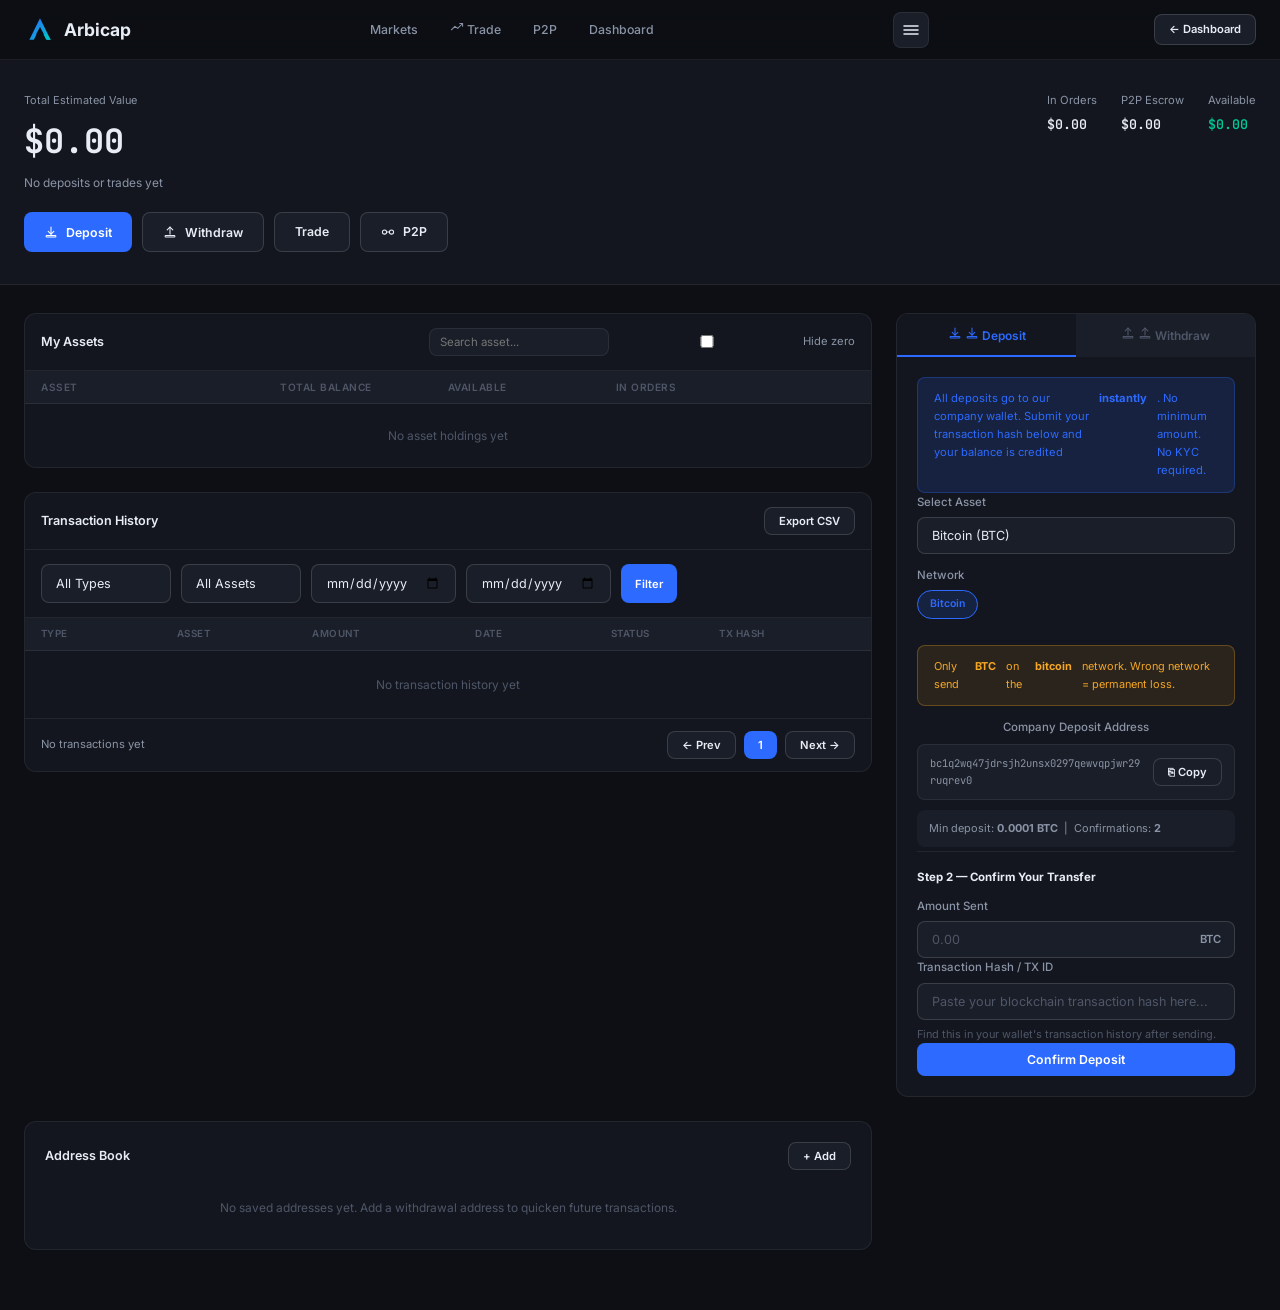
<file: wallet.html>
<!DOCTYPE html>
<html lang="en">
<head>
  <meta charset="UTF-8" />
  <meta name="viewport" content="width=device-width, initial-scale=1.0" />
  <title>Wallet — Arbicap</title>
    <link rel="icon" type="image/svg+xml" href="favicon.svg"/>
  <link rel="apple-touch-icon" href="arbicap-logo.png"/>
  <meta name="theme-color" content="#0D0F14"/>
  <link rel="stylesheet" href="style.css" />
  <style>
    .wallet-page { padding-top: 60px; min-height: 100vh; }
    .wallet-hero { background: var(--bg-surface); border-bottom: 1px solid var(--border); padding: 32px 0; }
    .wallet-total { font-family: var(--font-mono); font-size: 2.4rem; font-weight: 700; }
    .wallet-sub { font-size: 0.85rem; color: var(--text-secondary); margin-top: 4px; }
    .wallet-actions { display: flex; gap: 10px; margin-top: 20px; }

    .wallet-body { padding: 28px 0 60px; }
    .wallet-layout { display: grid; grid-template-columns: 1fr 360px; gap: 24px; }

    /* Asset list */
    .asset-list-card { background: var(--bg-surface); border: 1px solid var(--border); border-radius: var(--radius-lg); overflow: hidden; }
    .asset-list-header { display: flex; align-items: center; justify-content: space-between; padding: 14px 16px; border-bottom: 1px solid var(--border); }
    .asset-search { display: flex; gap: 8px; align-items: center; }
    .asset-search input { background: var(--bg-elevated); border: 1px solid var(--border); border-radius: var(--radius); color: var(--text-primary); padding: 6px 10px; font-size: 0.82rem; width: 180px; }
    .toggle-zero { display: flex; align-items: center; gap: 6px; font-size: 0.8rem; color: var(--text-secondary); }
    .toggle-zero input { accent-color: var(--accent); }

    .asset-row { display: grid; grid-template-columns: 2fr 1.4fr 1.4fr 1fr 1fr; align-items: center; padding: 12px 16px; border-bottom: 1px solid var(--border); transition: background 0.1s; }
    .asset-row:last-child { border-bottom: none; }
    .asset-row:hover { background: var(--bg-hover); }
    .asset-info { display: flex; align-items: center; gap: 10px; }
    .asset-name-block .name { font-size: 0.9rem; font-weight: 600; }
    .asset-name-block .full { font-size: 0.75rem; color: var(--text-muted); }
    .asset-bal { font-family: var(--font-mono); font-size: 0.88rem; }
    .asset-bal-usd { font-size: 0.75rem; color: var(--text-muted); margin-top: 2px; }
    .asset-row-btns { display: flex; gap: 6px; }

    /* Right panel */
    .right-panel { display: flex; flex-direction: column; gap: 16px; }
    .action-card { background: var(--bg-surface); border: 1px solid var(--border); border-radius: var(--radius-lg); overflow: hidden; }
    .action-card-tabs { display: flex; }
    .action-tab { flex: 1; padding: 12px; font-size: 0.85rem; font-weight: 600; text-align: center; background: var(--bg-elevated); border: none; border-bottom: 2px solid transparent; color: var(--text-muted); cursor: pointer; transition: all 0.15s; }
    .action-tab.active { color: var(--accent); border-bottom-color: var(--accent); background: var(--bg-surface); }
    .action-body { padding: 20px; }

    .qr-placeholder { width: 140px; height: 140px; background: white; border-radius: var(--radius); margin: 0 auto 14px; display: flex; align-items: center; justify-content: center; color: #000; font-size: 0.72rem; text-align: center; border: 1px solid var(--border); padding: 10px; }
    .addr-box { display: flex; align-items: center; gap: 8px; background: var(--bg-elevated); border: 1px solid var(--border); border-radius: var(--radius); padding: 10px 12px; }
    .addr-text { font-family: var(--font-mono); font-size: 0.75rem; flex: 1; word-break: break-all; color: var(--text-secondary); }

    .network-pills { display: flex; gap: 6px; flex-wrap: wrap; margin-bottom: 14px; }
    .network-pill { padding: 5px 12px; border-radius: var(--radius-pill); font-size: 0.75rem; font-weight: 600; background: var(--bg-elevated); border: 1px solid var(--border); color: var(--text-secondary); cursor: pointer; }
    .network-pill.active { background: var(--accent-glow); border-color: var(--accent); color: var(--accent); }

    /* History */
    .history-card { background: var(--bg-surface); border: 1px solid var(--border); border-radius: var(--radius-lg); overflow: hidden; margin-top: 24px; }
    .history-filters { display: flex; gap: 10px; padding: 14px 16px; border-bottom: 1px solid var(--border); flex-wrap: wrap; }
    .history-row { display: grid; grid-template-columns: 1fr 1fr 1.2fr 1fr 0.8fr 1fr; align-items: center; padding: 12px 16px; border-bottom: 1px solid var(--border); font-size: 0.84rem; }
    .history-row:last-child { border-bottom: none; }
    .history-row:hover { background: var(--bg-hover); }
    .hist-type-icon { width: 28px; height: 28px; border-radius: 50%; display: flex; align-items: center; justify-content: center; font-size: 0.8rem; }

    .withdraw-notice { background: var(--yellow); color: #000; border-radius: var(--radius); padding: 8px 12px; font-size: 0.78rem; font-weight: 600; margin-bottom: 14px; }
    .fee-note { background: var(--bg-elevated); border-radius: var(--radius); padding: 10px 12px; font-size: 0.78rem; color: var(--text-secondary); margin-top: 10px; }
  </style>
</head>
<div id="google_translate_element" style="position:fixed;bottom:80px;right:16px;z-index:999;"></div>
<script>
function googleTranslateElementInit() {
  new google.translate.TranslateElement({
    pageLanguage: 'en',
    includedLanguages: 'es,fr,de,ar,zh-CN,pt,ru,ja,ko,tr,hi,it,nl,pl,sv',
    layout: google.translate.TranslateElement.InlineLayout.SIMPLE,
    autoDisplay: false,
  }, 'google_translate_element');
}
</script>
<script src="//translate.google.com/translate_a/element.js?cb=googleTranslateElementInit"></script>
<body>

<nav class="navbar">
  <div class="container">
    <a href="index.html" class="nav-logo"><div class="logo-mark" style="background:none;padding:0;width:32px;height:32px;display:inline-flex;align-items:center;"><svg width="28" height="28" viewBox="0 0 100 100" xmlns="http://www.w3.org/2000/svg">
  <defs>
    <linearGradient id="acgrad" x1="0%" y1="0%" x2="100%" y2="100%">
      <stop offset="0%" style="stop-color:#2D6AFF"/>
      <stop offset="100%" style="stop-color:#00C2CB"/>
    </linearGradient>
  </defs>
  <polygon points="50,8 12,85 28,85 50,40 72,85 88,85" fill="url(#acgrad)"/>
  <polygon points="36,65 50,40 64,65 57,65 50,52 43,65" fill="#0D0F14"/>
  <polygon points="64,65 76,85 88,85 75,65" fill="#00C2CB"/>
</svg></div><span data-app-name>Arbicap</span></a>
    <div class="nav-links">
      <a href="markets.html">Markets</a><a href="trade.html"><svg width="14" height="14" viewBox="0 0 20 20" fill="none" stroke="currentColor" stroke-width="1.5" stroke-linecap="round" stroke-linejoin="round"><polyline points="2,14 7,9 11,12 18,5"/><polyline points="14,5 18,5 18,9"/></svg> Trade</a>
      <a href="p2p.html">P2P</a><a href="dashboard.html">Dashboard</a>
    </div>
    <button class="sidebar-toggle-btn" onclick="toggleSidebar()" aria-label="Toggle menu">
      <svg width="20" height="20" viewBox="0 0 20 20" fill="none" stroke="currentColor" stroke-width="1.5" stroke-linecap="round"><line x1="3" y1="6" x2="17" y2="6"/><line x1="3" y1="10" x2="17" y2="10"/><line x1="3" y1="14" x2="17" y2="14"/></svg>
    </button>
    <div class="nav-actions">
      <a href="dashboard.html" class="btn btn-secondary btn-sm">← Dashboard</a>
    </div>
  </div>
</nav>
<div class="sidebar-overlay" id="sidebar-overlay" onclick="toggleSidebar()"></div>

<div class="wallet-page">

  <!-- HERO -->
  <div class="wallet-hero">
    <div class="container">
      <div style="display:flex;justify-content:space-between;align-items:flex-start;flex-wrap:wrap;gap:20px;">
        <div>
          <div style="font-size:0.78rem;color:var(--text-secondary);margin-bottom:6px;">Total Estimated Value</div>
          <div class="wallet-total">$0.00</div>
          <div class="wallet-sub">No deposits or trades yet</div>
          <div class="wallet-actions">
            <button class="btn btn-primary" onclick="setAction('deposit')"><svg width="14" height="14" viewBox="0 0 20 20" fill="none" stroke="currentColor" stroke-width="1.5" stroke-linecap="round" stroke-linejoin="round"><line x1="10" y1="3" x2="10" y2="13"/><polyline points="6,9 10,13 14,9"/><rect x="3" y="15" width="14" height="2" rx="1"/></svg> Deposit</button>
            <button class="btn btn-secondary" onclick="setAction('withdraw')"><svg width="14" height="14" viewBox="0 0 20 20" fill="none" stroke="currentColor" stroke-width="1.5" stroke-linecap="round" stroke-linejoin="round"><line x1="10" y1="13" x2="10" y2="3"/><polyline points="6,7 10,3 14,7"/><rect x="3" y="15" width="14" height="2" rx="1"/></svg> Withdraw</button>
            <a href="trade.html" class="btn btn-secondary">Trade</a>
            <a href="p2p.html" class="btn btn-secondary"><svg width="14" height="14" viewBox="0 0 20 20" fill="none" stroke="currentColor" stroke-width="1.5" stroke-linecap="round" stroke-linejoin="round"><circle cx="5" cy="10" r="3"/><circle cx="15" cy="10" r="3"/><line x1="8" y1="10" x2="12" y2="10"/></svg> P2P</a>
          </div>
        </div>
        <div style="display:flex;gap:24px;">
          <div><div class="caption mb-4">In Orders</div><div class="mono" style="font-size:0.95rem;font-weight:600;">$0.00</div></div>
          <div><div class="caption mb-4">P2P Escrow</div><div class="mono" style="font-size:0.95rem;font-weight:600;">$0.00</div></div>
          <div><div class="caption mb-4">Available</div><div class="mono" style="font-size:0.95rem;font-weight:600;color:var(--green);">$0.00</div></div>
        </div>
      </div>
    </div>
  </div>

  <!-- BODY -->
  <div class="wallet-body">
    <div class="container">
      <div class="wallet-layout">

        <!-- ASSET LIST -->
        <div>
          <div class="asset-list-card">
            <div class="asset-list-header">
              <span class="card-title">My Assets</span>
              <div class="asset-search">
                <input type="text" placeholder="Search asset..." />
                <label class="toggle-zero"><input type="checkbox" id="hide-zero" onchange="renderAssets()" /> Hide zero</label>
              </div>
            </div>
            <div style="display:grid;grid-template-columns:2fr 1.4fr 1.4fr 1fr 1fr;padding:8px 16px;font-size:0.72rem;font-weight:600;letter-spacing:0.05em;text-transform:uppercase;color:var(--text-muted);border-bottom:1px solid var(--border);background:var(--bg-elevated);">
              <span>Asset</span><span>Total Balance</span><span>Available</span><span>In Orders</span><span></span>
            </div>
            <div id="asset-list"></div>
          </div>

          <!-- History -->
          <div class="history-card" id="history">
            <div class="asset-list-header">
              <span class="card-title">Transaction History</span>
              <button class="btn btn-secondary btn-sm" onclick="exportHistory()">Export CSV</button>
            </div>
            <div class="history-filters">
              <select class="form-select" style="width:130px;"><option>All Types</option><option>Deposit</option><option>Withdrawal</option><option>Trade</option><option>P2P</option></select>
              <select class="form-select" style="width:120px;"><option>All Assets</option><option>BTC</option><option>ETH</option><option>USDT</option></select>
              <input type="date" class="form-input" style="width:145px;" />
              <input type="date" class="form-input" style="width:145px;" />
              <button class="btn btn-primary btn-sm">Filter</button>
            </div>
            <div style="display:grid;grid-template-columns:1fr 1fr 1.2fr 1fr 0.8fr 1fr;padding:8px 16px;font-size:0.7rem;font-weight:600;text-transform:uppercase;letter-spacing:0.05em;color:var(--text-muted);border-bottom:1px solid var(--border);background:var(--bg-elevated);">
              <span>Type</span><span>Asset</span><span>Amount</span><span>Date</span><span>Status</span><span>Tx Hash</span>
            </div>
            <div id="history-rows"></div>
            <div style="display:flex;justify-content:space-between;align-items:center;padding:12px 16px;border-top:1px solid var(--border);">
              <span class="caption">No transactions yet</span>
              <div class="flex gap-8"><button class="btn btn-secondary btn-sm" disabled>← Prev</button><button class="btn btn-primary btn-sm" disabled>1</button><button class="btn btn-secondary btn-sm" disabled>Next →</button></div>
            </div>
          </div>
        </div>

        <!-- RIGHT PANEL -->
        <div class="right-panel">
          <div class="action-card">
            <div class="action-card-tabs">
              <button class="action-tab active" id="dep-tab" onclick="setAction('deposit')"><svg width="14" height="14" viewBox="0 0 20 20" fill="none" stroke="currentColor" stroke-width="1.5" stroke-linecap="round" stroke-linejoin="round"><line x1="10" y1="3" x2="10" y2="13"/><polyline points="6,9 10,13 14,9"/><rect x="3" y="15" width="14" height="2" rx="1"/></svg> <svg width="14" height="14" viewBox="0 0 20 20" fill="none" stroke="currentColor" stroke-width="1.5" stroke-linecap="round" stroke-linejoin="round"><line x1="10" y1="3" x2="10" y2="13"/><polyline points="6,9 10,13 14,9"/><rect x="3" y="15" width="14" height="2" rx="1"/></svg> Deposit</button>
              <button class="action-tab" id="with-tab" onclick="setAction('withdraw')"><svg width="14" height="14" viewBox="0 0 20 20" fill="none" stroke="currentColor" stroke-width="1.5" stroke-linecap="round" stroke-linejoin="round"><line x1="10" y1="13" x2="10" y2="3"/><polyline points="6,7 10,3 14,7"/><rect x="3" y="15" width="14" height="2" rx="1"/></svg> <svg width="14" height="14" viewBox="0 0 20 20" fill="none" stroke="currentColor" stroke-width="1.5" stroke-linecap="round" stroke-linejoin="round"><line x1="10" y1="13" x2="10" y2="3"/><polyline points="6,7 10,3 14,7"/><rect x="3" y="15" width="14" height="2" rx="1"/></svg> Withdraw</button>
              
            </div>

            <!-- DEPOSIT PANEL -->
            <div class="action-body" id="panel-deposit">
              <div class="alert alert-info mb-14" style="font-size:0.8rem;">
                All deposits go to our company wallet. Submit your transaction hash below and your balance is credited <strong>instantly</strong>. No minimum amount. No KYC required.
              </div>

              <div class="form-group mb-12">
                <label class="form-label">Select Asset</label>
                <select class="form-select w-full" id="dep-asset" onchange="updateDepositAddr(this.value)">
                  <option value="BTC">Bitcoin (BTC)</option>
                  <option value="ETH">Ethereum (ETH)</option>
                  <option value="USDT">Tether (USDT)</option>
                  <option value="BNB">BNB</option>
                  <option value="SOL">Solana (SOL)</option>
                  <option value="XRP">XRP</option>
                  <option value="LTC">Litecoin (LTC)</option>
                  <option value="ADA">Cardano (ADA)</option>
                  <option value="DOGE">Dogecoin (DOGE)</option>
                </select>
              </div>

              <div class="form-group mb-12">
                <label class="form-label">Network</label>
                <div class="network-pills" id="network-pills">
                  <span class="network-pill active">Bitcoin (BTC)</span>
                </div>
              </div>

              <div class="alert alert-warning mb-12" id="network-warning" style="font-size:0.78rem;">
                Only send <strong>BTC</strong> on the <strong>Bitcoin</strong> network to this address. Wrong network = permanent loss.
              </div>

              <label class="form-label mb-8" style="text-align:center;display:block;">Company Deposit Address</label>
              <div class="addr-box mb-4">
                <span class="addr-text" id="deposit-addr">Loading...</span>
                <button class="btn btn-secondary btn-sm" onclick="copyToClipboard(document.getElementById('deposit-addr').textContent,'Address')">⎘ Copy</button>
              </div>
              <div id="memo-row" style="display:none;" class="mb-12">
                <div class="alert alert-warning" style="font-size:0.78rem;">
                  <strong>MEMO / Destination Tag required:</strong> <span id="dep-memo" class="mono" style="font-weight:700;"></span><br/>
                  You MUST include this memo or your funds will be lost.
                  <button onclick="copyToClipboard(document.getElementById('dep-memo').textContent,'Memo')" class="btn btn-secondary btn-sm" style="margin-top:6px;">Copy Memo</button>
                </div>
              </div>
              <div class="fee-note mb-14" id="dep-info" style="font-size:0.78rem;">
                Minimum deposit: — &nbsp;|&nbsp; Confirmations required: —
              </div>

              <!-- Step 2: Submit tx hash after sending -->
              <div style="border-top:1px solid var(--border);padding-top:16px;margin-top:4px;">
                <div style="font-size:0.82rem;font-weight:700;margin-bottom:10px;">Step 2 — Confirm Your Transfer</div>
                <div class="form-group mb-10">
                  <label class="form-label">Amount Sent</label>
                  <div class="input-group">
                    <input type="number" class="form-input w-full" id="dep-amount-sent" placeholder="0.00" step="0.00000001" />
                    <span class="input-suffix" id="dep-amount-sym">BTC</span>
                  </div>
                </div>
                <div class="form-group mb-14">
                  <label class="form-label">Transaction Hash / TX ID</label>
                  <input type="text" class="form-input w-full" id="dep-txhash" placeholder="Paste your blockchain transaction hash here..." />
                  <span class="form-hint">Find this in your wallet's transaction history after sending.</span>
                </div>
                <button class="btn btn-primary btn-full" onclick="submitDepositTx()">Confirm Deposit</button>
              </div>
            </div>

            <!-- WITHDRAW PANEL -->
                        <!-- WITHDRAW PANEL -->
            <div class="action-body" id="panel-withdraw" style="display:none;">
              <div class="form-group mb-12">
                <label class="form-label">Asset</label>
                <select class="form-select w-full" id="with-asset" onchange="updateWithdrawAsset(this.value)">
                  <option value="BTC">Bitcoin (BTC)</option>
                  <option value="ETH">Ethereum (ETH)</option>
                  <option value="USDT">Tether (USDT)</option>
                  <option value="BNB">BNB</option>
                  <option value="SOL">Solana (SOL)</option>
                  <option value="XRP">XRP</option>
                </select>
              </div>
              <div class="form-group mb-12">
                <label class="form-label">Network</label>
                <select class="form-select w-full" id="with-network">
                  <option>Bitcoin (BTC)</option>
                </select>
              </div>
              <div class="form-group mb-12">
                <label class="form-label">Recipient Address</label>
                <input type="text" class="form-input w-full" id="with-addr" placeholder="Paste wallet address..." />
              </div>
              <div class="form-group mb-8">
                <label class="form-label">Amount</label>
                <div class="input-group">
                  <input type="number" class="form-input w-full" id="with-amount" placeholder="0.00" step="0.00000001" />
                  <span class="input-suffix" id="with-sym">BTC</span>
                </div>
              </div>
              <div style="display:flex;justify-content:space-between;font-size:0.78rem;margin-bottom:14px;">
                <span class="text-secondary">Available: <span class="mono" id="with-available">0.00</span></span>
                <button class="btn btn-ghost btn-sm" style="padding:2px 8px;font-size:0.75rem;" onclick="setMaxWithdraw()">Max</button>
              </div>
              <div class="form-group mb-14">
                <label class="form-label">2FA Code <span class="caption">(if enabled)</span></label>
                <input type="text" class="form-input w-full" id="with-2fa" placeholder="6-digit authenticator code" maxlength="6" />
              </div>
              <button class="btn btn-primary btn-full" onclick="submitWithdrawForm()">Submit Withdrawal</button>
            </div>
<!-- Withdrawal form — uncomment on launch day (also set WITHDRAWALS_LIVE=true in .env)
              <div class="form-group mb-12">
                <label class="form-label">Asset</label>
                <select class="form-select w-full" id="with-asset">
                  <option value="BTC">Bitcoin (BTC)</option>
                  <option value="ETH">Ethereum (ETH)</option>
                  <option value="USDT">Tether (USDT)</option>
                  <option value="BNB">BNB</option>
                  <option value="SOL">Solana (SOL)</option>
                </select>
              </div>
              <div class="form-group mb-12">
                <label class="form-label">Network</label>
                <select class="form-select w-full" id="with-network">
                  <option>Bitcoin</option>
                </select>
              </div>
              <div class="form-group mb-12">
                <label class="form-label">Recipient Address</label>
                <input type="text" class="form-input w-full" placeholder="Paste address..." id="with-addr" />
              </div>
              <div class="form-group mb-8">
                <label class="form-label">Amount</label>
                <div class="input-group">
                  <input type="number" class="form-input w-full" placeholder="0.00" id="with-amount" />
                  <span class="input-suffix" id="with-sym">BTC</span>
                </div>
              </div>
              <div class="form-group mb-14">
                <label class="form-label">2FA Code (if enabled)</label>
                <input type="text" class="form-input w-full" placeholder="6-digit code" maxlength="6" id="with-2fa" />
              </div>
              <button class="btn btn-primary btn-full" onclick="handleWithdraw()">Submit Withdrawal</button>
              -->
            </div>

            <!-- FIAT PANEL -->
            

          </div>

          <!-- Address Book -->
          <div class="card">
            <div class="card-header"><span class="card-title">Address Book</span><button class="btn btn-secondary btn-sm" onclick="openModal('add-addr-modal')">+ Add</button></div>
            <div id="addr-book" style="padding:12px 0;text-align:center;color:var(--text-muted);font-size:0.85rem;">
              No saved addresses yet. Add a withdrawal address to quicken future transactions.
            </div>
          </div>

        </div>
      </div>
    </div>
  </div>
</div>

<!-- ADD ADDRESS MODAL -->
<div class="modal-overlay" id="add-addr-modal">
  <div class="modal">
    <div class="modal-header"><span class="modal-title">Add Withdrawal Address</span><button class="modal-close"><svg width="12" height="12" viewBox="0 0 20 20" fill="none" stroke="currentColor" stroke-width="2.5" stroke-linecap="round"><line x1="4" y1="4" x2="16" y2="16"/><line x1="16" y1="4" x2="4" y2="16"/></svg></button></div>
    <div class="form-group mb-12"><label class="form-label">Label</label><input type="text" class="form-input w-full" placeholder="e.g. My Ledger Wallet" /></div>
    <div class="form-group mb-12"><label class="form-label">Asset</label><select class="form-select w-full"><option>BTC</option><option>ETH</option><option>USDT</option></select></div>
    <div class="form-group mb-12"><label class="form-label">Network</label><select class="form-select w-full"><option>Bitcoin</option><option>Ethereum (ERC-20)</option><option>BNB Chain</option></select></div>
    <div class="form-group mb-16"><label class="form-label">Address</label><input type="text" class="form-input w-full" placeholder="Paste address here..." /></div>
    <div class="form-group mb-16"><label class="form-label">2FA Code (required)</label><input type="text" class="form-input w-full" placeholder="6-digit code" maxlength="6" /></div>
    <div style="display:flex;gap:10px;">
      <button class="btn btn-secondary" style="flex:1;" onclick="closeModal('add-addr-modal')">Cancel</button>
      <button class="btn btn-primary" style="flex:1;" onclick="showToast('Address saved to address book','success');closeModal('add-addr-modal')">Save Address</button>
    </div>
  </div>
</div>

<script src="icons.js"></script>
<script src="app.js"></script>
<script>
  const ASSETS = [];

  function renderAssets() {
    const hideZero = document.getElementById('hide-zero')?.checked;
    const data = hideZero ? ASSETS.filter(a => parseFloat(a.total) > 0) : ASSETS;

    if (!data.length) {
      document.getElementById('asset-list').innerHTML = `
        <div style="padding:22px 16px;text-align:center;color:var(--text-muted);font-size:0.85rem;">
          No asset holdings yet
        </div>
      `;
      return;
    }

    document.getElementById('asset-list').innerHTML = data.map(a => {
      const usd = (parseFloat(a.total) * a.price).toFixed(2);
      return `<div class="asset-row">
        <div class="asset-info"><div class="coin-icon ${a.icon}" style="width:28px;height:28px;font-size:0.65rem;">${a.label}</div><div class="asset-name-block"><div class="name">${a.sym}</div><div class="full">${a.name}</div></div></div>
        <div><div class="asset-bal">${a.total}</div><div class="asset-bal-usd">$${parseFloat(usd).toLocaleString('en-US',{minimumFractionDigits:2})}</div></div>
        <div class="asset-bal">${a.avail}</div>
        <div class="asset-bal text-muted">${a.locked}</div>
        <div class="asset-row-btns">
          <button class="btn btn-primary btn-sm" style="font-size:0.72rem;padding:4px 8px;" onclick="setAction('deposit')">Deposit</button>
          <button class="btn btn-secondary btn-sm" style="font-size:0.72rem;padding:4px 8px;" onclick="setAction('withdraw')">Withdraw</button>
        </div>
      </div>`;
    }).join('');
  }
  renderAssets();

  const HISTORY = [];

  document.getElementById('history-rows').innerHTML = HISTORY.length
    ? HISTORY.map(h => `
      <div class="history-row">
        <div class="flex gap-8 items-center"><div class="hist-type-icon ${h.cls}">${h.icon}</div><span style="font-size:0.82rem;font-weight:500;text-transform:capitalize;">${h.type}</span></div>
        <div class="flex gap-6 items-center"><span class="coin-icon coin-${h.sym.toLowerCase()}" style="width:20px;height:20px;font-size:0.55rem;">${h.sym[0]}</span><span style="font-weight:600;">${h.sym}</span></div>
        <div class="mono ${h.amount.startsWith('+') ? 'text-green' : 'text-red'}" style="font-size:0.85rem;">${h.amount}</div>
        <div class="caption">${h.date}</div>
        <div><span class="badge ${h.status==='Pending'?'badge-yellow':h.status==='Completed'||h.status==='Confirmed'?'badge-green':'badge-blue'}">${h.status}</span></div>
        <div><span class="mono" style="font-size:0.72rem;color:var(--text-muted);">${h.hash}</span> ${h.hash!=='Internal'&&!h.hash.startsWith('Pending')&&!h.hash.startsWith('P2P')?`<button onclick="copyToClipboard('${h.hash}','Hash')" style="background:none;border:none;cursor:pointer;color:var(--accent);font-size:0.8rem;">⎘</button>`:''}</div>
      </div>`).join('')
    : `<div style="padding:24px 16px;text-align:center;color:var(--text-muted);font-size:0.85rem;">No transaction history yet</div>`;

  function setAction(action) {
    ['deposit','withdraw'].forEach(a => {
      document.getElementById(`panel-${a}`).style.display = a === action ? '' : 'none';
      document.getElementById(`${a==='deposit'?'dep':'with'}-tab`).classList.toggle('active', a === action);
    });
  }

  function setFiatMode(mode, btn) {
    document.querySelectorAll('#panel-fiat .tab').forEach(t => t.classList.remove('active'));
    btn.classList.add('active');
    document.getElementById('fiat-deposit-body').style.display = mode === 'deposit' ? '' : 'none';
    document.getElementById('fiat-withdraw-body').style.display = mode === 'withdraw' ? '' : 'none';
  }

  // ── COMPANY WALLET ADDRESSES ─────────────────
  // Real deposit addresses for each wallet network.
  const COMPANY_WALLETS = {
    BTC:  { bitcoin:   'bc1q2wq47jdrsjh2unsx0297qewvqpjwr29ruqrev0' },
    ETH:  { ethereum:  '0xc8E8CEc49e463D9eb650EC4f6109118DA5e49fA7' },
    USDT: { ethereum:  '0xc8E8CEc49e463D9eb650EC4f6109118DA5e49fA7', tron: 'TBkKwSah9aV5JkUM8ErU817RzX1M7CpRgq', bsc: '0xc8E8CEc49e463D9eb650EC4f6109118DA5e49fA7' },
    BNB:  { bsc:       '0xc8E8CEc49e463D9eb650EC4f6109118DA5e49fA7' },
    SOL:  { solana:    '5P6ZG82A6f24NnPnB9UQFa6T1YgGNFgdV1nrf85KGE5' },
    XRP:  { xrp:       'rK1zAEL5UZAAA5b1n1pUhf5zA27J2R5sfT' },
    LTC:  { litecoin:  'LZid81v3B9G2KmzZQABGuwrBegSnCCjvgv' },
    ADA:  { cardano:   'addr1qy2l4csyqrfykq0w7v0n227fu2c5z0kg23eqjfztd5w6hqq4lt3qgqxjfvq7auclx54unc43gylvs4rjpyjykmga4wqqnsutz5' },
    DOGE: { dogecoin:  'DLZkxnacqCDFXoWFdwB4eYksntxXXF3moQ' },
  };
  const COMPANY_MEMOS = { XRP_xrp: 'NOT REQUIRED' };
  const MIN_DEPOSITS  = { BTC:0.0001, ETH:0.001, USDT:5, BNB:0.01, SOL:0.01, XRP:1, LTC:0.01, ADA:1, DOGE:1 };
  const CONFIRMATIONS = { BTC:2, ETH:12, USDT:12, BNB:12, SOL:1, XRP:1, LTC:6, ADA:15, DOGE:6 };

  let currentDepositSym = 'BTC';
  let currentDepositNet = 'bitcoin';

  function updateDepositAddr(sym) {
    currentDepositSym = sym;
    const nets = COMPANY_WALLETS[sym] ? Object.keys(COMPANY_WALLETS[sym]) : [];
    currentDepositNet = nets[0] || '';
    const depAmtSym = document.getElementById('dep-amount-sym');
    if (depAmtSym) depAmtSym.textContent = sym;
    document.getElementById('network-pills').innerHTML = nets.map((n, i) =>
      `<span class="network-pill ${i===0?'active':''}" onclick="selectNet(this,'${sym}','${n}')">${n.charAt(0).toUpperCase()+n.slice(1)}</span>`
    ).join('');
    renderDepositAddress(sym, nets[0] || '');
  }

  function selectNet(el, sym, net) {
    document.querySelectorAll('.network-pill').forEach(p => p.classList.remove('active'));
    el.classList.add('active');
    currentDepositNet = net;
    renderDepositAddress(sym, net);
  }

  function renderDepositAddress(sym, net) {
    const addr = COMPANY_WALLETS[sym]?.[net] || 'Not yet configured — contact support';
    const memo = COMPANY_MEMOS[sym + '_' + net] || null;
    document.getElementById('deposit-addr').textContent = addr;
    document.getElementById('network-warning').innerHTML =
      `Only send <strong>${sym}</strong> on the <strong>${net}</strong> network. Wrong network = permanent loss.`;
    const depInfo = document.getElementById('dep-info');
    if (depInfo) depInfo.innerHTML =
      `Min deposit: <strong>${MIN_DEPOSITS[sym]||'—'} ${sym}</strong> &nbsp;|&nbsp; Confirmations: <strong>${CONFIRMATIONS[sym]||'—'}</strong>`;
    const memoRow = document.getElementById('memo-row');
    if (memoRow) {
      const depMemo = document.getElementById('dep-memo');
      if (memo && depMemo) { depMemo.textContent = memo; memoRow.style.display = ''; }
      else memoRow.style.display = 'none';
    }
  }

  async function submitDepositTx() {
    const txHash  = document.getElementById('dep-txhash').value.trim();
    const amount  = document.getElementById('dep-amount-sent').value;
    if (!txHash) { showToast('Please enter your transaction hash', 'error'); return; }
    if (!amount || parseFloat(amount) <= 0) { showToast('Please enter the amount you sent', 'error'); return; }
    if (parseFloat(amount) < (MIN_DEPOSITS[currentDepositSym] || 0)) {
      showToast(`Minimum deposit is ${MIN_DEPOSITS[currentDepositSym]} ${currentDepositSym}`, 'error'); return;
    }
    const btn = document.querySelector('[onclick="submitDepositTx()"]');
    if (btn) { btn.textContent = 'Submitting...'; btn.disabled = true; }
    try {
      // Uncomment when backend is live:
      // const res = await fetch('/api/wallet/deposit/submit', {
      //   method: 'POST',
      //   headers: { 'Content-Type':'application/json', 'Authorization':'Bearer '+localStorage.getItem('broker_token') },
      //   body: JSON.stringify({ symbol: currentDepositSym, network: currentDepositNet, txHash, amount: parseFloat(amount) }),
      // });
      // const data = await res.json();
      // if (!res.ok) throw new Error(data.error);
      showToast('Deposit confirmed. Your balance has been updated.', 'success', 4000);
      document.getElementById('dep-txhash').value = '';
      document.getElementById('dep-amount-sent').value = '';
    } catch (err) {
      showToast(err.message || 'Submission failed. Please try again.', 'error');
    } finally {
      if (btn) { btn.textContent = 'Confirm Deposit'; btn.disabled = false; }
    }
  }

  function exportHistory() { showToast('CSV export downloading...', 'info'); }

  // Initialise
  updateDepositAddr('BTC');
  if (window.location.hash === '#withdraw') setAction('withdraw');
  
</script>
  <!-- Mobile bottom navigation -->
  <nav class="mobile-nav">
    <a href="dashboard.html" class="mobile-nav-item">
      <svg width="20" height="20" viewBox="0 0 20 20" fill="none" stroke="currentColor" stroke-width="1.5" stroke-linecap="round" stroke-linejoin="round"><rect x="2" y="2" width="7" height="7" rx="1"/><rect x="11" y="2" width="7" height="7" rx="1"/><rect x="2" y="11" width="7" height="7" rx="1"/><rect x="11" y="11" width="7" height="7" rx="1"/></svg>
      Home
    </a>
    <a href="markets.html" class="mobile-nav-item">
      <svg width="20" height="20" viewBox="0 0 20 20" fill="none" stroke="currentColor" stroke-width="1.5" stroke-linecap="round" stroke-linejoin="round"><rect x="2" y="12" width="3" height="6"/><rect x="7" y="8" width="3" height="10"/><rect x="12" y="4" width="3" height="14"/></svg>
      Markets
    </a>
    <a href="trade.html" class="mobile-nav-item">
      <svg width="20" height="20" viewBox="0 0 20 20" fill="none" stroke="currentColor" stroke-width="1.5" stroke-linecap="round" stroke-linejoin="round"><polyline points="2,14 7,9 11,12 18,5"/><polyline points="14,5 18,5 18,9"/></svg>
      Trade
    </a>
    <a href="wallet.html" class="mobile-nav-item">
      <svg width="20" height="20" viewBox="0 0 20 20" fill="none" stroke="currentColor" stroke-width="1.5" stroke-linecap="round" stroke-linejoin="round"><rect x="2" y="5" width="16" height="12" rx="1.5"/><path d="M2 8h16"/><circle cx="14.5" cy="13" r="1.5" fill="currentColor" stroke="none"/></svg>
      Wallet
    </a>
    <a href="profile.html" class="mobile-nav-item">
      <svg width="20" height="20" viewBox="0 0 20 20" fill="none" stroke="currentColor" stroke-width="1.5" stroke-linecap="round" stroke-linejoin="round"><circle cx="10" cy="7" r="3.5"/><path d="M3 18c0-3.87 3.13-7 7-7s7 3.13 7 7"/></svg>
      Profile
    </a>
  </nav>
</body>
</html>
</file>
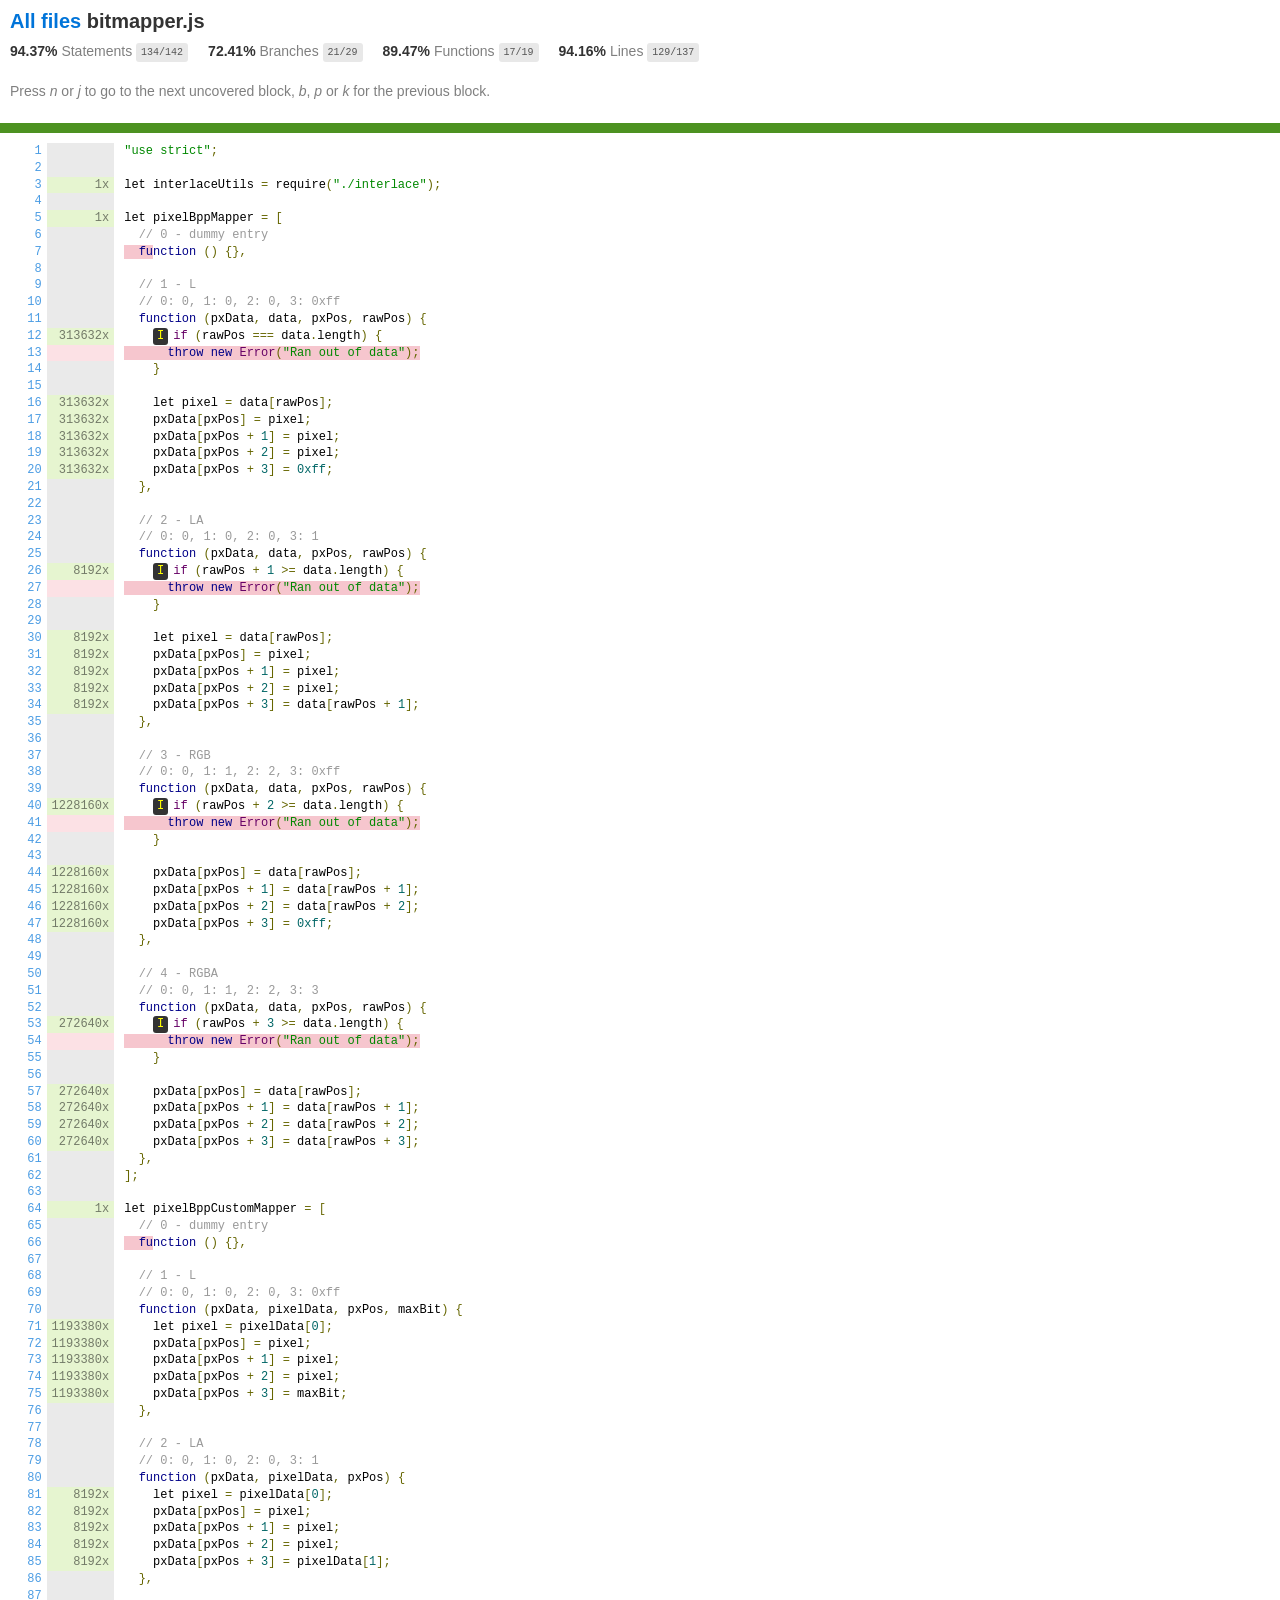
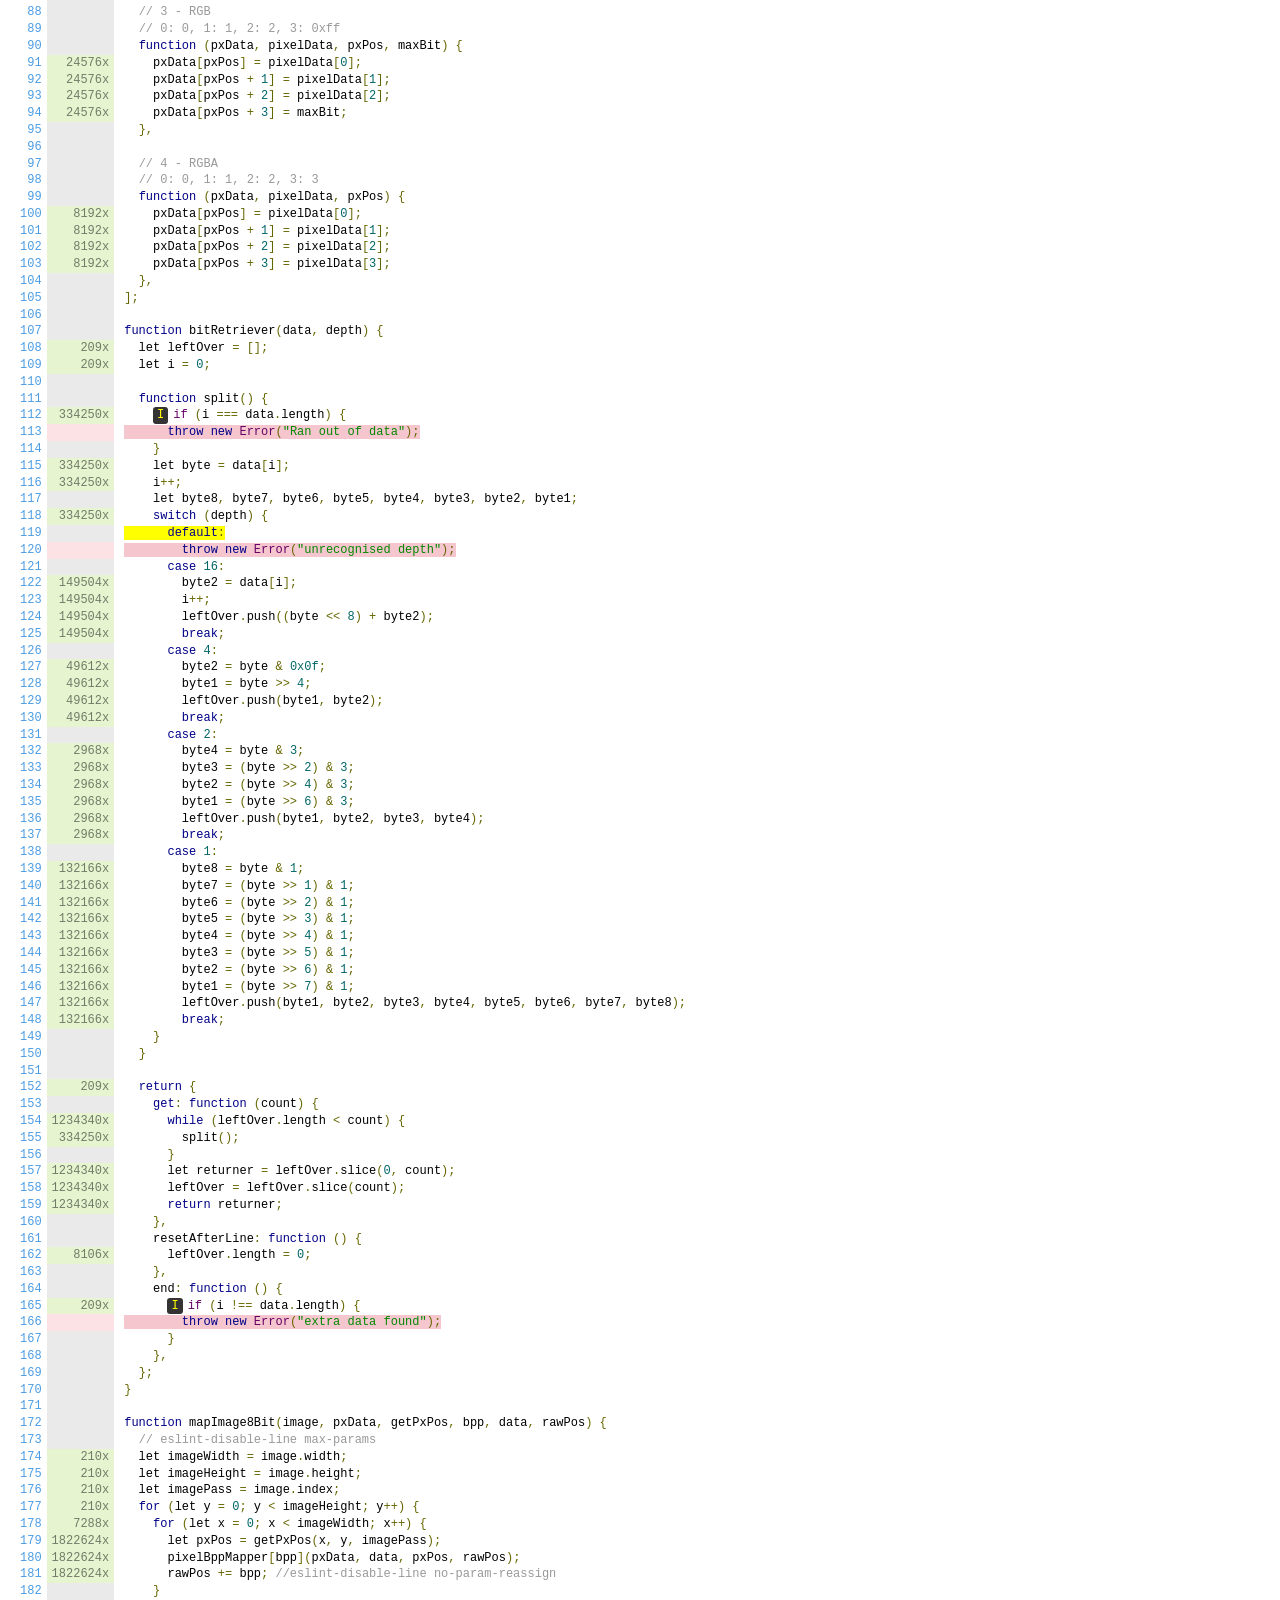
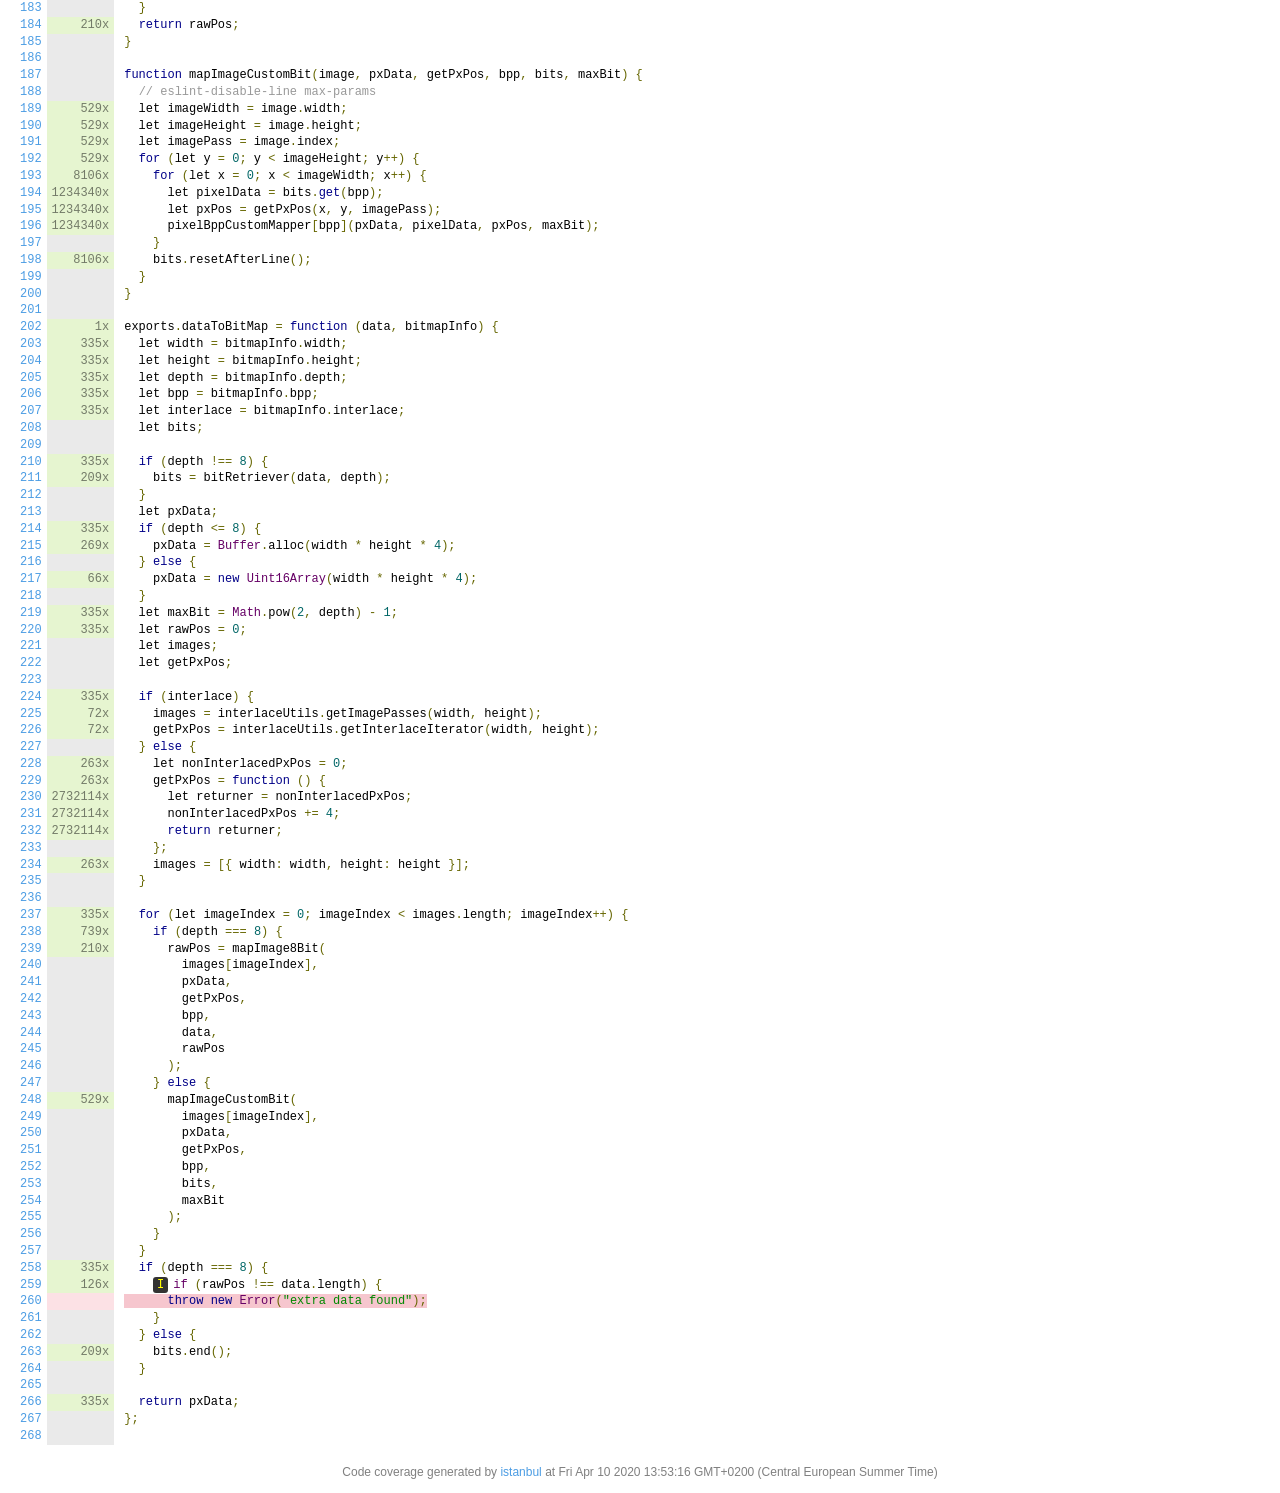
<file: node_modules/pngjs/coverage/lcov-report/bitmapper.js.html>
<!doctype html>
<html lang="en">

<head>
    <title>Code coverage report for bitmapper.js</title>
    <meta charset="utf-8" />
    <link rel="stylesheet" href="prettify.css" />
    <link rel="stylesheet" href="base.css" />
    <link rel="shortcut icon" type="image/x-icon" href="favicon.png" />
    <meta name="viewport" content="width=device-width, initial-scale=1" />
    <style type='text/css'>
        .coverage-summary .sorter {
            background-image: url(sort-arrow-sprite.png);
        }
    </style>
</head>
    
<body>
<div class='wrapper'>
    <div class='pad1'>
        <h1><a href="index.html">All files</a> bitmapper.js</h1>
        <div class='clearfix'>
            
            <div class='fl pad1y space-right2'>
                <span class="strong">94.37% </span>
                <span class="quiet">Statements</span>
                <span class='fraction'>134/142</span>
            </div>
        
            
            <div class='fl pad1y space-right2'>
                <span class="strong">72.41% </span>
                <span class="quiet">Branches</span>
                <span class='fraction'>21/29</span>
            </div>
        
            
            <div class='fl pad1y space-right2'>
                <span class="strong">89.47% </span>
                <span class="quiet">Functions</span>
                <span class='fraction'>17/19</span>
            </div>
        
            
            <div class='fl pad1y space-right2'>
                <span class="strong">94.16% </span>
                <span class="quiet">Lines</span>
                <span class='fraction'>129/137</span>
            </div>
        
            
        </div>
        <p class="quiet">
            Press <em>n</em> or <em>j</em> to go to the next uncovered block, <em>b</em>, <em>p</em> or <em>k</em> for the previous block.
        </p>
    </div>
    <div class='status-line high'></div>
    <pre><table class="coverage">
<tr><td class="line-count quiet"><a name='L1'></a><a href='#L1'>1</a>
<a name='L2'></a><a href='#L2'>2</a>
<a name='L3'></a><a href='#L3'>3</a>
<a name='L4'></a><a href='#L4'>4</a>
<a name='L5'></a><a href='#L5'>5</a>
<a name='L6'></a><a href='#L6'>6</a>
<a name='L7'></a><a href='#L7'>7</a>
<a name='L8'></a><a href='#L8'>8</a>
<a name='L9'></a><a href='#L9'>9</a>
<a name='L10'></a><a href='#L10'>10</a>
<a name='L11'></a><a href='#L11'>11</a>
<a name='L12'></a><a href='#L12'>12</a>
<a name='L13'></a><a href='#L13'>13</a>
<a name='L14'></a><a href='#L14'>14</a>
<a name='L15'></a><a href='#L15'>15</a>
<a name='L16'></a><a href='#L16'>16</a>
<a name='L17'></a><a href='#L17'>17</a>
<a name='L18'></a><a href='#L18'>18</a>
<a name='L19'></a><a href='#L19'>19</a>
<a name='L20'></a><a href='#L20'>20</a>
<a name='L21'></a><a href='#L21'>21</a>
<a name='L22'></a><a href='#L22'>22</a>
<a name='L23'></a><a href='#L23'>23</a>
<a name='L24'></a><a href='#L24'>24</a>
<a name='L25'></a><a href='#L25'>25</a>
<a name='L26'></a><a href='#L26'>26</a>
<a name='L27'></a><a href='#L27'>27</a>
<a name='L28'></a><a href='#L28'>28</a>
<a name='L29'></a><a href='#L29'>29</a>
<a name='L30'></a><a href='#L30'>30</a>
<a name='L31'></a><a href='#L31'>31</a>
<a name='L32'></a><a href='#L32'>32</a>
<a name='L33'></a><a href='#L33'>33</a>
<a name='L34'></a><a href='#L34'>34</a>
<a name='L35'></a><a href='#L35'>35</a>
<a name='L36'></a><a href='#L36'>36</a>
<a name='L37'></a><a href='#L37'>37</a>
<a name='L38'></a><a href='#L38'>38</a>
<a name='L39'></a><a href='#L39'>39</a>
<a name='L40'></a><a href='#L40'>40</a>
<a name='L41'></a><a href='#L41'>41</a>
<a name='L42'></a><a href='#L42'>42</a>
<a name='L43'></a><a href='#L43'>43</a>
<a name='L44'></a><a href='#L44'>44</a>
<a name='L45'></a><a href='#L45'>45</a>
<a name='L46'></a><a href='#L46'>46</a>
<a name='L47'></a><a href='#L47'>47</a>
<a name='L48'></a><a href='#L48'>48</a>
<a name='L49'></a><a href='#L49'>49</a>
<a name='L50'></a><a href='#L50'>50</a>
<a name='L51'></a><a href='#L51'>51</a>
<a name='L52'></a><a href='#L52'>52</a>
<a name='L53'></a><a href='#L53'>53</a>
<a name='L54'></a><a href='#L54'>54</a>
<a name='L55'></a><a href='#L55'>55</a>
<a name='L56'></a><a href='#L56'>56</a>
<a name='L57'></a><a href='#L57'>57</a>
<a name='L58'></a><a href='#L58'>58</a>
<a name='L59'></a><a href='#L59'>59</a>
<a name='L60'></a><a href='#L60'>60</a>
<a name='L61'></a><a href='#L61'>61</a>
<a name='L62'></a><a href='#L62'>62</a>
<a name='L63'></a><a href='#L63'>63</a>
<a name='L64'></a><a href='#L64'>64</a>
<a name='L65'></a><a href='#L65'>65</a>
<a name='L66'></a><a href='#L66'>66</a>
<a name='L67'></a><a href='#L67'>67</a>
<a name='L68'></a><a href='#L68'>68</a>
<a name='L69'></a><a href='#L69'>69</a>
<a name='L70'></a><a href='#L70'>70</a>
<a name='L71'></a><a href='#L71'>71</a>
<a name='L72'></a><a href='#L72'>72</a>
<a name='L73'></a><a href='#L73'>73</a>
<a name='L74'></a><a href='#L74'>74</a>
<a name='L75'></a><a href='#L75'>75</a>
<a name='L76'></a><a href='#L76'>76</a>
<a name='L77'></a><a href='#L77'>77</a>
<a name='L78'></a><a href='#L78'>78</a>
<a name='L79'></a><a href='#L79'>79</a>
<a name='L80'></a><a href='#L80'>80</a>
<a name='L81'></a><a href='#L81'>81</a>
<a name='L82'></a><a href='#L82'>82</a>
<a name='L83'></a><a href='#L83'>83</a>
<a name='L84'></a><a href='#L84'>84</a>
<a name='L85'></a><a href='#L85'>85</a>
<a name='L86'></a><a href='#L86'>86</a>
<a name='L87'></a><a href='#L87'>87</a>
<a name='L88'></a><a href='#L88'>88</a>
<a name='L89'></a><a href='#L89'>89</a>
<a name='L90'></a><a href='#L90'>90</a>
<a name='L91'></a><a href='#L91'>91</a>
<a name='L92'></a><a href='#L92'>92</a>
<a name='L93'></a><a href='#L93'>93</a>
<a name='L94'></a><a href='#L94'>94</a>
<a name='L95'></a><a href='#L95'>95</a>
<a name='L96'></a><a href='#L96'>96</a>
<a name='L97'></a><a href='#L97'>97</a>
<a name='L98'></a><a href='#L98'>98</a>
<a name='L99'></a><a href='#L99'>99</a>
<a name='L100'></a><a href='#L100'>100</a>
<a name='L101'></a><a href='#L101'>101</a>
<a name='L102'></a><a href='#L102'>102</a>
<a name='L103'></a><a href='#L103'>103</a>
<a name='L104'></a><a href='#L104'>104</a>
<a name='L105'></a><a href='#L105'>105</a>
<a name='L106'></a><a href='#L106'>106</a>
<a name='L107'></a><a href='#L107'>107</a>
<a name='L108'></a><a href='#L108'>108</a>
<a name='L109'></a><a href='#L109'>109</a>
<a name='L110'></a><a href='#L110'>110</a>
<a name='L111'></a><a href='#L111'>111</a>
<a name='L112'></a><a href='#L112'>112</a>
<a name='L113'></a><a href='#L113'>113</a>
<a name='L114'></a><a href='#L114'>114</a>
<a name='L115'></a><a href='#L115'>115</a>
<a name='L116'></a><a href='#L116'>116</a>
<a name='L117'></a><a href='#L117'>117</a>
<a name='L118'></a><a href='#L118'>118</a>
<a name='L119'></a><a href='#L119'>119</a>
<a name='L120'></a><a href='#L120'>120</a>
<a name='L121'></a><a href='#L121'>121</a>
<a name='L122'></a><a href='#L122'>122</a>
<a name='L123'></a><a href='#L123'>123</a>
<a name='L124'></a><a href='#L124'>124</a>
<a name='L125'></a><a href='#L125'>125</a>
<a name='L126'></a><a href='#L126'>126</a>
<a name='L127'></a><a href='#L127'>127</a>
<a name='L128'></a><a href='#L128'>128</a>
<a name='L129'></a><a href='#L129'>129</a>
<a name='L130'></a><a href='#L130'>130</a>
<a name='L131'></a><a href='#L131'>131</a>
<a name='L132'></a><a href='#L132'>132</a>
<a name='L133'></a><a href='#L133'>133</a>
<a name='L134'></a><a href='#L134'>134</a>
<a name='L135'></a><a href='#L135'>135</a>
<a name='L136'></a><a href='#L136'>136</a>
<a name='L137'></a><a href='#L137'>137</a>
<a name='L138'></a><a href='#L138'>138</a>
<a name='L139'></a><a href='#L139'>139</a>
<a name='L140'></a><a href='#L140'>140</a>
<a name='L141'></a><a href='#L141'>141</a>
<a name='L142'></a><a href='#L142'>142</a>
<a name='L143'></a><a href='#L143'>143</a>
<a name='L144'></a><a href='#L144'>144</a>
<a name='L145'></a><a href='#L145'>145</a>
<a name='L146'></a><a href='#L146'>146</a>
<a name='L147'></a><a href='#L147'>147</a>
<a name='L148'></a><a href='#L148'>148</a>
<a name='L149'></a><a href='#L149'>149</a>
<a name='L150'></a><a href='#L150'>150</a>
<a name='L151'></a><a href='#L151'>151</a>
<a name='L152'></a><a href='#L152'>152</a>
<a name='L153'></a><a href='#L153'>153</a>
<a name='L154'></a><a href='#L154'>154</a>
<a name='L155'></a><a href='#L155'>155</a>
<a name='L156'></a><a href='#L156'>156</a>
<a name='L157'></a><a href='#L157'>157</a>
<a name='L158'></a><a href='#L158'>158</a>
<a name='L159'></a><a href='#L159'>159</a>
<a name='L160'></a><a href='#L160'>160</a>
<a name='L161'></a><a href='#L161'>161</a>
<a name='L162'></a><a href='#L162'>162</a>
<a name='L163'></a><a href='#L163'>163</a>
<a name='L164'></a><a href='#L164'>164</a>
<a name='L165'></a><a href='#L165'>165</a>
<a name='L166'></a><a href='#L166'>166</a>
<a name='L167'></a><a href='#L167'>167</a>
<a name='L168'></a><a href='#L168'>168</a>
<a name='L169'></a><a href='#L169'>169</a>
<a name='L170'></a><a href='#L170'>170</a>
<a name='L171'></a><a href='#L171'>171</a>
<a name='L172'></a><a href='#L172'>172</a>
<a name='L173'></a><a href='#L173'>173</a>
<a name='L174'></a><a href='#L174'>174</a>
<a name='L175'></a><a href='#L175'>175</a>
<a name='L176'></a><a href='#L176'>176</a>
<a name='L177'></a><a href='#L177'>177</a>
<a name='L178'></a><a href='#L178'>178</a>
<a name='L179'></a><a href='#L179'>179</a>
<a name='L180'></a><a href='#L180'>180</a>
<a name='L181'></a><a href='#L181'>181</a>
<a name='L182'></a><a href='#L182'>182</a>
<a name='L183'></a><a href='#L183'>183</a>
<a name='L184'></a><a href='#L184'>184</a>
<a name='L185'></a><a href='#L185'>185</a>
<a name='L186'></a><a href='#L186'>186</a>
<a name='L187'></a><a href='#L187'>187</a>
<a name='L188'></a><a href='#L188'>188</a>
<a name='L189'></a><a href='#L189'>189</a>
<a name='L190'></a><a href='#L190'>190</a>
<a name='L191'></a><a href='#L191'>191</a>
<a name='L192'></a><a href='#L192'>192</a>
<a name='L193'></a><a href='#L193'>193</a>
<a name='L194'></a><a href='#L194'>194</a>
<a name='L195'></a><a href='#L195'>195</a>
<a name='L196'></a><a href='#L196'>196</a>
<a name='L197'></a><a href='#L197'>197</a>
<a name='L198'></a><a href='#L198'>198</a>
<a name='L199'></a><a href='#L199'>199</a>
<a name='L200'></a><a href='#L200'>200</a>
<a name='L201'></a><a href='#L201'>201</a>
<a name='L202'></a><a href='#L202'>202</a>
<a name='L203'></a><a href='#L203'>203</a>
<a name='L204'></a><a href='#L204'>204</a>
<a name='L205'></a><a href='#L205'>205</a>
<a name='L206'></a><a href='#L206'>206</a>
<a name='L207'></a><a href='#L207'>207</a>
<a name='L208'></a><a href='#L208'>208</a>
<a name='L209'></a><a href='#L209'>209</a>
<a name='L210'></a><a href='#L210'>210</a>
<a name='L211'></a><a href='#L211'>211</a>
<a name='L212'></a><a href='#L212'>212</a>
<a name='L213'></a><a href='#L213'>213</a>
<a name='L214'></a><a href='#L214'>214</a>
<a name='L215'></a><a href='#L215'>215</a>
<a name='L216'></a><a href='#L216'>216</a>
<a name='L217'></a><a href='#L217'>217</a>
<a name='L218'></a><a href='#L218'>218</a>
<a name='L219'></a><a href='#L219'>219</a>
<a name='L220'></a><a href='#L220'>220</a>
<a name='L221'></a><a href='#L221'>221</a>
<a name='L222'></a><a href='#L222'>222</a>
<a name='L223'></a><a href='#L223'>223</a>
<a name='L224'></a><a href='#L224'>224</a>
<a name='L225'></a><a href='#L225'>225</a>
<a name='L226'></a><a href='#L226'>226</a>
<a name='L227'></a><a href='#L227'>227</a>
<a name='L228'></a><a href='#L228'>228</a>
<a name='L229'></a><a href='#L229'>229</a>
<a name='L230'></a><a href='#L230'>230</a>
<a name='L231'></a><a href='#L231'>231</a>
<a name='L232'></a><a href='#L232'>232</a>
<a name='L233'></a><a href='#L233'>233</a>
<a name='L234'></a><a href='#L234'>234</a>
<a name='L235'></a><a href='#L235'>235</a>
<a name='L236'></a><a href='#L236'>236</a>
<a name='L237'></a><a href='#L237'>237</a>
<a name='L238'></a><a href='#L238'>238</a>
<a name='L239'></a><a href='#L239'>239</a>
<a name='L240'></a><a href='#L240'>240</a>
<a name='L241'></a><a href='#L241'>241</a>
<a name='L242'></a><a href='#L242'>242</a>
<a name='L243'></a><a href='#L243'>243</a>
<a name='L244'></a><a href='#L244'>244</a>
<a name='L245'></a><a href='#L245'>245</a>
<a name='L246'></a><a href='#L246'>246</a>
<a name='L247'></a><a href='#L247'>247</a>
<a name='L248'></a><a href='#L248'>248</a>
<a name='L249'></a><a href='#L249'>249</a>
<a name='L250'></a><a href='#L250'>250</a>
<a name='L251'></a><a href='#L251'>251</a>
<a name='L252'></a><a href='#L252'>252</a>
<a name='L253'></a><a href='#L253'>253</a>
<a name='L254'></a><a href='#L254'>254</a>
<a name='L255'></a><a href='#L255'>255</a>
<a name='L256'></a><a href='#L256'>256</a>
<a name='L257'></a><a href='#L257'>257</a>
<a name='L258'></a><a href='#L258'>258</a>
<a name='L259'></a><a href='#L259'>259</a>
<a name='L260'></a><a href='#L260'>260</a>
<a name='L261'></a><a href='#L261'>261</a>
<a name='L262'></a><a href='#L262'>262</a>
<a name='L263'></a><a href='#L263'>263</a>
<a name='L264'></a><a href='#L264'>264</a>
<a name='L265'></a><a href='#L265'>265</a>
<a name='L266'></a><a href='#L266'>266</a>
<a name='L267'></a><a href='#L267'>267</a>
<a name='L268'></a><a href='#L268'>268</a></td><td class="line-coverage quiet"><span class="cline-any cline-neutral">&nbsp;</span>
<span class="cline-any cline-neutral">&nbsp;</span>
<span class="cline-any cline-yes">1x</span>
<span class="cline-any cline-neutral">&nbsp;</span>
<span class="cline-any cline-yes">1x</span>
<span class="cline-any cline-neutral">&nbsp;</span>
<span class="cline-any cline-neutral">&nbsp;</span>
<span class="cline-any cline-neutral">&nbsp;</span>
<span class="cline-any cline-neutral">&nbsp;</span>
<span class="cline-any cline-neutral">&nbsp;</span>
<span class="cline-any cline-neutral">&nbsp;</span>
<span class="cline-any cline-yes">313632x</span>
<span class="cline-any cline-no">&nbsp;</span>
<span class="cline-any cline-neutral">&nbsp;</span>
<span class="cline-any cline-neutral">&nbsp;</span>
<span class="cline-any cline-yes">313632x</span>
<span class="cline-any cline-yes">313632x</span>
<span class="cline-any cline-yes">313632x</span>
<span class="cline-any cline-yes">313632x</span>
<span class="cline-any cline-yes">313632x</span>
<span class="cline-any cline-neutral">&nbsp;</span>
<span class="cline-any cline-neutral">&nbsp;</span>
<span class="cline-any cline-neutral">&nbsp;</span>
<span class="cline-any cline-neutral">&nbsp;</span>
<span class="cline-any cline-neutral">&nbsp;</span>
<span class="cline-any cline-yes">8192x</span>
<span class="cline-any cline-no">&nbsp;</span>
<span class="cline-any cline-neutral">&nbsp;</span>
<span class="cline-any cline-neutral">&nbsp;</span>
<span class="cline-any cline-yes">8192x</span>
<span class="cline-any cline-yes">8192x</span>
<span class="cline-any cline-yes">8192x</span>
<span class="cline-any cline-yes">8192x</span>
<span class="cline-any cline-yes">8192x</span>
<span class="cline-any cline-neutral">&nbsp;</span>
<span class="cline-any cline-neutral">&nbsp;</span>
<span class="cline-any cline-neutral">&nbsp;</span>
<span class="cline-any cline-neutral">&nbsp;</span>
<span class="cline-any cline-neutral">&nbsp;</span>
<span class="cline-any cline-yes">1228160x</span>
<span class="cline-any cline-no">&nbsp;</span>
<span class="cline-any cline-neutral">&nbsp;</span>
<span class="cline-any cline-neutral">&nbsp;</span>
<span class="cline-any cline-yes">1228160x</span>
<span class="cline-any cline-yes">1228160x</span>
<span class="cline-any cline-yes">1228160x</span>
<span class="cline-any cline-yes">1228160x</span>
<span class="cline-any cline-neutral">&nbsp;</span>
<span class="cline-any cline-neutral">&nbsp;</span>
<span class="cline-any cline-neutral">&nbsp;</span>
<span class="cline-any cline-neutral">&nbsp;</span>
<span class="cline-any cline-neutral">&nbsp;</span>
<span class="cline-any cline-yes">272640x</span>
<span class="cline-any cline-no">&nbsp;</span>
<span class="cline-any cline-neutral">&nbsp;</span>
<span class="cline-any cline-neutral">&nbsp;</span>
<span class="cline-any cline-yes">272640x</span>
<span class="cline-any cline-yes">272640x</span>
<span class="cline-any cline-yes">272640x</span>
<span class="cline-any cline-yes">272640x</span>
<span class="cline-any cline-neutral">&nbsp;</span>
<span class="cline-any cline-neutral">&nbsp;</span>
<span class="cline-any cline-neutral">&nbsp;</span>
<span class="cline-any cline-yes">1x</span>
<span class="cline-any cline-neutral">&nbsp;</span>
<span class="cline-any cline-neutral">&nbsp;</span>
<span class="cline-any cline-neutral">&nbsp;</span>
<span class="cline-any cline-neutral">&nbsp;</span>
<span class="cline-any cline-neutral">&nbsp;</span>
<span class="cline-any cline-neutral">&nbsp;</span>
<span class="cline-any cline-yes">1193380x</span>
<span class="cline-any cline-yes">1193380x</span>
<span class="cline-any cline-yes">1193380x</span>
<span class="cline-any cline-yes">1193380x</span>
<span class="cline-any cline-yes">1193380x</span>
<span class="cline-any cline-neutral">&nbsp;</span>
<span class="cline-any cline-neutral">&nbsp;</span>
<span class="cline-any cline-neutral">&nbsp;</span>
<span class="cline-any cline-neutral">&nbsp;</span>
<span class="cline-any cline-neutral">&nbsp;</span>
<span class="cline-any cline-yes">8192x</span>
<span class="cline-any cline-yes">8192x</span>
<span class="cline-any cline-yes">8192x</span>
<span class="cline-any cline-yes">8192x</span>
<span class="cline-any cline-yes">8192x</span>
<span class="cline-any cline-neutral">&nbsp;</span>
<span class="cline-any cline-neutral">&nbsp;</span>
<span class="cline-any cline-neutral">&nbsp;</span>
<span class="cline-any cline-neutral">&nbsp;</span>
<span class="cline-any cline-neutral">&nbsp;</span>
<span class="cline-any cline-yes">24576x</span>
<span class="cline-any cline-yes">24576x</span>
<span class="cline-any cline-yes">24576x</span>
<span class="cline-any cline-yes">24576x</span>
<span class="cline-any cline-neutral">&nbsp;</span>
<span class="cline-any cline-neutral">&nbsp;</span>
<span class="cline-any cline-neutral">&nbsp;</span>
<span class="cline-any cline-neutral">&nbsp;</span>
<span class="cline-any cline-neutral">&nbsp;</span>
<span class="cline-any cline-yes">8192x</span>
<span class="cline-any cline-yes">8192x</span>
<span class="cline-any cline-yes">8192x</span>
<span class="cline-any cline-yes">8192x</span>
<span class="cline-any cline-neutral">&nbsp;</span>
<span class="cline-any cline-neutral">&nbsp;</span>
<span class="cline-any cline-neutral">&nbsp;</span>
<span class="cline-any cline-neutral">&nbsp;</span>
<span class="cline-any cline-yes">209x</span>
<span class="cline-any cline-yes">209x</span>
<span class="cline-any cline-neutral">&nbsp;</span>
<span class="cline-any cline-neutral">&nbsp;</span>
<span class="cline-any cline-yes">334250x</span>
<span class="cline-any cline-no">&nbsp;</span>
<span class="cline-any cline-neutral">&nbsp;</span>
<span class="cline-any cline-yes">334250x</span>
<span class="cline-any cline-yes">334250x</span>
<span class="cline-any cline-neutral">&nbsp;</span>
<span class="cline-any cline-yes">334250x</span>
<span class="cline-any cline-neutral">&nbsp;</span>
<span class="cline-any cline-no">&nbsp;</span>
<span class="cline-any cline-neutral">&nbsp;</span>
<span class="cline-any cline-yes">149504x</span>
<span class="cline-any cline-yes">149504x</span>
<span class="cline-any cline-yes">149504x</span>
<span class="cline-any cline-yes">149504x</span>
<span class="cline-any cline-neutral">&nbsp;</span>
<span class="cline-any cline-yes">49612x</span>
<span class="cline-any cline-yes">49612x</span>
<span class="cline-any cline-yes">49612x</span>
<span class="cline-any cline-yes">49612x</span>
<span class="cline-any cline-neutral">&nbsp;</span>
<span class="cline-any cline-yes">2968x</span>
<span class="cline-any cline-yes">2968x</span>
<span class="cline-any cline-yes">2968x</span>
<span class="cline-any cline-yes">2968x</span>
<span class="cline-any cline-yes">2968x</span>
<span class="cline-any cline-yes">2968x</span>
<span class="cline-any cline-neutral">&nbsp;</span>
<span class="cline-any cline-yes">132166x</span>
<span class="cline-any cline-yes">132166x</span>
<span class="cline-any cline-yes">132166x</span>
<span class="cline-any cline-yes">132166x</span>
<span class="cline-any cline-yes">132166x</span>
<span class="cline-any cline-yes">132166x</span>
<span class="cline-any cline-yes">132166x</span>
<span class="cline-any cline-yes">132166x</span>
<span class="cline-any cline-yes">132166x</span>
<span class="cline-any cline-yes">132166x</span>
<span class="cline-any cline-neutral">&nbsp;</span>
<span class="cline-any cline-neutral">&nbsp;</span>
<span class="cline-any cline-neutral">&nbsp;</span>
<span class="cline-any cline-yes">209x</span>
<span class="cline-any cline-neutral">&nbsp;</span>
<span class="cline-any cline-yes">1234340x</span>
<span class="cline-any cline-yes">334250x</span>
<span class="cline-any cline-neutral">&nbsp;</span>
<span class="cline-any cline-yes">1234340x</span>
<span class="cline-any cline-yes">1234340x</span>
<span class="cline-any cline-yes">1234340x</span>
<span class="cline-any cline-neutral">&nbsp;</span>
<span class="cline-any cline-neutral">&nbsp;</span>
<span class="cline-any cline-yes">8106x</span>
<span class="cline-any cline-neutral">&nbsp;</span>
<span class="cline-any cline-neutral">&nbsp;</span>
<span class="cline-any cline-yes">209x</span>
<span class="cline-any cline-no">&nbsp;</span>
<span class="cline-any cline-neutral">&nbsp;</span>
<span class="cline-any cline-neutral">&nbsp;</span>
<span class="cline-any cline-neutral">&nbsp;</span>
<span class="cline-any cline-neutral">&nbsp;</span>
<span class="cline-any cline-neutral">&nbsp;</span>
<span class="cline-any cline-neutral">&nbsp;</span>
<span class="cline-any cline-neutral">&nbsp;</span>
<span class="cline-any cline-yes">210x</span>
<span class="cline-any cline-yes">210x</span>
<span class="cline-any cline-yes">210x</span>
<span class="cline-any cline-yes">210x</span>
<span class="cline-any cline-yes">7288x</span>
<span class="cline-any cline-yes">1822624x</span>
<span class="cline-any cline-yes">1822624x</span>
<span class="cline-any cline-yes">1822624x</span>
<span class="cline-any cline-neutral">&nbsp;</span>
<span class="cline-any cline-neutral">&nbsp;</span>
<span class="cline-any cline-yes">210x</span>
<span class="cline-any cline-neutral">&nbsp;</span>
<span class="cline-any cline-neutral">&nbsp;</span>
<span class="cline-any cline-neutral">&nbsp;</span>
<span class="cline-any cline-neutral">&nbsp;</span>
<span class="cline-any cline-yes">529x</span>
<span class="cline-any cline-yes">529x</span>
<span class="cline-any cline-yes">529x</span>
<span class="cline-any cline-yes">529x</span>
<span class="cline-any cline-yes">8106x</span>
<span class="cline-any cline-yes">1234340x</span>
<span class="cline-any cline-yes">1234340x</span>
<span class="cline-any cline-yes">1234340x</span>
<span class="cline-any cline-neutral">&nbsp;</span>
<span class="cline-any cline-yes">8106x</span>
<span class="cline-any cline-neutral">&nbsp;</span>
<span class="cline-any cline-neutral">&nbsp;</span>
<span class="cline-any cline-neutral">&nbsp;</span>
<span class="cline-any cline-yes">1x</span>
<span class="cline-any cline-yes">335x</span>
<span class="cline-any cline-yes">335x</span>
<span class="cline-any cline-yes">335x</span>
<span class="cline-any cline-yes">335x</span>
<span class="cline-any cline-yes">335x</span>
<span class="cline-any cline-neutral">&nbsp;</span>
<span class="cline-any cline-neutral">&nbsp;</span>
<span class="cline-any cline-yes">335x</span>
<span class="cline-any cline-yes">209x</span>
<span class="cline-any cline-neutral">&nbsp;</span>
<span class="cline-any cline-neutral">&nbsp;</span>
<span class="cline-any cline-yes">335x</span>
<span class="cline-any cline-yes">269x</span>
<span class="cline-any cline-neutral">&nbsp;</span>
<span class="cline-any cline-yes">66x</span>
<span class="cline-any cline-neutral">&nbsp;</span>
<span class="cline-any cline-yes">335x</span>
<span class="cline-any cline-yes">335x</span>
<span class="cline-any cline-neutral">&nbsp;</span>
<span class="cline-any cline-neutral">&nbsp;</span>
<span class="cline-any cline-neutral">&nbsp;</span>
<span class="cline-any cline-yes">335x</span>
<span class="cline-any cline-yes">72x</span>
<span class="cline-any cline-yes">72x</span>
<span class="cline-any cline-neutral">&nbsp;</span>
<span class="cline-any cline-yes">263x</span>
<span class="cline-any cline-yes">263x</span>
<span class="cline-any cline-yes">2732114x</span>
<span class="cline-any cline-yes">2732114x</span>
<span class="cline-any cline-yes">2732114x</span>
<span class="cline-any cline-neutral">&nbsp;</span>
<span class="cline-any cline-yes">263x</span>
<span class="cline-any cline-neutral">&nbsp;</span>
<span class="cline-any cline-neutral">&nbsp;</span>
<span class="cline-any cline-yes">335x</span>
<span class="cline-any cline-yes">739x</span>
<span class="cline-any cline-yes">210x</span>
<span class="cline-any cline-neutral">&nbsp;</span>
<span class="cline-any cline-neutral">&nbsp;</span>
<span class="cline-any cline-neutral">&nbsp;</span>
<span class="cline-any cline-neutral">&nbsp;</span>
<span class="cline-any cline-neutral">&nbsp;</span>
<span class="cline-any cline-neutral">&nbsp;</span>
<span class="cline-any cline-neutral">&nbsp;</span>
<span class="cline-any cline-neutral">&nbsp;</span>
<span class="cline-any cline-yes">529x</span>
<span class="cline-any cline-neutral">&nbsp;</span>
<span class="cline-any cline-neutral">&nbsp;</span>
<span class="cline-any cline-neutral">&nbsp;</span>
<span class="cline-any cline-neutral">&nbsp;</span>
<span class="cline-any cline-neutral">&nbsp;</span>
<span class="cline-any cline-neutral">&nbsp;</span>
<span class="cline-any cline-neutral">&nbsp;</span>
<span class="cline-any cline-neutral">&nbsp;</span>
<span class="cline-any cline-neutral">&nbsp;</span>
<span class="cline-any cline-yes">335x</span>
<span class="cline-any cline-yes">126x</span>
<span class="cline-any cline-no">&nbsp;</span>
<span class="cline-any cline-neutral">&nbsp;</span>
<span class="cline-any cline-neutral">&nbsp;</span>
<span class="cline-any cline-yes">209x</span>
<span class="cline-any cline-neutral">&nbsp;</span>
<span class="cline-any cline-neutral">&nbsp;</span>
<span class="cline-any cline-yes">335x</span>
<span class="cline-any cline-neutral">&nbsp;</span>
<span class="cline-any cline-neutral">&nbsp;</span></td><td class="text"><pre class="prettyprint lang-js">"use strict";
&nbsp;
let interlaceUtils = require("./interlace");
&nbsp;
let pixelBppMapper = [
  // 0 - dummy entry
<span class="fstat-no" title="function not covered" >  fu</span>nction () {},
&nbsp;
  // 1 - L
  // 0: 0, 1: 0, 2: 0, 3: 0xff
  function (pxData, data, pxPos, rawPos) {
    <span class="missing-if-branch" title="if path not taken" >I</span>if (rawPos === data.length) {
<span class="cstat-no" title="statement not covered" >      throw new Error("Ran out of data");</span>
    }
&nbsp;
    let pixel = data[rawPos];
    pxData[pxPos] = pixel;
    pxData[pxPos + 1] = pixel;
    pxData[pxPos + 2] = pixel;
    pxData[pxPos + 3] = 0xff;
  },
&nbsp;
  // 2 - LA
  // 0: 0, 1: 0, 2: 0, 3: 1
  function (pxData, data, pxPos, rawPos) {
    <span class="missing-if-branch" title="if path not taken" >I</span>if (rawPos + 1 &gt;= data.length) {
<span class="cstat-no" title="statement not covered" >      throw new Error("Ran out of data");</span>
    }
&nbsp;
    let pixel = data[rawPos];
    pxData[pxPos] = pixel;
    pxData[pxPos + 1] = pixel;
    pxData[pxPos + 2] = pixel;
    pxData[pxPos + 3] = data[rawPos + 1];
  },
&nbsp;
  // 3 - RGB
  // 0: 0, 1: 1, 2: 2, 3: 0xff
  function (pxData, data, pxPos, rawPos) {
    <span class="missing-if-branch" title="if path not taken" >I</span>if (rawPos + 2 &gt;= data.length) {
<span class="cstat-no" title="statement not covered" >      throw new Error("Ran out of data");</span>
    }
&nbsp;
    pxData[pxPos] = data[rawPos];
    pxData[pxPos + 1] = data[rawPos + 1];
    pxData[pxPos + 2] = data[rawPos + 2];
    pxData[pxPos + 3] = 0xff;
  },
&nbsp;
  // 4 - RGBA
  // 0: 0, 1: 1, 2: 2, 3: 3
  function (pxData, data, pxPos, rawPos) {
    <span class="missing-if-branch" title="if path not taken" >I</span>if (rawPos + 3 &gt;= data.length) {
<span class="cstat-no" title="statement not covered" >      throw new Error("Ran out of data");</span>
    }
&nbsp;
    pxData[pxPos] = data[rawPos];
    pxData[pxPos + 1] = data[rawPos + 1];
    pxData[pxPos + 2] = data[rawPos + 2];
    pxData[pxPos + 3] = data[rawPos + 3];
  },
];
&nbsp;
let pixelBppCustomMapper = [
  // 0 - dummy entry
<span class="fstat-no" title="function not covered" >  fu</span>nction () {},
&nbsp;
  // 1 - L
  // 0: 0, 1: 0, 2: 0, 3: 0xff
  function (pxData, pixelData, pxPos, maxBit) {
    let pixel = pixelData[0];
    pxData[pxPos] = pixel;
    pxData[pxPos + 1] = pixel;
    pxData[pxPos + 2] = pixel;
    pxData[pxPos + 3] = maxBit;
  },
&nbsp;
  // 2 - LA
  // 0: 0, 1: 0, 2: 0, 3: 1
  function (pxData, pixelData, pxPos) {
    let pixel = pixelData[0];
    pxData[pxPos] = pixel;
    pxData[pxPos + 1] = pixel;
    pxData[pxPos + 2] = pixel;
    pxData[pxPos + 3] = pixelData[1];
  },
&nbsp;
  // 3 - RGB
  // 0: 0, 1: 1, 2: 2, 3: 0xff
  function (pxData, pixelData, pxPos, maxBit) {
    pxData[pxPos] = pixelData[0];
    pxData[pxPos + 1] = pixelData[1];
    pxData[pxPos + 2] = pixelData[2];
    pxData[pxPos + 3] = maxBit;
  },
&nbsp;
  // 4 - RGBA
  // 0: 0, 1: 1, 2: 2, 3: 3
  function (pxData, pixelData, pxPos) {
    pxData[pxPos] = pixelData[0];
    pxData[pxPos + 1] = pixelData[1];
    pxData[pxPos + 2] = pixelData[2];
    pxData[pxPos + 3] = pixelData[3];
  },
];
&nbsp;
function bitRetriever(data, depth) {
  let leftOver = [];
  let i = 0;
&nbsp;
  function split() {
    <span class="missing-if-branch" title="if path not taken" >I</span>if (i === data.length) {
<span class="cstat-no" title="statement not covered" >      throw new Error("Ran out of data");</span>
    }
    let byte = data[i];
    i++;
    let byte8, byte7, byte6, byte5, byte4, byte3, byte2, byte1;
    switch (depth) {
<span class="branch-0 cbranch-no" title="branch not covered" >      default:</span>
<span class="cstat-no" title="statement not covered" >        throw new Error("unrecognised depth");</span>
      case 16:
        byte2 = data[i];
        i++;
        leftOver.push((byte &lt;&lt; 8) + byte2);
        break;
      case 4:
        byte2 = byte &amp; 0x0f;
        byte1 = byte &gt;&gt; 4;
        leftOver.push(byte1, byte2);
        break;
      case 2:
        byte4 = byte &amp; 3;
        byte3 = (byte &gt;&gt; 2) &amp; 3;
        byte2 = (byte &gt;&gt; 4) &amp; 3;
        byte1 = (byte &gt;&gt; 6) &amp; 3;
        leftOver.push(byte1, byte2, byte3, byte4);
        break;
      case 1:
        byte8 = byte &amp; 1;
        byte7 = (byte &gt;&gt; 1) &amp; 1;
        byte6 = (byte &gt;&gt; 2) &amp; 1;
        byte5 = (byte &gt;&gt; 3) &amp; 1;
        byte4 = (byte &gt;&gt; 4) &amp; 1;
        byte3 = (byte &gt;&gt; 5) &amp; 1;
        byte2 = (byte &gt;&gt; 6) &amp; 1;
        byte1 = (byte &gt;&gt; 7) &amp; 1;
        leftOver.push(byte1, byte2, byte3, byte4, byte5, byte6, byte7, byte8);
        break;
    }
  }
&nbsp;
  return {
    get: function (count) {
      while (leftOver.length &lt; count) {
        split();
      }
      let returner = leftOver.slice(0, count);
      leftOver = leftOver.slice(count);
      return returner;
    },
    resetAfterLine: function () {
      leftOver.length = 0;
    },
    end: function () {
      <span class="missing-if-branch" title="if path not taken" >I</span>if (i !== data.length) {
<span class="cstat-no" title="statement not covered" >        throw new Error("extra data found");</span>
      }
    },
  };
}
&nbsp;
function mapImage8Bit(image, pxData, getPxPos, bpp, data, rawPos) {
  // eslint-disable-line max-params
  let imageWidth = image.width;
  let imageHeight = image.height;
  let imagePass = image.index;
  for (let y = 0; y &lt; imageHeight; y++) {
    for (let x = 0; x &lt; imageWidth; x++) {
      let pxPos = getPxPos(x, y, imagePass);
      pixelBppMapper[bpp](pxData, data, pxPos, rawPos);
      rawPos += bpp; //eslint-disable-line no-param-reassign
    }
  }
  return rawPos;
}
&nbsp;
function mapImageCustomBit(image, pxData, getPxPos, bpp, bits, maxBit) {
  // eslint-disable-line max-params
  let imageWidth = image.width;
  let imageHeight = image.height;
  let imagePass = image.index;
  for (let y = 0; y &lt; imageHeight; y++) {
    for (let x = 0; x &lt; imageWidth; x++) {
      let pixelData = bits.get(bpp);
      let pxPos = getPxPos(x, y, imagePass);
      pixelBppCustomMapper[bpp](pxData, pixelData, pxPos, maxBit);
    }
    bits.resetAfterLine();
  }
}
&nbsp;
exports.dataToBitMap = function (data, bitmapInfo) {
  let width = bitmapInfo.width;
  let height = bitmapInfo.height;
  let depth = bitmapInfo.depth;
  let bpp = bitmapInfo.bpp;
  let interlace = bitmapInfo.interlace;
  let bits;
&nbsp;
  if (depth !== 8) {
    bits = bitRetriever(data, depth);
  }
  let pxData;
  if (depth &lt;= 8) {
    pxData = Buffer.alloc(width * height * 4);
  } else {
    pxData = new Uint16Array(width * height * 4);
  }
  let maxBit = Math.pow(2, depth) - 1;
  let rawPos = 0;
  let images;
  let getPxPos;
&nbsp;
  if (interlace) {
    images = interlaceUtils.getImagePasses(width, height);
    getPxPos = interlaceUtils.getInterlaceIterator(width, height);
  } else {
    let nonInterlacedPxPos = 0;
    getPxPos = function () {
      let returner = nonInterlacedPxPos;
      nonInterlacedPxPos += 4;
      return returner;
    };
    images = [{ width: width, height: height }];
  }
&nbsp;
  for (let imageIndex = 0; imageIndex &lt; images.length; imageIndex++) {
    if (depth === 8) {
      rawPos = mapImage8Bit(
        images[imageIndex],
        pxData,
        getPxPos,
        bpp,
        data,
        rawPos
      );
    } else {
      mapImageCustomBit(
        images[imageIndex],
        pxData,
        getPxPos,
        bpp,
        bits,
        maxBit
      );
    }
  }
  if (depth === 8) {
    <span class="missing-if-branch" title="if path not taken" >I</span>if (rawPos !== data.length) {
<span class="cstat-no" title="statement not covered" >      throw new Error("extra data found");</span>
    }
  } else {
    bits.end();
  }
&nbsp;
  return pxData;
};
&nbsp;</pre></td></tr></table></pre>

                <div class='push'></div><!-- for sticky footer -->
            </div><!-- /wrapper -->
            <div class='footer quiet pad2 space-top1 center small'>
                Code coverage generated by
                <a href="https://istanbul.js.org/" target="_blank">istanbul</a>
                at Fri Apr 10 2020 13:53:16 GMT+0200 (Central European Summer Time)
            </div>
        </div>
        <script src="prettify.js"></script>
        <script>
            window.onload = function () {
                prettyPrint();
            };
        </script>
        <script src="sorter.js"></script>
        <script src="block-navigation.js"></script>
    </body>
</html>
</file>
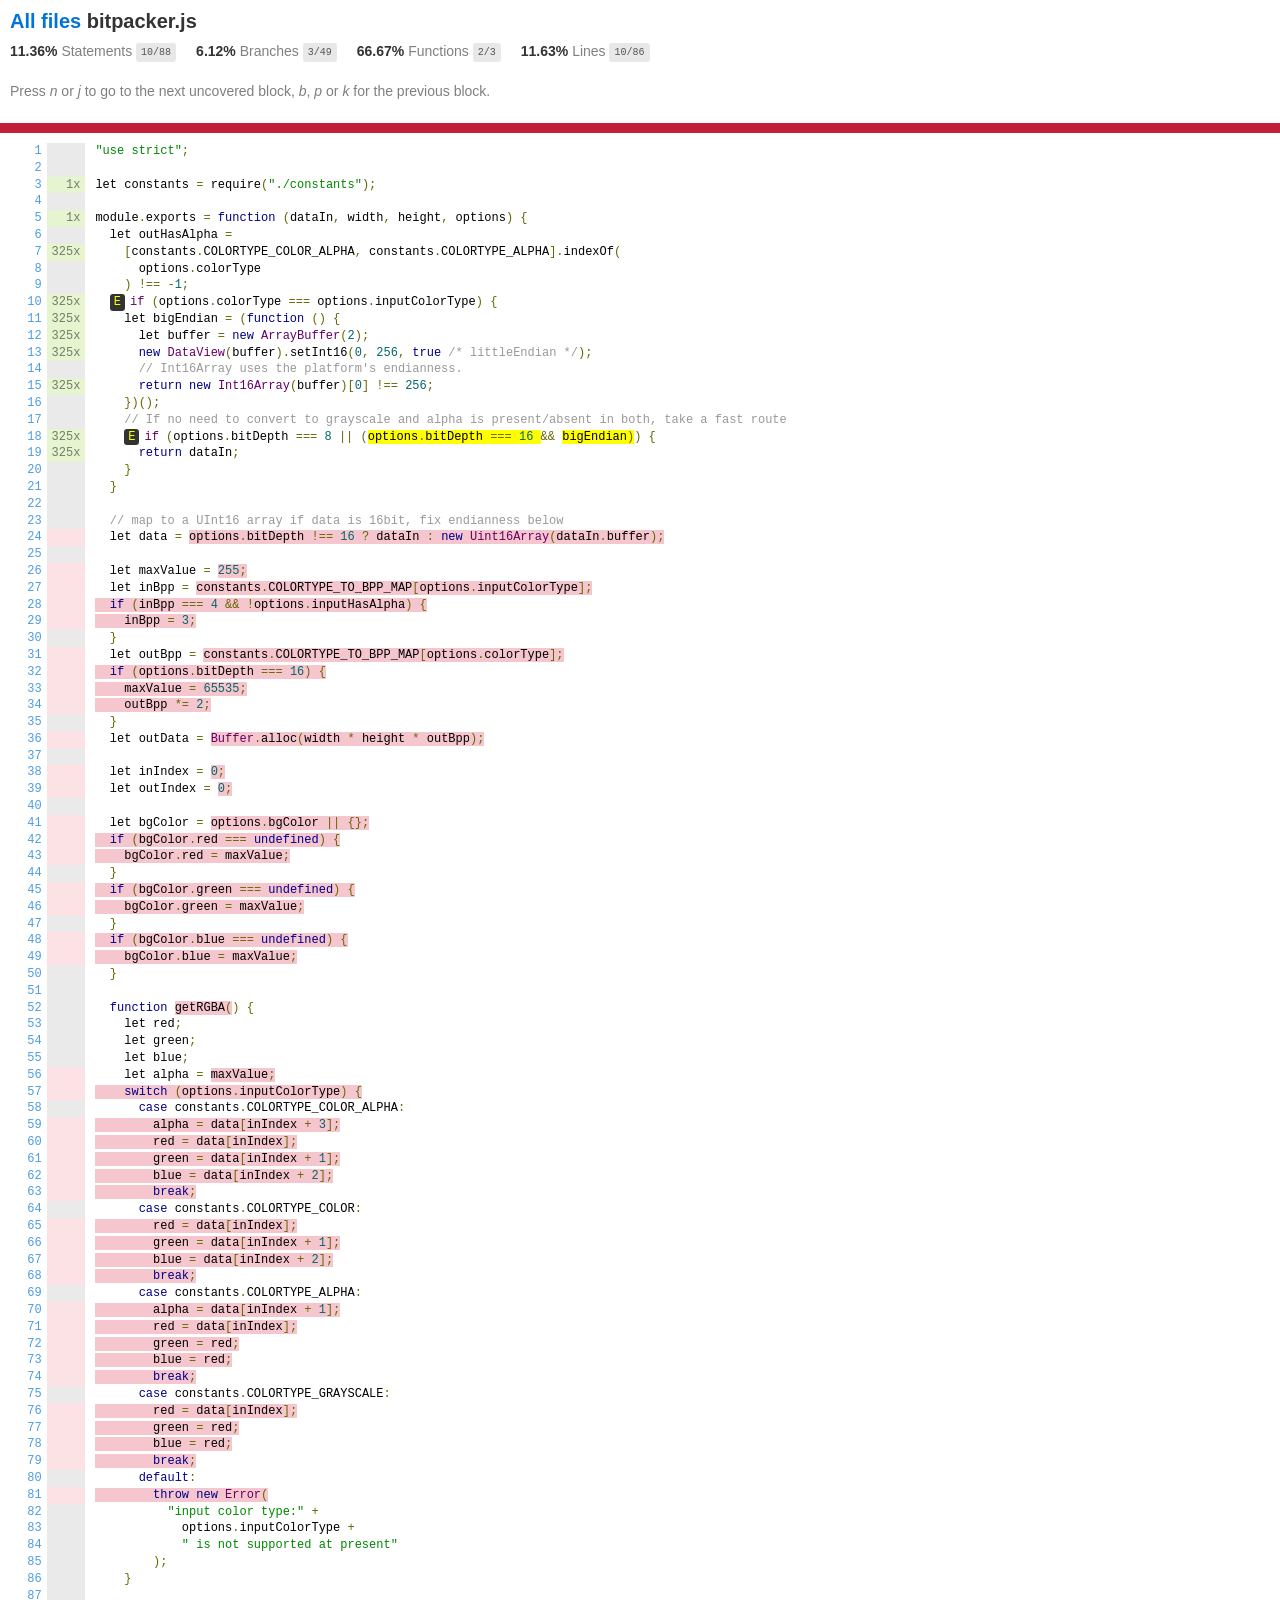
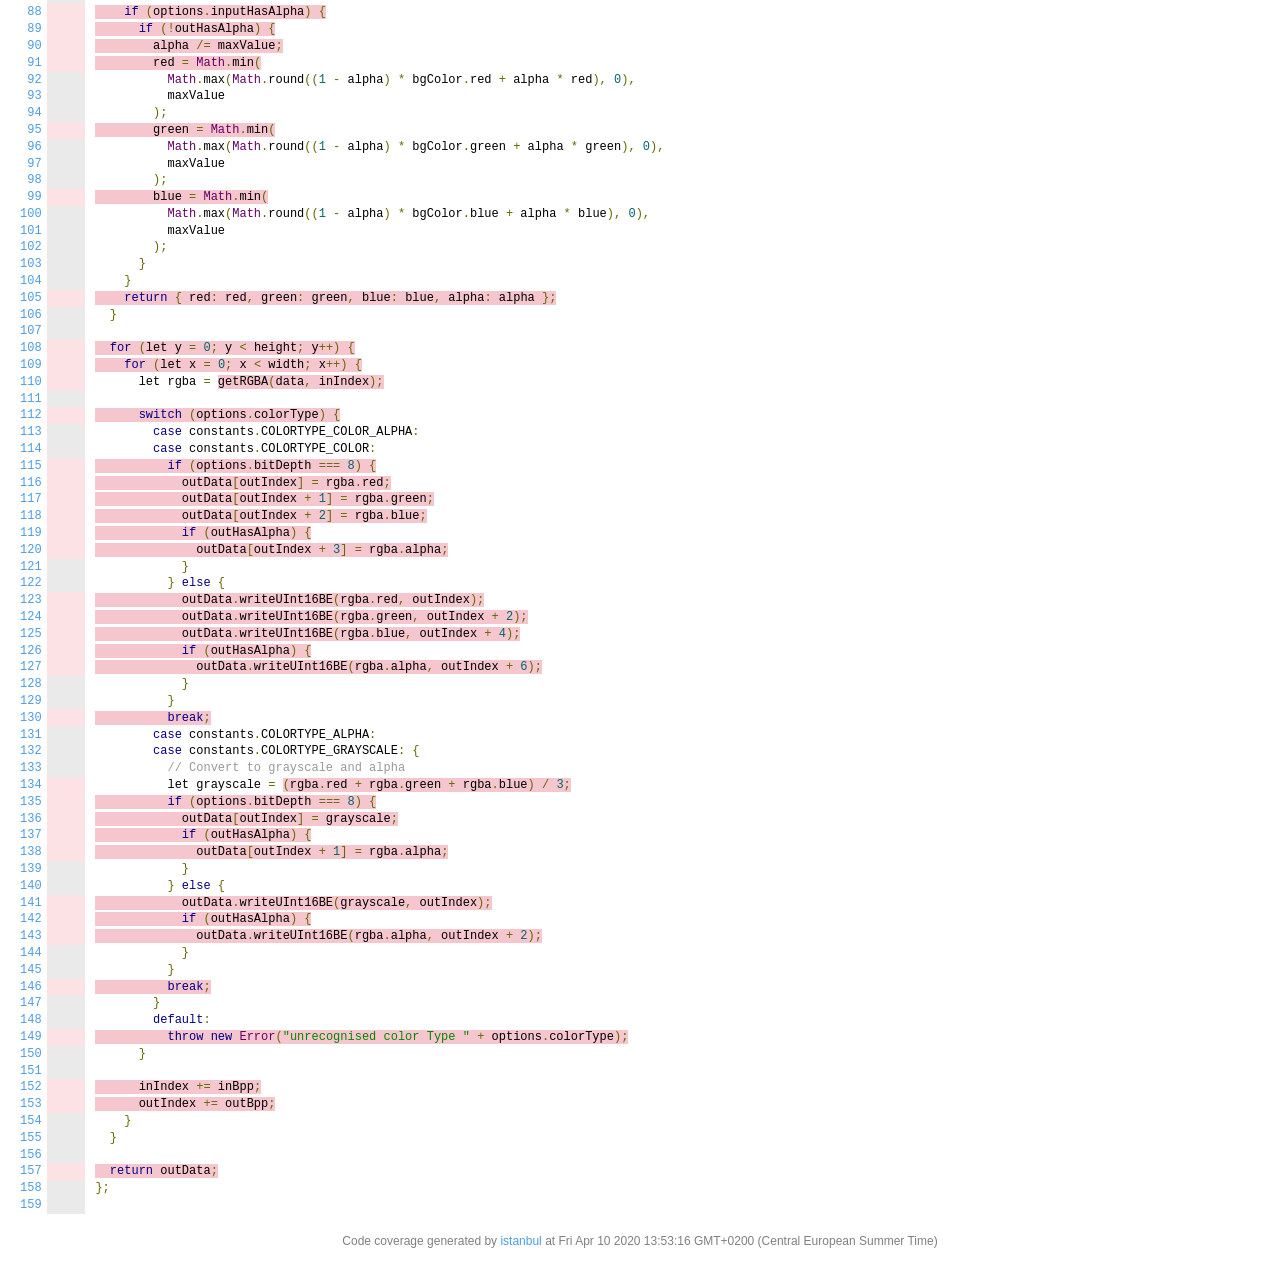
<file: node_modules/pngjs/coverage/lcov-report/bitpacker.js.html>
<!doctype html>
<html lang="en">

<head>
    <title>Code coverage report for bitpacker.js</title>
    <meta charset="utf-8" />
    <link rel="stylesheet" href="prettify.css" />
    <link rel="stylesheet" href="base.css" />
    <link rel="shortcut icon" type="image/x-icon" href="favicon.png" />
    <meta name="viewport" content="width=device-width, initial-scale=1" />
    <style type='text/css'>
        .coverage-summary .sorter {
            background-image: url(sort-arrow-sprite.png);
        }
    </style>
</head>
    
<body>
<div class='wrapper'>
    <div class='pad1'>
        <h1><a href="index.html">All files</a> bitpacker.js</h1>
        <div class='clearfix'>
            
            <div class='fl pad1y space-right2'>
                <span class="strong">11.36% </span>
                <span class="quiet">Statements</span>
                <span class='fraction'>10/88</span>
            </div>
        
            
            <div class='fl pad1y space-right2'>
                <span class="strong">6.12% </span>
                <span class="quiet">Branches</span>
                <span class='fraction'>3/49</span>
            </div>
        
            
            <div class='fl pad1y space-right2'>
                <span class="strong">66.67% </span>
                <span class="quiet">Functions</span>
                <span class='fraction'>2/3</span>
            </div>
        
            
            <div class='fl pad1y space-right2'>
                <span class="strong">11.63% </span>
                <span class="quiet">Lines</span>
                <span class='fraction'>10/86</span>
            </div>
        
            
        </div>
        <p class="quiet">
            Press <em>n</em> or <em>j</em> to go to the next uncovered block, <em>b</em>, <em>p</em> or <em>k</em> for the previous block.
        </p>
    </div>
    <div class='status-line low'></div>
    <pre><table class="coverage">
<tr><td class="line-count quiet"><a name='L1'></a><a href='#L1'>1</a>
<a name='L2'></a><a href='#L2'>2</a>
<a name='L3'></a><a href='#L3'>3</a>
<a name='L4'></a><a href='#L4'>4</a>
<a name='L5'></a><a href='#L5'>5</a>
<a name='L6'></a><a href='#L6'>6</a>
<a name='L7'></a><a href='#L7'>7</a>
<a name='L8'></a><a href='#L8'>8</a>
<a name='L9'></a><a href='#L9'>9</a>
<a name='L10'></a><a href='#L10'>10</a>
<a name='L11'></a><a href='#L11'>11</a>
<a name='L12'></a><a href='#L12'>12</a>
<a name='L13'></a><a href='#L13'>13</a>
<a name='L14'></a><a href='#L14'>14</a>
<a name='L15'></a><a href='#L15'>15</a>
<a name='L16'></a><a href='#L16'>16</a>
<a name='L17'></a><a href='#L17'>17</a>
<a name='L18'></a><a href='#L18'>18</a>
<a name='L19'></a><a href='#L19'>19</a>
<a name='L20'></a><a href='#L20'>20</a>
<a name='L21'></a><a href='#L21'>21</a>
<a name='L22'></a><a href='#L22'>22</a>
<a name='L23'></a><a href='#L23'>23</a>
<a name='L24'></a><a href='#L24'>24</a>
<a name='L25'></a><a href='#L25'>25</a>
<a name='L26'></a><a href='#L26'>26</a>
<a name='L27'></a><a href='#L27'>27</a>
<a name='L28'></a><a href='#L28'>28</a>
<a name='L29'></a><a href='#L29'>29</a>
<a name='L30'></a><a href='#L30'>30</a>
<a name='L31'></a><a href='#L31'>31</a>
<a name='L32'></a><a href='#L32'>32</a>
<a name='L33'></a><a href='#L33'>33</a>
<a name='L34'></a><a href='#L34'>34</a>
<a name='L35'></a><a href='#L35'>35</a>
<a name='L36'></a><a href='#L36'>36</a>
<a name='L37'></a><a href='#L37'>37</a>
<a name='L38'></a><a href='#L38'>38</a>
<a name='L39'></a><a href='#L39'>39</a>
<a name='L40'></a><a href='#L40'>40</a>
<a name='L41'></a><a href='#L41'>41</a>
<a name='L42'></a><a href='#L42'>42</a>
<a name='L43'></a><a href='#L43'>43</a>
<a name='L44'></a><a href='#L44'>44</a>
<a name='L45'></a><a href='#L45'>45</a>
<a name='L46'></a><a href='#L46'>46</a>
<a name='L47'></a><a href='#L47'>47</a>
<a name='L48'></a><a href='#L48'>48</a>
<a name='L49'></a><a href='#L49'>49</a>
<a name='L50'></a><a href='#L50'>50</a>
<a name='L51'></a><a href='#L51'>51</a>
<a name='L52'></a><a href='#L52'>52</a>
<a name='L53'></a><a href='#L53'>53</a>
<a name='L54'></a><a href='#L54'>54</a>
<a name='L55'></a><a href='#L55'>55</a>
<a name='L56'></a><a href='#L56'>56</a>
<a name='L57'></a><a href='#L57'>57</a>
<a name='L58'></a><a href='#L58'>58</a>
<a name='L59'></a><a href='#L59'>59</a>
<a name='L60'></a><a href='#L60'>60</a>
<a name='L61'></a><a href='#L61'>61</a>
<a name='L62'></a><a href='#L62'>62</a>
<a name='L63'></a><a href='#L63'>63</a>
<a name='L64'></a><a href='#L64'>64</a>
<a name='L65'></a><a href='#L65'>65</a>
<a name='L66'></a><a href='#L66'>66</a>
<a name='L67'></a><a href='#L67'>67</a>
<a name='L68'></a><a href='#L68'>68</a>
<a name='L69'></a><a href='#L69'>69</a>
<a name='L70'></a><a href='#L70'>70</a>
<a name='L71'></a><a href='#L71'>71</a>
<a name='L72'></a><a href='#L72'>72</a>
<a name='L73'></a><a href='#L73'>73</a>
<a name='L74'></a><a href='#L74'>74</a>
<a name='L75'></a><a href='#L75'>75</a>
<a name='L76'></a><a href='#L76'>76</a>
<a name='L77'></a><a href='#L77'>77</a>
<a name='L78'></a><a href='#L78'>78</a>
<a name='L79'></a><a href='#L79'>79</a>
<a name='L80'></a><a href='#L80'>80</a>
<a name='L81'></a><a href='#L81'>81</a>
<a name='L82'></a><a href='#L82'>82</a>
<a name='L83'></a><a href='#L83'>83</a>
<a name='L84'></a><a href='#L84'>84</a>
<a name='L85'></a><a href='#L85'>85</a>
<a name='L86'></a><a href='#L86'>86</a>
<a name='L87'></a><a href='#L87'>87</a>
<a name='L88'></a><a href='#L88'>88</a>
<a name='L89'></a><a href='#L89'>89</a>
<a name='L90'></a><a href='#L90'>90</a>
<a name='L91'></a><a href='#L91'>91</a>
<a name='L92'></a><a href='#L92'>92</a>
<a name='L93'></a><a href='#L93'>93</a>
<a name='L94'></a><a href='#L94'>94</a>
<a name='L95'></a><a href='#L95'>95</a>
<a name='L96'></a><a href='#L96'>96</a>
<a name='L97'></a><a href='#L97'>97</a>
<a name='L98'></a><a href='#L98'>98</a>
<a name='L99'></a><a href='#L99'>99</a>
<a name='L100'></a><a href='#L100'>100</a>
<a name='L101'></a><a href='#L101'>101</a>
<a name='L102'></a><a href='#L102'>102</a>
<a name='L103'></a><a href='#L103'>103</a>
<a name='L104'></a><a href='#L104'>104</a>
<a name='L105'></a><a href='#L105'>105</a>
<a name='L106'></a><a href='#L106'>106</a>
<a name='L107'></a><a href='#L107'>107</a>
<a name='L108'></a><a href='#L108'>108</a>
<a name='L109'></a><a href='#L109'>109</a>
<a name='L110'></a><a href='#L110'>110</a>
<a name='L111'></a><a href='#L111'>111</a>
<a name='L112'></a><a href='#L112'>112</a>
<a name='L113'></a><a href='#L113'>113</a>
<a name='L114'></a><a href='#L114'>114</a>
<a name='L115'></a><a href='#L115'>115</a>
<a name='L116'></a><a href='#L116'>116</a>
<a name='L117'></a><a href='#L117'>117</a>
<a name='L118'></a><a href='#L118'>118</a>
<a name='L119'></a><a href='#L119'>119</a>
<a name='L120'></a><a href='#L120'>120</a>
<a name='L121'></a><a href='#L121'>121</a>
<a name='L122'></a><a href='#L122'>122</a>
<a name='L123'></a><a href='#L123'>123</a>
<a name='L124'></a><a href='#L124'>124</a>
<a name='L125'></a><a href='#L125'>125</a>
<a name='L126'></a><a href='#L126'>126</a>
<a name='L127'></a><a href='#L127'>127</a>
<a name='L128'></a><a href='#L128'>128</a>
<a name='L129'></a><a href='#L129'>129</a>
<a name='L130'></a><a href='#L130'>130</a>
<a name='L131'></a><a href='#L131'>131</a>
<a name='L132'></a><a href='#L132'>132</a>
<a name='L133'></a><a href='#L133'>133</a>
<a name='L134'></a><a href='#L134'>134</a>
<a name='L135'></a><a href='#L135'>135</a>
<a name='L136'></a><a href='#L136'>136</a>
<a name='L137'></a><a href='#L137'>137</a>
<a name='L138'></a><a href='#L138'>138</a>
<a name='L139'></a><a href='#L139'>139</a>
<a name='L140'></a><a href='#L140'>140</a>
<a name='L141'></a><a href='#L141'>141</a>
<a name='L142'></a><a href='#L142'>142</a>
<a name='L143'></a><a href='#L143'>143</a>
<a name='L144'></a><a href='#L144'>144</a>
<a name='L145'></a><a href='#L145'>145</a>
<a name='L146'></a><a href='#L146'>146</a>
<a name='L147'></a><a href='#L147'>147</a>
<a name='L148'></a><a href='#L148'>148</a>
<a name='L149'></a><a href='#L149'>149</a>
<a name='L150'></a><a href='#L150'>150</a>
<a name='L151'></a><a href='#L151'>151</a>
<a name='L152'></a><a href='#L152'>152</a>
<a name='L153'></a><a href='#L153'>153</a>
<a name='L154'></a><a href='#L154'>154</a>
<a name='L155'></a><a href='#L155'>155</a>
<a name='L156'></a><a href='#L156'>156</a>
<a name='L157'></a><a href='#L157'>157</a>
<a name='L158'></a><a href='#L158'>158</a>
<a name='L159'></a><a href='#L159'>159</a></td><td class="line-coverage quiet"><span class="cline-any cline-neutral">&nbsp;</span>
<span class="cline-any cline-neutral">&nbsp;</span>
<span class="cline-any cline-yes">1x</span>
<span class="cline-any cline-neutral">&nbsp;</span>
<span class="cline-any cline-yes">1x</span>
<span class="cline-any cline-neutral">&nbsp;</span>
<span class="cline-any cline-yes">325x</span>
<span class="cline-any cline-neutral">&nbsp;</span>
<span class="cline-any cline-neutral">&nbsp;</span>
<span class="cline-any cline-yes">325x</span>
<span class="cline-any cline-yes">325x</span>
<span class="cline-any cline-yes">325x</span>
<span class="cline-any cline-yes">325x</span>
<span class="cline-any cline-neutral">&nbsp;</span>
<span class="cline-any cline-yes">325x</span>
<span class="cline-any cline-neutral">&nbsp;</span>
<span class="cline-any cline-neutral">&nbsp;</span>
<span class="cline-any cline-yes">325x</span>
<span class="cline-any cline-yes">325x</span>
<span class="cline-any cline-neutral">&nbsp;</span>
<span class="cline-any cline-neutral">&nbsp;</span>
<span class="cline-any cline-neutral">&nbsp;</span>
<span class="cline-any cline-neutral">&nbsp;</span>
<span class="cline-any cline-no">&nbsp;</span>
<span class="cline-any cline-neutral">&nbsp;</span>
<span class="cline-any cline-no">&nbsp;</span>
<span class="cline-any cline-no">&nbsp;</span>
<span class="cline-any cline-no">&nbsp;</span>
<span class="cline-any cline-no">&nbsp;</span>
<span class="cline-any cline-neutral">&nbsp;</span>
<span class="cline-any cline-no">&nbsp;</span>
<span class="cline-any cline-no">&nbsp;</span>
<span class="cline-any cline-no">&nbsp;</span>
<span class="cline-any cline-no">&nbsp;</span>
<span class="cline-any cline-neutral">&nbsp;</span>
<span class="cline-any cline-no">&nbsp;</span>
<span class="cline-any cline-neutral">&nbsp;</span>
<span class="cline-any cline-no">&nbsp;</span>
<span class="cline-any cline-no">&nbsp;</span>
<span class="cline-any cline-neutral">&nbsp;</span>
<span class="cline-any cline-no">&nbsp;</span>
<span class="cline-any cline-no">&nbsp;</span>
<span class="cline-any cline-no">&nbsp;</span>
<span class="cline-any cline-neutral">&nbsp;</span>
<span class="cline-any cline-no">&nbsp;</span>
<span class="cline-any cline-no">&nbsp;</span>
<span class="cline-any cline-neutral">&nbsp;</span>
<span class="cline-any cline-no">&nbsp;</span>
<span class="cline-any cline-no">&nbsp;</span>
<span class="cline-any cline-neutral">&nbsp;</span>
<span class="cline-any cline-neutral">&nbsp;</span>
<span class="cline-any cline-neutral">&nbsp;</span>
<span class="cline-any cline-neutral">&nbsp;</span>
<span class="cline-any cline-neutral">&nbsp;</span>
<span class="cline-any cline-neutral">&nbsp;</span>
<span class="cline-any cline-no">&nbsp;</span>
<span class="cline-any cline-no">&nbsp;</span>
<span class="cline-any cline-neutral">&nbsp;</span>
<span class="cline-any cline-no">&nbsp;</span>
<span class="cline-any cline-no">&nbsp;</span>
<span class="cline-any cline-no">&nbsp;</span>
<span class="cline-any cline-no">&nbsp;</span>
<span class="cline-any cline-no">&nbsp;</span>
<span class="cline-any cline-neutral">&nbsp;</span>
<span class="cline-any cline-no">&nbsp;</span>
<span class="cline-any cline-no">&nbsp;</span>
<span class="cline-any cline-no">&nbsp;</span>
<span class="cline-any cline-no">&nbsp;</span>
<span class="cline-any cline-neutral">&nbsp;</span>
<span class="cline-any cline-no">&nbsp;</span>
<span class="cline-any cline-no">&nbsp;</span>
<span class="cline-any cline-no">&nbsp;</span>
<span class="cline-any cline-no">&nbsp;</span>
<span class="cline-any cline-no">&nbsp;</span>
<span class="cline-any cline-neutral">&nbsp;</span>
<span class="cline-any cline-no">&nbsp;</span>
<span class="cline-any cline-no">&nbsp;</span>
<span class="cline-any cline-no">&nbsp;</span>
<span class="cline-any cline-no">&nbsp;</span>
<span class="cline-any cline-neutral">&nbsp;</span>
<span class="cline-any cline-no">&nbsp;</span>
<span class="cline-any cline-neutral">&nbsp;</span>
<span class="cline-any cline-neutral">&nbsp;</span>
<span class="cline-any cline-neutral">&nbsp;</span>
<span class="cline-any cline-neutral">&nbsp;</span>
<span class="cline-any cline-neutral">&nbsp;</span>
<span class="cline-any cline-neutral">&nbsp;</span>
<span class="cline-any cline-no">&nbsp;</span>
<span class="cline-any cline-no">&nbsp;</span>
<span class="cline-any cline-no">&nbsp;</span>
<span class="cline-any cline-no">&nbsp;</span>
<span class="cline-any cline-neutral">&nbsp;</span>
<span class="cline-any cline-neutral">&nbsp;</span>
<span class="cline-any cline-neutral">&nbsp;</span>
<span class="cline-any cline-no">&nbsp;</span>
<span class="cline-any cline-neutral">&nbsp;</span>
<span class="cline-any cline-neutral">&nbsp;</span>
<span class="cline-any cline-neutral">&nbsp;</span>
<span class="cline-any cline-no">&nbsp;</span>
<span class="cline-any cline-neutral">&nbsp;</span>
<span class="cline-any cline-neutral">&nbsp;</span>
<span class="cline-any cline-neutral">&nbsp;</span>
<span class="cline-any cline-neutral">&nbsp;</span>
<span class="cline-any cline-neutral">&nbsp;</span>
<span class="cline-any cline-no">&nbsp;</span>
<span class="cline-any cline-neutral">&nbsp;</span>
<span class="cline-any cline-neutral">&nbsp;</span>
<span class="cline-any cline-no">&nbsp;</span>
<span class="cline-any cline-no">&nbsp;</span>
<span class="cline-any cline-no">&nbsp;</span>
<span class="cline-any cline-neutral">&nbsp;</span>
<span class="cline-any cline-no">&nbsp;</span>
<span class="cline-any cline-neutral">&nbsp;</span>
<span class="cline-any cline-neutral">&nbsp;</span>
<span class="cline-any cline-no">&nbsp;</span>
<span class="cline-any cline-no">&nbsp;</span>
<span class="cline-any cline-no">&nbsp;</span>
<span class="cline-any cline-no">&nbsp;</span>
<span class="cline-any cline-no">&nbsp;</span>
<span class="cline-any cline-no">&nbsp;</span>
<span class="cline-any cline-neutral">&nbsp;</span>
<span class="cline-any cline-neutral">&nbsp;</span>
<span class="cline-any cline-no">&nbsp;</span>
<span class="cline-any cline-no">&nbsp;</span>
<span class="cline-any cline-no">&nbsp;</span>
<span class="cline-any cline-no">&nbsp;</span>
<span class="cline-any cline-no">&nbsp;</span>
<span class="cline-any cline-neutral">&nbsp;</span>
<span class="cline-any cline-neutral">&nbsp;</span>
<span class="cline-any cline-no">&nbsp;</span>
<span class="cline-any cline-neutral">&nbsp;</span>
<span class="cline-any cline-neutral">&nbsp;</span>
<span class="cline-any cline-neutral">&nbsp;</span>
<span class="cline-any cline-no">&nbsp;</span>
<span class="cline-any cline-no">&nbsp;</span>
<span class="cline-any cline-no">&nbsp;</span>
<span class="cline-any cline-no">&nbsp;</span>
<span class="cline-any cline-no">&nbsp;</span>
<span class="cline-any cline-neutral">&nbsp;</span>
<span class="cline-any cline-neutral">&nbsp;</span>
<span class="cline-any cline-no">&nbsp;</span>
<span class="cline-any cline-no">&nbsp;</span>
<span class="cline-any cline-no">&nbsp;</span>
<span class="cline-any cline-neutral">&nbsp;</span>
<span class="cline-any cline-neutral">&nbsp;</span>
<span class="cline-any cline-no">&nbsp;</span>
<span class="cline-any cline-neutral">&nbsp;</span>
<span class="cline-any cline-neutral">&nbsp;</span>
<span class="cline-any cline-no">&nbsp;</span>
<span class="cline-any cline-neutral">&nbsp;</span>
<span class="cline-any cline-neutral">&nbsp;</span>
<span class="cline-any cline-no">&nbsp;</span>
<span class="cline-any cline-no">&nbsp;</span>
<span class="cline-any cline-neutral">&nbsp;</span>
<span class="cline-any cline-neutral">&nbsp;</span>
<span class="cline-any cline-neutral">&nbsp;</span>
<span class="cline-any cline-no">&nbsp;</span>
<span class="cline-any cline-neutral">&nbsp;</span>
<span class="cline-any cline-neutral">&nbsp;</span></td><td class="text"><pre class="prettyprint lang-js">"use strict";
&nbsp;
let constants = require("./constants");
&nbsp;
module.exports = function (dataIn, width, height, options) {
  let outHasAlpha =
    [constants.COLORTYPE_COLOR_ALPHA, constants.COLORTYPE_ALPHA].indexOf(
      options.colorType
    ) !== -1;
  <span class="missing-if-branch" title="else path not taken" >E</span>if (options.colorType === options.inputColorType) {
    let bigEndian = (function () {
      let buffer = new ArrayBuffer(2);
      new DataView(buffer).setInt16(0, 256, true /* littleEndian */);
      // Int16Array uses the platform's endianness.
      return new Int16Array(buffer)[0] !== 256;
    })();
    // If no need to convert to grayscale and alpha is present/absent in both, take a fast route
    <span class="missing-if-branch" title="else path not taken" >E</span>if (options.bitDepth === 8 || (<span class="branch-1 cbranch-no" title="branch not covered" >options.bitDepth === 16 </span>&amp;&amp; <span class="branch-2 cbranch-no" title="branch not covered" >bigEndian)</span>) {
      return dataIn;
    }
  }
&nbsp;
  // map to a UInt16 array if data is 16bit, fix endianness below
  let data = <span class="cstat-no" title="statement not covered" >options.bitDepth !== 16 ? dataIn : new Uint16Array(dataIn.buffer);</span>
&nbsp;
  let maxValue = <span class="cstat-no" title="statement not covered" >255;</span>
  let inBpp = <span class="cstat-no" title="statement not covered" >constants.COLORTYPE_TO_BPP_MAP[options.inputColorType];</span>
<span class="cstat-no" title="statement not covered" >  if (inBpp === 4 &amp;&amp; !options.inputHasAlpha) {</span>
<span class="cstat-no" title="statement not covered" >    inBpp = 3;</span>
  }
  let outBpp = <span class="cstat-no" title="statement not covered" >constants.COLORTYPE_TO_BPP_MAP[options.colorType];</span>
<span class="cstat-no" title="statement not covered" >  if (options.bitDepth === 16) {</span>
<span class="cstat-no" title="statement not covered" >    maxValue = 65535;</span>
<span class="cstat-no" title="statement not covered" >    outBpp *= 2;</span>
  }
  let outData = <span class="cstat-no" title="statement not covered" >Buffer.alloc(width * height * outBpp);</span>
&nbsp;
  let inIndex = <span class="cstat-no" title="statement not covered" >0;</span>
  let outIndex = <span class="cstat-no" title="statement not covered" >0;</span>
&nbsp;
  let bgColor = <span class="cstat-no" title="statement not covered" >options.bgColor || {};</span>
<span class="cstat-no" title="statement not covered" >  if (bgColor.red === undefined) {</span>
<span class="cstat-no" title="statement not covered" >    bgColor.red = maxValue;</span>
  }
<span class="cstat-no" title="statement not covered" >  if (bgColor.green === undefined) {</span>
<span class="cstat-no" title="statement not covered" >    bgColor.green = maxValue;</span>
  }
<span class="cstat-no" title="statement not covered" >  if (bgColor.blue === undefined) {</span>
<span class="cstat-no" title="statement not covered" >    bgColor.blue = maxValue;</span>
  }
&nbsp;
  function <span class="fstat-no" title="function not covered" >getRGBA(</span>) {
    let red;
    let green;
    let blue;
    let alpha = <span class="cstat-no" title="statement not covered" >maxValue;</span>
<span class="cstat-no" title="statement not covered" >    switch (options.inputColorType) {</span>
      case constants.COLORTYPE_COLOR_ALPHA:
<span class="cstat-no" title="statement not covered" >        alpha = data[inIndex + 3];</span>
<span class="cstat-no" title="statement not covered" >        red = data[inIndex];</span>
<span class="cstat-no" title="statement not covered" >        green = data[inIndex + 1];</span>
<span class="cstat-no" title="statement not covered" >        blue = data[inIndex + 2];</span>
<span class="cstat-no" title="statement not covered" >        break;</span>
      case constants.COLORTYPE_COLOR:
<span class="cstat-no" title="statement not covered" >        red = data[inIndex];</span>
<span class="cstat-no" title="statement not covered" >        green = data[inIndex + 1];</span>
<span class="cstat-no" title="statement not covered" >        blue = data[inIndex + 2];</span>
<span class="cstat-no" title="statement not covered" >        break;</span>
      case constants.COLORTYPE_ALPHA:
<span class="cstat-no" title="statement not covered" >        alpha = data[inIndex + 1];</span>
<span class="cstat-no" title="statement not covered" >        red = data[inIndex];</span>
<span class="cstat-no" title="statement not covered" >        green = red;</span>
<span class="cstat-no" title="statement not covered" >        blue = red;</span>
<span class="cstat-no" title="statement not covered" >        break;</span>
      case constants.COLORTYPE_GRAYSCALE:
<span class="cstat-no" title="statement not covered" >        red = data[inIndex];</span>
<span class="cstat-no" title="statement not covered" >        green = red;</span>
<span class="cstat-no" title="statement not covered" >        blue = red;</span>
<span class="cstat-no" title="statement not covered" >        break;</span>
      default:
<span class="cstat-no" title="statement not covered" >        throw new Error(</span>
          "input color type:" +
            options.inputColorType +
            " is not supported at present"
        );
    }
&nbsp;
<span class="cstat-no" title="statement not covered" >    if (options.inputHasAlpha) {</span>
<span class="cstat-no" title="statement not covered" >      if (!outHasAlpha) {</span>
<span class="cstat-no" title="statement not covered" >        alpha /= maxValue;</span>
<span class="cstat-no" title="statement not covered" >        red = Math.min(</span>
          Math.max(Math.round((1 - alpha) * bgColor.red + alpha * red), 0),
          maxValue
        );
<span class="cstat-no" title="statement not covered" >        green = Math.min(</span>
          Math.max(Math.round((1 - alpha) * bgColor.green + alpha * green), 0),
          maxValue
        );
<span class="cstat-no" title="statement not covered" >        blue = Math.min(</span>
          Math.max(Math.round((1 - alpha) * bgColor.blue + alpha * blue), 0),
          maxValue
        );
      }
    }
<span class="cstat-no" title="statement not covered" >    return { red: red, green: green, blue: blue, alpha: alpha };</span>
  }
&nbsp;
<span class="cstat-no" title="statement not covered" >  for (let y = <span class="cstat-no" title="statement not covered" >0;</span> y &lt; height; y++) {</span>
<span class="cstat-no" title="statement not covered" >    for (let x = <span class="cstat-no" title="statement not covered" >0;</span> x &lt; width; x++) {</span>
      let rgba = <span class="cstat-no" title="statement not covered" >getRGBA(data, inIndex);</span>
&nbsp;
<span class="cstat-no" title="statement not covered" >      switch (options.colorType) {</span>
        case constants.COLORTYPE_COLOR_ALPHA:
        case constants.COLORTYPE_COLOR:
<span class="cstat-no" title="statement not covered" >          if (options.bitDepth === 8) {</span>
<span class="cstat-no" title="statement not covered" >            outData[outIndex] = rgba.red;</span>
<span class="cstat-no" title="statement not covered" >            outData[outIndex + 1] = rgba.green;</span>
<span class="cstat-no" title="statement not covered" >            outData[outIndex + 2] = rgba.blue;</span>
<span class="cstat-no" title="statement not covered" >            if (outHasAlpha) {</span>
<span class="cstat-no" title="statement not covered" >              outData[outIndex + 3] = rgba.alpha;</span>
            }
          } else {
<span class="cstat-no" title="statement not covered" >            outData.writeUInt16BE(rgba.red, outIndex);</span>
<span class="cstat-no" title="statement not covered" >            outData.writeUInt16BE(rgba.green, outIndex + 2);</span>
<span class="cstat-no" title="statement not covered" >            outData.writeUInt16BE(rgba.blue, outIndex + 4);</span>
<span class="cstat-no" title="statement not covered" >            if (outHasAlpha) {</span>
<span class="cstat-no" title="statement not covered" >              outData.writeUInt16BE(rgba.alpha, outIndex + 6);</span>
            }
          }
<span class="cstat-no" title="statement not covered" >          break;</span>
        case constants.COLORTYPE_ALPHA:
        case constants.COLORTYPE_GRAYSCALE: {
          // Convert to grayscale and alpha
          let grayscale = <span class="cstat-no" title="statement not covered" >(rgba.red + rgba.green + rgba.blue) / 3;</span>
<span class="cstat-no" title="statement not covered" >          if (options.bitDepth === 8) {</span>
<span class="cstat-no" title="statement not covered" >            outData[outIndex] = grayscale;</span>
<span class="cstat-no" title="statement not covered" >            if (outHasAlpha) {</span>
<span class="cstat-no" title="statement not covered" >              outData[outIndex + 1] = rgba.alpha;</span>
            }
          } else {
<span class="cstat-no" title="statement not covered" >            outData.writeUInt16BE(grayscale, outIndex);</span>
<span class="cstat-no" title="statement not covered" >            if (outHasAlpha) {</span>
<span class="cstat-no" title="statement not covered" >              outData.writeUInt16BE(rgba.alpha, outIndex + 2);</span>
            }
          }
<span class="cstat-no" title="statement not covered" >          break;</span>
        }
        default:
<span class="cstat-no" title="statement not covered" >          throw new Error("unrecognised color Type " + options.colorType);</span>
      }
&nbsp;
<span class="cstat-no" title="statement not covered" >      inIndex += inBpp;</span>
<span class="cstat-no" title="statement not covered" >      outIndex += outBpp;</span>
    }
  }
&nbsp;
<span class="cstat-no" title="statement not covered" >  return outData;</span>
};
&nbsp;</pre></td></tr></table></pre>

                <div class='push'></div><!-- for sticky footer -->
            </div><!-- /wrapper -->
            <div class='footer quiet pad2 space-top1 center small'>
                Code coverage generated by
                <a href="https://istanbul.js.org/" target="_blank">istanbul</a>
                at Fri Apr 10 2020 13:53:16 GMT+0200 (Central European Summer Time)
            </div>
        </div>
        <script src="prettify.js"></script>
        <script>
            window.onload = function () {
                prettyPrint();
            };
        </script>
        <script src="sorter.js"></script>
        <script src="block-navigation.js"></script>
    </body>
</html>
</file>
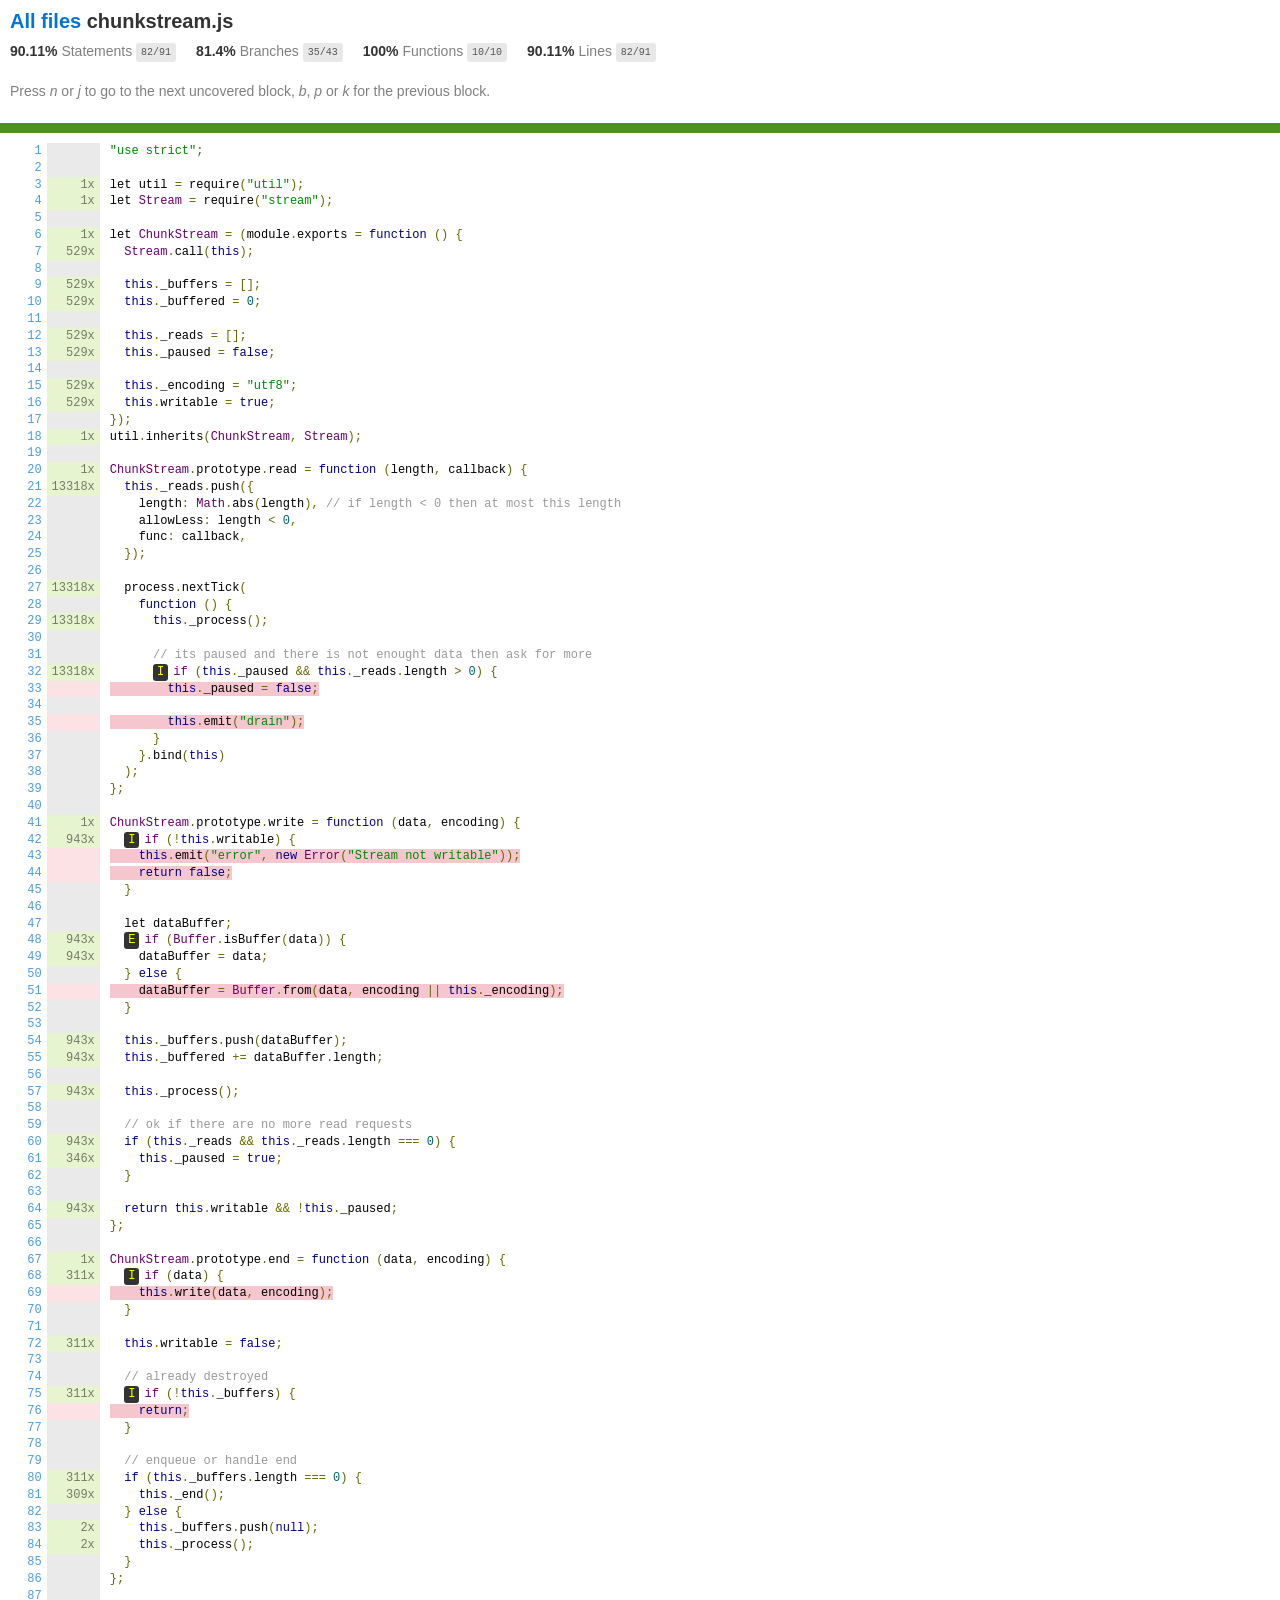
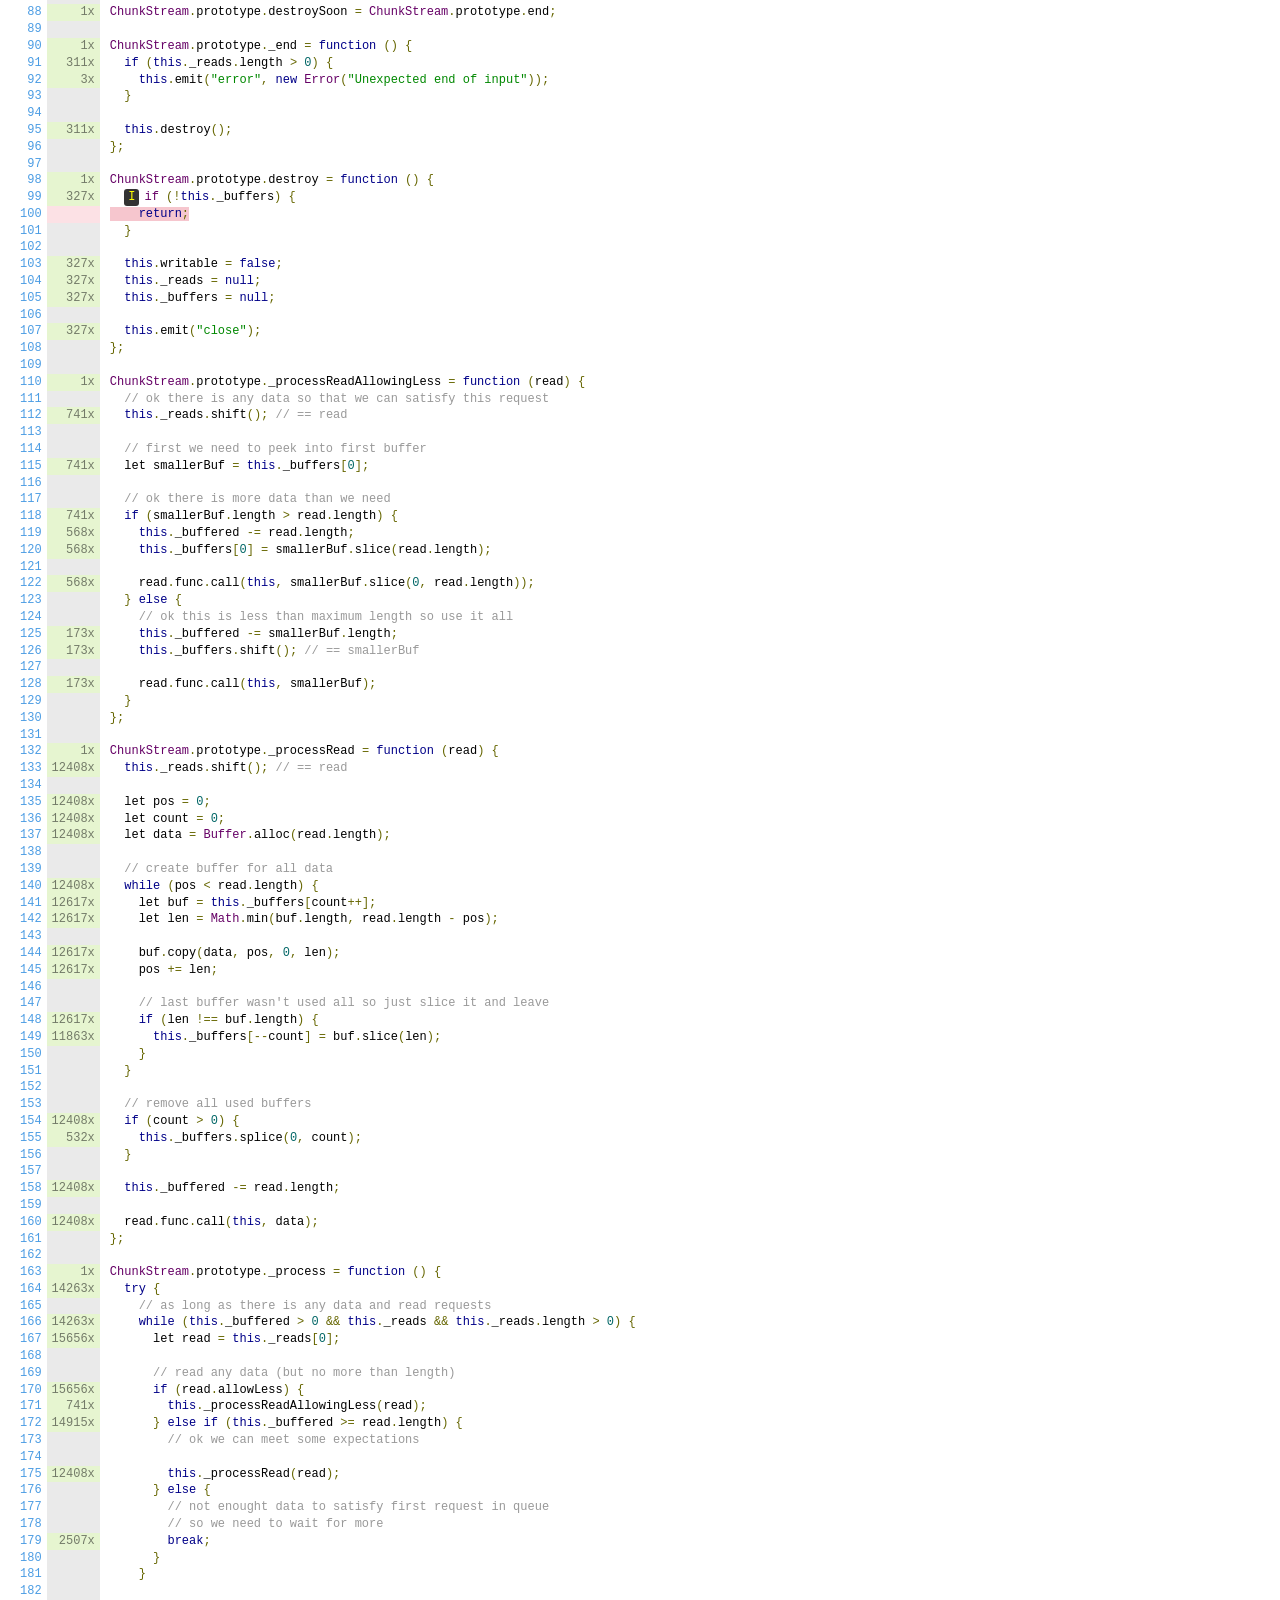
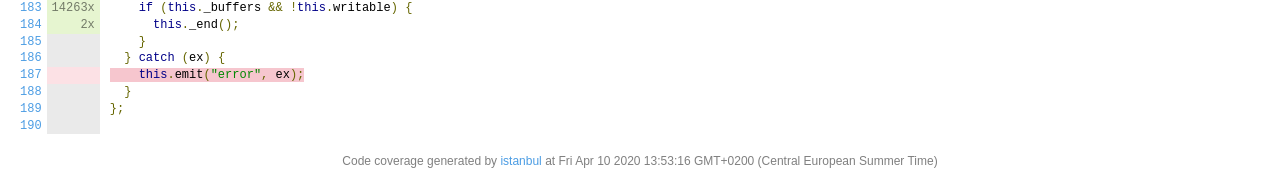
<file: node_modules/pngjs/coverage/lcov-report/chunkstream.js.html>
<!doctype html>
<html lang="en">

<head>
    <title>Code coverage report for chunkstream.js</title>
    <meta charset="utf-8" />
    <link rel="stylesheet" href="prettify.css" />
    <link rel="stylesheet" href="base.css" />
    <link rel="shortcut icon" type="image/x-icon" href="favicon.png" />
    <meta name="viewport" content="width=device-width, initial-scale=1" />
    <style type='text/css'>
        .coverage-summary .sorter {
            background-image: url(sort-arrow-sprite.png);
        }
    </style>
</head>
    
<body>
<div class='wrapper'>
    <div class='pad1'>
        <h1><a href="index.html">All files</a> chunkstream.js</h1>
        <div class='clearfix'>
            
            <div class='fl pad1y space-right2'>
                <span class="strong">90.11% </span>
                <span class="quiet">Statements</span>
                <span class='fraction'>82/91</span>
            </div>
        
            
            <div class='fl pad1y space-right2'>
                <span class="strong">81.4% </span>
                <span class="quiet">Branches</span>
                <span class='fraction'>35/43</span>
            </div>
        
            
            <div class='fl pad1y space-right2'>
                <span class="strong">100% </span>
                <span class="quiet">Functions</span>
                <span class='fraction'>10/10</span>
            </div>
        
            
            <div class='fl pad1y space-right2'>
                <span class="strong">90.11% </span>
                <span class="quiet">Lines</span>
                <span class='fraction'>82/91</span>
            </div>
        
            
        </div>
        <p class="quiet">
            Press <em>n</em> or <em>j</em> to go to the next uncovered block, <em>b</em>, <em>p</em> or <em>k</em> for the previous block.
        </p>
    </div>
    <div class='status-line high'></div>
    <pre><table class="coverage">
<tr><td class="line-count quiet"><a name='L1'></a><a href='#L1'>1</a>
<a name='L2'></a><a href='#L2'>2</a>
<a name='L3'></a><a href='#L3'>3</a>
<a name='L4'></a><a href='#L4'>4</a>
<a name='L5'></a><a href='#L5'>5</a>
<a name='L6'></a><a href='#L6'>6</a>
<a name='L7'></a><a href='#L7'>7</a>
<a name='L8'></a><a href='#L8'>8</a>
<a name='L9'></a><a href='#L9'>9</a>
<a name='L10'></a><a href='#L10'>10</a>
<a name='L11'></a><a href='#L11'>11</a>
<a name='L12'></a><a href='#L12'>12</a>
<a name='L13'></a><a href='#L13'>13</a>
<a name='L14'></a><a href='#L14'>14</a>
<a name='L15'></a><a href='#L15'>15</a>
<a name='L16'></a><a href='#L16'>16</a>
<a name='L17'></a><a href='#L17'>17</a>
<a name='L18'></a><a href='#L18'>18</a>
<a name='L19'></a><a href='#L19'>19</a>
<a name='L20'></a><a href='#L20'>20</a>
<a name='L21'></a><a href='#L21'>21</a>
<a name='L22'></a><a href='#L22'>22</a>
<a name='L23'></a><a href='#L23'>23</a>
<a name='L24'></a><a href='#L24'>24</a>
<a name='L25'></a><a href='#L25'>25</a>
<a name='L26'></a><a href='#L26'>26</a>
<a name='L27'></a><a href='#L27'>27</a>
<a name='L28'></a><a href='#L28'>28</a>
<a name='L29'></a><a href='#L29'>29</a>
<a name='L30'></a><a href='#L30'>30</a>
<a name='L31'></a><a href='#L31'>31</a>
<a name='L32'></a><a href='#L32'>32</a>
<a name='L33'></a><a href='#L33'>33</a>
<a name='L34'></a><a href='#L34'>34</a>
<a name='L35'></a><a href='#L35'>35</a>
<a name='L36'></a><a href='#L36'>36</a>
<a name='L37'></a><a href='#L37'>37</a>
<a name='L38'></a><a href='#L38'>38</a>
<a name='L39'></a><a href='#L39'>39</a>
<a name='L40'></a><a href='#L40'>40</a>
<a name='L41'></a><a href='#L41'>41</a>
<a name='L42'></a><a href='#L42'>42</a>
<a name='L43'></a><a href='#L43'>43</a>
<a name='L44'></a><a href='#L44'>44</a>
<a name='L45'></a><a href='#L45'>45</a>
<a name='L46'></a><a href='#L46'>46</a>
<a name='L47'></a><a href='#L47'>47</a>
<a name='L48'></a><a href='#L48'>48</a>
<a name='L49'></a><a href='#L49'>49</a>
<a name='L50'></a><a href='#L50'>50</a>
<a name='L51'></a><a href='#L51'>51</a>
<a name='L52'></a><a href='#L52'>52</a>
<a name='L53'></a><a href='#L53'>53</a>
<a name='L54'></a><a href='#L54'>54</a>
<a name='L55'></a><a href='#L55'>55</a>
<a name='L56'></a><a href='#L56'>56</a>
<a name='L57'></a><a href='#L57'>57</a>
<a name='L58'></a><a href='#L58'>58</a>
<a name='L59'></a><a href='#L59'>59</a>
<a name='L60'></a><a href='#L60'>60</a>
<a name='L61'></a><a href='#L61'>61</a>
<a name='L62'></a><a href='#L62'>62</a>
<a name='L63'></a><a href='#L63'>63</a>
<a name='L64'></a><a href='#L64'>64</a>
<a name='L65'></a><a href='#L65'>65</a>
<a name='L66'></a><a href='#L66'>66</a>
<a name='L67'></a><a href='#L67'>67</a>
<a name='L68'></a><a href='#L68'>68</a>
<a name='L69'></a><a href='#L69'>69</a>
<a name='L70'></a><a href='#L70'>70</a>
<a name='L71'></a><a href='#L71'>71</a>
<a name='L72'></a><a href='#L72'>72</a>
<a name='L73'></a><a href='#L73'>73</a>
<a name='L74'></a><a href='#L74'>74</a>
<a name='L75'></a><a href='#L75'>75</a>
<a name='L76'></a><a href='#L76'>76</a>
<a name='L77'></a><a href='#L77'>77</a>
<a name='L78'></a><a href='#L78'>78</a>
<a name='L79'></a><a href='#L79'>79</a>
<a name='L80'></a><a href='#L80'>80</a>
<a name='L81'></a><a href='#L81'>81</a>
<a name='L82'></a><a href='#L82'>82</a>
<a name='L83'></a><a href='#L83'>83</a>
<a name='L84'></a><a href='#L84'>84</a>
<a name='L85'></a><a href='#L85'>85</a>
<a name='L86'></a><a href='#L86'>86</a>
<a name='L87'></a><a href='#L87'>87</a>
<a name='L88'></a><a href='#L88'>88</a>
<a name='L89'></a><a href='#L89'>89</a>
<a name='L90'></a><a href='#L90'>90</a>
<a name='L91'></a><a href='#L91'>91</a>
<a name='L92'></a><a href='#L92'>92</a>
<a name='L93'></a><a href='#L93'>93</a>
<a name='L94'></a><a href='#L94'>94</a>
<a name='L95'></a><a href='#L95'>95</a>
<a name='L96'></a><a href='#L96'>96</a>
<a name='L97'></a><a href='#L97'>97</a>
<a name='L98'></a><a href='#L98'>98</a>
<a name='L99'></a><a href='#L99'>99</a>
<a name='L100'></a><a href='#L100'>100</a>
<a name='L101'></a><a href='#L101'>101</a>
<a name='L102'></a><a href='#L102'>102</a>
<a name='L103'></a><a href='#L103'>103</a>
<a name='L104'></a><a href='#L104'>104</a>
<a name='L105'></a><a href='#L105'>105</a>
<a name='L106'></a><a href='#L106'>106</a>
<a name='L107'></a><a href='#L107'>107</a>
<a name='L108'></a><a href='#L108'>108</a>
<a name='L109'></a><a href='#L109'>109</a>
<a name='L110'></a><a href='#L110'>110</a>
<a name='L111'></a><a href='#L111'>111</a>
<a name='L112'></a><a href='#L112'>112</a>
<a name='L113'></a><a href='#L113'>113</a>
<a name='L114'></a><a href='#L114'>114</a>
<a name='L115'></a><a href='#L115'>115</a>
<a name='L116'></a><a href='#L116'>116</a>
<a name='L117'></a><a href='#L117'>117</a>
<a name='L118'></a><a href='#L118'>118</a>
<a name='L119'></a><a href='#L119'>119</a>
<a name='L120'></a><a href='#L120'>120</a>
<a name='L121'></a><a href='#L121'>121</a>
<a name='L122'></a><a href='#L122'>122</a>
<a name='L123'></a><a href='#L123'>123</a>
<a name='L124'></a><a href='#L124'>124</a>
<a name='L125'></a><a href='#L125'>125</a>
<a name='L126'></a><a href='#L126'>126</a>
<a name='L127'></a><a href='#L127'>127</a>
<a name='L128'></a><a href='#L128'>128</a>
<a name='L129'></a><a href='#L129'>129</a>
<a name='L130'></a><a href='#L130'>130</a>
<a name='L131'></a><a href='#L131'>131</a>
<a name='L132'></a><a href='#L132'>132</a>
<a name='L133'></a><a href='#L133'>133</a>
<a name='L134'></a><a href='#L134'>134</a>
<a name='L135'></a><a href='#L135'>135</a>
<a name='L136'></a><a href='#L136'>136</a>
<a name='L137'></a><a href='#L137'>137</a>
<a name='L138'></a><a href='#L138'>138</a>
<a name='L139'></a><a href='#L139'>139</a>
<a name='L140'></a><a href='#L140'>140</a>
<a name='L141'></a><a href='#L141'>141</a>
<a name='L142'></a><a href='#L142'>142</a>
<a name='L143'></a><a href='#L143'>143</a>
<a name='L144'></a><a href='#L144'>144</a>
<a name='L145'></a><a href='#L145'>145</a>
<a name='L146'></a><a href='#L146'>146</a>
<a name='L147'></a><a href='#L147'>147</a>
<a name='L148'></a><a href='#L148'>148</a>
<a name='L149'></a><a href='#L149'>149</a>
<a name='L150'></a><a href='#L150'>150</a>
<a name='L151'></a><a href='#L151'>151</a>
<a name='L152'></a><a href='#L152'>152</a>
<a name='L153'></a><a href='#L153'>153</a>
<a name='L154'></a><a href='#L154'>154</a>
<a name='L155'></a><a href='#L155'>155</a>
<a name='L156'></a><a href='#L156'>156</a>
<a name='L157'></a><a href='#L157'>157</a>
<a name='L158'></a><a href='#L158'>158</a>
<a name='L159'></a><a href='#L159'>159</a>
<a name='L160'></a><a href='#L160'>160</a>
<a name='L161'></a><a href='#L161'>161</a>
<a name='L162'></a><a href='#L162'>162</a>
<a name='L163'></a><a href='#L163'>163</a>
<a name='L164'></a><a href='#L164'>164</a>
<a name='L165'></a><a href='#L165'>165</a>
<a name='L166'></a><a href='#L166'>166</a>
<a name='L167'></a><a href='#L167'>167</a>
<a name='L168'></a><a href='#L168'>168</a>
<a name='L169'></a><a href='#L169'>169</a>
<a name='L170'></a><a href='#L170'>170</a>
<a name='L171'></a><a href='#L171'>171</a>
<a name='L172'></a><a href='#L172'>172</a>
<a name='L173'></a><a href='#L173'>173</a>
<a name='L174'></a><a href='#L174'>174</a>
<a name='L175'></a><a href='#L175'>175</a>
<a name='L176'></a><a href='#L176'>176</a>
<a name='L177'></a><a href='#L177'>177</a>
<a name='L178'></a><a href='#L178'>178</a>
<a name='L179'></a><a href='#L179'>179</a>
<a name='L180'></a><a href='#L180'>180</a>
<a name='L181'></a><a href='#L181'>181</a>
<a name='L182'></a><a href='#L182'>182</a>
<a name='L183'></a><a href='#L183'>183</a>
<a name='L184'></a><a href='#L184'>184</a>
<a name='L185'></a><a href='#L185'>185</a>
<a name='L186'></a><a href='#L186'>186</a>
<a name='L187'></a><a href='#L187'>187</a>
<a name='L188'></a><a href='#L188'>188</a>
<a name='L189'></a><a href='#L189'>189</a>
<a name='L190'></a><a href='#L190'>190</a></td><td class="line-coverage quiet"><span class="cline-any cline-neutral">&nbsp;</span>
<span class="cline-any cline-neutral">&nbsp;</span>
<span class="cline-any cline-yes">1x</span>
<span class="cline-any cline-yes">1x</span>
<span class="cline-any cline-neutral">&nbsp;</span>
<span class="cline-any cline-yes">1x</span>
<span class="cline-any cline-yes">529x</span>
<span class="cline-any cline-neutral">&nbsp;</span>
<span class="cline-any cline-yes">529x</span>
<span class="cline-any cline-yes">529x</span>
<span class="cline-any cline-neutral">&nbsp;</span>
<span class="cline-any cline-yes">529x</span>
<span class="cline-any cline-yes">529x</span>
<span class="cline-any cline-neutral">&nbsp;</span>
<span class="cline-any cline-yes">529x</span>
<span class="cline-any cline-yes">529x</span>
<span class="cline-any cline-neutral">&nbsp;</span>
<span class="cline-any cline-yes">1x</span>
<span class="cline-any cline-neutral">&nbsp;</span>
<span class="cline-any cline-yes">1x</span>
<span class="cline-any cline-yes">13318x</span>
<span class="cline-any cline-neutral">&nbsp;</span>
<span class="cline-any cline-neutral">&nbsp;</span>
<span class="cline-any cline-neutral">&nbsp;</span>
<span class="cline-any cline-neutral">&nbsp;</span>
<span class="cline-any cline-neutral">&nbsp;</span>
<span class="cline-any cline-yes">13318x</span>
<span class="cline-any cline-neutral">&nbsp;</span>
<span class="cline-any cline-yes">13318x</span>
<span class="cline-any cline-neutral">&nbsp;</span>
<span class="cline-any cline-neutral">&nbsp;</span>
<span class="cline-any cline-yes">13318x</span>
<span class="cline-any cline-no">&nbsp;</span>
<span class="cline-any cline-neutral">&nbsp;</span>
<span class="cline-any cline-no">&nbsp;</span>
<span class="cline-any cline-neutral">&nbsp;</span>
<span class="cline-any cline-neutral">&nbsp;</span>
<span class="cline-any cline-neutral">&nbsp;</span>
<span class="cline-any cline-neutral">&nbsp;</span>
<span class="cline-any cline-neutral">&nbsp;</span>
<span class="cline-any cline-yes">1x</span>
<span class="cline-any cline-yes">943x</span>
<span class="cline-any cline-no">&nbsp;</span>
<span class="cline-any cline-no">&nbsp;</span>
<span class="cline-any cline-neutral">&nbsp;</span>
<span class="cline-any cline-neutral">&nbsp;</span>
<span class="cline-any cline-neutral">&nbsp;</span>
<span class="cline-any cline-yes">943x</span>
<span class="cline-any cline-yes">943x</span>
<span class="cline-any cline-neutral">&nbsp;</span>
<span class="cline-any cline-no">&nbsp;</span>
<span class="cline-any cline-neutral">&nbsp;</span>
<span class="cline-any cline-neutral">&nbsp;</span>
<span class="cline-any cline-yes">943x</span>
<span class="cline-any cline-yes">943x</span>
<span class="cline-any cline-neutral">&nbsp;</span>
<span class="cline-any cline-yes">943x</span>
<span class="cline-any cline-neutral">&nbsp;</span>
<span class="cline-any cline-neutral">&nbsp;</span>
<span class="cline-any cline-yes">943x</span>
<span class="cline-any cline-yes">346x</span>
<span class="cline-any cline-neutral">&nbsp;</span>
<span class="cline-any cline-neutral">&nbsp;</span>
<span class="cline-any cline-yes">943x</span>
<span class="cline-any cline-neutral">&nbsp;</span>
<span class="cline-any cline-neutral">&nbsp;</span>
<span class="cline-any cline-yes">1x</span>
<span class="cline-any cline-yes">311x</span>
<span class="cline-any cline-no">&nbsp;</span>
<span class="cline-any cline-neutral">&nbsp;</span>
<span class="cline-any cline-neutral">&nbsp;</span>
<span class="cline-any cline-yes">311x</span>
<span class="cline-any cline-neutral">&nbsp;</span>
<span class="cline-any cline-neutral">&nbsp;</span>
<span class="cline-any cline-yes">311x</span>
<span class="cline-any cline-no">&nbsp;</span>
<span class="cline-any cline-neutral">&nbsp;</span>
<span class="cline-any cline-neutral">&nbsp;</span>
<span class="cline-any cline-neutral">&nbsp;</span>
<span class="cline-any cline-yes">311x</span>
<span class="cline-any cline-yes">309x</span>
<span class="cline-any cline-neutral">&nbsp;</span>
<span class="cline-any cline-yes">2x</span>
<span class="cline-any cline-yes">2x</span>
<span class="cline-any cline-neutral">&nbsp;</span>
<span class="cline-any cline-neutral">&nbsp;</span>
<span class="cline-any cline-neutral">&nbsp;</span>
<span class="cline-any cline-yes">1x</span>
<span class="cline-any cline-neutral">&nbsp;</span>
<span class="cline-any cline-yes">1x</span>
<span class="cline-any cline-yes">311x</span>
<span class="cline-any cline-yes">3x</span>
<span class="cline-any cline-neutral">&nbsp;</span>
<span class="cline-any cline-neutral">&nbsp;</span>
<span class="cline-any cline-yes">311x</span>
<span class="cline-any cline-neutral">&nbsp;</span>
<span class="cline-any cline-neutral">&nbsp;</span>
<span class="cline-any cline-yes">1x</span>
<span class="cline-any cline-yes">327x</span>
<span class="cline-any cline-no">&nbsp;</span>
<span class="cline-any cline-neutral">&nbsp;</span>
<span class="cline-any cline-neutral">&nbsp;</span>
<span class="cline-any cline-yes">327x</span>
<span class="cline-any cline-yes">327x</span>
<span class="cline-any cline-yes">327x</span>
<span class="cline-any cline-neutral">&nbsp;</span>
<span class="cline-any cline-yes">327x</span>
<span class="cline-any cline-neutral">&nbsp;</span>
<span class="cline-any cline-neutral">&nbsp;</span>
<span class="cline-any cline-yes">1x</span>
<span class="cline-any cline-neutral">&nbsp;</span>
<span class="cline-any cline-yes">741x</span>
<span class="cline-any cline-neutral">&nbsp;</span>
<span class="cline-any cline-neutral">&nbsp;</span>
<span class="cline-any cline-yes">741x</span>
<span class="cline-any cline-neutral">&nbsp;</span>
<span class="cline-any cline-neutral">&nbsp;</span>
<span class="cline-any cline-yes">741x</span>
<span class="cline-any cline-yes">568x</span>
<span class="cline-any cline-yes">568x</span>
<span class="cline-any cline-neutral">&nbsp;</span>
<span class="cline-any cline-yes">568x</span>
<span class="cline-any cline-neutral">&nbsp;</span>
<span class="cline-any cline-neutral">&nbsp;</span>
<span class="cline-any cline-yes">173x</span>
<span class="cline-any cline-yes">173x</span>
<span class="cline-any cline-neutral">&nbsp;</span>
<span class="cline-any cline-yes">173x</span>
<span class="cline-any cline-neutral">&nbsp;</span>
<span class="cline-any cline-neutral">&nbsp;</span>
<span class="cline-any cline-neutral">&nbsp;</span>
<span class="cline-any cline-yes">1x</span>
<span class="cline-any cline-yes">12408x</span>
<span class="cline-any cline-neutral">&nbsp;</span>
<span class="cline-any cline-yes">12408x</span>
<span class="cline-any cline-yes">12408x</span>
<span class="cline-any cline-yes">12408x</span>
<span class="cline-any cline-neutral">&nbsp;</span>
<span class="cline-any cline-neutral">&nbsp;</span>
<span class="cline-any cline-yes">12408x</span>
<span class="cline-any cline-yes">12617x</span>
<span class="cline-any cline-yes">12617x</span>
<span class="cline-any cline-neutral">&nbsp;</span>
<span class="cline-any cline-yes">12617x</span>
<span class="cline-any cline-yes">12617x</span>
<span class="cline-any cline-neutral">&nbsp;</span>
<span class="cline-any cline-neutral">&nbsp;</span>
<span class="cline-any cline-yes">12617x</span>
<span class="cline-any cline-yes">11863x</span>
<span class="cline-any cline-neutral">&nbsp;</span>
<span class="cline-any cline-neutral">&nbsp;</span>
<span class="cline-any cline-neutral">&nbsp;</span>
<span class="cline-any cline-neutral">&nbsp;</span>
<span class="cline-any cline-yes">12408x</span>
<span class="cline-any cline-yes">532x</span>
<span class="cline-any cline-neutral">&nbsp;</span>
<span class="cline-any cline-neutral">&nbsp;</span>
<span class="cline-any cline-yes">12408x</span>
<span class="cline-any cline-neutral">&nbsp;</span>
<span class="cline-any cline-yes">12408x</span>
<span class="cline-any cline-neutral">&nbsp;</span>
<span class="cline-any cline-neutral">&nbsp;</span>
<span class="cline-any cline-yes">1x</span>
<span class="cline-any cline-yes">14263x</span>
<span class="cline-any cline-neutral">&nbsp;</span>
<span class="cline-any cline-yes">14263x</span>
<span class="cline-any cline-yes">15656x</span>
<span class="cline-any cline-neutral">&nbsp;</span>
<span class="cline-any cline-neutral">&nbsp;</span>
<span class="cline-any cline-yes">15656x</span>
<span class="cline-any cline-yes">741x</span>
<span class="cline-any cline-yes">14915x</span>
<span class="cline-any cline-neutral">&nbsp;</span>
<span class="cline-any cline-neutral">&nbsp;</span>
<span class="cline-any cline-yes">12408x</span>
<span class="cline-any cline-neutral">&nbsp;</span>
<span class="cline-any cline-neutral">&nbsp;</span>
<span class="cline-any cline-neutral">&nbsp;</span>
<span class="cline-any cline-yes">2507x</span>
<span class="cline-any cline-neutral">&nbsp;</span>
<span class="cline-any cline-neutral">&nbsp;</span>
<span class="cline-any cline-neutral">&nbsp;</span>
<span class="cline-any cline-yes">14263x</span>
<span class="cline-any cline-yes">2x</span>
<span class="cline-any cline-neutral">&nbsp;</span>
<span class="cline-any cline-neutral">&nbsp;</span>
<span class="cline-any cline-no">&nbsp;</span>
<span class="cline-any cline-neutral">&nbsp;</span>
<span class="cline-any cline-neutral">&nbsp;</span>
<span class="cline-any cline-neutral">&nbsp;</span></td><td class="text"><pre class="prettyprint lang-js">"use strict";
&nbsp;
let util = require("util");
let Stream = require("stream");
&nbsp;
let ChunkStream = (module.exports = function () {
  Stream.call(this);
&nbsp;
  this._buffers = [];
  this._buffered = 0;
&nbsp;
  this._reads = [];
  this._paused = false;
&nbsp;
  this._encoding = "utf8";
  this.writable = true;
});
util.inherits(ChunkStream, Stream);
&nbsp;
ChunkStream.prototype.read = function (length, callback) {
  this._reads.push({
    length: Math.abs(length), // if length &lt; 0 then at most this length
    allowLess: length &lt; 0,
    func: callback,
  });
&nbsp;
  process.nextTick(
    function () {
      this._process();
&nbsp;
      // its paused and there is not enought data then ask for more
      <span class="missing-if-branch" title="if path not taken" >I</span>if (this._paused &amp;&amp; this._reads.length &gt; 0) {
<span class="cstat-no" title="statement not covered" >        this._paused = false;</span>
&nbsp;
<span class="cstat-no" title="statement not covered" >        this.emit("drain");</span>
      }
    }.bind(this)
  );
};
&nbsp;
ChunkStream.prototype.write = function (data, encoding) {
  <span class="missing-if-branch" title="if path not taken" >I</span>if (!this.writable) {
<span class="cstat-no" title="statement not covered" >    this.emit("error", new Error("Stream not writable"));</span>
<span class="cstat-no" title="statement not covered" >    return false;</span>
  }
&nbsp;
  let dataBuffer;
  <span class="missing-if-branch" title="else path not taken" >E</span>if (Buffer.isBuffer(data)) {
    dataBuffer = data;
  } else {
<span class="cstat-no" title="statement not covered" >    dataBuffer = Buffer.from(data, encoding || this._encoding);</span>
  }
&nbsp;
  this._buffers.push(dataBuffer);
  this._buffered += dataBuffer.length;
&nbsp;
  this._process();
&nbsp;
  // ok if there are no more read requests
  if (this._reads &amp;&amp; this._reads.length === 0) {
    this._paused = true;
  }
&nbsp;
  return this.writable &amp;&amp; !this._paused;
};
&nbsp;
ChunkStream.prototype.end = function (data, encoding) {
  <span class="missing-if-branch" title="if path not taken" >I</span>if (data) {
<span class="cstat-no" title="statement not covered" >    this.write(data, encoding);</span>
  }
&nbsp;
  this.writable = false;
&nbsp;
  // already destroyed
  <span class="missing-if-branch" title="if path not taken" >I</span>if (!this._buffers) {
<span class="cstat-no" title="statement not covered" >    return;</span>
  }
&nbsp;
  // enqueue or handle end
  if (this._buffers.length === 0) {
    this._end();
  } else {
    this._buffers.push(null);
    this._process();
  }
};
&nbsp;
ChunkStream.prototype.destroySoon = ChunkStream.prototype.end;
&nbsp;
ChunkStream.prototype._end = function () {
  if (this._reads.length &gt; 0) {
    this.emit("error", new Error("Unexpected end of input"));
  }
&nbsp;
  this.destroy();
};
&nbsp;
ChunkStream.prototype.destroy = function () {
  <span class="missing-if-branch" title="if path not taken" >I</span>if (!this._buffers) {
<span class="cstat-no" title="statement not covered" >    return;</span>
  }
&nbsp;
  this.writable = false;
  this._reads = null;
  this._buffers = null;
&nbsp;
  this.emit("close");
};
&nbsp;
ChunkStream.prototype._processReadAllowingLess = function (read) {
  // ok there is any data so that we can satisfy this request
  this._reads.shift(); // == read
&nbsp;
  // first we need to peek into first buffer
  let smallerBuf = this._buffers[0];
&nbsp;
  // ok there is more data than we need
  if (smallerBuf.length &gt; read.length) {
    this._buffered -= read.length;
    this._buffers[0] = smallerBuf.slice(read.length);
&nbsp;
    read.func.call(this, smallerBuf.slice(0, read.length));
  } else {
    // ok this is less than maximum length so use it all
    this._buffered -= smallerBuf.length;
    this._buffers.shift(); // == smallerBuf
&nbsp;
    read.func.call(this, smallerBuf);
  }
};
&nbsp;
ChunkStream.prototype._processRead = function (read) {
  this._reads.shift(); // == read
&nbsp;
  let pos = 0;
  let count = 0;
  let data = Buffer.alloc(read.length);
&nbsp;
  // create buffer for all data
  while (pos &lt; read.length) {
    let buf = this._buffers[count++];
    let len = Math.min(buf.length, read.length - pos);
&nbsp;
    buf.copy(data, pos, 0, len);
    pos += len;
&nbsp;
    // last buffer wasn't used all so just slice it and leave
    if (len !== buf.length) {
      this._buffers[--count] = buf.slice(len);
    }
  }
&nbsp;
  // remove all used buffers
  if (count &gt; 0) {
    this._buffers.splice(0, count);
  }
&nbsp;
  this._buffered -= read.length;
&nbsp;
  read.func.call(this, data);
};
&nbsp;
ChunkStream.prototype._process = function () {
  try {
    // as long as there is any data and read requests
    while (this._buffered &gt; 0 &amp;&amp; this._reads &amp;&amp; this._reads.length &gt; 0) {
      let read = this._reads[0];
&nbsp;
      // read any data (but no more than length)
      if (read.allowLess) {
        this._processReadAllowingLess(read);
      } else if (this._buffered &gt;= read.length) {
        // ok we can meet some expectations
&nbsp;
        this._processRead(read);
      } else {
        // not enought data to satisfy first request in queue
        // so we need to wait for more
        break;
      }
    }
&nbsp;
    if (this._buffers &amp;&amp; !this.writable) {
      this._end();
    }
  } catch (ex) {
<span class="cstat-no" title="statement not covered" >    this.emit("error", ex);</span>
  }
};
&nbsp;</pre></td></tr></table></pre>

                <div class='push'></div><!-- for sticky footer -->
            </div><!-- /wrapper -->
            <div class='footer quiet pad2 space-top1 center small'>
                Code coverage generated by
                <a href="https://istanbul.js.org/" target="_blank">istanbul</a>
                at Fri Apr 10 2020 13:53:16 GMT+0200 (Central European Summer Time)
            </div>
        </div>
        <script src="prettify.js"></script>
        <script>
            window.onload = function () {
                prettyPrint();
            };
        </script>
        <script src="sorter.js"></script>
        <script src="block-navigation.js"></script>
    </body>
</html>
</file>
<file: style.css>
/* =============================================
   BROKER DESIGN SYSTEM
   Exchange: [YOUR EXCHANGE NAME]
   ============================================= */

@import url('https://fonts.googleapis.com/css2?family=Inter:wght@300;400;500;600;700&family=JetBrains+Mono:wght@400;500;600&display=swap');

/* ── TOKENS ─────────────────────────────────── */
:root {
  /* Backgrounds */
  --bg-base:        #0D0F14;
  --bg-surface:     #13161E;
  --bg-elevated:    #1A1E28;
  --bg-panel:       #1F2333;
  --bg-hover:       #252A3A;

  /* Brand */
  --accent:         #2D6AFF;
  --accent-dim:     #1a3e99;
  --accent-glow:    rgba(45, 106, 255, 0.15);
  --teal:           #00C2CB;

  /* Semantic */
  --green:          #00C896;
  --green-dim:      rgba(0,200,150,0.12);
  --red:            #FF4560;
  --red-dim:        rgba(255,69,96,0.12);
  --yellow:         #F5A623;

  /* Text */
  --text-primary:   #E8ECF4;
  --text-secondary: #8A94A6;
  --text-muted:     #4E5668;
  --text-inverse:   #0D0F14;

  /* Borders */
  --border:         rgba(255,255,255,0.07);
  --border-strong:  rgba(255,255,255,0.14);

  /* Fonts */
  --font-ui:        'Inter', sans-serif;
  --font-mono:      'JetBrains Mono', monospace;

  /* Radius */
  --radius-sm:      4px;
  --radius:         8px;
  --radius-lg:      12px;
  --radius-xl:      16px;
  --radius-pill:    999px;

  /* Shadows */
  --shadow-card:    0 2px 12px rgba(0,0,0,0.4);
  --shadow-modal:   0 8px 40px rgba(0,0,0,0.6);
  --shadow-accent:  0 0 24px rgba(45,106,255,0.25);
}

/* ── RESET ───────────────────────────────────── */
*, *::before, *::after { box-sizing: border-box; margin: 0; padding: 0; }
html { font-size: 14px; scroll-behavior: smooth; }
body {
  font-family: var(--font-ui);
  background: var(--bg-base);
  color: var(--text-primary);
  line-height: 1.6;
  min-height: 100vh;
  -webkit-font-smoothing: antialiased;
}
a { color: inherit; text-decoration: none; }
img { display: block; max-width: 100%; }
ul { list-style: none; }
button { cursor: pointer; font-family: var(--font-ui); border: none; outline: none; }
input, select, textarea { font-family: var(--font-ui); outline: none; }

/* ── SCROLLBAR ───────────────────────────────── */
::-webkit-scrollbar { width: 5px; height: 5px; }
::-webkit-scrollbar-track { background: var(--bg-base); }
::-webkit-scrollbar-thumb { background: var(--bg-hover); border-radius: 4px; }

/* ── TYPOGRAPHY ──────────────────────────────── */
.display-xl { font-size: clamp(2.4rem, 5vw, 4rem); font-weight: 700; line-height: 1.1; letter-spacing: -0.02em; }
.display-lg { font-size: clamp(1.8rem, 3.5vw, 2.8rem); font-weight: 700; line-height: 1.15; letter-spacing: -0.02em; }
.display-md { font-size: clamp(1.4rem, 2.5vw, 2rem); font-weight: 600; line-height: 1.2; }
.heading     { font-size: 1.2rem; font-weight: 600; }
.subheading  { font-size: 1rem; font-weight: 500; }
.body-lg     { font-size: 1rem; }
.body        { font-size: 0.93rem; }
.caption     { font-size: 0.8rem; color: var(--text-secondary); }
.mono        { font-family: var(--font-mono); }
.text-green  { color: var(--green); }
.text-red    { color: var(--red); }
.text-accent { color: var(--accent); }
.text-muted  { color: var(--text-muted); }
.text-secondary { color: var(--text-secondary); }

/* ── LAYOUT ──────────────────────────────────── */
.container { max-width: 1280px; margin: 0 auto; padding: 0 24px; }
.container-sm { max-width: 860px; margin: 0 auto; padding: 0 24px; }
.flex { display: flex; }
.flex-col { display: flex; flex-direction: column; }
.items-center { align-items: center; }
.justify-between { justify-content: space-between; }
.justify-center { justify-content: center; }
.gap-4 { gap: 4px; }
.gap-8 { gap: 8px; }
.gap-12 { gap: 12px; }
.gap-16 { gap: 16px; }
.gap-24 { gap: 24px; }
.gap-32 { gap: 32px; }
.grid-2 { display: grid; grid-template-columns: repeat(2, 1fr); gap: 24px; }
.grid-3 { display: grid; grid-template-columns: repeat(3, 1fr); gap: 24px; }
.grid-4 { display: grid; grid-template-columns: repeat(4, 1fr); gap: 20px; }

/* ── NAVBAR ──────────────────────────────────── */
.navbar {
  position: fixed; top: 0; left: 0; right: 0; z-index: 100;
  height: 60px;
  background: rgba(13,15,20,0.92);
  backdrop-filter: blur(12px);
  border-bottom: 1px solid var(--border);
  display: flex; align-items: center;
}
.navbar .container { display: flex; align-items: center; justify-content: space-between; width: 100%; }
.nav-logo {
  font-size: 1.25rem; font-weight: 700;
  color: var(--text-primary);
  display: flex; align-items: center; gap: 8px;
}
.nav-logo .logo-mark { width: 32px; height: 32px; display: inline-flex; align-items: center; justify-content: center; background: none; }
.nav-links { display: flex; align-items: center; gap: 4px; }
.nav-links a {
  padding: 6px 14px; border-radius: var(--radius);
  color: var(--text-secondary); font-size: 0.88rem; font-weight: 500;
  transition: color 0.2s, background 0.2s;
}
.nav-links a:hover, .nav-links a.active { color: var(--text-primary); background: var(--bg-elevated); }
.nav-actions { display: flex; align-items: center; gap: 10px; }
.nav-ticker {
  display: flex; gap: 20px; align-items: center;
  font-family: var(--font-mono); font-size: 0.78rem;
}
.nav-ticker .tick-item { display: flex; flex-direction: column; align-items: flex-end; }
.nav-ticker .tick-pair { color: var(--text-secondary); font-size: 0.7rem; }
.nav-ticker .tick-price { font-weight: 600; }

/* ── SIDEBAR NAV (Dashboard) ─────────────────── */
.app-layout { display: flex; min-height: 100vh; padding-top: 60px; }
.sidebar {
  width: 220px; min-height: calc(100vh - 60px);
  background: var(--bg-surface);
  border-right: 1px solid var(--border);
  position: fixed; top: 60px; left: 0; bottom: 0;
  overflow-y: auto; padding: 16px 12px;
  display: flex; flex-direction: column;
  z-index: 200;
}
.sidebar-section { margin-bottom: 24px; }
.sidebar-label {
  font-size: 0.68rem; font-weight: 600; letter-spacing: 0.1em;
  text-transform: uppercase; color: var(--text-muted);
  padding: 0 8px; margin-bottom: 6px;
}
.sidebar-link {
  display: flex; align-items: center; gap: 10px;
  padding: 9px 10px; border-radius: var(--radius);
  color: var(--text-secondary); font-size: 0.88rem; font-weight: 500;
  transition: all 0.15s; margin-bottom: 2px;
}
.sidebar-link:hover { color: var(--text-primary); background: var(--bg-elevated); }
.sidebar-link.active { color: var(--accent); background: var(--accent-glow); }
.sidebar-link .icon {
  width: 20px;
  height: 20px;
  display: inline-flex;
  align-items: center;
  justify-content: center;
  flex-shrink: 0;
  margin-right: 2px;
}
.sidebar-link .icon svg {
  width: 16px;
  height: 16px;
  display: block;
  stroke: currentColor;
  flex-shrink: 0;
}
.sidebar-bottom { margin-top: auto; border-top: 1px solid var(--border); padding-top: 12px; }
.main-content { margin-left: 220px; flex: 1; padding: 24px; }

@media (min-width: 901px) {
  .sidebar { left: 0; }
  .main-content { margin-left: 220px; padding-left: 24px !important; }
  .sidebar-overlay.visible { display: none !important; }
}

/* ── BUTTONS ─────────────────────────────────── */
.btn {
  display: inline-flex; align-items: center; justify-content: center; gap: 8px;
  padding: 9px 20px; border-radius: var(--radius);
  font-size: 0.88rem; font-weight: 600;
  transition: all 0.2s; white-space: nowrap;
}
.btn-primary {
  background: var(--accent); color: white;
  box-shadow: 0 0 0 0 var(--accent-glow);
}
.btn-primary:hover { background: #3d7aff; box-shadow: var(--shadow-accent); transform: translateY(-1px); }
.btn-secondary { background: var(--bg-elevated); color: var(--text-primary); border: 1px solid var(--border-strong); }
.btn-secondary:hover { background: var(--bg-hover); border-color: var(--border-strong); }
.btn-green { background: var(--green); color: var(--bg-base); }
.btn-green:hover { background: #00e0a8; }
.btn-red { background: var(--red); color: white; }
.btn-red:hover { background: #ff6070; }
.btn-ghost { background: transparent; color: var(--text-secondary); }
.btn-ghost:hover { color: var(--text-primary); background: var(--bg-elevated); }
.btn-sm { padding: 6px 14px; font-size: 0.8rem; }
.btn-lg { padding: 13px 28px; font-size: 1rem; }
.btn-full { width: 100%; }
.btn-pill { border-radius: var(--radius-pill); }

/* ── CARDS ───────────────────────────────────── */
.card {
  background: var(--bg-surface);
  border: 1px solid var(--border);
  border-radius: var(--radius-lg);
  padding: 20px;
}
.card-elevated {
  background: var(--bg-elevated);
  border: 1px solid var(--border);
  border-radius: var(--radius-lg);
  padding: 20px;
}
.card-header { display: flex; align-items: center; justify-content: space-between; margin-bottom: 16px; }
.card-title { font-size: 0.9rem; font-weight: 600; color: var(--text-primary); }

/* ── FORM ELEMENTS ───────────────────────────── */
.form-group { display: flex; flex-direction: column; gap: 6px; }
.form-label { font-size: 0.82rem; font-weight: 500; color: var(--text-secondary); }
.form-input {
  background: var(--bg-elevated); border: 1px solid var(--border-strong);
  border-radius: var(--radius); color: var(--text-primary);
  padding: 10px 14px; font-size: 0.9rem;
  transition: border-color 0.2s;
}
.form-input:focus { border-color: var(--accent); box-shadow: 0 0 0 3px var(--accent-glow); }
.form-input::placeholder { color: var(--text-muted); }
.form-select {
  background: var(--bg-elevated); border: 1px solid var(--border-strong);
  border-radius: var(--radius); color: var(--text-primary);
  padding: 10px 14px; font-size: 0.9rem; appearance: none;
}
.input-group { position: relative; }
.input-group .form-input { padding-right: 80px; }
.input-suffix {
  position: absolute; right: 14px; top: 50%; transform: translateY(-50%);
  font-size: 0.8rem; font-weight: 600; color: var(--text-secondary);
}
.input-prefix {
  position: absolute; left: 14px; top: 50%; transform: translateY(-50%);
  color: var(--text-muted);
}
.input-with-prefix .form-input { padding-left: 38px; }
.form-hint { font-size: 0.78rem; color: var(--text-muted); }
.form-error { font-size: 0.78rem; color: var(--red); }

/* ── TABS ────────────────────────────────────── */
.tabs { display: flex; gap: 2px; background: var(--bg-elevated); padding: 3px; border-radius: var(--radius); }
.tab {
  flex: 1; padding: 7px 14px; border-radius: 6px;
  font-size: 0.85rem; font-weight: 500; color: var(--text-secondary);
  background: transparent; border: none; transition: all 0.15s;
  text-align: center; cursor: pointer;
}
.tab.active { background: var(--bg-panel); color: var(--text-primary); }
.tab:hover:not(.active) { color: var(--text-primary); }

/* ── TABLE ───────────────────────────────────── */
.table-wrap { overflow-x: auto; }
table { width: 100%; border-collapse: collapse; }
thead th {
  padding: 10px 14px; text-align: left;
  font-size: 0.76rem; font-weight: 600; letter-spacing: 0.05em;
  text-transform: uppercase; color: var(--text-muted);
  border-bottom: 1px solid var(--border);
}
tbody td { padding: 12px 14px; font-size: 0.88rem; border-bottom: 1px solid var(--border); }
tbody tr:last-child td { border-bottom: none; }
tbody tr:hover td { background: var(--bg-hover); }
.td-mono { font-family: var(--font-mono); }

/* ── BADGE ───────────────────────────────────── */
.badge {
  display: inline-flex; align-items: center; gap: 4px;
  padding: 3px 8px; border-radius: var(--radius-pill);
  font-size: 0.72rem; font-weight: 600;
}
.badge-green { background: var(--green-dim); color: var(--green); }
.badge-red   { background: var(--red-dim); color: var(--red); }
.badge-blue  { background: var(--accent-glow); color: var(--accent); }
.badge-yellow { background: rgba(245,166,35,0.15); color: var(--yellow); }

/* ── STAT CARD ───────────────────────────────── */
.stat-card {
  background: var(--bg-surface); border: 1px solid var(--border);
  border-radius: var(--radius-lg); padding: 18px 20px;
}
.stat-label { font-size: 0.76rem; color: var(--text-secondary); font-weight: 500; margin-bottom: 6px; }
.stat-value { font-family: var(--font-mono); font-size: 1.5rem; font-weight: 600; line-height: 1; }
.stat-change { font-size: 0.78rem; margin-top: 6px; }

/* ── TICKER BANNER ───────────────────────────── */
.ticker-banner {
  background: var(--bg-surface); border-bottom: 1px solid var(--border);
  padding: 8px 0; overflow: hidden;
}
.ticker-track {
  display: flex; gap: 40px; animation: ticker-scroll 40s linear infinite;
  width: max-content;
}
.ticker-track:hover { animation-play-state: paused; }
.ticker-item { display: flex; align-items: center; gap: 10px; white-space: nowrap; }
.ticker-pair { font-size: 0.78rem; font-weight: 600; color: var(--text-secondary); }
.ticker-price { font-family: var(--font-mono); font-size: 0.85rem; font-weight: 600; }
.ticker-change { font-size: 0.75rem; font-weight: 500; }
@keyframes ticker-scroll { from { transform: translateX(0); } to { transform: translateX(-50%); } }

/* ── MODAL ───────────────────────────────────── */
.modal-overlay {
  position: fixed; inset: 0; z-index: 200;
  background: rgba(0,0,0,0.7); backdrop-filter: blur(4px);
  display: flex; align-items: center; justify-content: center;
  opacity: 0; pointer-events: none; transition: opacity 0.2s;
}
.modal-overlay.open { opacity: 1; pointer-events: all; }
.modal {
  background: var(--bg-surface); border: 1px solid var(--border-strong);
  border-radius: var(--radius-xl); padding: 28px;
  width: 100%; max-width: 480px; max-height: 90vh; overflow-y: auto;
  box-shadow: var(--shadow-modal);
  transform: translateY(16px); transition: transform 0.2s;
}
.modal-overlay.open .modal { transform: translateY(0); }
.modal-header { display: flex; align-items: center; justify-content: space-between; margin-bottom: 24px; }
.modal-title { font-size: 1rem; font-weight: 600; }
.modal-close { background: var(--bg-elevated); border: none; color: var(--text-secondary); width: 28px; height: 28px; border-radius: var(--radius); cursor: pointer; display: flex; align-items: center; justify-content: center; font-size: 1rem; }

/* ── ALERT ───────────────────────────────────── */
.alert {
  padding: 12px 16px; border-radius: var(--radius);
  font-size: 0.85rem; display: flex; align-items: flex-start; gap: 10px;
}
.alert-info { background: var(--accent-glow); border: 1px solid rgba(45,106,255,0.3); color: var(--accent); }
.alert-warning { background: rgba(245,166,35,0.1); border: 1px solid rgba(245,166,35,0.3); color: var(--yellow); }
.alert-success { background: var(--green-dim); border: 1px solid rgba(0,200,150,0.3); color: var(--green); }
.alert-error { background: var(--red-dim); border: 1px solid rgba(255,69,96,0.3); color: var(--red); }

/* ── PROGRESS ────────────────────────────────── */
.progress-bar { background: var(--bg-elevated); border-radius: var(--radius-pill); height: 6px; overflow: hidden; }
.progress-fill { height: 100%; border-radius: var(--radius-pill); background: var(--accent); transition: width 0.3s; }

/* ── DIVIDER ─────────────────────────────────── */
.divider { border: none; border-top: 1px solid var(--border); margin: 20px 0; }
.divider-text { display: flex; align-items: center; gap: 12px; color: var(--text-muted); font-size: 0.8rem; }
.divider-text::before, .divider-text::after { content: ''; flex: 1; border-top: 1px solid var(--border); }

/* ── TOOLTIPS / TAGS ─────────────────────────── */
.tag {
  display: inline-flex; align-items: center; gap: 4px;
  padding: 4px 10px; border-radius: var(--radius-pill);
  font-size: 0.75rem; font-weight: 500;
  background: var(--bg-elevated); color: var(--text-secondary);
  border: 1px solid var(--border);
}

/* ── KYC STEPS ───────────────────────────────── */
.kyc-steps { display: flex; gap: 0; }
.kyc-step { flex: 1; position: relative; }
.kyc-step::after {
  content: ''; position: absolute; top: 16px; left: 50%; width: 100%;
  height: 2px; background: var(--border);
}
.kyc-step:last-child::after { display: none; }
.kyc-step-dot {
  width: 32px; height: 32px; border-radius: 50%;
  background: var(--bg-elevated); border: 2px solid var(--border);
  display: flex; align-items: center; justify-content: center;
  font-size: 0.78rem; font-weight: 600; position: relative; z-index: 1;
  margin: 0 auto 8px;
}
.kyc-step.done .kyc-step-dot { background: var(--green); border-color: var(--green); color: white; }
.kyc-step.active .kyc-step-dot { border-color: var(--accent); color: var(--accent); background: var(--accent-glow); }
.kyc-step-label { text-align: center; font-size: 0.72rem; color: var(--text-muted); }
.kyc-step.active .kyc-step-label { color: var(--accent); }
.kyc-step.done .kyc-step-label { color: var(--green); }

/* ── PAGE HEADER ─────────────────────────────── */
.page-header { margin-bottom: 24px; }
.page-title { font-size: 1.3rem; font-weight: 700; margin-bottom: 4px; }
.page-subtitle { font-size: 0.88rem; color: var(--text-secondary); }
.breadcrumb { display: flex; align-items: center; gap: 6px; font-size: 0.78rem; color: var(--text-muted); margin-bottom: 8px; }
.breadcrumb a { color: var(--text-muted); }
.breadcrumb a:hover { color: var(--text-secondary); }

/* ── NOTIFICATION DOT ────────────────────────── */
.notif-dot { position: relative; }
.notif-dot::after {
  content: ''; position: absolute; top: -2px; right: -2px;
  width: 7px; height: 7px; border-radius: 50%; background: var(--red);
  border: 1.5px solid var(--bg-base);
}

/* ── COIN ICON ───────────────────────────────── */
.coin-icon {
  width: 28px; height: 28px; border-radius: 50%;
  display: flex; align-items: center; justify-content: center;
  font-size: 0.7rem; font-weight: 700; color: white; flex-shrink: 0;
}
.coin-btc { background: #f7931a; }
.coin-eth { background: #627eea; }
.coin-usdt { background: #26a17b; }
.coin-bnb { background: #f3ba2f; color: #0D0F14; }
.coin-sol { background: #9945ff; }
.coin-xrp { background: #346aa9; }
.coin-ada { background: #0033ad; }
.coin-doge { background: #c3a634; }
.coin-default { background: var(--accent); }

/* ── ORDER BOOK ──────────────────────────────── */
.order-book-row {
  display: grid; grid-template-columns: 1fr 1fr 1fr;
  padding: 3px 8px; font-family: var(--font-mono);
  font-size: 0.78rem; position: relative; cursor: default;
}
.order-book-row:hover { background: var(--bg-hover); }
.order-book-fill {
  position: absolute; top: 0; bottom: 0; right: 0;
  opacity: 0.08; pointer-events: none;
}
.ob-ask .order-book-fill { background: var(--red); }
.ob-bid .order-book-fill { background: var(--green); }
.ob-ask .ob-price { color: var(--red); }
.ob-bid .ob-price { color: var(--green); }
.ob-center {
  padding: 6px 8px; text-align: center;
  border-top: 1px solid var(--border); border-bottom: 1px solid var(--border);
  background: var(--bg-elevated);
}
.ob-center .ob-spread-price { font-family: var(--font-mono); font-size: 1rem; font-weight: 600; }

/* ── UTILITY ─────────────────────────────────── */
.mt-4  { margin-top: 4px; }
.mt-8  { margin-top: 8px; }
.mt-12 { margin-top: 12px; }
.mt-16 { margin-top: 16px; }
.mt-20 { margin-top: 20px; }
.mt-24 { margin-top: 24px; }
.mt-32 { margin-top: 32px; }
.mb-4  { margin-bottom: 4px; }
.mb-8  { margin-bottom: 8px; }
.mb-12 { margin-bottom: 12px; }
.mb-16 { margin-bottom: 16px; }
.mb-24 { margin-bottom: 24px; }
.w-full { width: 100%; }
.text-right { text-align: right; }
.text-center { text-align: center; }
.hidden { display: none !important; }
.relative { position: relative; }
.overflow-hidden { overflow: hidden; }

/* ── FOOTER ──────────────────────────────────── */
.footer {
  background: var(--bg-surface); border-top: 1px solid var(--border);
  padding: 48px 0 24px;
}
.footer-grid { display: grid; grid-template-columns: 2fr 1fr 1fr 1fr; gap: 40px; margin-bottom: 40px; }
.footer-brand p { font-size: 0.85rem; color: var(--text-secondary); margin-top: 12px; line-height: 1.7; max-width: 280px; }
.footer-col h4 { font-size: 0.82rem; font-weight: 600; letter-spacing: 0.06em; text-transform: uppercase; color: var(--text-muted); margin-bottom: 16px; }
.footer-col a { display: block; font-size: 0.85rem; color: var(--text-secondary); margin-bottom: 10px; transition: color 0.2s; }
.footer-col a:hover { color: var(--text-primary); }
.footer-bottom { display: flex; align-items: center; justify-content: space-between; padding-top: 24px; border-top: 1px solid var(--border); }
.footer-bottom p { font-size: 0.8rem; color: var(--text-muted); }

/* ── RESPONSIVE ──────────────────────────────── */
@media (max-width: 1200px) {
  .container, .container-sm { padding-left: 18px; padding-right: 18px; }
  .hero-inner, .p2p-inner, .security-grid, .app-inner { gap: 32px; }
  .features-grid { grid-template-columns: repeat(2, minmax(0, 1fr)); }
  .how-steps { grid-template-columns: repeat(2, minmax(0, 1fr)); }
  .security-stats { grid-template-columns: repeat(2, minmax(0, 1fr)); }
}

@media (max-width: 980px) {
  .grid-4 { grid-template-columns: repeat(2, minmax(0, 1fr)); }
  .nav-links { display: none; }
  .nav-ticker { display: none; }
  .nav-actions { gap: 8px; }
  .hero-inner, .p2p-inner, .security-grid, .app-inner {
    grid-template-columns: 1fr;
    align-items: flex-start;
  }
  .features-grid,
  .how-steps,
  .footer-grid {
    grid-template-columns: 1fr;
  }
  .cta-banner {
    padding: 42px 24px;
  }
  .sidebar {
    display: block;
    left: -240px;
    top: 60px;
    width: 220px;
    position: fixed;
  }
  .sidebar.sidebar-open {
    left: 0;
  }
  .main-content { margin-left: 0; padding: 16px; }
  .app-layout { padding-top: 60px; }
}

@media (max-width: 768px) {
  .container, .container-sm { padding-left: 16px; padding-right: 16px; }
  .grid-2, .grid-3, .grid-4 { grid-template-columns: 1fr; }
  .navbar {
    height: 56px;
  }
  .navbar .container {
    padding: 0 12px;
  }
  .nav-logo {
    font-size: 1.08rem;
  }
  .nav-actions {
    gap: 6px;
  }
  .nav-actions .btn {
    padding-left: 12px;
    padding-right: 12px;
  }
  .hero {
    min-height: auto;
  }
  .hero-inner {
    padding: 56px 0 40px;
    gap: 32px;
  }
  .hero-cta,
  .cta-banner .flex {
    flex-direction: column;
    align-items: stretch;
  }
  .hero-cta .btn,
  .cta-banner .flex .btn {
    width: 100%;
  }
  .hero-stats {
    gap: 18px 24px;
    flex-wrap: wrap;
  }
  .float-badge {
    position: static;
    margin-bottom: 14px;
    width: fit-content;
  }
  .footer-grid { grid-template-columns: 1fr; }
  .footer-bottom {
    flex-direction: column;
    align-items: flex-start;
    gap: 10px;
  }
  .modal {
    width: calc(100% - 20px);
    padding: 22px 18px;
  }
}

@media (max-width: 560px) {
  .nav-actions .btn.btn-ghost,
  .nav-actions .btn.btn-primary {
    display: none;
  }
  .hero h1 { margin-bottom: 16px; }
  .display-xl {
    font-size: clamp(2.1rem, 12vw, 3rem);
  }
  .card,
  .card-elevated,
  .login-card,
  .auth-right,
  .auth-left {
    padding-left: 18px;
    padding-right: 18px;
  }
  .login-page,
  .auth-page {
    padding: 20px 12px;
  }
  .otp-inputs {
    gap: 6px;
  }
  .otp-input {
    width: 40px;
    height: 48px;
    font-size: 1.2rem;
  }
  .auth-left-hero h1 {
    font-size: 1.8rem;
  }
  .form-input,
  .form-select,
  .btn,
  .btn-lg {
    width: 100%;
  }
  .input-group,
  .input-group .form-input {
    width: 100%;
  }
}

/* ── SVG ICONS ───────────────────────────────── */
.icon {
  display: inline-flex;
  align-items: center;
  justify-content: center;
  vertical-align: middle;
  flex-shrink: 0;
  line-height: 1;
}
.icon svg {
  display: block;
  flex-shrink: 0;
}
.icon-sm  { width: 14px; height: 14px; }
.icon-md  { width: 18px; height: 18px; }
.icon-lg  { width: 24px; height: 24px; }
.icon-xl  { width: 32px; height: 32px; }

/* Icon inside a button */
.btn .icon { margin-top: -1px; }

/* Sidebar icon colour inherits from link color */

/* Status icon colours */
.icon-green { color: var(--green); }
.icon-red   { color: var(--red); }
.icon-accent{ color: var(--accent); }
.icon-muted { color: var(--text-muted); }

/* Icon container — square background chip (like KYC steps) */
.icon-chip {
  width: 40px; height: 40px;
  border-radius: var(--radius);
  display: flex; align-items: center; justify-content: center;
  flex-shrink: 0;
}
.icon-chip-accent { background: var(--accent-glow); color: var(--accent); }
.icon-chip-green  { background: var(--green-dim);   color: var(--green); }
.icon-chip-red    { background: var(--red-dim);     color: var(--red); }
.icon-chip-muted  { background: var(--bg-elevated); color: var(--text-muted); }

/* Large feature icon — used on empty states, maintenance screens */
.feature-icon-lg {
  width: 64px; height: 64px;
  border-radius: var(--radius-lg);
  display: flex; align-items: center; justify-content: center;
  margin: 0 auto 20px;
}
.feature-icon-lg svg { width: 32px; height: 32px; }

/* KYC step icon */
.kyc-icon-wrap {
  width: 48px; height: 48px;
  border-radius: 50%;
  display: flex; align-items: center; justify-content: center;
  border: 1.5px solid var(--border);
  background: var(--bg-elevated);
  flex-shrink: 0;
}
.kyc-icon-wrap.done   { background: var(--green-dim);   border-color: var(--green);  color: var(--green); }
.kyc-icon-wrap.active { background: var(--accent-glow); border-color: var(--accent); color: var(--accent); }
.kyc-icon-wrap.pending{ background: var(--bg-elevated); border-color: var(--border); color: var(--text-muted); }

/* Maintenance screen */
.maintenance-wrap {
  text-align: center;
  padding: 48px 24px;
  max-width: 420px;
  margin: 0 auto;
}
.maintenance-wrap .maintenance-title {
  font-size: 1.05rem; font-weight: 700; margin-bottom: 10px;
}
.maintenance-wrap .maintenance-desc {
  font-size: 0.88rem; color: var(--text-secondary); line-height: 1.75; margin-bottom: 20px;
}

/* ══════════════════════════════════════════════
   MOBILE RESPONSIVENESS
   ══════════════════════════════════════════════ */

/* ── TABLET (≤1024px) ────────────────────────── */
@media (max-width: 1024px) {
  .sidebar { width: 200px; }
  .main-content { margin-left: 200px; }
  .admin-sidebar { width: 200px; }
  .admin-content { margin-left: 200px; }
  .hero-grid { grid-template-columns: 1fr; gap: 32px; }
  .features-grid { grid-template-columns: repeat(2, 1fr); }
  .stats-grid { grid-template-columns: repeat(2, 1fr); }
  .trade-layout { grid-template-columns: 1fr 320px; }
}

/* ── MOBILE (≤768px) ─────────────────────────── */
@media (max-width: 768px) {
  /* Hide sidebar — use mobile nav */
  .sidebar { display: none; }
  .main-content { margin-left: 0; padding: 16px; }
  .admin-sidebar { display: none; }
  .admin-content { margin-left: 0; padding: 16px; }

  /* Mobile top nav */
  .mobile-nav {
    display: flex !important;
    position: fixed;
    bottom: 0; left: 0; right: 0;
    background: var(--bg-card);
    border-top: 1px solid var(--border);
    z-index: 999;
    padding: 8px 0 12px;
    justify-content: space-around;
  }
  .mobile-nav-item {
    display: flex; flex-direction: column;
    align-items: center; gap: 3px;
    font-size: 0.65rem; color: var(--text-muted);
    text-decoration: none; padding: 4px 8px;
    flex: 1;
  }
  .mobile-nav-item.active { color: var(--accent); }
  .mobile-nav-item svg { width: 20px; height: 20px; }

  /* Add bottom padding so content doesn't hide behind mobile nav */
  body { padding-bottom: 70px; }

  /* Navbar */
  .navbar { padding: 12px 16px; }
  .nav-links { display: none; }
  .navbar .nav-right .btn { padding: 7px 14px; font-size: 0.8rem; }
  .ticker-bar { display: none; }

  /* Hero */
  .hero { padding: 40px 16px 32px; }
  .hero-grid { grid-template-columns: 1fr; }
  .hero h1 { font-size: 1.8rem; }
  .hero-actions { flex-direction: column; gap: 10px; }
  .hero-actions .btn { width: 100%; text-align: center; }
  .hero-chart-wrap { display: none; }

  /* Features */
  .features-grid { grid-template-columns: 1fr; gap: 12px; }
  .feature-card { padding: 20px; }

  /* Stats */
  .stats-grid { grid-template-columns: repeat(2, 1fr); gap: 12px; }

  /* Auth pages */
  .auth-layout { grid-template-columns: 1fr; min-height: 100vh; }
  .auth-left { display: none; }
  .auth-right { padding: 24px 16px; }
  .auth-card { max-width: 100%; }

  /* Dashboard */
  .dashboard-grid { grid-template-columns: 1fr; }
  .quick-actions { grid-template-columns: repeat(4, 1fr); gap: 8px; }
  .quick-action-label { font-size: 0.65rem; }
  .stat-cards { grid-template-columns: repeat(2, 1fr); gap: 10px; }
  .stat-card { padding: 14px; }
  .stat-value { font-size: 1.1rem; }
  .page-title { font-size: 1.1rem; }

  /* Wallet */
  .wallet-grid { grid-template-columns: 1fr; }
  .action-tabs { flex-wrap: wrap; gap: 4px; }
  .action-tab { flex: 1; min-width: 80px; font-size: 0.78rem; padding: 8px 4px; }

  /* Profile */
  .profile-layout { grid-template-columns: 1fr; }
  .profile-sidebar { border-right: none; border-bottom: 1px solid var(--border); padding-bottom: 16px; margin-bottom: 16px; }
  .profile-nav { display: flex; flex-wrap: wrap; gap: 4px; }
  .profile-nav-item { padding: 6px 12px; border-radius: 20px; border: 1px solid var(--border); font-size: 0.78rem; }

  /* Markets */
  .markets-table th:nth-child(4),
  .markets-table td:nth-child(4),
  .markets-table th:nth-child(5),
  .markets-table td:nth-child(5) { display: none; }

  /* Trade */
  .trade-layout { grid-template-columns: 1fr; }
  .order-book-panel { display: none; }
  .trade-pairs-panel { display: none; }
  .chart-panel { min-height: 280px; }

  /* P2P */
  .p2p-grid { grid-template-columns: 1fr; }
  .p2p-table th:nth-child(4),
  .p2p-table td:nth-child(4) { display: none; }

  /* Tables — horizontal scroll */
  .table-wrap { overflow-x: auto; -webkit-overflow-scrolling: touch; }
  table { min-width: 500px; }

  /* Cards */
  .card { padding: 16px; }
  .card-grid { grid-template-columns: 1fr; }

  /* Modal */
  .modal-box { width: calc(100vw - 32px); max-width: 100%; margin: 16px; max-height: 90vh; overflow-y: auto; }

  /* Admin */
  .admin-stats { grid-template-columns: repeat(2, 1fr); }
  .admin-table-header { flex-direction: column; align-items: flex-start; gap: 10px; }
  .admin-filters { flex-wrap: wrap; }

  /* Sections */
  section { padding: 40px 16px; }

  /* Forms */
  .form-grid-2 { grid-template-columns: 1fr; }
  .input-group { flex-wrap: wrap; }
}

/* ── SMALL MOBILE (≤480px) ───────────────────── */
@media (max-width: 480px) {
  .hero h1 { font-size: 1.5rem; }
  .section-title { font-size: 1.3rem; }
  .stat-cards { grid-template-columns: 1fr; }
  .quick-actions { grid-template-columns: repeat(4, 1fr); }
  .quick-action-icon svg { width: 18px; height: 18px; }
  .navbar .logo-text { font-size: 0.95rem; }
  .auth-right { padding: 16px 12px; }
  .auth-card { padding: 20px 16px; }
}

/* ── ALWAYS HIDE MOBILE NAV ON DESKTOP ───────── */
.mobile-nav { display: none; }

/* ══════════════════════════════════════════════
   SIDEBAR TOGGLE & OVERLAY
   ══════════════════════════════════════════════ */
.sidebar-toggle-btn {
  display: flex;
  align-items: center;
  justify-content: center;
  width: 36px; height: 36px;
  border-radius: var(--radius);
  background: var(--bg-elevated);
  border: 1px solid var(--border);
  cursor: pointer;
  color: var(--text-primary);
  flex-shrink: 0;
  transition: background 0.15s;
}
.sidebar-toggle-btn:hover { background: var(--bg-card); }

/* Mobile behaviour for the dashboard/sidebar */
.sidebar {
  position: fixed;
  left: -240px;
  top: 60px; bottom: 0;
  z-index: 200;
  transition: left 0.25s ease;
  overflow-y: auto;
}
.sidebar.sidebar-open {
  left: 0;
}

.main-content {
  margin-left: 0 !important;
  padding: 24px;
  width: 100%;
}

/* Overlay behind sidebar */
.sidebar-overlay {
  display: none;
  position: fixed;
  inset: 0;
  background: rgba(0,0,0,0.5);
  z-index: 199;
  opacity: 0;
  transition: opacity 0.25s;
}
.sidebar-overlay.visible {
  display: block;
  opacity: 1;
}

/* On large screens — sidebar open by default, no overlay */
@media (min-width: 901px) {
  .sidebar {
    left: 0;
    top: 60px;
  }
  .sidebar.sidebar-open {
    position: fixed;
  }
  .main-content {
    margin-left: 220px !important;
    padding-left: 24px !important;
  }
  .sidebar-overlay.visible {
    display: none !important;
  }
}

/* ── WITHDRAWAL TAB — looks normal ──────────── */
.withdraw-notice { display: none; }
.maintenance-wrap {
  padding: 0;
  text-align: left;
  max-width: 100%;
}
.maintenance-wrap .maintenance-title { display: none; }
.maintenance-wrap .maintenance-desc  { display: none; }
.maintenance-wrap .alert-info        { display: none; }
.maintenance-wrap .btn-secondary     { display: none; }

/* ── REGISTER PAGE PERK ICONS ───────────────── */
.auth-perk-icon {
  width: 32px; height: 32px;
  min-width: 32px;
  display: flex; align-items: center; justify-content: center;
  background: var(--accent-glow);
  border-radius: var(--radius);
  color: var(--accent);
}
.auth-perk-icon svg {
  width: 16px; height: 16px;
  display: block;
}

/* ── MOBILE FULL RESPONSIVENESS ─────────────── */
@media (max-width: 600px) {
  .main-content { padding: 12px !important; padding-left: 12px !important; }
  .stat-cards, .grid-4 { grid-template-columns: 1fr 1fr !important; gap: 10px !important; }
  .quick-actions { gap: 6px !important; }
  .quick-action { padding: 12px 6px !important; }
  .quick-action-label { font-size: 0.62rem !important; }
  .assets-grid { grid-template-columns: 1fr !important; }
  .page-header { flex-direction: column !important; align-items: flex-start !important; gap: 10px !important; }
  .portfolio-chart-wrap { padding: 14px !important; }
  .navbar { padding: 10px 12px !important; }
  .logo-text { font-size: 0.9rem !important; }
  table { font-size: 0.78rem !important; }
  .btn-sm { padding: 5px 10px !important; font-size: 0.75rem !important; }
}

/* ── ADMIN SIDEBAR TOGGLE ────────────────────── */
.admin-sidebar {
  position: fixed;
  left: -240px;
  top: 0; bottom: 0;
  z-index: 200;
  transition: left 0.25s ease;
  overflow-y: auto;
  width: 240px;
}
.admin-sidebar.sidebar-open { left: 0; }
.admin-content {
  margin-left: 0 !important;
  transition: margin-left 0.25s ease;
}
@media (min-width: 901px) {
  .admin-sidebar.sidebar-open ~ .admin-content,
  .admin-content { margin-left: 0; padding-left: 256px !important; }
}
</file>
<file: node_modules/pngjs/coverage/lcov-report/prettify.css>
.pln {
  color: #000;
}
@media screen {
  .str {
    color: #080;
  }
  .kwd {
    color: #008;
  }
  .com {
    color: #800;
  }
  .typ {
    color: #606;
  }
  .lit {
    color: #066;
  }
  .pun,
  .opn,
  .clo {
    color: #660;
  }
  .tag {
    color: #008;
  }
  .atn {
    color: #606;
  }
  .atv {
    color: #080;
  }
  .dec,
  .var {
    color: #606;
  }
  .fun {
    color: red;
  }
}
@media print, projection {
  .str {
    color: #060;
  }
  .kwd {
    color: #006;
    font-weight: bold;
  }
  .com {
    color: #600;
    font-style: italic;
  }
  .typ {
    color: #404;
    font-weight: bold;
  }
  .lit {
    color: #044;
  }
  .pun,
  .opn,
  .clo {
    color: #440;
  }
  .tag {
    color: #006;
    font-weight: bold;
  }
  .atn {
    color: #404;
  }
  .atv {
    color: #060;
  }
}
pre.prettyprint {
  padding: 2px;
  border: 1px solid #888;
}
ol.linenums {
  margin-top: 0;
  margin-bottom: 0;
}
li.L0,
li.L1,
li.L2,
li.L3,
li.L5,
li.L6,
li.L7,
li.L8 {
  list-style-type: none;
}
li.L1,
li.L3,
li.L5,
li.L7,
li.L9 {
  background: #eee;
}
</file>
<file: node_modules/pngjs/coverage/lcov-report/base.css>
body,
html {
  margin: 0;
  padding: 0;
  height: 100%;
}
body {
  font-family: Helvetica Neue, Helvetica, Arial;
  font-size: 14px;
  color: #333;
}
.small {
  font-size: 12px;
}
*,
*:after,
*:before {
  -webkit-box-sizing: border-box;
  -moz-box-sizing: border-box;
  box-sizing: border-box;
}
h1 {
  font-size: 20px;
  margin: 0;
}
h2 {
  font-size: 14px;
}
pre {
  font: 12px/1.4 Consolas, "Liberation Mono", Menlo, Courier, monospace;
  margin: 0;
  padding: 0;
  -moz-tab-size: 2;
  -o-tab-size: 2;
  tab-size: 2;
}
a {
  color: #0074d9;
  text-decoration: none;
}
a:hover {
  text-decoration: underline;
}
.strong {
  font-weight: bold;
}
.space-top1 {
  padding: 10px 0 0 0;
}
.pad2y {
  padding: 20px 0;
}
.pad1y {
  padding: 10px 0;
}
.pad2x {
  padding: 0 20px;
}
.pad2 {
  padding: 20px;
}
.pad1 {
  padding: 10px;
}
.space-left2 {
  padding-left: 55px;
}
.space-right2 {
  padding-right: 20px;
}
.center {
  text-align: center;
}
.clearfix {
  display: block;
}
.clearfix:after {
  content: "";
  display: block;
  height: 0;
  clear: both;
  visibility: hidden;
}
.fl {
  float: left;
}
@media only screen and (max-width: 640px) {
  .col3 {
    width: 100%;
    max-width: 100%;
  }
  .hide-mobile {
    display: none !important;
  }
}

.quiet {
  color: #7f7f7f;
  color: rgba(0, 0, 0, 0.5);
}
.quiet a {
  opacity: 0.7;
}

.fraction {
  font-family: Consolas, "Liberation Mono", Menlo, Courier, monospace;
  font-size: 10px;
  color: #555;
  background: #e8e8e8;
  padding: 4px 5px;
  border-radius: 3px;
  vertical-align: middle;
}

div.path a:link,
div.path a:visited {
  color: #333;
}
table.coverage {
  border-collapse: collapse;
  margin: 10px 0 0 0;
  padding: 0;
}

table.coverage td {
  margin: 0;
  padding: 0;
  vertical-align: top;
}
table.coverage td.line-count {
  text-align: right;
  padding: 0 5px 0 20px;
}
table.coverage td.line-coverage {
  text-align: right;
  padding-right: 10px;
  min-width: 20px;
}

table.coverage td span.cline-any {
  display: inline-block;
  padding: 0 5px;
  width: 100%;
}
.missing-if-branch {
  display: inline-block;
  margin-right: 5px;
  border-radius: 3px;
  position: relative;
  padding: 0 4px;
  background: #333;
  color: yellow;
}

.skip-if-branch {
  display: none;
  margin-right: 10px;
  position: relative;
  padding: 0 4px;
  background: #ccc;
  color: white;
}
.missing-if-branch .typ,
.skip-if-branch .typ {
  color: inherit !important;
}
.coverage-summary {
  border-collapse: collapse;
  width: 100%;
}
.coverage-summary tr {
  border-bottom: 1px solid #bbb;
}
.keyline-all {
  border: 1px solid #ddd;
}
.coverage-summary td,
.coverage-summary th {
  padding: 10px;
}
.coverage-summary tbody {
  border: 1px solid #bbb;
}
.coverage-summary td {
  border-right: 1px solid #bbb;
}
.coverage-summary td:last-child {
  border-right: none;
}
.coverage-summary th {
  text-align: left;
  font-weight: normal;
  white-space: nowrap;
}
.coverage-summary th.file {
  border-right: none !important;
}
.coverage-summary th.pct {
}
.coverage-summary th.pic,
.coverage-summary th.abs,
.coverage-summary td.pct,
.coverage-summary td.abs {
  text-align: right;
}
.coverage-summary td.file {
  white-space: nowrap;
}
.coverage-summary td.pic {
  min-width: 120px !important;
}
.coverage-summary tfoot td {
}

.coverage-summary .sorter {
  height: 10px;
  width: 7px;
  display: inline-block;
  margin-left: 0.5em;
  background: url(sort-arrow-sprite.png) no-repeat scroll 0 0 transparent;
}
.coverage-summary .sorted .sorter {
  background-position: 0 -20px;
}
.coverage-summary .sorted-desc .sorter {
  background-position: 0 -10px;
}
.status-line {
  height: 10px;
}
/* yellow */
.cbranch-no {
  background: yellow !important;
  color: #111;
}
/* dark red */
.red.solid,
.status-line.low,
.low .cover-fill {
  background: #c21f39;
}
.low .chart {
  border: 1px solid #c21f39;
}
.highlighted,
.highlighted .cstat-no,
.highlighted .fstat-no,
.highlighted .cbranch-no {
  background: #c21f39 !important;
}
/* medium red */
.cstat-no,
.fstat-no,
.cbranch-no,
.cbranch-no {
  background: #f6c6ce;
}
/* light red */
.low,
.cline-no {
  background: #fce1e5;
}
/* light green */
.high,
.cline-yes {
  background: rgb(230, 245, 208);
}
/* medium green */
.cstat-yes {
  background: rgb(161, 215, 106);
}
/* dark green */
.status-line.high,
.high .cover-fill {
  background: rgb(77, 146, 33);
}
.high .chart {
  border: 1px solid rgb(77, 146, 33);
}
/* dark yellow (gold) */
.status-line.medium,
.medium .cover-fill {
  background: #f9cd0b;
}
.medium .chart {
  border: 1px solid #f9cd0b;
}
/* light yellow */
.medium {
  background: #fff4c2;
}

.cstat-skip {
  background: #ddd;
  color: #111;
}
.fstat-skip {
  background: #ddd;
  color: #111 !important;
}
.cbranch-skip {
  background: #ddd !important;
  color: #111;
}

span.cline-neutral {
  background: #eaeaea;
}

.coverage-summary td.empty {
  opacity: 0.5;
  padding-top: 4px;
  padding-bottom: 4px;
  line-height: 1;
  color: #888;
}

.cover-fill,
.cover-empty {
  display: inline-block;
  height: 12px;
}
.chart {
  line-height: 0;
}
.cover-empty {
  background: white;
}
.cover-full {
  border-right: none !important;
}
pre.prettyprint {
  border: none !important;
  padding: 0 !important;
  margin: 0 !important;
}
.com {
  color: #999 !important;
}
.ignore-none {
  color: #999;
  font-weight: normal;
}

.wrapper {
  min-height: 100%;
  height: auto !important;
  height: 100%;
  margin: 0 auto -48px;
}
.footer,
.push {
  height: 48px;
}
</file>
